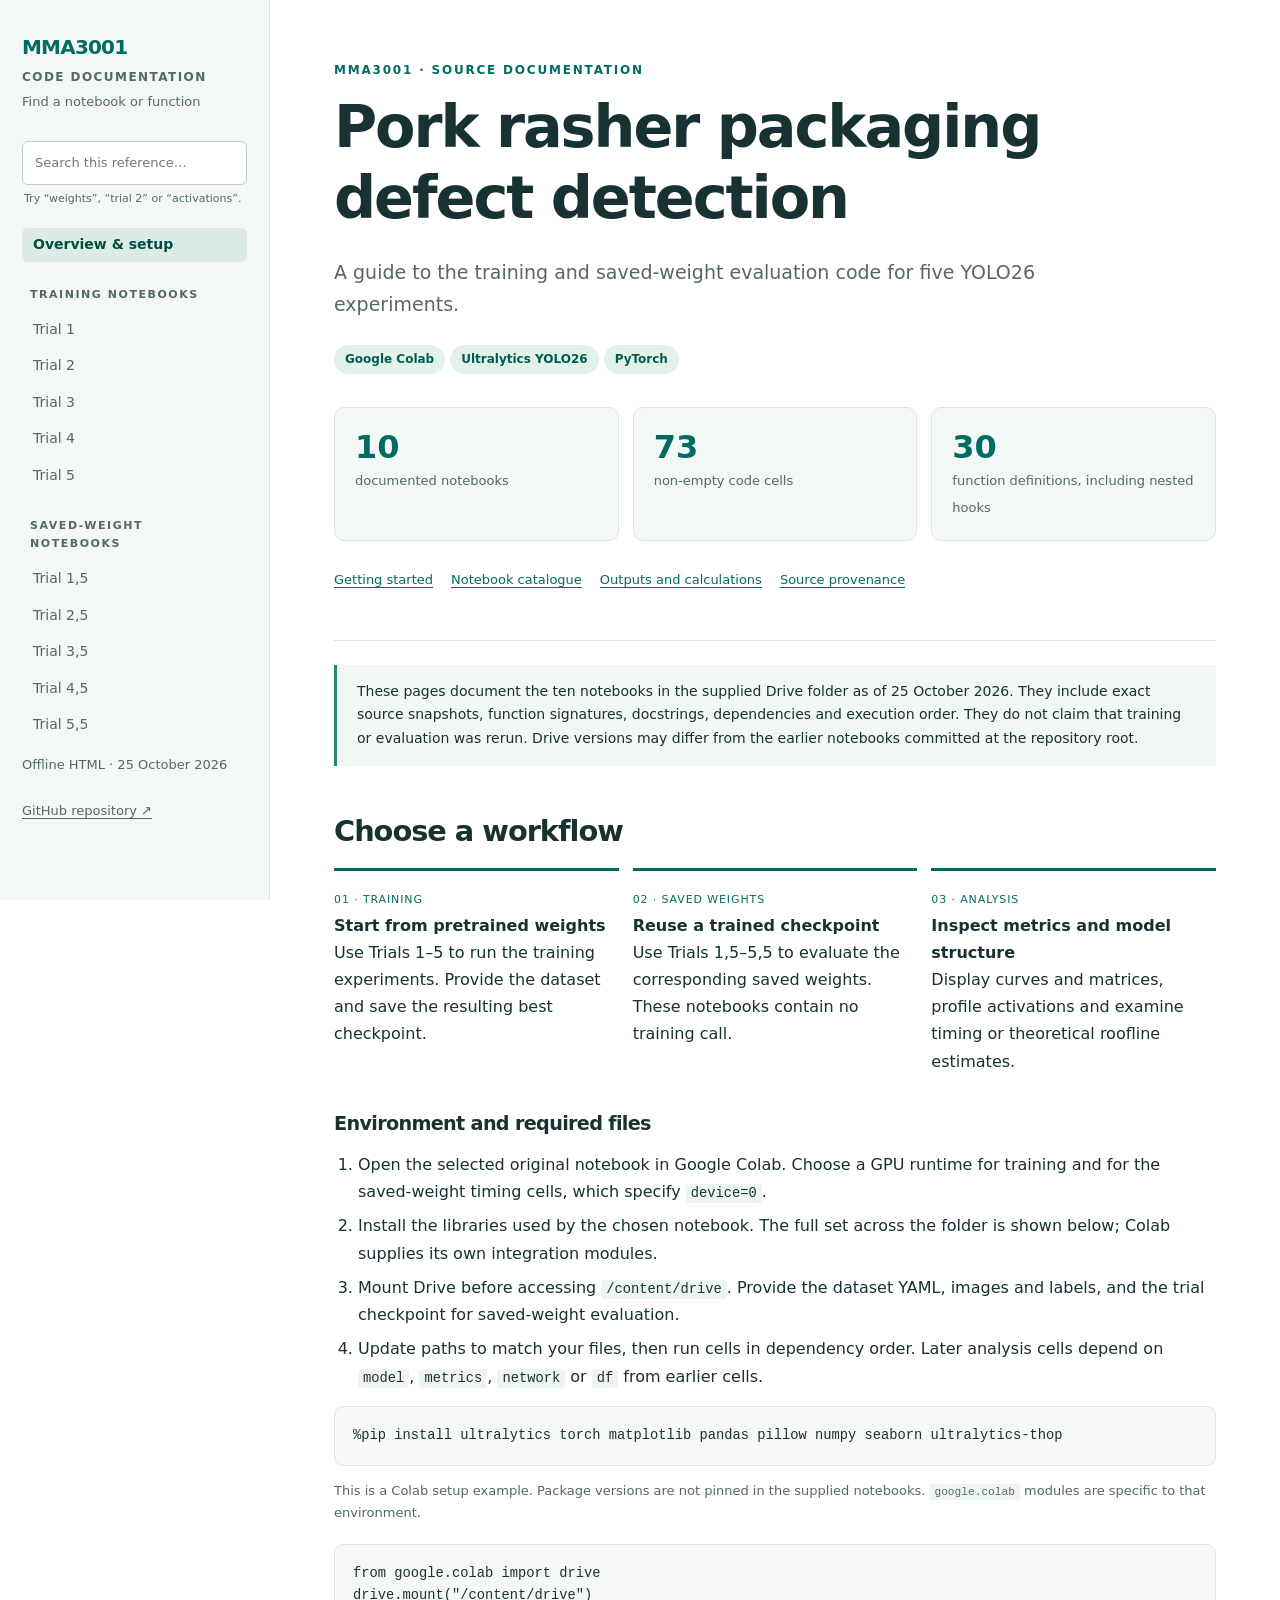
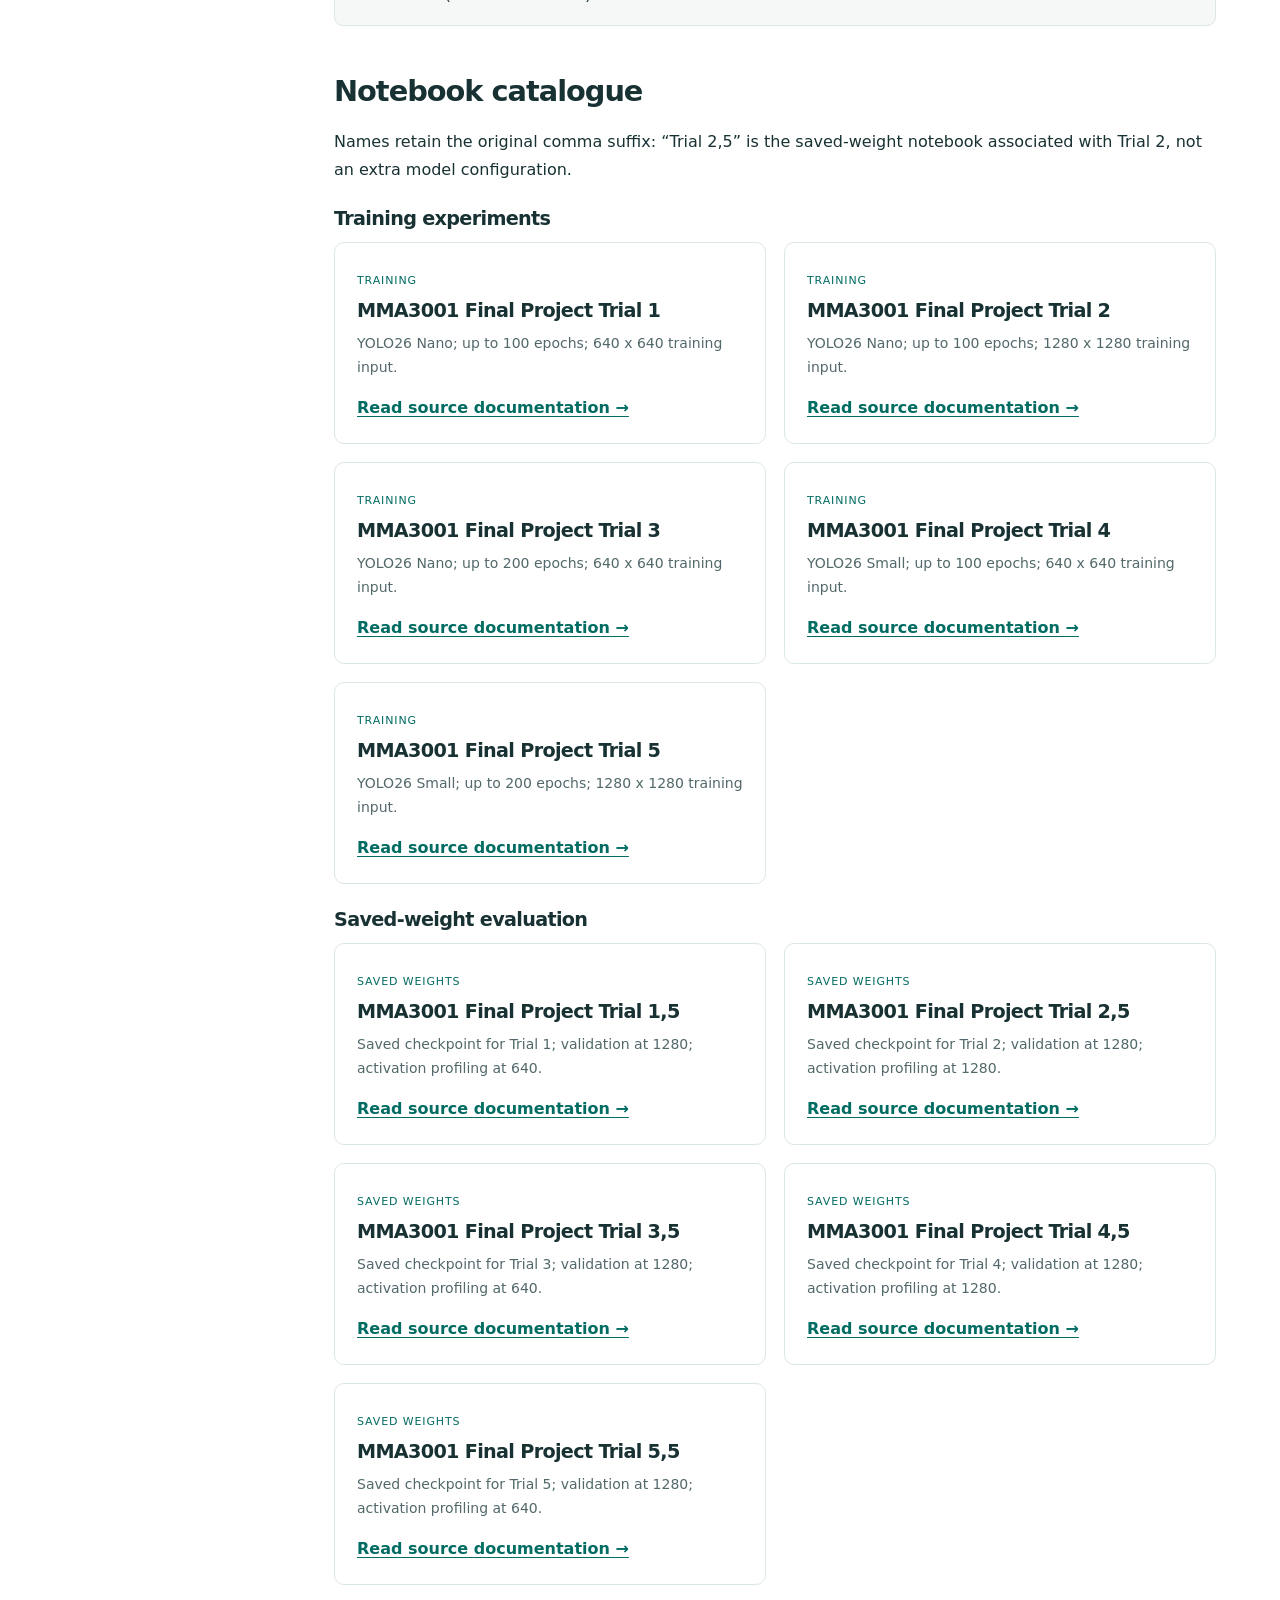
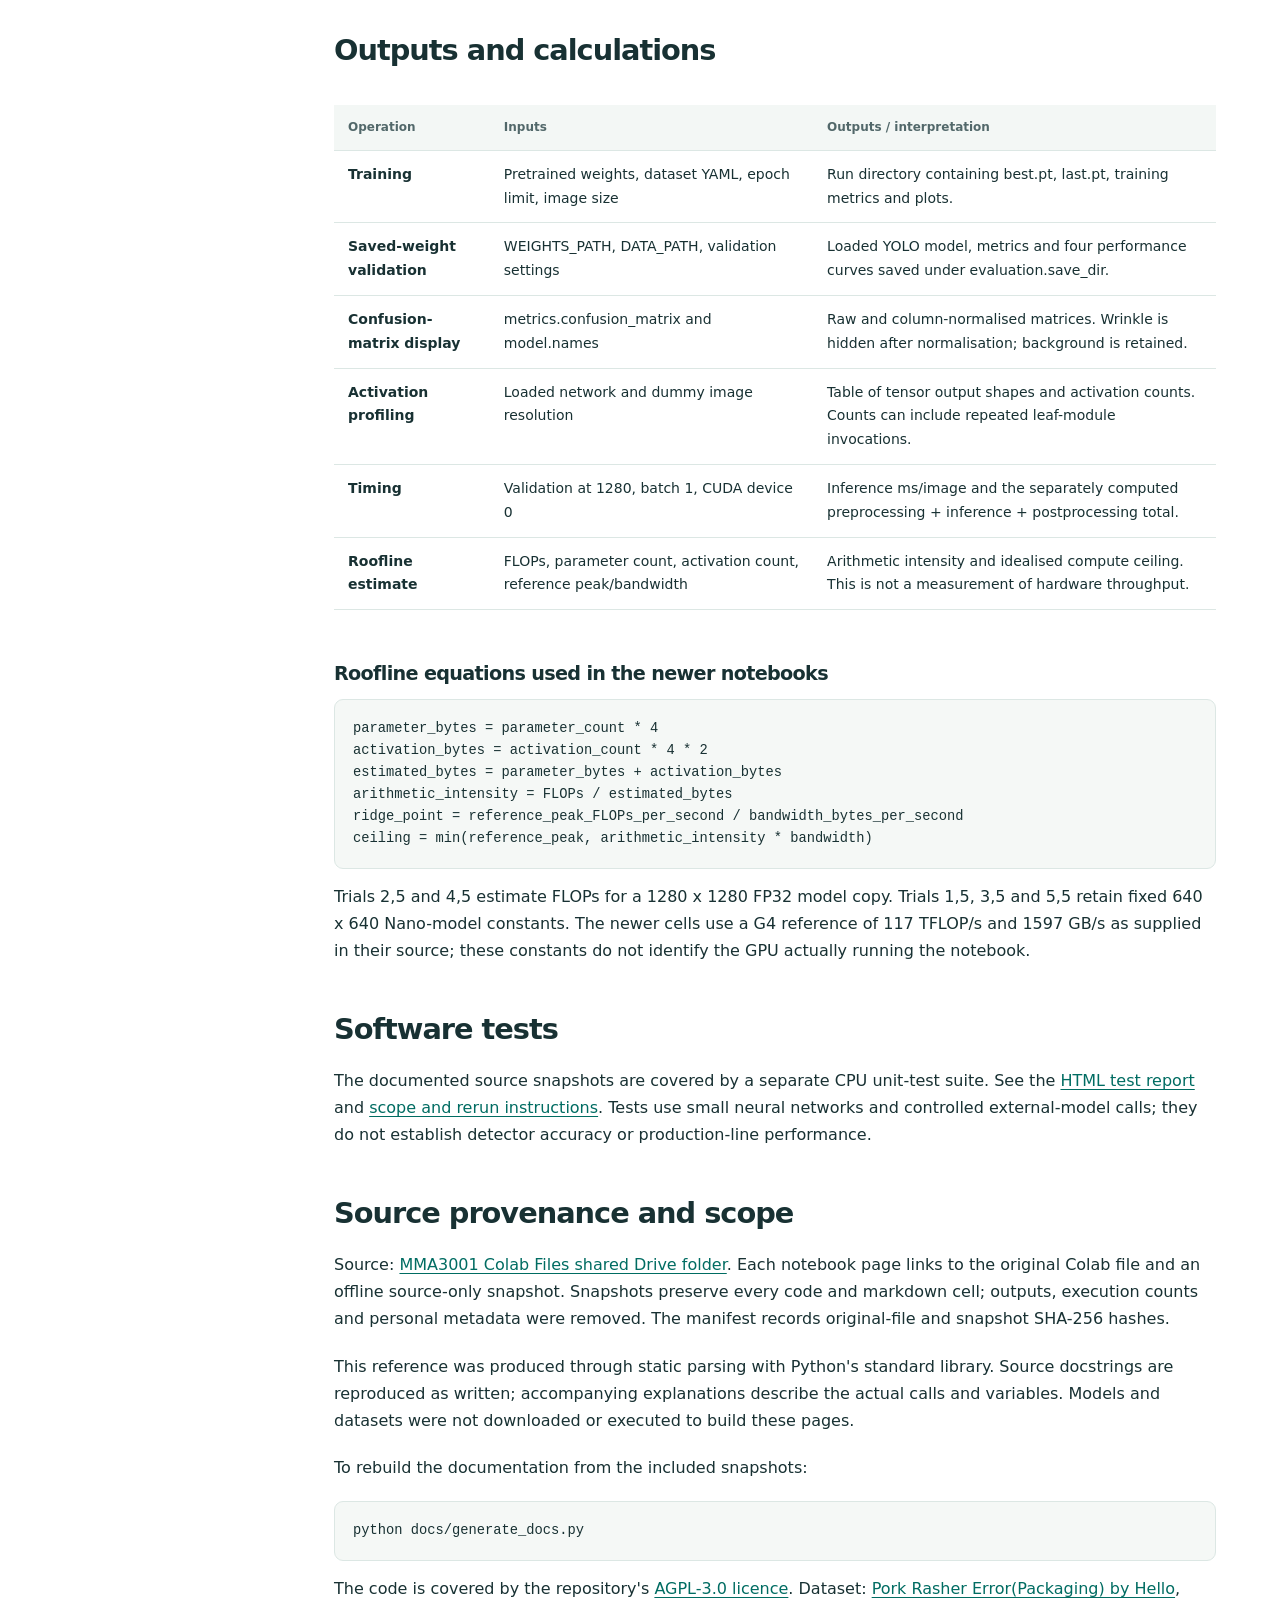
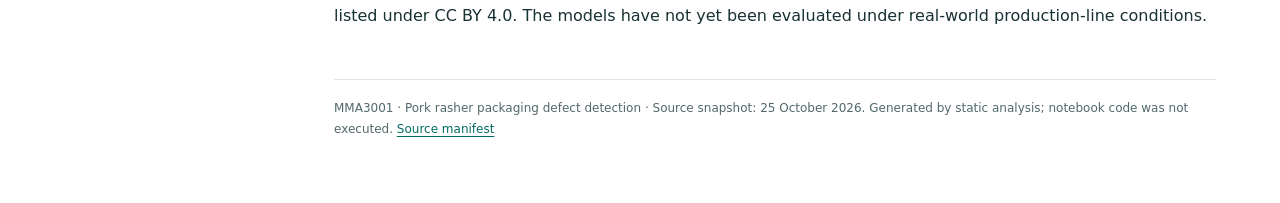
<file: docs/index.html>
<!doctype html>
<html lang="en"><head><meta charset="utf-8"><meta name="viewport" content="width=device-width,initial-scale=1"><meta name="description" content="MMA3001 trial notebook source documentation, setup and function reference."><title>Overview | MMA3001 code reference</title><link rel="stylesheet" href="assets/style.css"><script src="assets/docs.js" defer></script></head>
<body><aside class="sidebar"><a class="brand" href="index.html">MMA3001<small>Code documentation</small></a><label for="search" class="small">Find a notebook or function</label><input class="search" id="search" type="search" placeholder="Search this reference…"><p class="searchhint">Try “weights”, “trial 2” or “activations”.</p><nav aria-label="Documentation"><a class="navlink active" href="index.html">Overview &amp; setup</a><div class="navgroup">Training notebooks</div><a class="navlink" data-search="mma3001 final project trial 1 training notebooks make_hook make_hook.hook" href="training-trial-1.html">Trial 1</a><a class="navlink" data-search="mma3001 final project trial 2 training notebooks make_hook make_hook.hook" href="training-trial-2.html">Trial 2</a><a class="navlink" data-search="mma3001 final project trial 3 training notebooks make_hook make_hook.hook" href="training-trial-3.html">Trial 3</a><a class="navlink" data-search="mma3001 final project trial 4 training notebooks make_hook make_hook.hook" href="training-trial-4.html">Trial 4</a><a class="navlink" data-search="mma3001 final project trial 5 training notebooks make_hook make_hook.hook" href="training-trial-5.html">Trial 5</a><div class="navgroup">Saved-weight notebooks</div><a class="navlink" data-search="mma3001 final project trial 1,5 saved-weight notebooks evaluate_and_plot collect_layer_activations collect_layer_activations.make_hook collect_layer_activations.make_hook.hook" href="weights-trial-1.html">Trial 1,5</a><a class="navlink" data-search="mma3001 final project trial 2,5 saved-weight notebooks evaluate_and_plot collect_layer_activations collect_layer_activations.make_hook collect_layer_activations.make_hook.hook" href="weights-trial-2.html">Trial 2,5</a><a class="navlink" data-search="mma3001 final project trial 3,5 saved-weight notebooks evaluate_and_plot collect_layer_activations collect_layer_activations.make_hook collect_layer_activations.make_hook.hook" href="weights-trial-3.html">Trial 3,5</a><a class="navlink" data-search="mma3001 final project trial 4,5 saved-weight notebooks evaluate_and_plot collect_layer_activations collect_layer_activations.make_hook collect_layer_activations.make_hook.hook" href="weights-trial-4.html">Trial 4,5</a><a class="navlink" data-search="mma3001 final project trial 5,5 saved-weight notebooks evaluate_and_plot collect_layer_activations collect_layer_activations.make_hook collect_layer_activations.make_hook.hook" href="weights-trial-5.html">Trial 5,5</a></nav><p class="small">Offline HTML · 25 October 2026</p><a class="small" href="https://github.com/Rafif-AA/MMA3001-Final-Project">GitHub repository ↗</a></aside><main><header class="hero"><div class="eyebrow">MMA3001 · Source documentation</div><h1>Pork rasher packaging<br>defect detection</h1><p class="lead">A guide to the training and saved-weight evaluation code for five YOLO26 experiments.</p><span class="pill">Google Colab</span><span class="pill">Ultralytics YOLO26</span><span class="pill">PyTorch</span><div class="stats"><div class="stat"><strong>10</strong><span>documented notebooks</span></div><div class="stat"><strong>73</strong><span>non-empty code cells</span></div><div class="stat"><strong>30</strong><span>function definitions, including nested hooks</span></div></div><div class="toc"><a href="#start">Getting started</a><a href="#catalogue">Notebook catalogue</a><a href="#outputs">Outputs and calculations</a><a href="#sources">Source provenance</a></div></header><div class="notice">These pages document the ten notebooks in the supplied Drive folder as of 25 October 2026. They include exact source snapshots, function signatures, docstrings, dependencies and execution order. They do not claim that training or evaluation was rerun. Drive versions may differ from the earlier notebooks committed at the repository root.</div><h2 id="start">Choose a workflow</h2><div class="workflow"><div><span class="badge">01 · Training</span><b>Start from pretrained weights</b>Use Trials 1–5 to run the training experiments. Provide the dataset and save the resulting best checkpoint.</div><div><span class="badge">02 · Saved weights</span><b>Reuse a trained checkpoint</b>Use Trials 1,5–5,5 to evaluate the corresponding saved weights. These notebooks contain no training call.</div><div><span class="badge">03 · Analysis</span><b>Inspect metrics and model structure</b>Display curves and matrices, profile activations and examine timing or theoretical roofline estimates.</div></div><h3>Environment and required files</h3><ol><li>Open the selected original notebook in Google Colab. Choose a GPU runtime for training and for the saved-weight timing cells, which specify <code>device=0</code>.</li><li>Install the libraries used by the chosen notebook. The full set across the folder is shown below; Colab supplies its own integration modules.</li><li>Mount Drive before accessing <code>/content/drive</code>. Provide the dataset YAML, images and labels, and the trial checkpoint for saved-weight evaluation.</li><li>Update paths to match your files, then run cells in dependency order. Later analysis cells depend on <code>model</code>, <code>metrics</code>, <code>network</code> or <code>df</code> from earlier cells.</li></ol><pre>%pip install ultralytics torch matplotlib pandas pillow numpy seaborn ultralytics-thop</pre><p class="small">This is a Colab setup example. Package versions are not pinned in the supplied notebooks. <code>google.colab</code> modules are specific to that environment.</p><pre>from google.colab import drive
drive.mount("/content/drive")</pre><h2 id="catalogue">Notebook catalogue</h2><p>Names retain the original comma suffix: “Trial 2,5” is the saved-weight notebook associated with Trial 2, not an extra model configuration.</p><h3>Training experiments</h3><div class="grid"><article class="card" data-search="mma3001 final project trial 1 training experiments make_hook make_hook.hook"><span class="badge">Training</span><h3>MMA3001 Final Project Trial 1</h3><p>YOLO26 Nano; up to 100 epochs; 640 x 640 training input.</p><a href="training-trial-1.html">Read source documentation →</a></article><article class="card" data-search="mma3001 final project trial 2 training experiments make_hook make_hook.hook"><span class="badge">Training</span><h3>MMA3001 Final Project Trial 2</h3><p>YOLO26 Nano; up to 100 epochs; 1280 x 1280 training input.</p><a href="training-trial-2.html">Read source documentation →</a></article><article class="card" data-search="mma3001 final project trial 3 training experiments make_hook make_hook.hook"><span class="badge">Training</span><h3>MMA3001 Final Project Trial 3</h3><p>YOLO26 Nano; up to 200 epochs; 640 x 640 training input.</p><a href="training-trial-3.html">Read source documentation →</a></article><article class="card" data-search="mma3001 final project trial 4 training experiments make_hook make_hook.hook"><span class="badge">Training</span><h3>MMA3001 Final Project Trial 4</h3><p>YOLO26 Small; up to 100 epochs; 640 x 640 training input.</p><a href="training-trial-4.html">Read source documentation →</a></article><article class="card" data-search="mma3001 final project trial 5 training experiments make_hook make_hook.hook"><span class="badge">Training</span><h3>MMA3001 Final Project Trial 5</h3><p>YOLO26 Small; up to 200 epochs; 1280 x 1280 training input.</p><a href="training-trial-5.html">Read source documentation →</a></article></div><h3>Saved-weight evaluation</h3><div class="grid"><article class="card" data-search="mma3001 final project trial 1,5 saved-weight evaluation evaluate_and_plot collect_layer_activations collect_layer_activations.make_hook collect_layer_activations.make_hook.hook"><span class="badge">Saved weights</span><h3>MMA3001 Final Project Trial 1,5</h3><p>Saved checkpoint for Trial 1; validation at 1280; activation profiling at 640.</p><a href="weights-trial-1.html">Read source documentation →</a></article><article class="card" data-search="mma3001 final project trial 2,5 saved-weight evaluation evaluate_and_plot collect_layer_activations collect_layer_activations.make_hook collect_layer_activations.make_hook.hook"><span class="badge">Saved weights</span><h3>MMA3001 Final Project Trial 2,5</h3><p>Saved checkpoint for Trial 2; validation at 1280; activation profiling at 1280.</p><a href="weights-trial-2.html">Read source documentation →</a></article><article class="card" data-search="mma3001 final project trial 3,5 saved-weight evaluation evaluate_and_plot collect_layer_activations collect_layer_activations.make_hook collect_layer_activations.make_hook.hook"><span class="badge">Saved weights</span><h3>MMA3001 Final Project Trial 3,5</h3><p>Saved checkpoint for Trial 3; validation at 1280; activation profiling at 640.</p><a href="weights-trial-3.html">Read source documentation →</a></article><article class="card" data-search="mma3001 final project trial 4,5 saved-weight evaluation evaluate_and_plot collect_layer_activations collect_layer_activations.make_hook collect_layer_activations.make_hook.hook"><span class="badge">Saved weights</span><h3>MMA3001 Final Project Trial 4,5</h3><p>Saved checkpoint for Trial 4; validation at 1280; activation profiling at 1280.</p><a href="weights-trial-4.html">Read source documentation →</a></article><article class="card" data-search="mma3001 final project trial 5,5 saved-weight evaluation evaluate_and_plot collect_layer_activations collect_layer_activations.make_hook collect_layer_activations.make_hook.hook"><span class="badge">Saved weights</span><h3>MMA3001 Final Project Trial 5,5</h3><p>Saved checkpoint for Trial 5; validation at 1280; activation profiling at 640.</p><a href="weights-trial-5.html">Read source documentation →</a></article></div><h2 id="outputs">Outputs and calculations</h2><div class="tablewrap"><table><thead><tr><th>Operation</th><th>Inputs</th><th>Outputs / interpretation</th></tr></thead><tbody><tr><td>Training</td><td>Pretrained weights, dataset YAML, epoch limit, image size</td><td>Run directory containing best.pt, last.pt, training metrics and plots.</td></tr><tr><td>Saved-weight validation</td><td>WEIGHTS_PATH, DATA_PATH, validation settings</td><td>Loaded YOLO model, metrics and four performance curves saved under evaluation.save_dir.</td></tr><tr><td>Confusion-matrix display</td><td>metrics.confusion_matrix and model.names</td><td>Raw and column-normalised matrices. Wrinkle is hidden after normalisation; background is retained.</td></tr><tr><td>Activation profiling</td><td>Loaded network and dummy image resolution</td><td>Table of tensor output shapes and activation counts. Counts can include repeated leaf-module invocations.</td></tr><tr><td>Timing</td><td>Validation at 1280, batch 1, CUDA device 0</td><td>Inference ms/image and the separately computed preprocessing + inference + postprocessing total.</td></tr><tr><td>Roofline estimate</td><td>FLOPs, parameter count, activation count, reference peak/bandwidth</td><td>Arithmetic intensity and idealised compute ceiling. This is not a measurement of hardware throughput.</td></tr></tbody></table></div><h3>Roofline equations used in the newer notebooks</h3><pre>parameter_bytes = parameter_count * 4
activation_bytes = activation_count * 4 * 2
estimated_bytes = parameter_bytes + activation_bytes
arithmetic_intensity = FLOPs / estimated_bytes
ridge_point = reference_peak_FLOPs_per_second / bandwidth_bytes_per_second
ceiling = min(reference_peak, arithmetic_intensity * bandwidth)</pre><p>Trials 2,5 and 4,5 estimate FLOPs for a 1280 x 1280 FP32 model copy. Trials 1,5, 3,5 and 5,5 retain fixed 640 x 640 Nano-model constants. The newer cells use a G4 reference of 117 TFLOP/s and 1597 GB/s as supplied in their source; these constants do not identify the GPU actually running the notebook.</p><h2>Software tests</h2><p>The documented source snapshots are covered by a separate CPU unit-test suite. See the <a href="../reports/test_report.html">HTML test report</a> and <a href="../tests/README.md">scope and rerun instructions</a>. Tests use small neural networks and controlled external-model calls; they do not establish detector accuracy or production-line performance.</p><h2 id="sources">Source provenance and scope</h2><p>Source: <a href="https://drive.google.com/drive/folders/1L7CqHadYiNWEeMiAlu7-QRTLIzC0RylO">MMA3001 Colab Files shared Drive folder</a>. Each notebook page links to the original Colab file and an offline source-only snapshot. Snapshots preserve every code and markdown cell; outputs, execution counts and personal metadata were removed. The manifest records original-file and snapshot SHA-256 hashes.</p><p>This reference was produced through static parsing with Python's standard library. Source docstrings are reproduced as written; accompanying explanations describe the actual calls and variables. Models and datasets were not downloaded or executed to build these pages.</p><p>To rebuild the documentation from the included snapshots:</p><pre>python docs/generate_docs.py</pre><p>The code is covered by the repository's <a href="../LICENSE">AGPL-3.0 licence</a>. Dataset: <a href="https://universe.roboflow.com/hello-2aqe0/pork-rasher-error-packaging">Pork Rasher Error(Packaging) by Hello</a>, listed under CC BY 4.0. The models have not yet been evaluated under real-world production-line conditions.</p><footer class="footer">MMA3001 · Pork rasher packaging defect detection · Source snapshot: 25 October 2026. Generated by static analysis; notebook code was not executed. <a href="source-notebooks/manifest.json">Source manifest</a></footer></main></body></html>
</file>
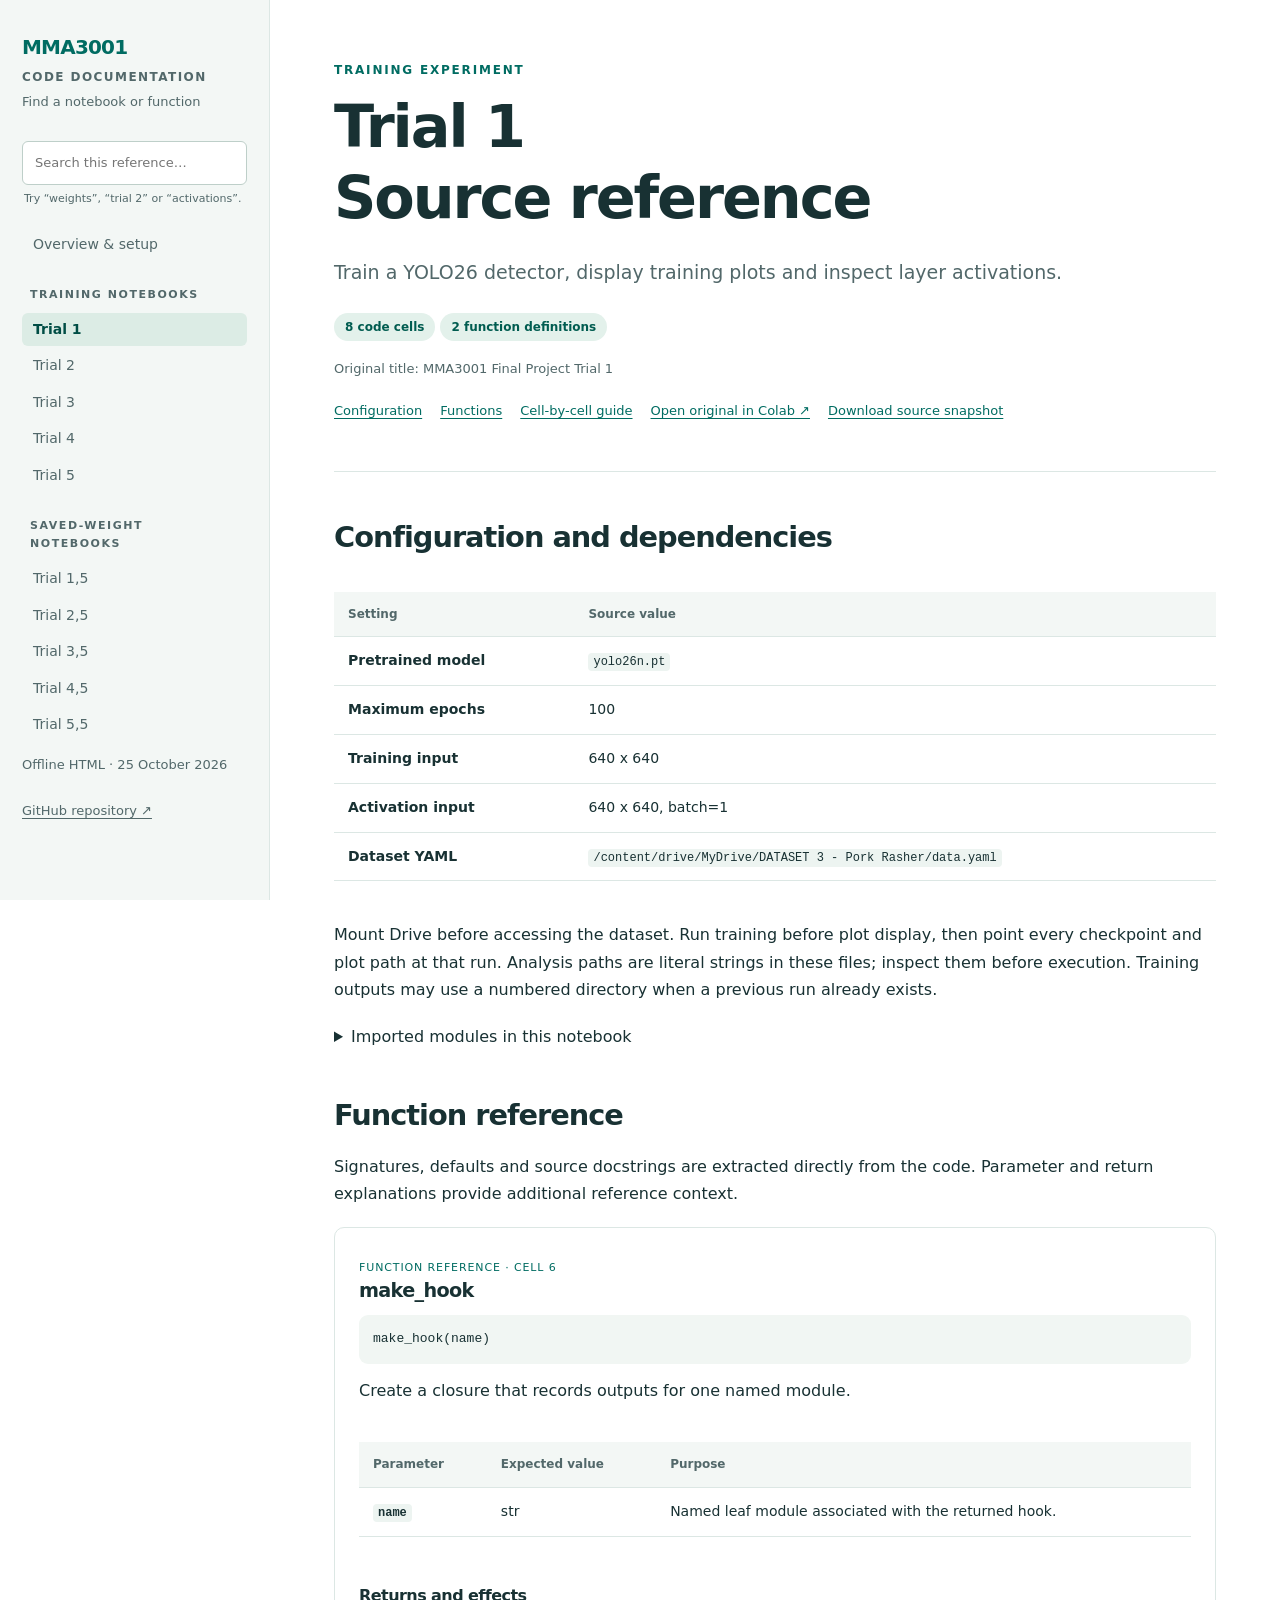
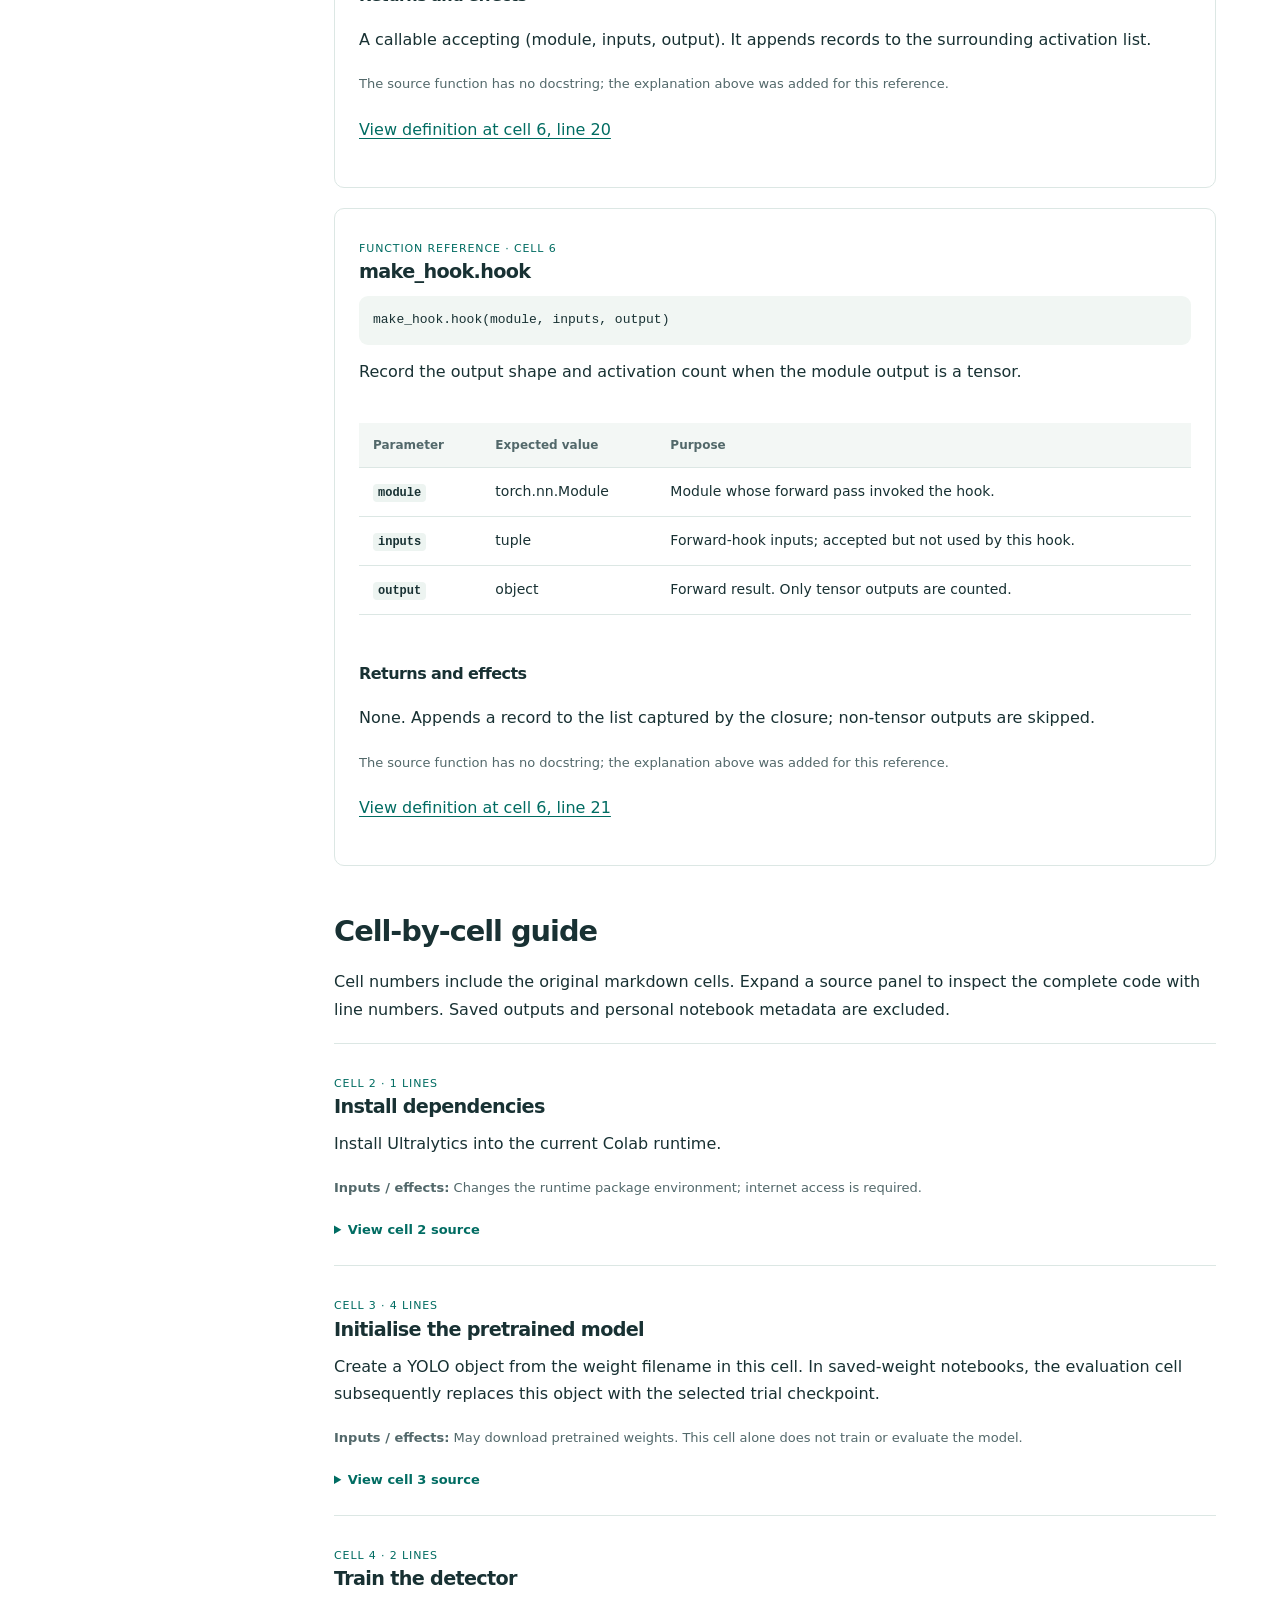
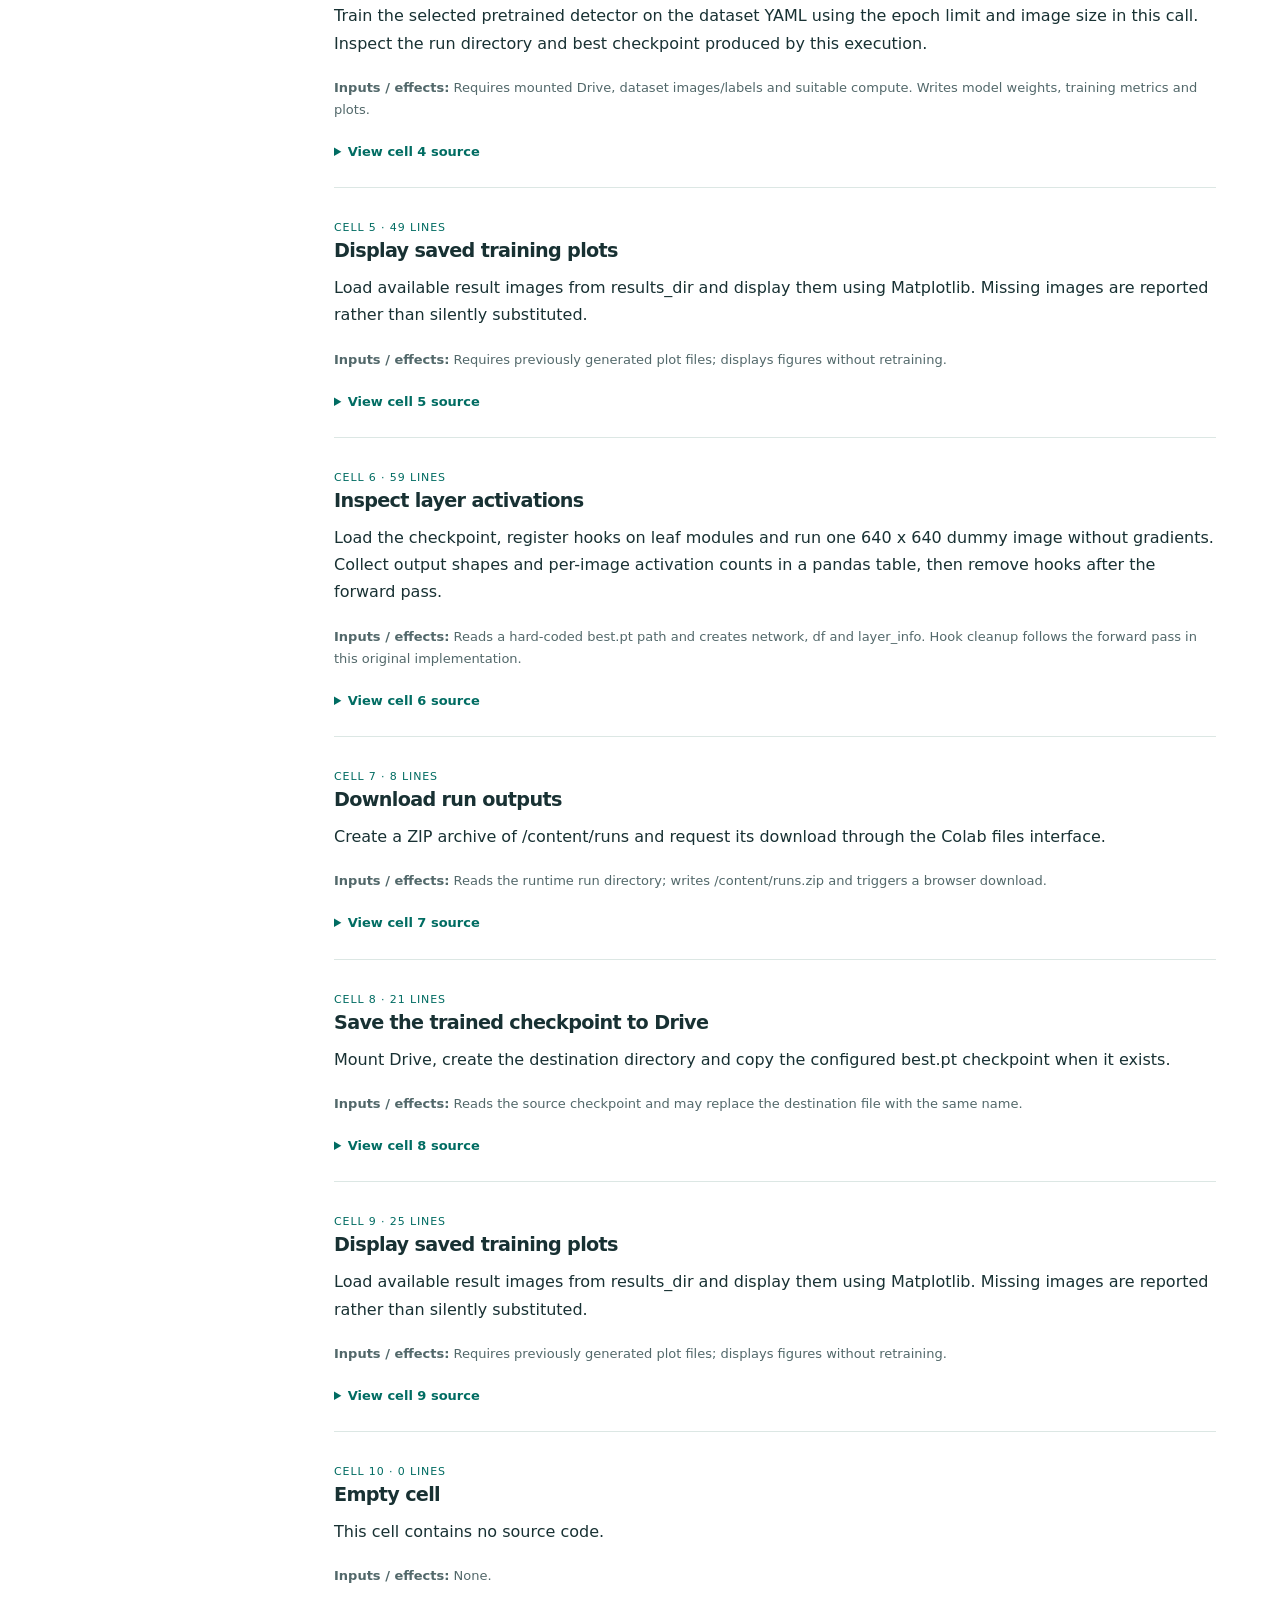
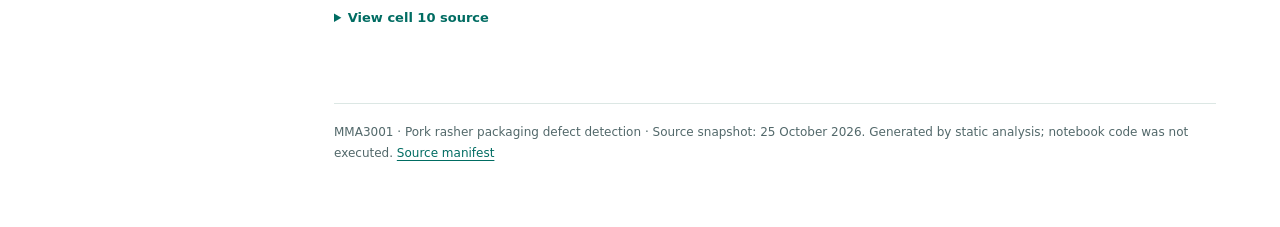
<file: docs/training-trial-1.html>
<!doctype html>
<html lang="en"><head><meta charset="utf-8"><meta name="viewport" content="width=device-width,initial-scale=1"><meta name="description" content="MMA3001 trial notebook source documentation, setup and function reference."><title>Trial 1 | MMA3001 code reference</title><link rel="stylesheet" href="assets/style.css"><script src="assets/docs.js" defer></script></head>
<body><aside class="sidebar"><a class="brand" href="index.html">MMA3001<small>Code documentation</small></a><label for="search" class="small">Find a notebook or function</label><input class="search" id="search" type="search" placeholder="Search this reference…"><p class="searchhint">Try “weights”, “trial 2” or “activations”.</p><nav aria-label="Documentation"><a class="navlink" href="index.html">Overview &amp; setup</a><div class="navgroup">Training notebooks</div><a class="navlink active" data-search="mma3001 final project trial 1 training notebooks make_hook make_hook.hook" href="training-trial-1.html">Trial 1</a><a class="navlink" data-search="mma3001 final project trial 2 training notebooks make_hook make_hook.hook" href="training-trial-2.html">Trial 2</a><a class="navlink" data-search="mma3001 final project trial 3 training notebooks make_hook make_hook.hook" href="training-trial-3.html">Trial 3</a><a class="navlink" data-search="mma3001 final project trial 4 training notebooks make_hook make_hook.hook" href="training-trial-4.html">Trial 4</a><a class="navlink" data-search="mma3001 final project trial 5 training notebooks make_hook make_hook.hook" href="training-trial-5.html">Trial 5</a><div class="navgroup">Saved-weight notebooks</div><a class="navlink" data-search="mma3001 final project trial 1,5 saved-weight notebooks evaluate_and_plot collect_layer_activations collect_layer_activations.make_hook collect_layer_activations.make_hook.hook" href="weights-trial-1.html">Trial 1,5</a><a class="navlink" data-search="mma3001 final project trial 2,5 saved-weight notebooks evaluate_and_plot collect_layer_activations collect_layer_activations.make_hook collect_layer_activations.make_hook.hook" href="weights-trial-2.html">Trial 2,5</a><a class="navlink" data-search="mma3001 final project trial 3,5 saved-weight notebooks evaluate_and_plot collect_layer_activations collect_layer_activations.make_hook collect_layer_activations.make_hook.hook" href="weights-trial-3.html">Trial 3,5</a><a class="navlink" data-search="mma3001 final project trial 4,5 saved-weight notebooks evaluate_and_plot collect_layer_activations collect_layer_activations.make_hook collect_layer_activations.make_hook.hook" href="weights-trial-4.html">Trial 4,5</a><a class="navlink" data-search="mma3001 final project trial 5,5 saved-weight notebooks evaluate_and_plot collect_layer_activations collect_layer_activations.make_hook collect_layer_activations.make_hook.hook" href="weights-trial-5.html">Trial 5,5</a></nav><p class="small">Offline HTML · 25 October 2026</p><a class="small" href="https://github.com/Rafif-AA/MMA3001-Final-Project">GitHub repository ↗</a></aside><main><header class="hero"><div class="eyebrow">Training experiment</div><h1>Trial 1<br>Source reference</h1><p class="lead">Train a YOLO26 detector, display training plots and inspect layer activations.</p><span class="pill">8 code cells</span><span class="pill">2 function definitions</span><p class="small">Original title: MMA3001 Final Project Trial 1</p><div class="toc"><a href="#configuration">Configuration</a><a href="#functions">Functions</a><a href="#cells">Cell-by-cell guide</a><a href="https://colab.research.google.com/drive/1hCGKRo3IoN_Vuz6JijjgxpeQgiZaByPn">Open original in Colab ↗</a><a download href="source-notebooks/MMA3001_Final_Project_Trial_1.ipynb">Download source snapshot</a></div></header><h2 id="configuration">Configuration and dependencies</h2><div class="tablewrap"><table><thead><tr><th>Setting</th><th>Source value</th></tr></thead><tbody><tr><td>Pretrained model</td><td><code>yolo26n.pt</code></td></tr><tr><td>Maximum epochs</td><td>100</td></tr><tr><td>Training input</td><td>640 x 640</td></tr><tr><td>Activation input</td><td>640 x 640, batch=1</td></tr><tr><td>Dataset YAML</td><td><code>/content/drive/MyDrive/DATASET 3 - Pork Rasher/data.yaml</code></td></tr></tbody></table></div><p>Mount Drive before accessing the dataset. Run training before plot display, then point every checkpoint and plot path at that run. Analysis paths are literal strings in these files; inspect them before execution. Training outputs may use a numbered directory when a previous run already exists.</p><details><summary>Imported modules in this notebook</summary><pre>from PIL import Image
from google.colab import drive
from google.colab import files
from ultralytics import YOLO
import matplotlib.pyplot as plt
import os
import pandas as pd
import shutil
import torch</pre></details><h2 id="functions">Function reference</h2><p>Signatures, defaults and source docstrings are extracted directly from the code. Parameter and return explanations provide additional reference context.</p><article class="api" id="function-6-make_hook"><span class="badge">Function reference · cell 6</span><h3>make_hook</h3><pre class="sig">make_hook(name)</pre><p>Create a closure that records outputs for one named module.</p><div class="tablewrap"><table><thead><tr><th>Parameter</th><th>Expected value</th><th>Purpose</th></tr></thead><tbody><tr><td><code>name</code></td><td>str</td><td>Named leaf module associated with the returned hook.</td></tr></tbody></table></div><h4>Returns and effects</h4><p>A callable accepting (module, inputs, output). It appends records to the surrounding activation list.</p><p class="small">The source function has no docstring; the explanation above was added for this reference.</p><p><a href="#cell-6-line-20">View definition at cell 6, line 20</a></p></article><article class="api" id="function-6-make_hook-hook"><span class="badge">Function reference · cell 6</span><h3>make_hook.hook</h3><pre class="sig">make_hook.hook(module, inputs, output)</pre><p>Record the output shape and activation count when the module output is a tensor.</p><div class="tablewrap"><table><thead><tr><th>Parameter</th><th>Expected value</th><th>Purpose</th></tr></thead><tbody><tr><td><code>module</code></td><td>torch.nn.Module</td><td>Module whose forward pass invoked the hook.</td></tr><tr><td><code>inputs</code></td><td>tuple</td><td>Forward-hook inputs; accepted but not used by this hook.</td></tr><tr><td><code>output</code></td><td>object</td><td>Forward result. Only tensor outputs are counted.</td></tr></tbody></table></div><h4>Returns and effects</h4><p>None. Appends a record to the list captured by the closure; non-tensor outputs are skipped.</p><p class="small">The source function has no docstring; the explanation above was added for this reference.</p><p><a href="#cell-6-line-21">View definition at cell 6, line 21</a></p></article><h2 id="cells">Cell-by-cell guide</h2><p>Cell numbers include the original markdown cells. Expand a source panel to inspect the complete code with line numbers. Saved outputs and personal notebook metadata are excluded.</p><section class="cell" id="cell-2"><span class="badge">Cell 2 · 1 lines</span><h3>Install dependencies</h3><p>Install Ultralytics into the current Colab runtime.</p><p class="small"><b>Inputs / effects:</b> Changes the runtime package environment; internet access is required.</p><details><summary>View cell 2 source</summary><pre class="source"><code><span class="line" id="cell-2-line-1" data-line="1">!pip install ultralytics</span></code></pre></details></section><section class="cell" id="cell-3"><span class="badge">Cell 3 · 4 lines</span><h3>Initialise the pretrained model</h3><p>Create a YOLO object from the weight filename in this cell. In saved-weight notebooks, the evaluation cell subsequently replaces this object with the selected trial checkpoint.</p><p class="small"><b>Inputs / effects:</b> May download pretrained weights. This cell alone does not train or evaluate the model.</p><details><summary>View cell 3 source</summary><pre class="source"><code><span class="line" id="cell-3-line-1" data-line="1"><span class="k">from</span> ultralytics <span class="k">import</span> YOLO</span><span class="line" id="cell-3-line-2" data-line="2"></span><span class="line" id="cell-3-line-3" data-line="3"><span class="c"># Load YOLO26n model</span></span><span class="line" id="cell-3-line-4" data-line="4">model = YOLO(<span class="s">&quot;yolo26n.pt&quot;</span>)</span></code></pre></details></section><section class="cell" id="cell-4"><span class="badge">Cell 4 · 2 lines</span><h3>Train the detector</h3><p>Train the selected pretrained detector on the dataset YAML using the epoch limit and image size in this call. Inspect the run directory and best checkpoint produced by this execution.</p><p class="small"><b>Inputs / effects:</b> Requires mounted Drive, dataset images/labels and suitable compute. Writes model weights, training metrics and plots.</p><details><summary>View cell 4 source</summary><pre class="source"><code><span class="line" id="cell-4-line-1" data-line="1"><span class="c"># Train the model on your custom dataset from Google Drive</span></span><span class="line" id="cell-4-line-2" data-line="2">results = model.train(data=<span class="s">&quot;/content/drive/MyDrive/DATASET 3 - Pork Rasher/data.yaml&quot;</span>, epochs=<span class="n">100</span>, imgsz=<span class="n">640</span>)</span></code></pre></details></section><section class="cell" id="cell-5"><span class="badge">Cell 5 · 49 lines</span><h3>Display saved training plots</h3><p>Load available result images from results_dir and display them using Matplotlib. Missing images are reported rather than silently substituted.</p><p class="small"><b>Inputs / effects:</b> Requires previously generated plot files; displays figures without retraining.</p><details><summary>View cell 5 source</summary><pre class="source"><code><span class="line" id="cell-5-line-1" data-line="1"><span class="k">import</span> os</span><span class="line" id="cell-5-line-2" data-line="2"><span class="k">import</span> matplotlib.pyplot <span class="k">as</span> plt</span><span class="line" id="cell-5-line-3" data-line="3"><span class="k">from</span> PIL <span class="k">import</span> Image</span><span class="line" id="cell-5-line-4" data-line="4"></span><span class="line" id="cell-5-line-5" data-line="5"><span class="c"># Path to your YOLO training results</span></span><span class="line" id="cell-5-line-6" data-line="6">results_dir = <span class="s">&quot;/content/runs/detect/train&quot;</span></span><span class="line" id="cell-5-line-7" data-line="7"></span><span class="line" id="cell-5-line-8" data-line="8"><span class="c"># Evaluation plots to display</span></span><span class="line" id="cell-5-line-9" data-line="9">plot_files = [</span><span class="line" id="cell-5-line-10" data-line="10">    <span class="s">&quot;results.png&quot;</span>,</span><span class="line" id="cell-5-line-11" data-line="11">    <span class="s">&quot;BoxF1_curve.png&quot;</span>,</span><span class="line" id="cell-5-line-12" data-line="12">    <span class="s">&quot;BoxP_curve.png&quot;</span>,</span><span class="line" id="cell-5-line-13" data-line="13">    <span class="s">&quot;BoxR_curve.png&quot;</span>,</span><span class="line" id="cell-5-line-14" data-line="14">    <span class="s">&quot;BoxPR_curve.png&quot;</span>,</span><span class="line" id="cell-5-line-15" data-line="15">    <span class="s">&quot;confusion_matrix.png&quot;</span>,</span><span class="line" id="cell-5-line-16" data-line="16">    <span class="s">&quot;confusion_matrix_normalized.png&quot;</span></span><span class="line" id="cell-5-line-17" data-line="17">]</span><span class="line" id="cell-5-line-18" data-line="18"></span><span class="line" id="cell-5-line-19" data-line="19"><span class="c"># Create a figure with 2 columns</span></span><span class="line" id="cell-5-line-20" data-line="20">fig, axes = plt.subplots(<span class="n">4</span>, <span class="n">2</span>, figsize=(<span class="n">18</span>, <span class="n">24</span>))</span><span class="line" id="cell-5-line-21" data-line="21">axes = axes.flatten()</span><span class="line" id="cell-5-line-22" data-line="22"></span><span class="line" id="cell-5-line-23" data-line="23"><span class="k">for</span> i, filename <span class="k">in</span> enumerate(plot_files):</span><span class="line" id="cell-5-line-24" data-line="24">    filepath = os.path.join(results_dir, filename)</span><span class="line" id="cell-5-line-25" data-line="25"></span><span class="line" id="cell-5-line-26" data-line="26">    <span class="k">if</span> os.path.exists(filepath):</span><span class="line" id="cell-5-line-27" data-line="27">        img = Image.open(filepath)</span><span class="line" id="cell-5-line-28" data-line="28">        axes[i].imshow(img)</span><span class="line" id="cell-5-line-29" data-line="29">        axes[i].set_title(</span><span class="line" id="cell-5-line-30" data-line="30">            filename.replace(<span class="s">&quot;_&quot;</span>, <span class="s">&quot; &quot;</span>).replace(<span class="s">&quot;.png&quot;</span>, <span class="s">&quot;&quot;</span>),</span><span class="line" id="cell-5-line-31" data-line="31">            fontsize=<span class="n">14</span>,</span><span class="line" id="cell-5-line-32" data-line="32">            fontweight=<span class="s">&quot;bold&quot;</span></span><span class="line" id="cell-5-line-33" data-line="33">        )</span><span class="line" id="cell-5-line-34" data-line="34">    <span class="k">else</span>:</span><span class="line" id="cell-5-line-35" data-line="35">        axes[i].text(</span><span class="line" id="cell-5-line-36" data-line="36">            <span class="n">0.5</span>, <span class="n">0.5</span>,</span><span class="line" id="cell-5-line-37" data-line="37">            f&quot;{filename}\nNot found&quot;,</span><span class="line" id="cell-5-line-38" data-line="38">            ha=<span class="s">&quot;center&quot;</span>,</span><span class="line" id="cell-5-line-39" data-line="39">            va=<span class="s">&quot;center&quot;</span></span><span class="line" id="cell-5-line-40" data-line="40">        )</span><span class="line" id="cell-5-line-41" data-line="41"></span><span class="line" id="cell-5-line-42" data-line="42">    axes[i].axis(<span class="s">&quot;off&quot;</span>)</span><span class="line" id="cell-5-line-43" data-line="43"></span><span class="line" id="cell-5-line-44" data-line="44"><span class="c"># Hide unused subplot</span></span><span class="line" id="cell-5-line-45" data-line="45"><span class="k">for</span> j <span class="k">in</span> range(len(plot_files), len(axes)):</span><span class="line" id="cell-5-line-46" data-line="46">    axes[j].axis(<span class="s">&quot;off&quot;</span>)</span><span class="line" id="cell-5-line-47" data-line="47"></span><span class="line" id="cell-5-line-48" data-line="48">plt.tight_layout()</span><span class="line" id="cell-5-line-49" data-line="49">plt.show()</span></code></pre></details></section><section class="cell" id="cell-6"><span class="badge">Cell 6 · 59 lines</span><h3>Inspect layer activations</h3><p>Load the checkpoint, register hooks on leaf modules and run one 640 x 640 dummy image without gradients. Collect output shapes and per-image activation counts in a pandas table, then remove hooks after the forward pass.</p><p class="small"><b>Inputs / effects:</b> Reads a hard-coded best.pt path and creates network, df and layer_info. Hook cleanup follows the forward pass in this original implementation.</p><details><summary>View cell 6 source</summary><pre class="source"><code><span class="line" id="cell-6-line-1" data-line="1"><span class="k">import</span> torch</span><span class="line" id="cell-6-line-2" data-line="2"><span class="k">from</span> ultralytics <span class="k">import</span> YOLO</span><span class="line" id="cell-6-line-3" data-line="3"></span><span class="line" id="cell-6-line-4" data-line="4">model = YOLO(<span class="s">&quot;/content/runs/detect/train-4/weights/best.pt&quot;</span>)</span><span class="line" id="cell-6-line-5" data-line="5"></span><span class="line" id="cell-6-line-6" data-line="6">network = model.model</span><span class="line" id="cell-6-line-7" data-line="7">network.eval()</span><span class="line" id="cell-6-line-8" data-line="8"></span><span class="line" id="cell-6-line-9" data-line="9">device = next(network.parameters()).device</span><span class="line" id="cell-6-line-10" data-line="10"></span><span class="line" id="cell-6-line-11" data-line="11"><span class="c"># Use a dummy image of size 640x640</span></span><span class="line" id="cell-6-line-12" data-line="12">dummy_input = torch.zeros(</span><span class="line" id="cell-6-line-13" data-line="13">    <span class="n">1</span>, <span class="n">3</span>, <span class="n">640</span>, <span class="n">640</span>,</span><span class="line" id="cell-6-line-14" data-line="14">    device=device</span><span class="line" id="cell-6-line-15" data-line="15">)</span><span class="line" id="cell-6-line-16" data-line="16"></span><span class="line" id="cell-6-line-17" data-line="17">layer_info = []</span><span class="line" id="cell-6-line-18" data-line="18">hooks = []</span><span class="line" id="cell-6-line-19" data-line="19"></span><span class="line" id="cell-6-line-20" data-line="20"><span class="k">def</span> make_hook(name):</span><span class="line" id="cell-6-line-21" data-line="21">    <span class="k">def</span> hook(module, inputs, output):</span><span class="line" id="cell-6-line-22" data-line="22">        <span class="k">if</span> isinstance(output, torch.Tensor):</span><span class="line" id="cell-6-line-23" data-line="23">            shape = tuple(output.shape)</span><span class="line" id="cell-6-line-24" data-line="24"></span><span class="line" id="cell-6-line-25" data-line="25">            <span class="c"># Number of activations per image</span></span><span class="line" id="cell-6-line-26" data-line="26">            activations = output[<span class="n">0</span>].numel()</span><span class="line" id="cell-6-line-27" data-line="27"></span><span class="line" id="cell-6-line-28" data-line="28">            layer_info.append({</span><span class="line" id="cell-6-line-29" data-line="29">                <span class="s">&quot;Layer&quot;</span>: name,</span><span class="line" id="cell-6-line-30" data-line="30">                <span class="s">&quot;Type&quot;</span>: type(module).__name__,</span><span class="line" id="cell-6-line-31" data-line="31">                <span class="s">&quot;Output Shape&quot;</span>: shape,</span><span class="line" id="cell-6-line-32" data-line="32">                <span class="s">&quot;Activations&quot;</span>: activations</span><span class="line" id="cell-6-line-33" data-line="33">            })</span><span class="line" id="cell-6-line-34" data-line="34">    <span class="k">return</span> hook</span><span class="line" id="cell-6-line-35" data-line="35"></span><span class="line" id="cell-6-line-36" data-line="36"><span class="c"># Register hooks on leaf modules</span></span><span class="line" id="cell-6-line-37" data-line="37"><span class="k">for</span> name, module <span class="k">in</span> network.named_modules():</span><span class="line" id="cell-6-line-38" data-line="38">    <span class="k">if</span> name <span class="k">and</span> len(list(module.children())) == <span class="n">0</span>:</span><span class="line" id="cell-6-line-39" data-line="39">        hooks.append(</span><span class="line" id="cell-6-line-40" data-line="40">            module.register_forward_hook(make_hook(name))</span><span class="line" id="cell-6-line-41" data-line="41">        )</span><span class="line" id="cell-6-line-42" data-line="42"></span><span class="line" id="cell-6-line-43" data-line="43"><span class="c"># Perform forward pass</span></span><span class="line" id="cell-6-line-44" data-line="44"><span class="k">with</span> torch.no_grad():</span><span class="line" id="cell-6-line-45" data-line="45">    _ = network(dummy_input)</span><span class="line" id="cell-6-line-46" data-line="46"></span><span class="line" id="cell-6-line-47" data-line="47"><span class="c"># Remove hooks</span></span><span class="line" id="cell-6-line-48" data-line="48"><span class="k">for</span> hook <span class="k">in</span> hooks:</span><span class="line" id="cell-6-line-49" data-line="49">    hook.remove()</span><span class="line" id="cell-6-line-50" data-line="50"></span><span class="line" id="cell-6-line-51" data-line="51"><span class="c"># Display results</span></span><span class="line" id="cell-6-line-52" data-line="52"><span class="k">import</span> pandas <span class="k">as</span> pd</span><span class="line" id="cell-6-line-53" data-line="53"></span><span class="line" id="cell-6-line-54" data-line="54">df = pd.DataFrame(layer_info)</span><span class="line" id="cell-6-line-55" data-line="55"></span><span class="line" id="cell-6-line-56" data-line="56">display(df)</span><span class="line" id="cell-6-line-57" data-line="57"></span><span class="line" id="cell-6-line-58" data-line="58">print(<span class="s">&quot;Total recorded activations:&quot;</span>,</span><span class="line" id="cell-6-line-59" data-line="59">      f&quot;{df[<span class="s">&#x27;Activations&#x27;</span>].sum():,}&quot;)</span></code></pre></details></section><section class="cell" id="cell-7"><span class="badge">Cell 7 · 8 lines</span><h3>Download run outputs</h3><p>Create a ZIP archive of /content/runs and request its download through the Colab files interface.</p><p class="small"><b>Inputs / effects:</b> Reads the runtime run directory; writes /content/runs.zip and triggers a browser download.</p><details><summary>View cell 7 source</summary><pre class="source"><code><span class="line" id="cell-7-line-1" data-line="1"><span class="k">import</span> shutil</span><span class="line" id="cell-7-line-2" data-line="2"><span class="k">from</span> google.colab <span class="k">import</span> files</span><span class="line" id="cell-7-line-3" data-line="3"></span><span class="line" id="cell-7-line-4" data-line="4"><span class="c"># Zip the folder /content/runs into runs.zip</span></span><span class="line" id="cell-7-line-5" data-line="5">shutil.make_archive(<span class="s">&quot;/content/runs&quot;</span>, <span class="s">&quot;zip&quot;</span>, <span class="s">&quot;/content/runs&quot;</span>)</span><span class="line" id="cell-7-line-6" data-line="6"></span><span class="line" id="cell-7-line-7" data-line="7"><span class="c"># Download the zipped file</span></span><span class="line" id="cell-7-line-8" data-line="8">files.download(<span class="s">&quot;/content/runs.zip&quot;</span>)</span></code></pre></details></section><section class="cell" id="cell-8"><span class="badge">Cell 8 · 21 lines</span><h3>Save the trained checkpoint to Drive</h3><p>Mount Drive, create the destination directory and copy the configured best.pt checkpoint when it exists.</p><p class="small"><b>Inputs / effects:</b> Reads the source checkpoint and may replace the destination file with the same name.</p><details><summary>View cell 8 source</summary><pre class="source"><code><span class="line" id="cell-8-line-1" data-line="1"><span class="k">from</span> google.colab <span class="k">import</span> drive</span><span class="line" id="cell-8-line-2" data-line="2"><span class="k">import</span> os</span><span class="line" id="cell-8-line-3" data-line="3"><span class="k">import</span> shutil</span><span class="line" id="cell-8-line-4" data-line="4"></span><span class="line" id="cell-8-line-5" data-line="5"><span class="c"># Mount Google Drive</span></span><span class="line" id="cell-8-line-6" data-line="6">drive.mount(<span class="s">&#x27;/content/drive&#x27;</span>)</span><span class="line" id="cell-8-line-7" data-line="7"></span><span class="line" id="cell-8-line-8" data-line="8"><span class="c"># Define the paths</span></span><span class="line" id="cell-8-line-9" data-line="9">source_path = <span class="s">&#x27;/content/runs/detect/train/weights/best.pt&#x27;</span></span><span class="line" id="cell-8-line-10" data-line="10">dest_folder = <span class="s">&#x27;/content/drive/MyDrive/YOLO26n Saved Weight&#x27;</span></span><span class="line" id="cell-8-line-11" data-line="11">dest_path = os.path.join(dest_folder, <span class="s">&#x27;best.pt&#x27;</span>)</span><span class="line" id="cell-8-line-12" data-line="12"></span><span class="line" id="cell-8-line-13" data-line="13"><span class="c"># Create the destination directory if it doesn&#x27;t exist</span></span><span class="line" id="cell-8-line-14" data-line="14">os.makedirs(dest_folder, exist_ok=<span class="k">True</span>)</span><span class="line" id="cell-8-line-15" data-line="15"></span><span class="line" id="cell-8-line-16" data-line="16"><span class="c"># Copy the file to Google Drive</span></span><span class="line" id="cell-8-line-17" data-line="17"><span class="k">if</span> os.path.exists(source_path):</span><span class="line" id="cell-8-line-18" data-line="18">    shutil.copy(source_path, dest_path)</span><span class="line" id="cell-8-line-19" data-line="19">    print(f&quot;Successfully saved &#x27;{source_path}&#x27; to &#x27;{dest_path}&#x27;&quot;)</span><span class="line" id="cell-8-line-20" data-line="20"><span class="k">else</span>:</span><span class="line" id="cell-8-line-21" data-line="21">    print(f&quot;Error: Source file &#x27;{source_path}&#x27; not found. Please verify the path.&quot;)</span></code></pre></details></section><section class="cell" id="cell-9"><span class="badge">Cell 9 · 25 lines</span><h3>Display saved training plots</h3><p>Load available result images from results_dir and display them using Matplotlib. Missing images are reported rather than silently substituted.</p><p class="small"><b>Inputs / effects:</b> Requires previously generated plot files; displays figures without retraining.</p><details><summary>View cell 9 source</summary><pre class="source"><code><span class="line" id="cell-9-line-1" data-line="1"><span class="k">import</span> os</span><span class="line" id="cell-9-line-2" data-line="2"><span class="k">import</span> matplotlib.pyplot <span class="k">as</span> plt</span><span class="line" id="cell-9-line-3" data-line="3"><span class="k">from</span> PIL <span class="k">import</span> Image</span><span class="line" id="cell-9-line-4" data-line="4"></span><span class="line" id="cell-9-line-5" data-line="5">results_dir = <span class="s">&quot;/content/runs/detect/train&quot;</span></span><span class="line" id="cell-9-line-6" data-line="6"></span><span class="line" id="cell-9-line-7" data-line="7"><span class="c"># Target files containing confusion matrices and metric progress (mAP50, mAP50-95)</span></span><span class="line" id="cell-9-line-8" data-line="8">files_to_show = [</span><span class="line" id="cell-9-line-9" data-line="9">    (<span class="s">&quot;confusion_matrix.png&quot;</span>, <span class="s">&quot;Confusion Matrix&quot;</span>),</span><span class="line" id="cell-9-line-10" data-line="10">    (<span class="s">&quot;confusion_matrix_normalized.png&quot;</span>, <span class="s">&quot;Confusion Matrix (Normalized)&quot;</span>),</span><span class="line" id="cell-9-line-11" data-line="11">    (<span class="s">&quot;results.png&quot;</span>, <span class="s">&quot;Results (mAP50 &amp; mAP50-95 Curves)&quot;</span>)</span><span class="line" id="cell-9-line-12" data-line="12">]</span><span class="line" id="cell-9-line-13" data-line="13"></span><span class="line" id="cell-9-line-14" data-line="14"><span class="c"># Display the targets side-by-side / sequentially with high resolution</span></span><span class="line" id="cell-9-line-15" data-line="15"><span class="k">for</span> filename, title <span class="k">in</span> files_to_show:</span><span class="line" id="cell-9-line-16" data-line="16">    filepath = os.path.join(results_dir, filename)</span><span class="line" id="cell-9-line-17" data-line="17">    <span class="k">if</span> os.path.exists(filepath):</span><span class="line" id="cell-9-line-18" data-line="18">        plt.figure(figsize=(<span class="n">10</span>, <span class="n">10</span>))</span><span class="line" id="cell-9-line-19" data-line="19">        img = Image.open(filepath)</span><span class="line" id="cell-9-line-20" data-line="20">        plt.imshow(img)</span><span class="line" id="cell-9-line-21" data-line="21">        plt.title(title, fontsize=<span class="n">16</span>, fontweight=<span class="s">&quot;bold&quot;</span>)</span><span class="line" id="cell-9-line-22" data-line="22">        plt.axis(<span class="s">&quot;off&quot;</span>)</span><span class="line" id="cell-9-line-23" data-line="23">        plt.show()</span><span class="line" id="cell-9-line-24" data-line="24">    <span class="k">else</span>:</span><span class="line" id="cell-9-line-25" data-line="25">        print(f&quot;File &#x27;{filename}&#x27; not found at path: {filepath}&quot;)</span></code></pre></details></section><section class="cell" id="cell-10"><span class="badge">Cell 10 · 0 lines</span><h3>Empty cell</h3><p>This cell contains no source code.</p><p class="small"><b>Inputs / effects:</b> None.</p><details><summary>View cell 10 source</summary><pre class="source"><code></code></pre></details></section><footer class="footer">MMA3001 · Pork rasher packaging defect detection · Source snapshot: 25 October 2026. Generated by static analysis; notebook code was not executed. <a href="source-notebooks/manifest.json">Source manifest</a></footer></main></body></html>
</file>
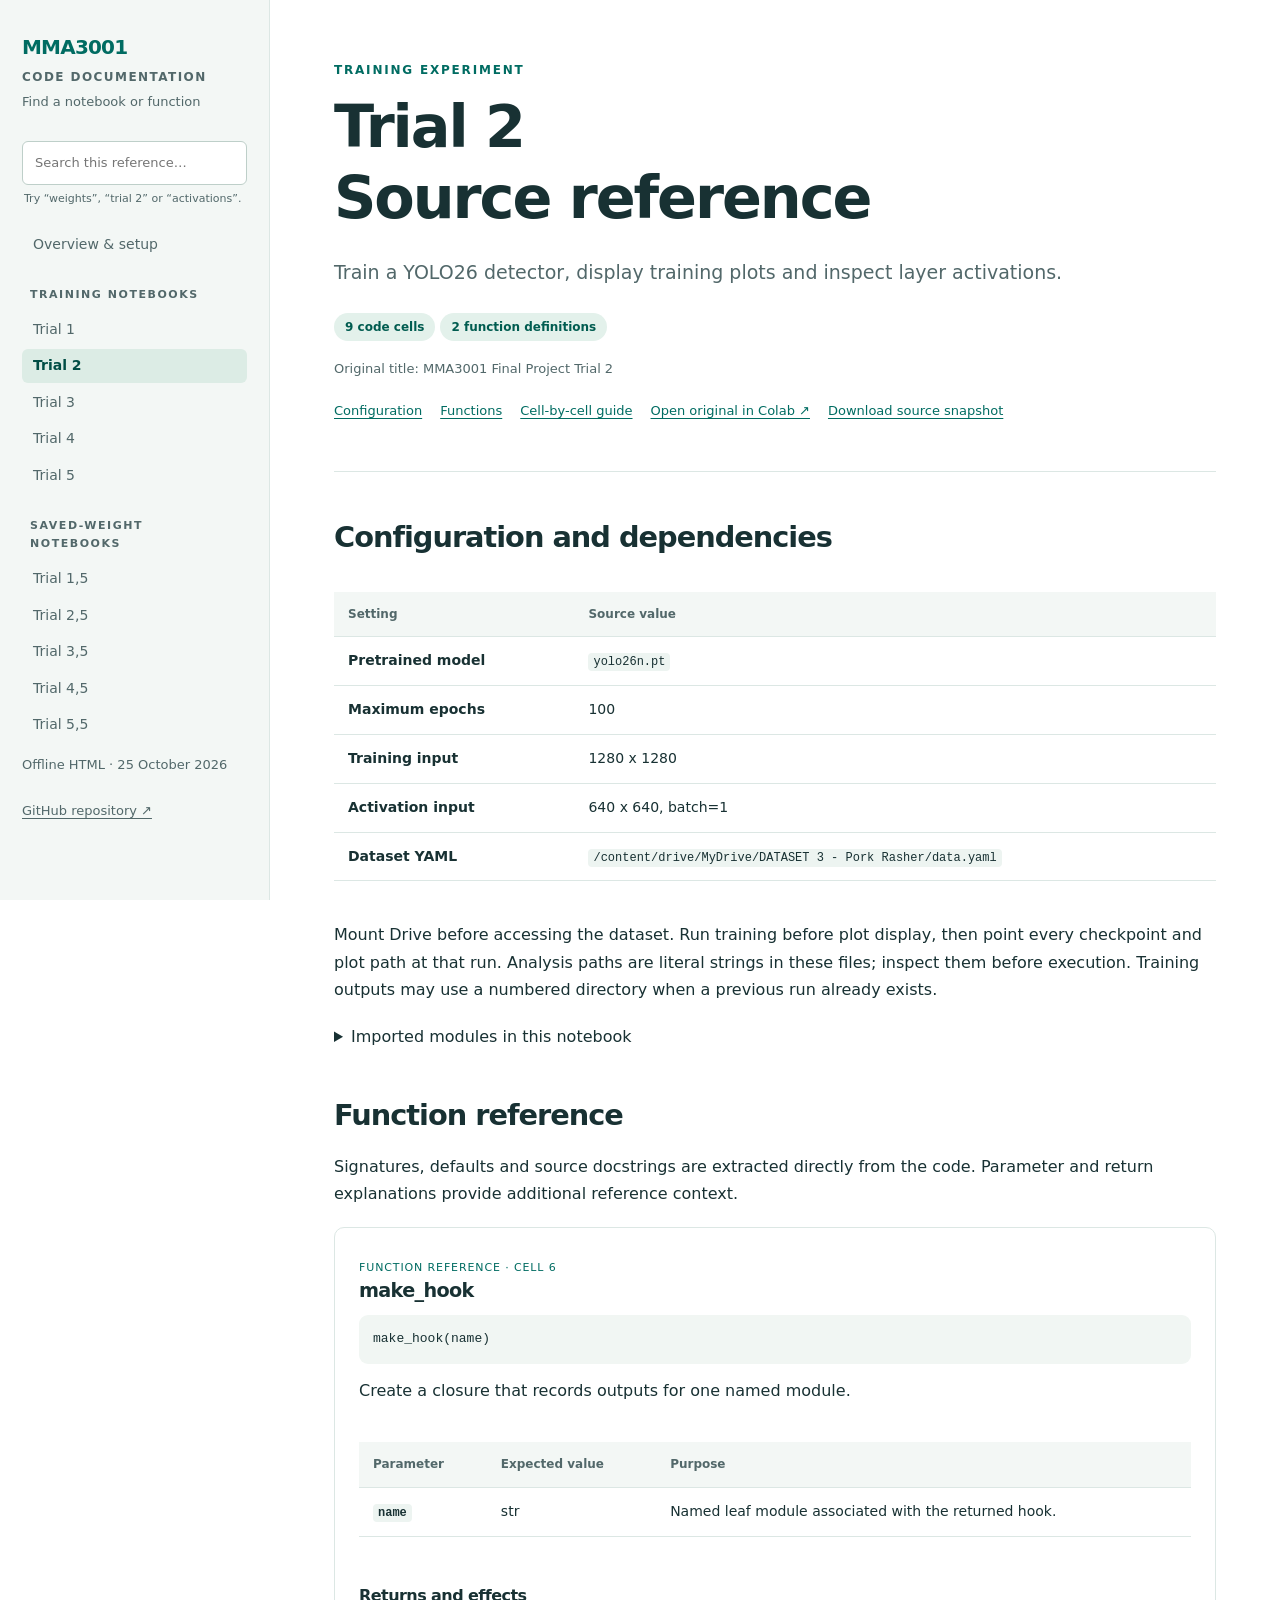
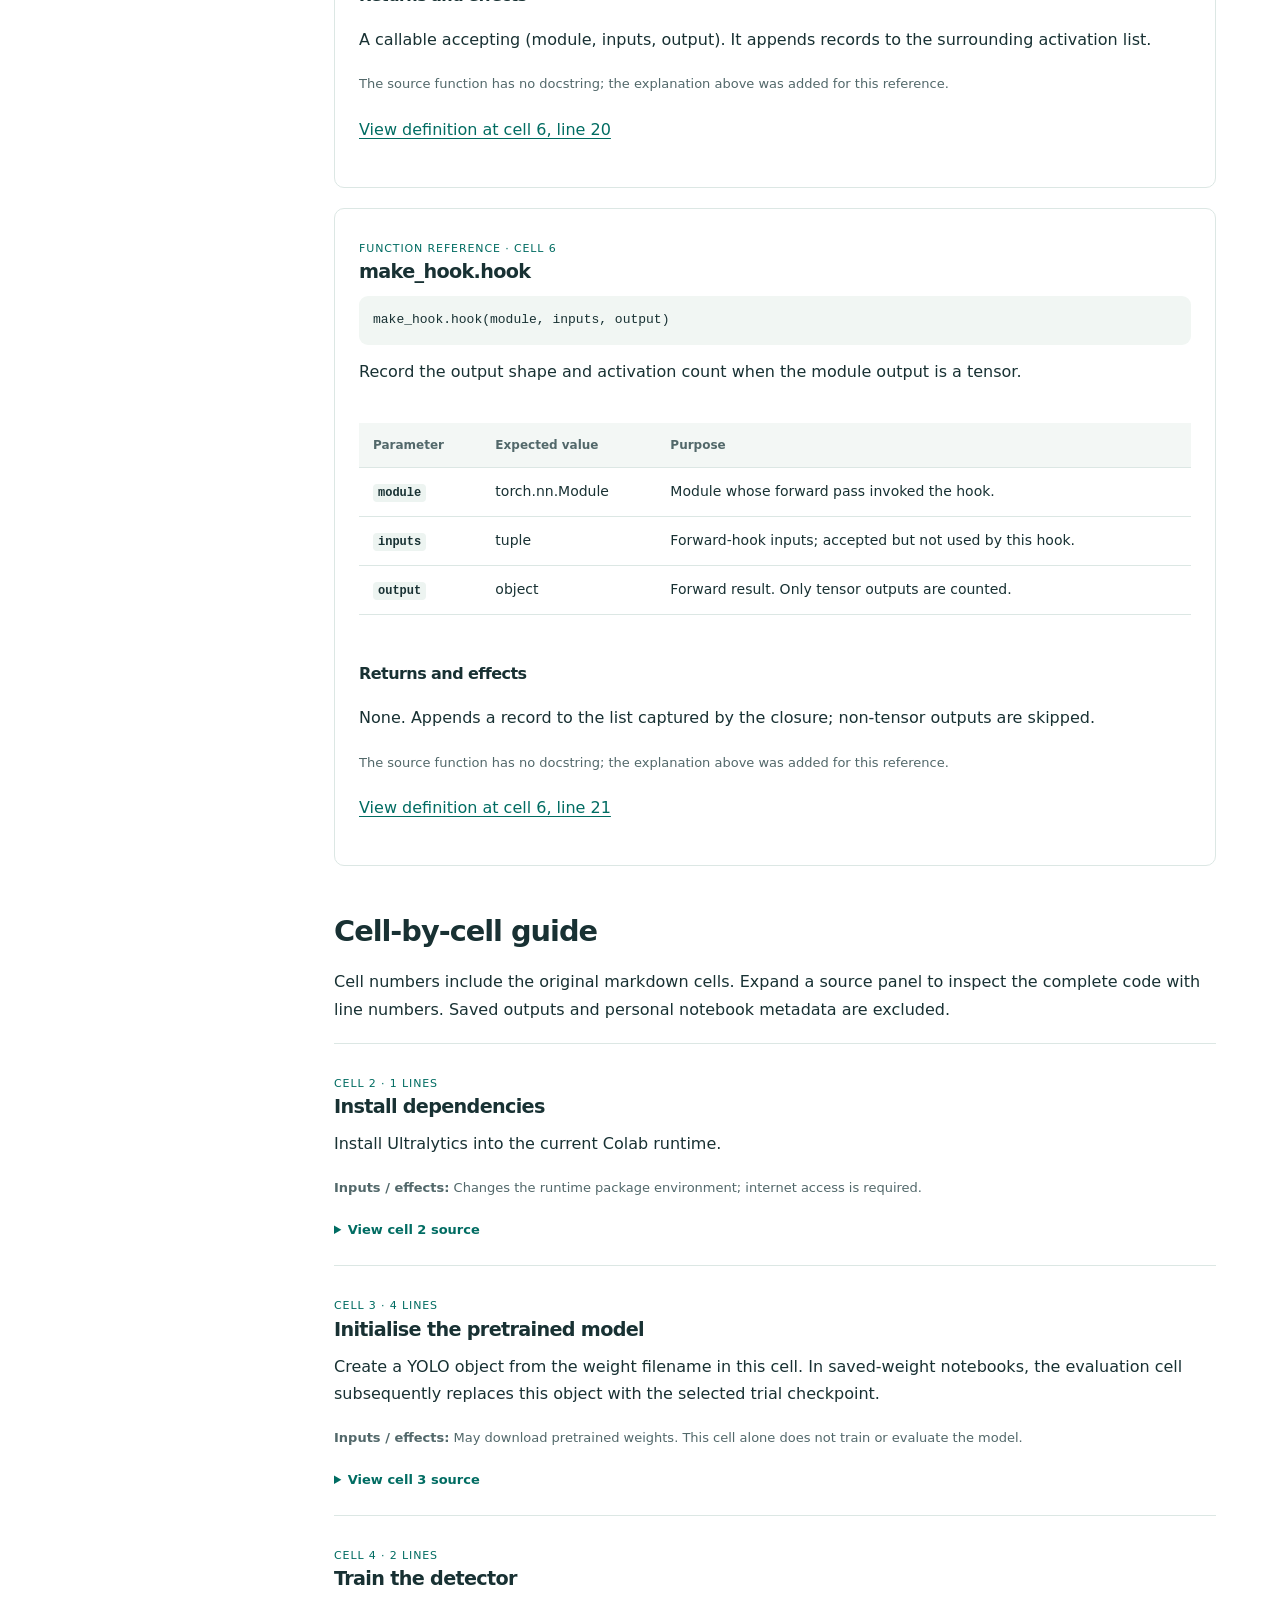
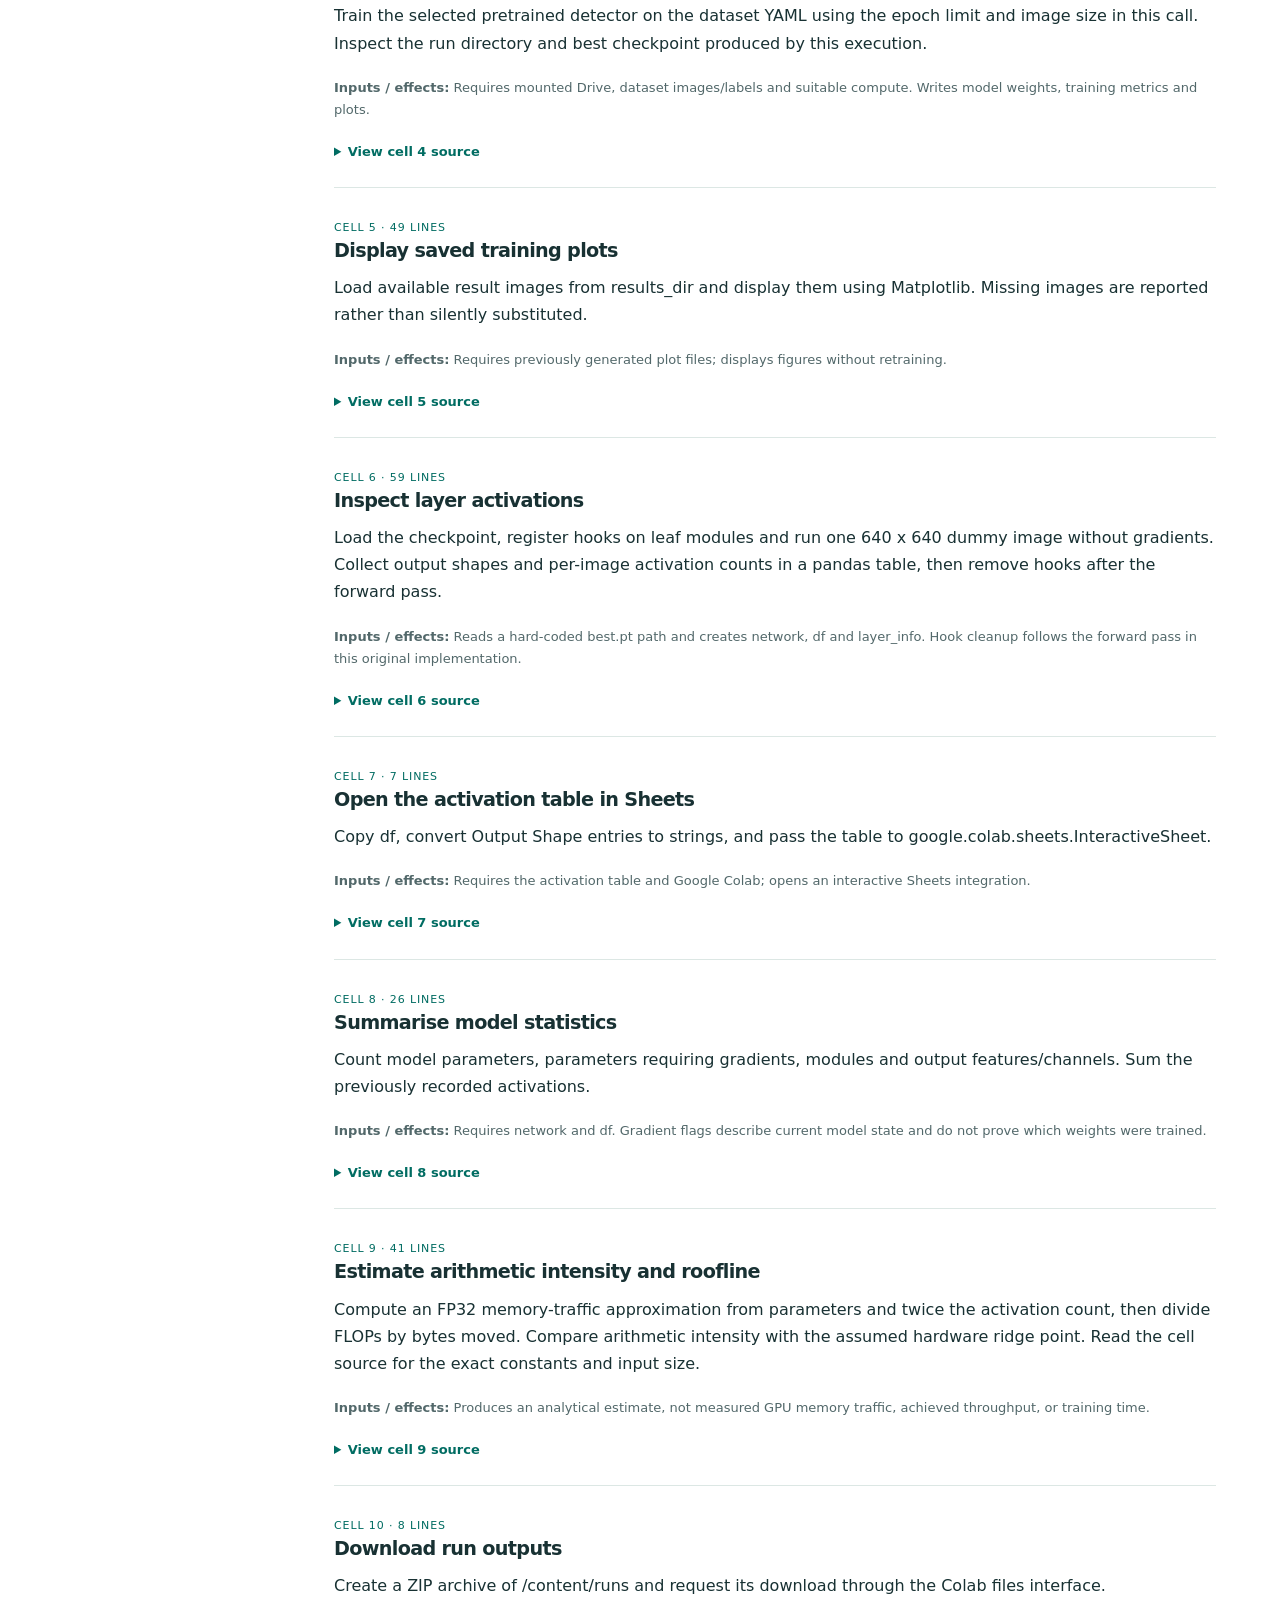
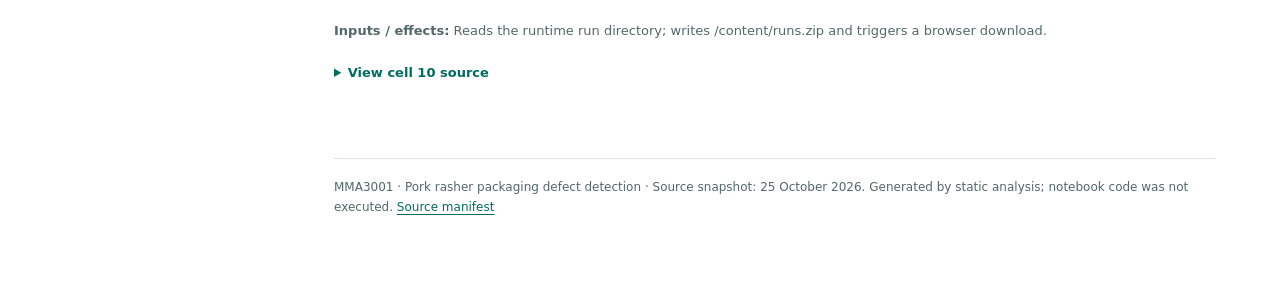
<file: docs/training-trial-2.html>
<!doctype html>
<html lang="en"><head><meta charset="utf-8"><meta name="viewport" content="width=device-width,initial-scale=1"><meta name="description" content="MMA3001 trial notebook source documentation, setup and function reference."><title>Trial 2 | MMA3001 code reference</title><link rel="stylesheet" href="assets/style.css"><script src="assets/docs.js" defer></script></head>
<body><aside class="sidebar"><a class="brand" href="index.html">MMA3001<small>Code documentation</small></a><label for="search" class="small">Find a notebook or function</label><input class="search" id="search" type="search" placeholder="Search this reference…"><p class="searchhint">Try “weights”, “trial 2” or “activations”.</p><nav aria-label="Documentation"><a class="navlink" href="index.html">Overview &amp; setup</a><div class="navgroup">Training notebooks</div><a class="navlink" data-search="mma3001 final project trial 1 training notebooks make_hook make_hook.hook" href="training-trial-1.html">Trial 1</a><a class="navlink active" data-search="mma3001 final project trial 2 training notebooks make_hook make_hook.hook" href="training-trial-2.html">Trial 2</a><a class="navlink" data-search="mma3001 final project trial 3 training notebooks make_hook make_hook.hook" href="training-trial-3.html">Trial 3</a><a class="navlink" data-search="mma3001 final project trial 4 training notebooks make_hook make_hook.hook" href="training-trial-4.html">Trial 4</a><a class="navlink" data-search="mma3001 final project trial 5 training notebooks make_hook make_hook.hook" href="training-trial-5.html">Trial 5</a><div class="navgroup">Saved-weight notebooks</div><a class="navlink" data-search="mma3001 final project trial 1,5 saved-weight notebooks evaluate_and_plot collect_layer_activations collect_layer_activations.make_hook collect_layer_activations.make_hook.hook" href="weights-trial-1.html">Trial 1,5</a><a class="navlink" data-search="mma3001 final project trial 2,5 saved-weight notebooks evaluate_and_plot collect_layer_activations collect_layer_activations.make_hook collect_layer_activations.make_hook.hook" href="weights-trial-2.html">Trial 2,5</a><a class="navlink" data-search="mma3001 final project trial 3,5 saved-weight notebooks evaluate_and_plot collect_layer_activations collect_layer_activations.make_hook collect_layer_activations.make_hook.hook" href="weights-trial-3.html">Trial 3,5</a><a class="navlink" data-search="mma3001 final project trial 4,5 saved-weight notebooks evaluate_and_plot collect_layer_activations collect_layer_activations.make_hook collect_layer_activations.make_hook.hook" href="weights-trial-4.html">Trial 4,5</a><a class="navlink" data-search="mma3001 final project trial 5,5 saved-weight notebooks evaluate_and_plot collect_layer_activations collect_layer_activations.make_hook collect_layer_activations.make_hook.hook" href="weights-trial-5.html">Trial 5,5</a></nav><p class="small">Offline HTML · 25 October 2026</p><a class="small" href="https://github.com/Rafif-AA/MMA3001-Final-Project">GitHub repository ↗</a></aside><main><header class="hero"><div class="eyebrow">Training experiment</div><h1>Trial 2<br>Source reference</h1><p class="lead">Train a YOLO26 detector, display training plots and inspect layer activations.</p><span class="pill">9 code cells</span><span class="pill">2 function definitions</span><p class="small">Original title: MMA3001 Final Project Trial 2</p><div class="toc"><a href="#configuration">Configuration</a><a href="#functions">Functions</a><a href="#cells">Cell-by-cell guide</a><a href="https://colab.research.google.com/drive/1mKQV_--pMrkHn6b8eFlsXAgwlj8ygWQc">Open original in Colab ↗</a><a download href="source-notebooks/MMA3001_Final_Project_Trial_2.ipynb">Download source snapshot</a></div></header><h2 id="configuration">Configuration and dependencies</h2><div class="tablewrap"><table><thead><tr><th>Setting</th><th>Source value</th></tr></thead><tbody><tr><td>Pretrained model</td><td><code>yolo26n.pt</code></td></tr><tr><td>Maximum epochs</td><td>100</td></tr><tr><td>Training input</td><td>1280 x 1280</td></tr><tr><td>Activation input</td><td>640 x 640, batch=1</td></tr><tr><td>Dataset YAML</td><td><code>/content/drive/MyDrive/DATASET 3 - Pork Rasher/data.yaml</code></td></tr></tbody></table></div><p>Mount Drive before accessing the dataset. Run training before plot display, then point every checkpoint and plot path at that run. Analysis paths are literal strings in these files; inspect them before execution. Training outputs may use a numbered directory when a previous run already exists.</p><details><summary>Imported modules in this notebook</summary><pre>from PIL import Image
from google.colab import files
from google.colab import sheets
from ultralytics import YOLO
import matplotlib.pyplot as plt
import os
import pandas as pd
import shutil
import torch</pre></details><h2 id="functions">Function reference</h2><p>Signatures, defaults and source docstrings are extracted directly from the code. Parameter and return explanations provide additional reference context.</p><article class="api" id="function-6-make_hook"><span class="badge">Function reference · cell 6</span><h3>make_hook</h3><pre class="sig">make_hook(name)</pre><p>Create a closure that records outputs for one named module.</p><div class="tablewrap"><table><thead><tr><th>Parameter</th><th>Expected value</th><th>Purpose</th></tr></thead><tbody><tr><td><code>name</code></td><td>str</td><td>Named leaf module associated with the returned hook.</td></tr></tbody></table></div><h4>Returns and effects</h4><p>A callable accepting (module, inputs, output). It appends records to the surrounding activation list.</p><p class="small">The source function has no docstring; the explanation above was added for this reference.</p><p><a href="#cell-6-line-20">View definition at cell 6, line 20</a></p></article><article class="api" id="function-6-make_hook-hook"><span class="badge">Function reference · cell 6</span><h3>make_hook.hook</h3><pre class="sig">make_hook.hook(module, inputs, output)</pre><p>Record the output shape and activation count when the module output is a tensor.</p><div class="tablewrap"><table><thead><tr><th>Parameter</th><th>Expected value</th><th>Purpose</th></tr></thead><tbody><tr><td><code>module</code></td><td>torch.nn.Module</td><td>Module whose forward pass invoked the hook.</td></tr><tr><td><code>inputs</code></td><td>tuple</td><td>Forward-hook inputs; accepted but not used by this hook.</td></tr><tr><td><code>output</code></td><td>object</td><td>Forward result. Only tensor outputs are counted.</td></tr></tbody></table></div><h4>Returns and effects</h4><p>None. Appends a record to the list captured by the closure; non-tensor outputs are skipped.</p><p class="small">The source function has no docstring; the explanation above was added for this reference.</p><p><a href="#cell-6-line-21">View definition at cell 6, line 21</a></p></article><h2 id="cells">Cell-by-cell guide</h2><p>Cell numbers include the original markdown cells. Expand a source panel to inspect the complete code with line numbers. Saved outputs and personal notebook metadata are excluded.</p><section class="cell" id="cell-2"><span class="badge">Cell 2 · 1 lines</span><h3>Install dependencies</h3><p>Install Ultralytics into the current Colab runtime.</p><p class="small"><b>Inputs / effects:</b> Changes the runtime package environment; internet access is required.</p><details><summary>View cell 2 source</summary><pre class="source"><code><span class="line" id="cell-2-line-1" data-line="1">!pip install ultralytics</span></code></pre></details></section><section class="cell" id="cell-3"><span class="badge">Cell 3 · 4 lines</span><h3>Initialise the pretrained model</h3><p>Create a YOLO object from the weight filename in this cell. In saved-weight notebooks, the evaluation cell subsequently replaces this object with the selected trial checkpoint.</p><p class="small"><b>Inputs / effects:</b> May download pretrained weights. This cell alone does not train or evaluate the model.</p><details><summary>View cell 3 source</summary><pre class="source"><code><span class="line" id="cell-3-line-1" data-line="1"><span class="k">from</span> ultralytics <span class="k">import</span> YOLO</span><span class="line" id="cell-3-line-2" data-line="2"></span><span class="line" id="cell-3-line-3" data-line="3"><span class="c"># Load YOLO26n model</span></span><span class="line" id="cell-3-line-4" data-line="4">model = YOLO(<span class="s">&quot;yolo26n.pt&quot;</span>)</span></code></pre></details></section><section class="cell" id="cell-4"><span class="badge">Cell 4 · 2 lines</span><h3>Train the detector</h3><p>Train the selected pretrained detector on the dataset YAML using the epoch limit and image size in this call. Inspect the run directory and best checkpoint produced by this execution.</p><p class="small"><b>Inputs / effects:</b> Requires mounted Drive, dataset images/labels and suitable compute. Writes model weights, training metrics and plots.</p><details><summary>View cell 4 source</summary><pre class="source"><code><span class="line" id="cell-4-line-1" data-line="1"><span class="c"># Train the model on your custom dataset from Google Drive</span></span><span class="line" id="cell-4-line-2" data-line="2">results = model.train(data=<span class="s">&quot;/content/drive/MyDrive/DATASET 3 - Pork Rasher/data.yaml&quot;</span>, epochs=<span class="n">100</span>, imgsz=<span class="n">1280</span>)</span></code></pre></details></section><section class="cell" id="cell-5"><span class="badge">Cell 5 · 49 lines</span><h3>Display saved training plots</h3><p>Load available result images from results_dir and display them using Matplotlib. Missing images are reported rather than silently substituted.</p><p class="small"><b>Inputs / effects:</b> Requires previously generated plot files; displays figures without retraining.</p><details><summary>View cell 5 source</summary><pre class="source"><code><span class="line" id="cell-5-line-1" data-line="1"><span class="k">import</span> os</span><span class="line" id="cell-5-line-2" data-line="2"><span class="k">import</span> matplotlib.pyplot <span class="k">as</span> plt</span><span class="line" id="cell-5-line-3" data-line="3"><span class="k">from</span> PIL <span class="k">import</span> Image</span><span class="line" id="cell-5-line-4" data-line="4"></span><span class="line" id="cell-5-line-5" data-line="5"><span class="c"># Path to your YOLO training results</span></span><span class="line" id="cell-5-line-6" data-line="6">results_dir = <span class="s">&quot;/content/runs/detect/train&quot;</span></span><span class="line" id="cell-5-line-7" data-line="7"></span><span class="line" id="cell-5-line-8" data-line="8"><span class="c"># Evaluation plots to display</span></span><span class="line" id="cell-5-line-9" data-line="9">plot_files = [</span><span class="line" id="cell-5-line-10" data-line="10">    <span class="s">&quot;results.png&quot;</span>,</span><span class="line" id="cell-5-line-11" data-line="11">    <span class="s">&quot;BoxF1_curve.png&quot;</span>,</span><span class="line" id="cell-5-line-12" data-line="12">    <span class="s">&quot;BoxP_curve.png&quot;</span>,</span><span class="line" id="cell-5-line-13" data-line="13">    <span class="s">&quot;BoxR_curve.png&quot;</span>,</span><span class="line" id="cell-5-line-14" data-line="14">    <span class="s">&quot;BoxPR_curve.png&quot;</span>,</span><span class="line" id="cell-5-line-15" data-line="15">    <span class="s">&quot;confusion_matrix.png&quot;</span>,</span><span class="line" id="cell-5-line-16" data-line="16">    <span class="s">&quot;confusion_matrix_normalized.png&quot;</span></span><span class="line" id="cell-5-line-17" data-line="17">]</span><span class="line" id="cell-5-line-18" data-line="18"></span><span class="line" id="cell-5-line-19" data-line="19"><span class="c"># Create a figure with 2 columns</span></span><span class="line" id="cell-5-line-20" data-line="20">fig, axes = plt.subplots(<span class="n">4</span>, <span class="n">2</span>, figsize=(<span class="n">18</span>, <span class="n">24</span>))</span><span class="line" id="cell-5-line-21" data-line="21">axes = axes.flatten()</span><span class="line" id="cell-5-line-22" data-line="22"></span><span class="line" id="cell-5-line-23" data-line="23"><span class="k">for</span> i, filename <span class="k">in</span> enumerate(plot_files):</span><span class="line" id="cell-5-line-24" data-line="24">    filepath = os.path.join(results_dir, filename)</span><span class="line" id="cell-5-line-25" data-line="25"></span><span class="line" id="cell-5-line-26" data-line="26">    <span class="k">if</span> os.path.exists(filepath):</span><span class="line" id="cell-5-line-27" data-line="27">        img = Image.open(filepath)</span><span class="line" id="cell-5-line-28" data-line="28">        axes[i].imshow(img)</span><span class="line" id="cell-5-line-29" data-line="29">        axes[i].set_title(</span><span class="line" id="cell-5-line-30" data-line="30">            filename.replace(<span class="s">&quot;_&quot;</span>, <span class="s">&quot; &quot;</span>).replace(<span class="s">&quot;.png&quot;</span>, <span class="s">&quot;&quot;</span>),</span><span class="line" id="cell-5-line-31" data-line="31">            fontsize=<span class="n">14</span>,</span><span class="line" id="cell-5-line-32" data-line="32">            fontweight=<span class="s">&quot;bold&quot;</span></span><span class="line" id="cell-5-line-33" data-line="33">        )</span><span class="line" id="cell-5-line-34" data-line="34">    <span class="k">else</span>:</span><span class="line" id="cell-5-line-35" data-line="35">        axes[i].text(</span><span class="line" id="cell-5-line-36" data-line="36">            <span class="n">0.5</span>, <span class="n">0.5</span>,</span><span class="line" id="cell-5-line-37" data-line="37">            f&quot;{filename}\nNot found&quot;,</span><span class="line" id="cell-5-line-38" data-line="38">            ha=<span class="s">&quot;center&quot;</span>,</span><span class="line" id="cell-5-line-39" data-line="39">            va=<span class="s">&quot;center&quot;</span></span><span class="line" id="cell-5-line-40" data-line="40">        )</span><span class="line" id="cell-5-line-41" data-line="41"></span><span class="line" id="cell-5-line-42" data-line="42">    axes[i].axis(<span class="s">&quot;off&quot;</span>)</span><span class="line" id="cell-5-line-43" data-line="43"></span><span class="line" id="cell-5-line-44" data-line="44"><span class="c"># Hide unused subplot</span></span><span class="line" id="cell-5-line-45" data-line="45"><span class="k">for</span> j <span class="k">in</span> range(len(plot_files), len(axes)):</span><span class="line" id="cell-5-line-46" data-line="46">    axes[j].axis(<span class="s">&quot;off&quot;</span>)</span><span class="line" id="cell-5-line-47" data-line="47"></span><span class="line" id="cell-5-line-48" data-line="48">plt.tight_layout()</span><span class="line" id="cell-5-line-49" data-line="49">plt.show()</span></code></pre></details></section><section class="cell" id="cell-6"><span class="badge">Cell 6 · 59 lines</span><h3>Inspect layer activations</h3><p>Load the checkpoint, register hooks on leaf modules and run one 640 x 640 dummy image without gradients. Collect output shapes and per-image activation counts in a pandas table, then remove hooks after the forward pass.</p><p class="small"><b>Inputs / effects:</b> Reads a hard-coded best.pt path and creates network, df and layer_info. Hook cleanup follows the forward pass in this original implementation.</p><details><summary>View cell 6 source</summary><pre class="source"><code><span class="line" id="cell-6-line-1" data-line="1"><span class="k">import</span> torch</span><span class="line" id="cell-6-line-2" data-line="2"><span class="k">from</span> ultralytics <span class="k">import</span> YOLO</span><span class="line" id="cell-6-line-3" data-line="3"></span><span class="line" id="cell-6-line-4" data-line="4">model = YOLO(<span class="s">&quot;/content/runs/detect/train/weights/best.pt&quot;</span>)</span><span class="line" id="cell-6-line-5" data-line="5"></span><span class="line" id="cell-6-line-6" data-line="6">network = model.model</span><span class="line" id="cell-6-line-7" data-line="7">network.eval()</span><span class="line" id="cell-6-line-8" data-line="8"></span><span class="line" id="cell-6-line-9" data-line="9">device = next(network.parameters()).device</span><span class="line" id="cell-6-line-10" data-line="10"></span><span class="line" id="cell-6-line-11" data-line="11"><span class="c"># Use a dummy image of size 640x640</span></span><span class="line" id="cell-6-line-12" data-line="12">dummy_input = torch.zeros(</span><span class="line" id="cell-6-line-13" data-line="13">    <span class="n">1</span>, <span class="n">3</span>, <span class="n">640</span>, <span class="n">640</span>,</span><span class="line" id="cell-6-line-14" data-line="14">    device=device</span><span class="line" id="cell-6-line-15" data-line="15">)</span><span class="line" id="cell-6-line-16" data-line="16"></span><span class="line" id="cell-6-line-17" data-line="17">layer_info = []</span><span class="line" id="cell-6-line-18" data-line="18">hooks = []</span><span class="line" id="cell-6-line-19" data-line="19"></span><span class="line" id="cell-6-line-20" data-line="20"><span class="k">def</span> make_hook(name):</span><span class="line" id="cell-6-line-21" data-line="21">    <span class="k">def</span> hook(module, inputs, output):</span><span class="line" id="cell-6-line-22" data-line="22">        <span class="k">if</span> isinstance(output, torch.Tensor):</span><span class="line" id="cell-6-line-23" data-line="23">            shape = tuple(output.shape)</span><span class="line" id="cell-6-line-24" data-line="24"></span><span class="line" id="cell-6-line-25" data-line="25">            <span class="c"># Number of activations per image</span></span><span class="line" id="cell-6-line-26" data-line="26">            activations = output[<span class="n">0</span>].numel()</span><span class="line" id="cell-6-line-27" data-line="27"></span><span class="line" id="cell-6-line-28" data-line="28">            layer_info.append({</span><span class="line" id="cell-6-line-29" data-line="29">                <span class="s">&quot;Layer&quot;</span>: name,</span><span class="line" id="cell-6-line-30" data-line="30">                <span class="s">&quot;Type&quot;</span>: type(module).__name__,</span><span class="line" id="cell-6-line-31" data-line="31">                <span class="s">&quot;Output Shape&quot;</span>: shape,</span><span class="line" id="cell-6-line-32" data-line="32">                <span class="s">&quot;Activations&quot;</span>: activations</span><span class="line" id="cell-6-line-33" data-line="33">            })</span><span class="line" id="cell-6-line-34" data-line="34">    <span class="k">return</span> hook</span><span class="line" id="cell-6-line-35" data-line="35"></span><span class="line" id="cell-6-line-36" data-line="36"><span class="c"># Register hooks on leaf modules</span></span><span class="line" id="cell-6-line-37" data-line="37"><span class="k">for</span> name, module <span class="k">in</span> network.named_modules():</span><span class="line" id="cell-6-line-38" data-line="38">    <span class="k">if</span> name <span class="k">and</span> len(list(module.children())) == <span class="n">0</span>:</span><span class="line" id="cell-6-line-39" data-line="39">        hooks.append(</span><span class="line" id="cell-6-line-40" data-line="40">            module.register_forward_hook(make_hook(name))</span><span class="line" id="cell-6-line-41" data-line="41">        )</span><span class="line" id="cell-6-line-42" data-line="42"></span><span class="line" id="cell-6-line-43" data-line="43"><span class="c"># Perform forward pass</span></span><span class="line" id="cell-6-line-44" data-line="44"><span class="k">with</span> torch.no_grad():</span><span class="line" id="cell-6-line-45" data-line="45">    _ = network(dummy_input)</span><span class="line" id="cell-6-line-46" data-line="46"></span><span class="line" id="cell-6-line-47" data-line="47"><span class="c"># Remove hooks</span></span><span class="line" id="cell-6-line-48" data-line="48"><span class="k">for</span> hook <span class="k">in</span> hooks:</span><span class="line" id="cell-6-line-49" data-line="49">    hook.remove()</span><span class="line" id="cell-6-line-50" data-line="50"></span><span class="line" id="cell-6-line-51" data-line="51"><span class="c"># Display results</span></span><span class="line" id="cell-6-line-52" data-line="52"><span class="k">import</span> pandas <span class="k">as</span> pd</span><span class="line" id="cell-6-line-53" data-line="53"></span><span class="line" id="cell-6-line-54" data-line="54">df = pd.DataFrame(layer_info)</span><span class="line" id="cell-6-line-55" data-line="55"></span><span class="line" id="cell-6-line-56" data-line="56">display(df)</span><span class="line" id="cell-6-line-57" data-line="57"></span><span class="line" id="cell-6-line-58" data-line="58">print(<span class="s">&quot;Total recorded activations:&quot;</span>,</span><span class="line" id="cell-6-line-59" data-line="59">      f&quot;{df[<span class="s">&#x27;Activations&#x27;</span>].sum():,}&quot;)</span></code></pre></details></section><section class="cell" id="cell-7"><span class="badge">Cell 7 · 7 lines</span><h3>Open the activation table in Sheets</h3><p>Copy df, convert Output Shape entries to strings, and pass the table to google.colab.sheets.InteractiveSheet.</p><p class="small"><b>Inputs / effects:</b> Requires the activation table and Google Colab; opens an interactive Sheets integration.</p><details><summary>View cell 7 source</summary><pre class="source"><code><span class="line" id="cell-7-line-1" data-line="1"><span class="k">from</span> google.colab <span class="k">import</span> sheets</span><span class="line" id="cell-7-line-2" data-line="2"></span><span class="line" id="cell-7-line-3" data-line="3"><span class="c"># Convert &#x27;Output Shape&#x27; column to string to prevent APIError with Google Sheets upload</span></span><span class="line" id="cell-7-line-4" data-line="4">df_sheets = df.copy()</span><span class="line" id="cell-7-line-5" data-line="5">df_sheets[<span class="s">&#x27;Output Shape&#x27;</span>] = df_sheets[<span class="s">&#x27;Output Shape&#x27;</span>].astype(str)</span><span class="line" id="cell-7-line-6" data-line="6"></span><span class="line" id="cell-7-line-7" data-line="7">sheet = sheets.InteractiveSheet(df=df_sheets)</span></code></pre></details></section><section class="cell" id="cell-8"><span class="badge">Cell 8 · 26 lines</span><h3>Summarise model statistics</h3><p>Count model parameters, parameters requiring gradients, modules and output features/channels. Sum the previously recorded activations.</p><p class="small"><b>Inputs / effects:</b> Requires network and df. Gradient flags describe current model state and do not prove which weights were trained.</p><details><summary>View cell 8 source</summary><pre class="source"><code><span class="line" id="cell-8-line-1" data-line="1"><span class="c"># Calculate model statistics</span></span><span class="line" id="cell-8-line-2" data-line="2">total_params = sum(p.numel() <span class="k">for</span> p <span class="k">in</span> network.parameters())</span><span class="line" id="cell-8-line-3" data-line="3">tuned_params = sum(p.numel() <span class="k">for</span> p <span class="k">in</span> network.parameters() <span class="k">if</span> p.requires_grad)</span><span class="line" id="cell-8-line-4" data-line="4">total_layers = len(list(network.modules()))</span><span class="line" id="cell-8-line-5" data-line="5"></span><span class="line" id="cell-8-line-6" data-line="6"><span class="c"># Count neurons as total output features/channels from layers with weight/bias units</span></span><span class="line" id="cell-8-line-7" data-line="7">total_neurons = <span class="n">0</span></span><span class="line" id="cell-8-line-8" data-line="8"><span class="k">for</span> module <span class="k">in</span> network.modules():</span><span class="line" id="cell-8-line-9" data-line="9">    <span class="k">if</span> hasattr(module, <span class="s">&#x27;out_channels&#x27;</span>):</span><span class="line" id="cell-8-line-10" data-line="10">        total_neurons += module.out_channels</span><span class="line" id="cell-8-line-11" data-line="11">    <span class="k">elif</span> hasattr(module, <span class="s">&#x27;out_features&#x27;</span>):</span><span class="line" id="cell-8-line-12" data-line="12">        total_neurons += module.out_features</span><span class="line" id="cell-8-line-13" data-line="13"></span><span class="line" id="cell-8-line-14" data-line="14"><span class="c"># Total activations from our previous forward pass analysis</span></span><span class="line" id="cell-8-line-15" data-line="15">total_activations = df[<span class="s">&#x27;Activations&#x27;</span>].sum()</span><span class="line" id="cell-8-line-16" data-line="16"></span><span class="line" id="cell-8-line-17" data-line="17"><span class="c"># Display summary</span></span><span class="line" id="cell-8-line-18" data-line="18">print(<span class="s">&quot;=&quot;</span> * <span class="n">50</span>)</span><span class="line" id="cell-8-line-19" data-line="19">print(<span class="s">&quot;               YOLO26n TRAINING SUMMARY            &quot;</span>)</span><span class="line" id="cell-8-line-20" data-line="20">print(<span class="s">&quot;=&quot;</span> * <span class="n">50</span>)</span><span class="line" id="cell-8-line-21" data-line="21">print(f&quot;{<span class="s">&#x27;- Total Layers:&#x27;</span>:&lt;30} {total_layers:,}&quot;)</span><span class="line" id="cell-8-line-22" data-line="22">print(f&quot;{<span class="s">&#x27;- Total Neurons (Features):&#x27;</span>:&lt;30} {total_neurons:,}&quot;)</span><span class="line" id="cell-8-line-23" data-line="23">print(f&quot;{<span class="s">&#x27;- Total Activations (640x640):&#x27;</span>:&lt;30} {total_activations:,}&quot;)</span><span class="line" id="cell-8-line-24" data-line="24">print(f&quot;{<span class="s">&#x27;- Total Parameters:&#x27;</span>:&lt;30} {total_params:,}&quot;)</span><span class="line" id="cell-8-line-25" data-line="25">print(f&quot;{<span class="s">&#x27;- Tuned (Trainable) Parameters:&#x27;</span>:&lt;30} {tuned_params:,}&quot;)</span><span class="line" id="cell-8-line-26" data-line="26">print(<span class="s">&quot;=&quot;</span> * <span class="n">50</span>)</span></code></pre></details></section><section class="cell" id="cell-9"><span class="badge">Cell 9 · 41 lines</span><h3>Estimate arithmetic intensity and roofline</h3><p>Compute an FP32 memory-traffic approximation from parameters and twice the activation count, then divide FLOPs by bytes moved. Compare arithmetic intensity with the assumed hardware ridge point. Read the cell source for the exact constants and input size.</p><p class="small"><b>Inputs / effects:</b> Produces an analytical estimate, not measured GPU memory traffic, achieved throughput, or training time.</p><details><summary>View cell 9 source</summary><pre class="source"><code><span class="line" id="cell-9-line-1" data-line="1"><span class="k">import</span> torch</span><span class="line" id="cell-9-line-2" data-line="2"></span><span class="line" id="cell-9-line-3" data-line="3"><span class="c"># 1. Retrieve FLOPs</span></span><span class="line" id="cell-9-line-4" data-line="4"><span class="c"># YOLO26n reports 5.4 GFLOPs at 640x640 input resolution</span></span><span class="line" id="cell-9-line-5" data-line="5">total_flops = <span class="n">5.4</span> * <span class="n">1e9</span></span><span class="line" id="cell-9-line-6" data-line="6"></span><span class="line" id="cell-9-line-7" data-line="7"><span class="c"># 2. Calculate Memory Footprint (Data Transferred in Bytes)</span></span><span class="line" id="cell-9-line-8" data-line="8"><span class="c"># Assumes 32-bit float (4 Bytes) precision</span></span><span class="line" id="cell-9-line-9" data-line="9">bytes_per_param = <span class="n">4</span></span><span class="line" id="cell-9-line-10" data-line="10">bytes_per_activation = <span class="n">4</span></span><span class="line" id="cell-9-line-11" data-line="11"></span><span class="line" id="cell-9-line-12" data-line="12">total_params = <span class="n">2535830</span></span><span class="line" id="cell-9-line-13" data-line="13">total_activations = <span class="n">63685600</span></span><span class="line" id="cell-9-line-14" data-line="14"></span><span class="line" id="cell-9-line-15" data-line="15">param_memory = total_params * bytes_per_param</span><span class="line" id="cell-9-line-16" data-line="16"><span class="c"># Activations are read and written once during execution</span></span><span class="line" id="cell-9-line-17" data-line="17">activation_memory = total_activations * bytes_per_activation * <span class="n">2</span></span><span class="line" id="cell-9-line-18" data-line="18">total_memory_accessed_bytes = param_memory + activation_memory</span><span class="line" id="cell-9-line-19" data-line="19"></span><span class="line" id="cell-9-line-20" data-line="20"><span class="c"># 3. Calculate Arithmetic Intensity (FLOPs / Byte)</span></span><span class="line" id="cell-9-line-21" data-line="21">arithmetic_intensity = total_flops / total_memory_accessed_bytes</span><span class="line" id="cell-9-line-22" data-line="22"></span><span class="line" id="cell-9-line-23" data-line="23"><span class="c"># 4. Roofline analysis</span></span><span class="line" id="cell-9-line-24" data-line="24"><span class="c"># Modern GPUs (like T4, A100, Blackwell) have an operational ridge point between 20 to 150 FLOPs/Byte.</span></span><span class="line" id="cell-9-line-25" data-line="25"><span class="c"># We will use a standard ridge point of 25.0 FLOPs/Byte for typical accelerator hardware.</span></span><span class="line" id="cell-9-line-26" data-line="26">ridge_point = <span class="n">25.0</span></span><span class="line" id="cell-9-line-27" data-line="27">bound_type = <span class="s">&quot;COMPUTE-BOUNDED&quot;</span> <span class="k">if</span> arithmetic_intensity &gt; ridge_point <span class="k">else</span> <span class="s">&quot;MEMORY-BOUNDED&quot;</span></span><span class="line" id="cell-9-line-28" data-line="28"></span><span class="line" id="cell-9-line-29" data-line="29"><span class="c"># Print Results</span></span><span class="line" id="cell-9-line-30" data-line="30">print(<span class="s">&quot;=&quot;</span> * <span class="n">60</span>)</span><span class="line" id="cell-9-line-31" data-line="31">print(<span class="s">&quot;          ARITHMETIC INTENSITY &amp; ROOFLINE ANALYSIS          &quot;</span>)</span><span class="line" id="cell-9-line-32" data-line="32">print(<span class="s">&quot;=&quot;</span> * <span class="n">60</span>)</span><span class="line" id="cell-9-line-33" data-line="33">print(f&quot;- Total FLOPs:                     {total_flops:,.0f} FLOPs ({total_flops/<span class="n">1e9</span>:.2f} GFLOPs)&quot;)</span><span class="line" id="cell-9-line-34" data-line="34">print(f&quot;- Parameter Memory:                {param_memory:,.0f} Bytes ({param_memory/(<span class="n">1024</span>**<span class="n">2</span>):.2f} MB)&quot;)</span><span class="line" id="cell-9-line-35" data-line="35">print(f&quot;- Activation Memory (R/W):         {activation_memory:,.0f} Bytes ({activation_memory/(<span class="n">1024</span>**<span class="n">2</span>):.2f} MB)&quot;)</span><span class="line" id="cell-9-line-36" data-line="36">print(f&quot;- Total Data Movement:             {total_memory_accessed_bytes:,.0f} Bytes ({total_memory_accessed_bytes/(<span class="n">1024</span>**<span class="n">2</span>):.2f} MB)&quot;)</span><span class="line" id="cell-9-line-37" data-line="37">print(f&quot;- Arithmetic Intensity:            {arithmetic_intensity:.4f} FLOPs/Byte&quot;)</span><span class="line" id="cell-9-line-38" data-line="38">print(f&quot;- Assumed Hardware Ridge Point:     {ridge_point:.1f} FLOPs/Byte&quot;)</span><span class="line" id="cell-9-line-39" data-line="39">print(<span class="s">&quot;-&quot;</span> * <span class="n">60</span>)</span><span class="line" id="cell-9-line-40" data-line="40">print(f&quot;CONCLUSION: The model operations are {bound_type}!&quot;)</span><span class="line" id="cell-9-line-41" data-line="41">print(<span class="s">&quot;=&quot;</span> * <span class="n">60</span>)</span></code></pre></details></section><section class="cell" id="cell-10"><span class="badge">Cell 10 · 8 lines</span><h3>Download run outputs</h3><p>Create a ZIP archive of /content/runs and request its download through the Colab files interface.</p><p class="small"><b>Inputs / effects:</b> Reads the runtime run directory; writes /content/runs.zip and triggers a browser download.</p><details><summary>View cell 10 source</summary><pre class="source"><code><span class="line" id="cell-10-line-1" data-line="1"><span class="k">import</span> shutil</span><span class="line" id="cell-10-line-2" data-line="2"><span class="k">from</span> google.colab <span class="k">import</span> files</span><span class="line" id="cell-10-line-3" data-line="3"></span><span class="line" id="cell-10-line-4" data-line="4"><span class="c"># Zip the folder /content/runs into runs.zip</span></span><span class="line" id="cell-10-line-5" data-line="5">shutil.make_archive(<span class="s">&quot;/content/runs&quot;</span>, <span class="s">&quot;zip&quot;</span>, <span class="s">&quot;/content/runs&quot;</span>)</span><span class="line" id="cell-10-line-6" data-line="6"></span><span class="line" id="cell-10-line-7" data-line="7"><span class="c"># Download the zipped file</span></span><span class="line" id="cell-10-line-8" data-line="8">files.download(<span class="s">&quot;/content/runs.zip&quot;</span>)</span></code></pre></details></section><footer class="footer">MMA3001 · Pork rasher packaging defect detection · Source snapshot: 25 October 2026. Generated by static analysis; notebook code was not executed. <a href="source-notebooks/manifest.json">Source manifest</a></footer></main></body></html>
</file>
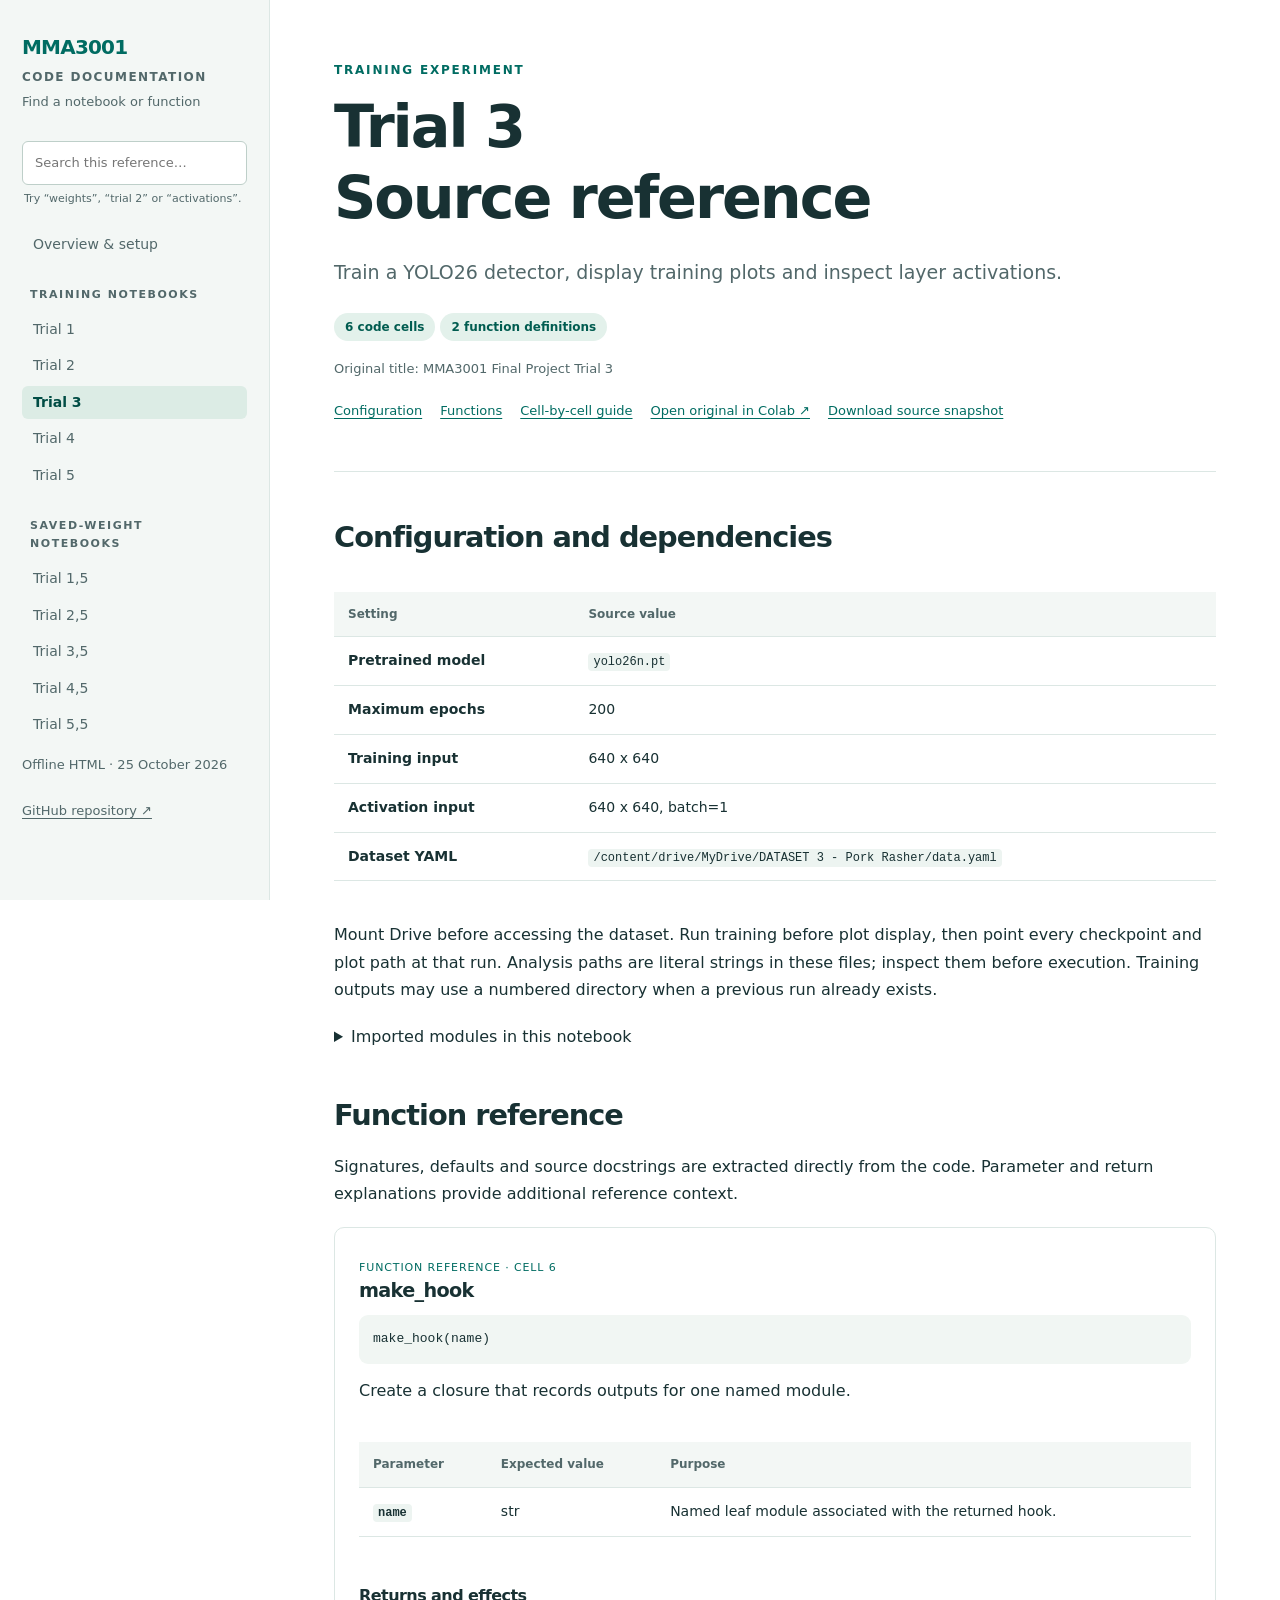
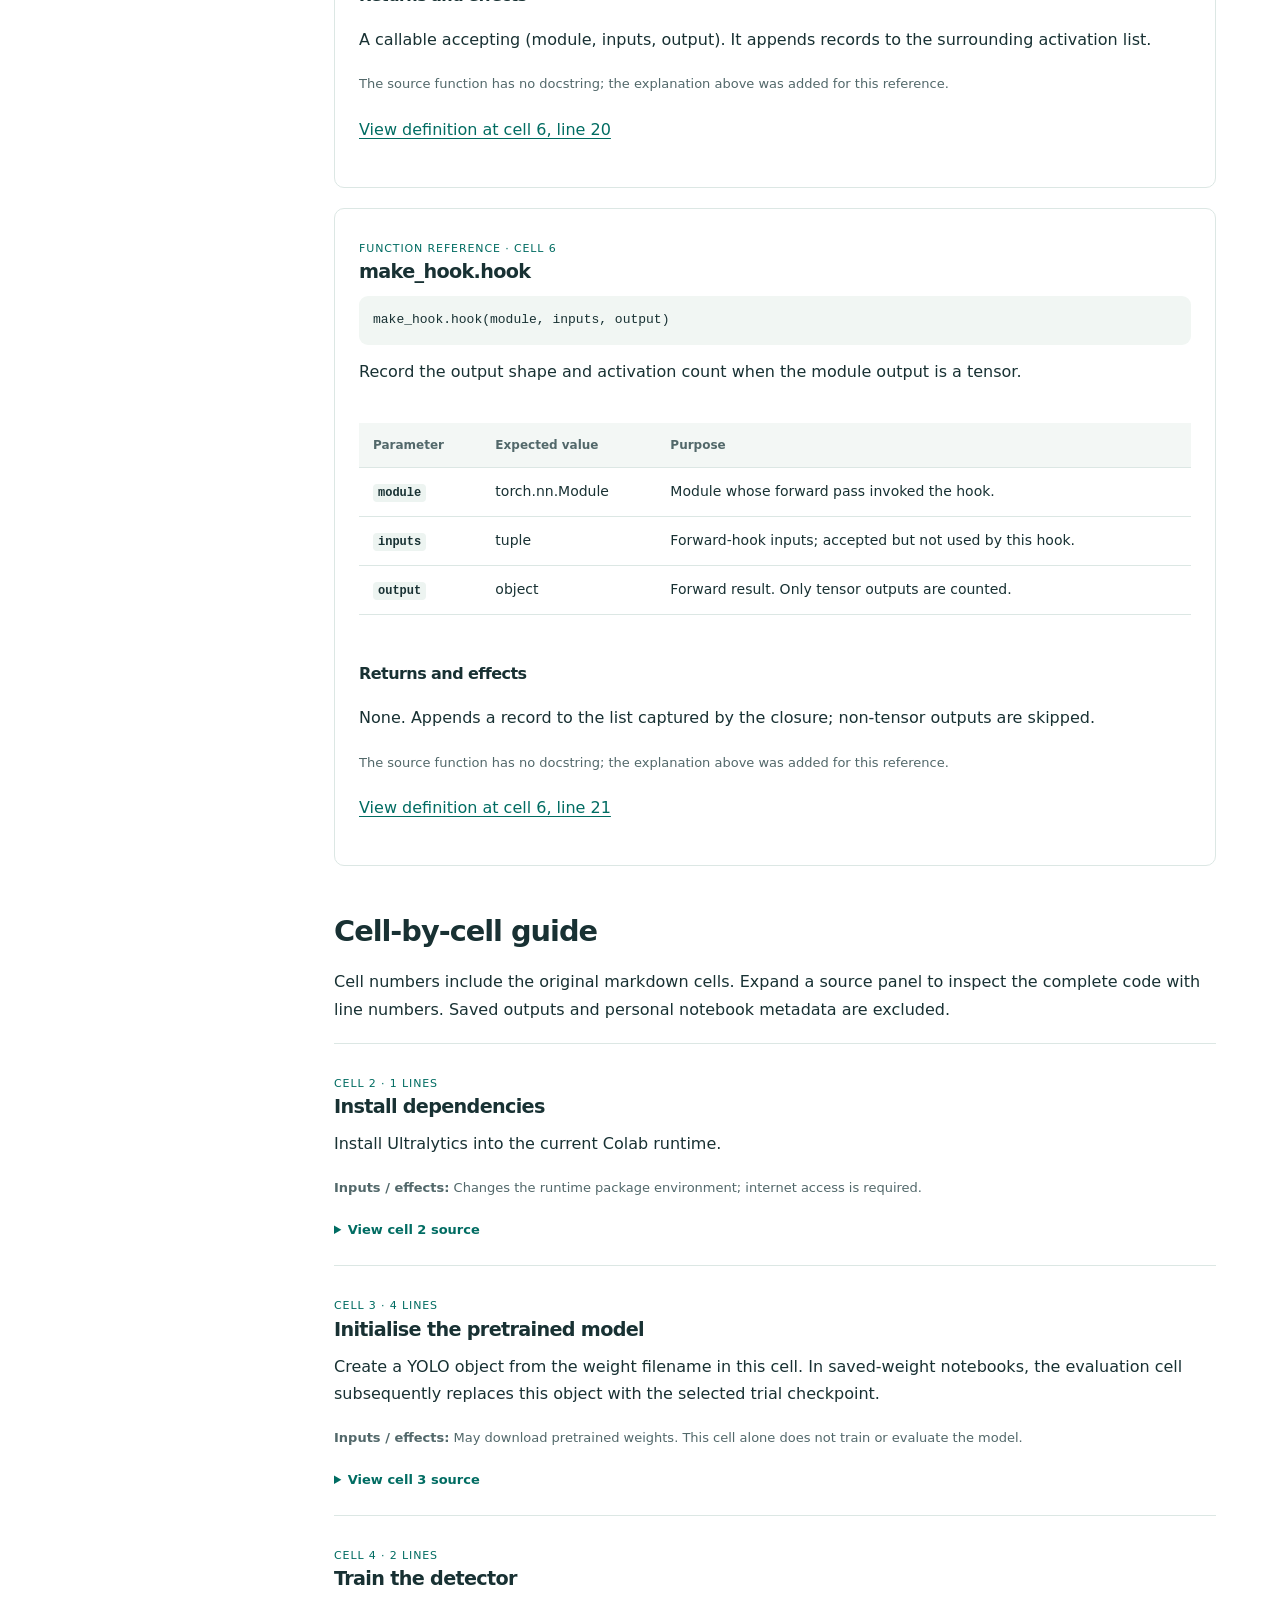
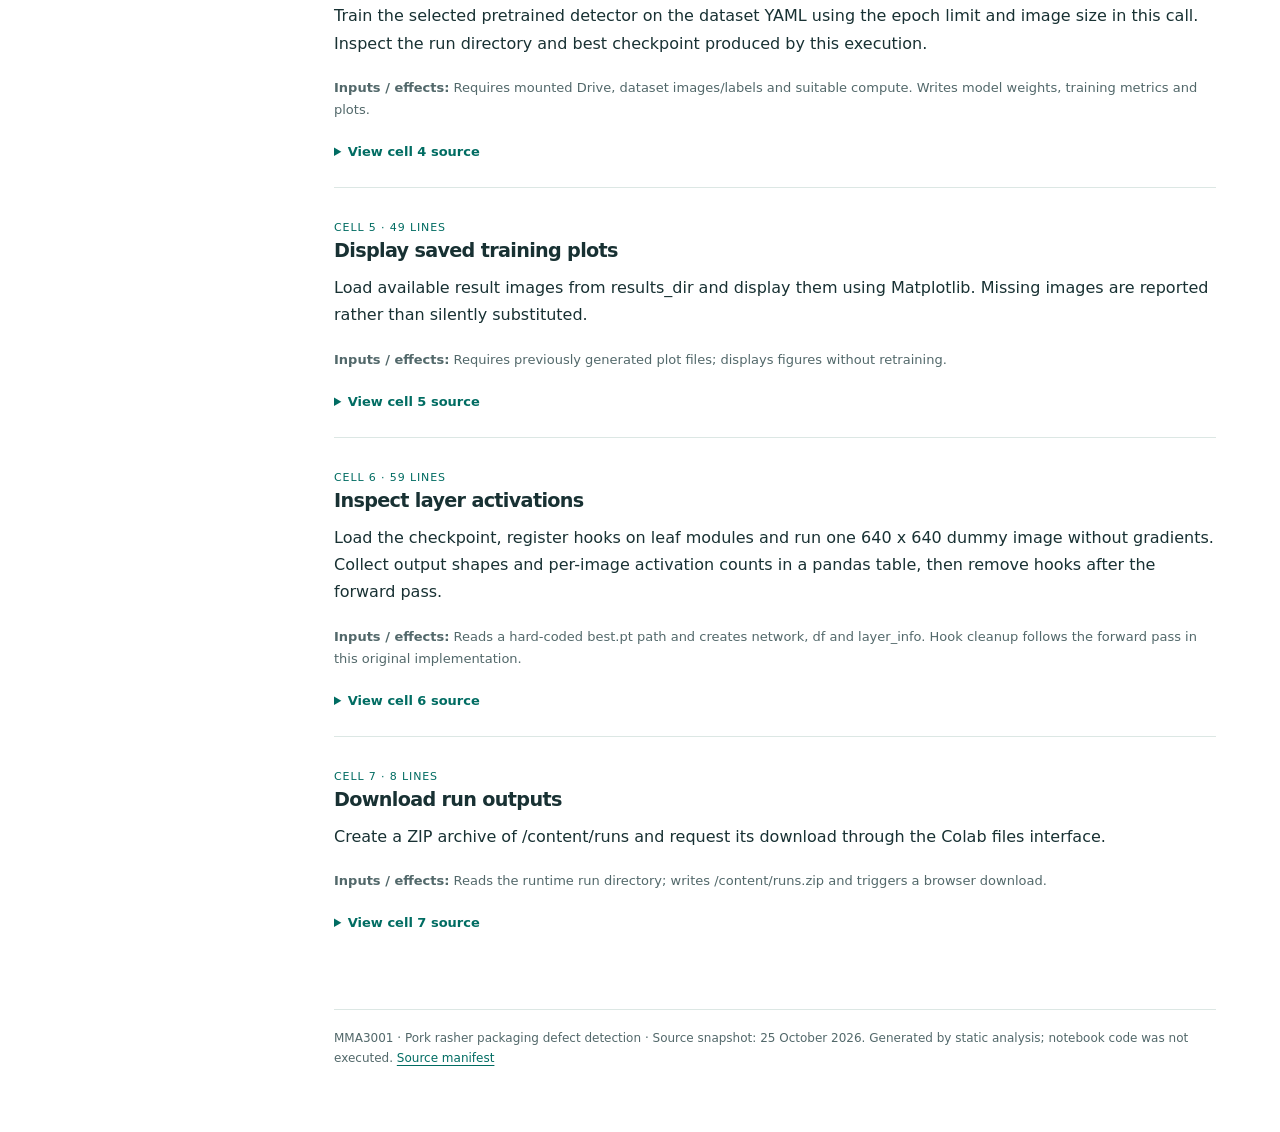
<file: docs/training-trial-3.html>
<!doctype html>
<html lang="en"><head><meta charset="utf-8"><meta name="viewport" content="width=device-width,initial-scale=1"><meta name="description" content="MMA3001 trial notebook source documentation, setup and function reference."><title>Trial 3 | MMA3001 code reference</title><link rel="stylesheet" href="assets/style.css"><script src="assets/docs.js" defer></script></head>
<body><aside class="sidebar"><a class="brand" href="index.html">MMA3001<small>Code documentation</small></a><label for="search" class="small">Find a notebook or function</label><input class="search" id="search" type="search" placeholder="Search this reference…"><p class="searchhint">Try “weights”, “trial 2” or “activations”.</p><nav aria-label="Documentation"><a class="navlink" href="index.html">Overview &amp; setup</a><div class="navgroup">Training notebooks</div><a class="navlink" data-search="mma3001 final project trial 1 training notebooks make_hook make_hook.hook" href="training-trial-1.html">Trial 1</a><a class="navlink" data-search="mma3001 final project trial 2 training notebooks make_hook make_hook.hook" href="training-trial-2.html">Trial 2</a><a class="navlink active" data-search="mma3001 final project trial 3 training notebooks make_hook make_hook.hook" href="training-trial-3.html">Trial 3</a><a class="navlink" data-search="mma3001 final project trial 4 training notebooks make_hook make_hook.hook" href="training-trial-4.html">Trial 4</a><a class="navlink" data-search="mma3001 final project trial 5 training notebooks make_hook make_hook.hook" href="training-trial-5.html">Trial 5</a><div class="navgroup">Saved-weight notebooks</div><a class="navlink" data-search="mma3001 final project trial 1,5 saved-weight notebooks evaluate_and_plot collect_layer_activations collect_layer_activations.make_hook collect_layer_activations.make_hook.hook" href="weights-trial-1.html">Trial 1,5</a><a class="navlink" data-search="mma3001 final project trial 2,5 saved-weight notebooks evaluate_and_plot collect_layer_activations collect_layer_activations.make_hook collect_layer_activations.make_hook.hook" href="weights-trial-2.html">Trial 2,5</a><a class="navlink" data-search="mma3001 final project trial 3,5 saved-weight notebooks evaluate_and_plot collect_layer_activations collect_layer_activations.make_hook collect_layer_activations.make_hook.hook" href="weights-trial-3.html">Trial 3,5</a><a class="navlink" data-search="mma3001 final project trial 4,5 saved-weight notebooks evaluate_and_plot collect_layer_activations collect_layer_activations.make_hook collect_layer_activations.make_hook.hook" href="weights-trial-4.html">Trial 4,5</a><a class="navlink" data-search="mma3001 final project trial 5,5 saved-weight notebooks evaluate_and_plot collect_layer_activations collect_layer_activations.make_hook collect_layer_activations.make_hook.hook" href="weights-trial-5.html">Trial 5,5</a></nav><p class="small">Offline HTML · 25 October 2026</p><a class="small" href="https://github.com/Rafif-AA/MMA3001-Final-Project">GitHub repository ↗</a></aside><main><header class="hero"><div class="eyebrow">Training experiment</div><h1>Trial 3<br>Source reference</h1><p class="lead">Train a YOLO26 detector, display training plots and inspect layer activations.</p><span class="pill">6 code cells</span><span class="pill">2 function definitions</span><p class="small">Original title: MMA3001 Final Project Trial 3</p><div class="toc"><a href="#configuration">Configuration</a><a href="#functions">Functions</a><a href="#cells">Cell-by-cell guide</a><a href="https://colab.research.google.com/drive/1UR5pU5K1ONZYYRidNEI_qnSzPh9lFsOr">Open original in Colab ↗</a><a download href="source-notebooks/MMA3001_Final_Project_Trial_3.ipynb">Download source snapshot</a></div></header><h2 id="configuration">Configuration and dependencies</h2><div class="tablewrap"><table><thead><tr><th>Setting</th><th>Source value</th></tr></thead><tbody><tr><td>Pretrained model</td><td><code>yolo26n.pt</code></td></tr><tr><td>Maximum epochs</td><td>200</td></tr><tr><td>Training input</td><td>640 x 640</td></tr><tr><td>Activation input</td><td>640 x 640, batch=1</td></tr><tr><td>Dataset YAML</td><td><code>/content/drive/MyDrive/DATASET 3 - Pork Rasher/data.yaml</code></td></tr></tbody></table></div><p>Mount Drive before accessing the dataset. Run training before plot display, then point every checkpoint and plot path at that run. Analysis paths are literal strings in these files; inspect them before execution. Training outputs may use a numbered directory when a previous run already exists.</p><details><summary>Imported modules in this notebook</summary><pre>from PIL import Image
from google.colab import files
from ultralytics import YOLO
import matplotlib.pyplot as plt
import os
import pandas as pd
import shutil
import torch</pre></details><h2 id="functions">Function reference</h2><p>Signatures, defaults and source docstrings are extracted directly from the code. Parameter and return explanations provide additional reference context.</p><article class="api" id="function-6-make_hook"><span class="badge">Function reference · cell 6</span><h3>make_hook</h3><pre class="sig">make_hook(name)</pre><p>Create a closure that records outputs for one named module.</p><div class="tablewrap"><table><thead><tr><th>Parameter</th><th>Expected value</th><th>Purpose</th></tr></thead><tbody><tr><td><code>name</code></td><td>str</td><td>Named leaf module associated with the returned hook.</td></tr></tbody></table></div><h4>Returns and effects</h4><p>A callable accepting (module, inputs, output). It appends records to the surrounding activation list.</p><p class="small">The source function has no docstring; the explanation above was added for this reference.</p><p><a href="#cell-6-line-20">View definition at cell 6, line 20</a></p></article><article class="api" id="function-6-make_hook-hook"><span class="badge">Function reference · cell 6</span><h3>make_hook.hook</h3><pre class="sig">make_hook.hook(module, inputs, output)</pre><p>Record the output shape and activation count when the module output is a tensor.</p><div class="tablewrap"><table><thead><tr><th>Parameter</th><th>Expected value</th><th>Purpose</th></tr></thead><tbody><tr><td><code>module</code></td><td>torch.nn.Module</td><td>Module whose forward pass invoked the hook.</td></tr><tr><td><code>inputs</code></td><td>tuple</td><td>Forward-hook inputs; accepted but not used by this hook.</td></tr><tr><td><code>output</code></td><td>object</td><td>Forward result. Only tensor outputs are counted.</td></tr></tbody></table></div><h4>Returns and effects</h4><p>None. Appends a record to the list captured by the closure; non-tensor outputs are skipped.</p><p class="small">The source function has no docstring; the explanation above was added for this reference.</p><p><a href="#cell-6-line-21">View definition at cell 6, line 21</a></p></article><h2 id="cells">Cell-by-cell guide</h2><p>Cell numbers include the original markdown cells. Expand a source panel to inspect the complete code with line numbers. Saved outputs and personal notebook metadata are excluded.</p><section class="cell" id="cell-2"><span class="badge">Cell 2 · 1 lines</span><h3>Install dependencies</h3><p>Install Ultralytics into the current Colab runtime.</p><p class="small"><b>Inputs / effects:</b> Changes the runtime package environment; internet access is required.</p><details><summary>View cell 2 source</summary><pre class="source"><code><span class="line" id="cell-2-line-1" data-line="1">!pip install ultralytics</span></code></pre></details></section><section class="cell" id="cell-3"><span class="badge">Cell 3 · 4 lines</span><h3>Initialise the pretrained model</h3><p>Create a YOLO object from the weight filename in this cell. In saved-weight notebooks, the evaluation cell subsequently replaces this object with the selected trial checkpoint.</p><p class="small"><b>Inputs / effects:</b> May download pretrained weights. This cell alone does not train or evaluate the model.</p><details><summary>View cell 3 source</summary><pre class="source"><code><span class="line" id="cell-3-line-1" data-line="1"><span class="k">from</span> ultralytics <span class="k">import</span> YOLO</span><span class="line" id="cell-3-line-2" data-line="2"></span><span class="line" id="cell-3-line-3" data-line="3"><span class="c"># Load YOLO26n model</span></span><span class="line" id="cell-3-line-4" data-line="4">model = YOLO(<span class="s">&quot;yolo26n.pt&quot;</span>)</span></code></pre></details></section><section class="cell" id="cell-4"><span class="badge">Cell 4 · 2 lines</span><h3>Train the detector</h3><p>Train the selected pretrained detector on the dataset YAML using the epoch limit and image size in this call. Inspect the run directory and best checkpoint produced by this execution.</p><p class="small"><b>Inputs / effects:</b> Requires mounted Drive, dataset images/labels and suitable compute. Writes model weights, training metrics and plots.</p><details><summary>View cell 4 source</summary><pre class="source"><code><span class="line" id="cell-4-line-1" data-line="1"><span class="c"># Train the model on your custom dataset from Google Drive</span></span><span class="line" id="cell-4-line-2" data-line="2">results = model.train(data=<span class="s">&quot;/content/drive/MyDrive/DATASET 3 - Pork Rasher/data.yaml&quot;</span>, epochs=<span class="n">200</span>, imgsz=<span class="n">640</span>)</span></code></pre></details></section><section class="cell" id="cell-5"><span class="badge">Cell 5 · 49 lines</span><h3>Display saved training plots</h3><p>Load available result images from results_dir and display them using Matplotlib. Missing images are reported rather than silently substituted.</p><p class="small"><b>Inputs / effects:</b> Requires previously generated plot files; displays figures without retraining.</p><details><summary>View cell 5 source</summary><pre class="source"><code><span class="line" id="cell-5-line-1" data-line="1"><span class="k">import</span> os</span><span class="line" id="cell-5-line-2" data-line="2"><span class="k">import</span> matplotlib.pyplot <span class="k">as</span> plt</span><span class="line" id="cell-5-line-3" data-line="3"><span class="k">from</span> PIL <span class="k">import</span> Image</span><span class="line" id="cell-5-line-4" data-line="4"></span><span class="line" id="cell-5-line-5" data-line="5"><span class="c"># Path to your YOLO training results</span></span><span class="line" id="cell-5-line-6" data-line="6">results_dir = <span class="s">&quot;/content/runs/detect/train&quot;</span></span><span class="line" id="cell-5-line-7" data-line="7"></span><span class="line" id="cell-5-line-8" data-line="8"><span class="c"># Evaluation plots to display</span></span><span class="line" id="cell-5-line-9" data-line="9">plot_files = [</span><span class="line" id="cell-5-line-10" data-line="10">    <span class="s">&quot;results.png&quot;</span>,</span><span class="line" id="cell-5-line-11" data-line="11">    <span class="s">&quot;BoxF1_curve.png&quot;</span>,</span><span class="line" id="cell-5-line-12" data-line="12">    <span class="s">&quot;BoxP_curve.png&quot;</span>,</span><span class="line" id="cell-5-line-13" data-line="13">    <span class="s">&quot;BoxR_curve.png&quot;</span>,</span><span class="line" id="cell-5-line-14" data-line="14">    <span class="s">&quot;BoxPR_curve.png&quot;</span>,</span><span class="line" id="cell-5-line-15" data-line="15">    <span class="s">&quot;confusion_matrix.png&quot;</span>,</span><span class="line" id="cell-5-line-16" data-line="16">    <span class="s">&quot;confusion_matrix_normalized.png&quot;</span></span><span class="line" id="cell-5-line-17" data-line="17">]</span><span class="line" id="cell-5-line-18" data-line="18"></span><span class="line" id="cell-5-line-19" data-line="19"><span class="c"># Create a figure with 2 columns</span></span><span class="line" id="cell-5-line-20" data-line="20">fig, axes = plt.subplots(<span class="n">4</span>, <span class="n">2</span>, figsize=(<span class="n">18</span>, <span class="n">24</span>))</span><span class="line" id="cell-5-line-21" data-line="21">axes = axes.flatten()</span><span class="line" id="cell-5-line-22" data-line="22"></span><span class="line" id="cell-5-line-23" data-line="23"><span class="k">for</span> i, filename <span class="k">in</span> enumerate(plot_files):</span><span class="line" id="cell-5-line-24" data-line="24">    filepath = os.path.join(results_dir, filename)</span><span class="line" id="cell-5-line-25" data-line="25"></span><span class="line" id="cell-5-line-26" data-line="26">    <span class="k">if</span> os.path.exists(filepath):</span><span class="line" id="cell-5-line-27" data-line="27">        img = Image.open(filepath)</span><span class="line" id="cell-5-line-28" data-line="28">        axes[i].imshow(img)</span><span class="line" id="cell-5-line-29" data-line="29">        axes[i].set_title(</span><span class="line" id="cell-5-line-30" data-line="30">            filename.replace(<span class="s">&quot;_&quot;</span>, <span class="s">&quot; &quot;</span>).replace(<span class="s">&quot;.png&quot;</span>, <span class="s">&quot;&quot;</span>),</span><span class="line" id="cell-5-line-31" data-line="31">            fontsize=<span class="n">14</span>,</span><span class="line" id="cell-5-line-32" data-line="32">            fontweight=<span class="s">&quot;bold&quot;</span></span><span class="line" id="cell-5-line-33" data-line="33">        )</span><span class="line" id="cell-5-line-34" data-line="34">    <span class="k">else</span>:</span><span class="line" id="cell-5-line-35" data-line="35">        axes[i].text(</span><span class="line" id="cell-5-line-36" data-line="36">            <span class="n">0.5</span>, <span class="n">0.5</span>,</span><span class="line" id="cell-5-line-37" data-line="37">            f&quot;{filename}\nNot found&quot;,</span><span class="line" id="cell-5-line-38" data-line="38">            ha=<span class="s">&quot;center&quot;</span>,</span><span class="line" id="cell-5-line-39" data-line="39">            va=<span class="s">&quot;center&quot;</span></span><span class="line" id="cell-5-line-40" data-line="40">        )</span><span class="line" id="cell-5-line-41" data-line="41"></span><span class="line" id="cell-5-line-42" data-line="42">    axes[i].axis(<span class="s">&quot;off&quot;</span>)</span><span class="line" id="cell-5-line-43" data-line="43"></span><span class="line" id="cell-5-line-44" data-line="44"><span class="c"># Hide unused subplot</span></span><span class="line" id="cell-5-line-45" data-line="45"><span class="k">for</span> j <span class="k">in</span> range(len(plot_files), len(axes)):</span><span class="line" id="cell-5-line-46" data-line="46">    axes[j].axis(<span class="s">&quot;off&quot;</span>)</span><span class="line" id="cell-5-line-47" data-line="47"></span><span class="line" id="cell-5-line-48" data-line="48">plt.tight_layout()</span><span class="line" id="cell-5-line-49" data-line="49">plt.show()</span></code></pre></details></section><section class="cell" id="cell-6"><span class="badge">Cell 6 · 59 lines</span><h3>Inspect layer activations</h3><p>Load the checkpoint, register hooks on leaf modules and run one 640 x 640 dummy image without gradients. Collect output shapes and per-image activation counts in a pandas table, then remove hooks after the forward pass.</p><p class="small"><b>Inputs / effects:</b> Reads a hard-coded best.pt path and creates network, df and layer_info. Hook cleanup follows the forward pass in this original implementation.</p><details><summary>View cell 6 source</summary><pre class="source"><code><span class="line" id="cell-6-line-1" data-line="1"><span class="k">import</span> torch</span><span class="line" id="cell-6-line-2" data-line="2"><span class="k">from</span> ultralytics <span class="k">import</span> YOLO</span><span class="line" id="cell-6-line-3" data-line="3"></span><span class="line" id="cell-6-line-4" data-line="4">model = YOLO(<span class="s">&quot;/content/runs/detect/train/weights/best.pt&quot;</span>)</span><span class="line" id="cell-6-line-5" data-line="5"></span><span class="line" id="cell-6-line-6" data-line="6">network = model.model</span><span class="line" id="cell-6-line-7" data-line="7">network.eval()</span><span class="line" id="cell-6-line-8" data-line="8"></span><span class="line" id="cell-6-line-9" data-line="9">device = next(network.parameters()).device</span><span class="line" id="cell-6-line-10" data-line="10"></span><span class="line" id="cell-6-line-11" data-line="11"><span class="c"># Use a dummy image of size 640x640</span></span><span class="line" id="cell-6-line-12" data-line="12">dummy_input = torch.zeros(</span><span class="line" id="cell-6-line-13" data-line="13">    <span class="n">1</span>, <span class="n">3</span>, <span class="n">640</span>, <span class="n">640</span>,</span><span class="line" id="cell-6-line-14" data-line="14">    device=device</span><span class="line" id="cell-6-line-15" data-line="15">)</span><span class="line" id="cell-6-line-16" data-line="16"></span><span class="line" id="cell-6-line-17" data-line="17">layer_info = []</span><span class="line" id="cell-6-line-18" data-line="18">hooks = []</span><span class="line" id="cell-6-line-19" data-line="19"></span><span class="line" id="cell-6-line-20" data-line="20"><span class="k">def</span> make_hook(name):</span><span class="line" id="cell-6-line-21" data-line="21">    <span class="k">def</span> hook(module, inputs, output):</span><span class="line" id="cell-6-line-22" data-line="22">        <span class="k">if</span> isinstance(output, torch.Tensor):</span><span class="line" id="cell-6-line-23" data-line="23">            shape = tuple(output.shape)</span><span class="line" id="cell-6-line-24" data-line="24"></span><span class="line" id="cell-6-line-25" data-line="25">            <span class="c"># Number of activations per image</span></span><span class="line" id="cell-6-line-26" data-line="26">            activations = output[<span class="n">0</span>].numel()</span><span class="line" id="cell-6-line-27" data-line="27"></span><span class="line" id="cell-6-line-28" data-line="28">            layer_info.append({</span><span class="line" id="cell-6-line-29" data-line="29">                <span class="s">&quot;Layer&quot;</span>: name,</span><span class="line" id="cell-6-line-30" data-line="30">                <span class="s">&quot;Type&quot;</span>: type(module).__name__,</span><span class="line" id="cell-6-line-31" data-line="31">                <span class="s">&quot;Output Shape&quot;</span>: shape,</span><span class="line" id="cell-6-line-32" data-line="32">                <span class="s">&quot;Activations&quot;</span>: activations</span><span class="line" id="cell-6-line-33" data-line="33">            })</span><span class="line" id="cell-6-line-34" data-line="34">    <span class="k">return</span> hook</span><span class="line" id="cell-6-line-35" data-line="35"></span><span class="line" id="cell-6-line-36" data-line="36"><span class="c"># Register hooks on leaf modules</span></span><span class="line" id="cell-6-line-37" data-line="37"><span class="k">for</span> name, module <span class="k">in</span> network.named_modules():</span><span class="line" id="cell-6-line-38" data-line="38">    <span class="k">if</span> name <span class="k">and</span> len(list(module.children())) == <span class="n">0</span>:</span><span class="line" id="cell-6-line-39" data-line="39">        hooks.append(</span><span class="line" id="cell-6-line-40" data-line="40">            module.register_forward_hook(make_hook(name))</span><span class="line" id="cell-6-line-41" data-line="41">        )</span><span class="line" id="cell-6-line-42" data-line="42"></span><span class="line" id="cell-6-line-43" data-line="43"><span class="c"># Perform forward pass</span></span><span class="line" id="cell-6-line-44" data-line="44"><span class="k">with</span> torch.no_grad():</span><span class="line" id="cell-6-line-45" data-line="45">    _ = network(dummy_input)</span><span class="line" id="cell-6-line-46" data-line="46"></span><span class="line" id="cell-6-line-47" data-line="47"><span class="c"># Remove hooks</span></span><span class="line" id="cell-6-line-48" data-line="48"><span class="k">for</span> hook <span class="k">in</span> hooks:</span><span class="line" id="cell-6-line-49" data-line="49">    hook.remove()</span><span class="line" id="cell-6-line-50" data-line="50"></span><span class="line" id="cell-6-line-51" data-line="51"><span class="c"># Display results</span></span><span class="line" id="cell-6-line-52" data-line="52"><span class="k">import</span> pandas <span class="k">as</span> pd</span><span class="line" id="cell-6-line-53" data-line="53"></span><span class="line" id="cell-6-line-54" data-line="54">df = pd.DataFrame(layer_info)</span><span class="line" id="cell-6-line-55" data-line="55"></span><span class="line" id="cell-6-line-56" data-line="56">display(df)</span><span class="line" id="cell-6-line-57" data-line="57"></span><span class="line" id="cell-6-line-58" data-line="58">print(<span class="s">&quot;Total recorded activations:&quot;</span>,</span><span class="line" id="cell-6-line-59" data-line="59">      f&quot;{df[<span class="s">&#x27;Activations&#x27;</span>].sum():,}&quot;)</span></code></pre></details></section><section class="cell" id="cell-7"><span class="badge">Cell 7 · 8 lines</span><h3>Download run outputs</h3><p>Create a ZIP archive of /content/runs and request its download through the Colab files interface.</p><p class="small"><b>Inputs / effects:</b> Reads the runtime run directory; writes /content/runs.zip and triggers a browser download.</p><details><summary>View cell 7 source</summary><pre class="source"><code><span class="line" id="cell-7-line-1" data-line="1"><span class="k">import</span> shutil</span><span class="line" id="cell-7-line-2" data-line="2"><span class="k">from</span> google.colab <span class="k">import</span> files</span><span class="line" id="cell-7-line-3" data-line="3"></span><span class="line" id="cell-7-line-4" data-line="4"><span class="c"># Zip the folder /content/runs into runs.zip</span></span><span class="line" id="cell-7-line-5" data-line="5">shutil.make_archive(<span class="s">&quot;/content/runs&quot;</span>, <span class="s">&quot;zip&quot;</span>, <span class="s">&quot;/content/runs&quot;</span>)</span><span class="line" id="cell-7-line-6" data-line="6"></span><span class="line" id="cell-7-line-7" data-line="7"><span class="c"># Download the zipped file</span></span><span class="line" id="cell-7-line-8" data-line="8">files.download(<span class="s">&quot;/content/runs.zip&quot;</span>)</span></code></pre></details></section><footer class="footer">MMA3001 · Pork rasher packaging defect detection · Source snapshot: 25 October 2026. Generated by static analysis; notebook code was not executed. <a href="source-notebooks/manifest.json">Source manifest</a></footer></main></body></html>
</file>
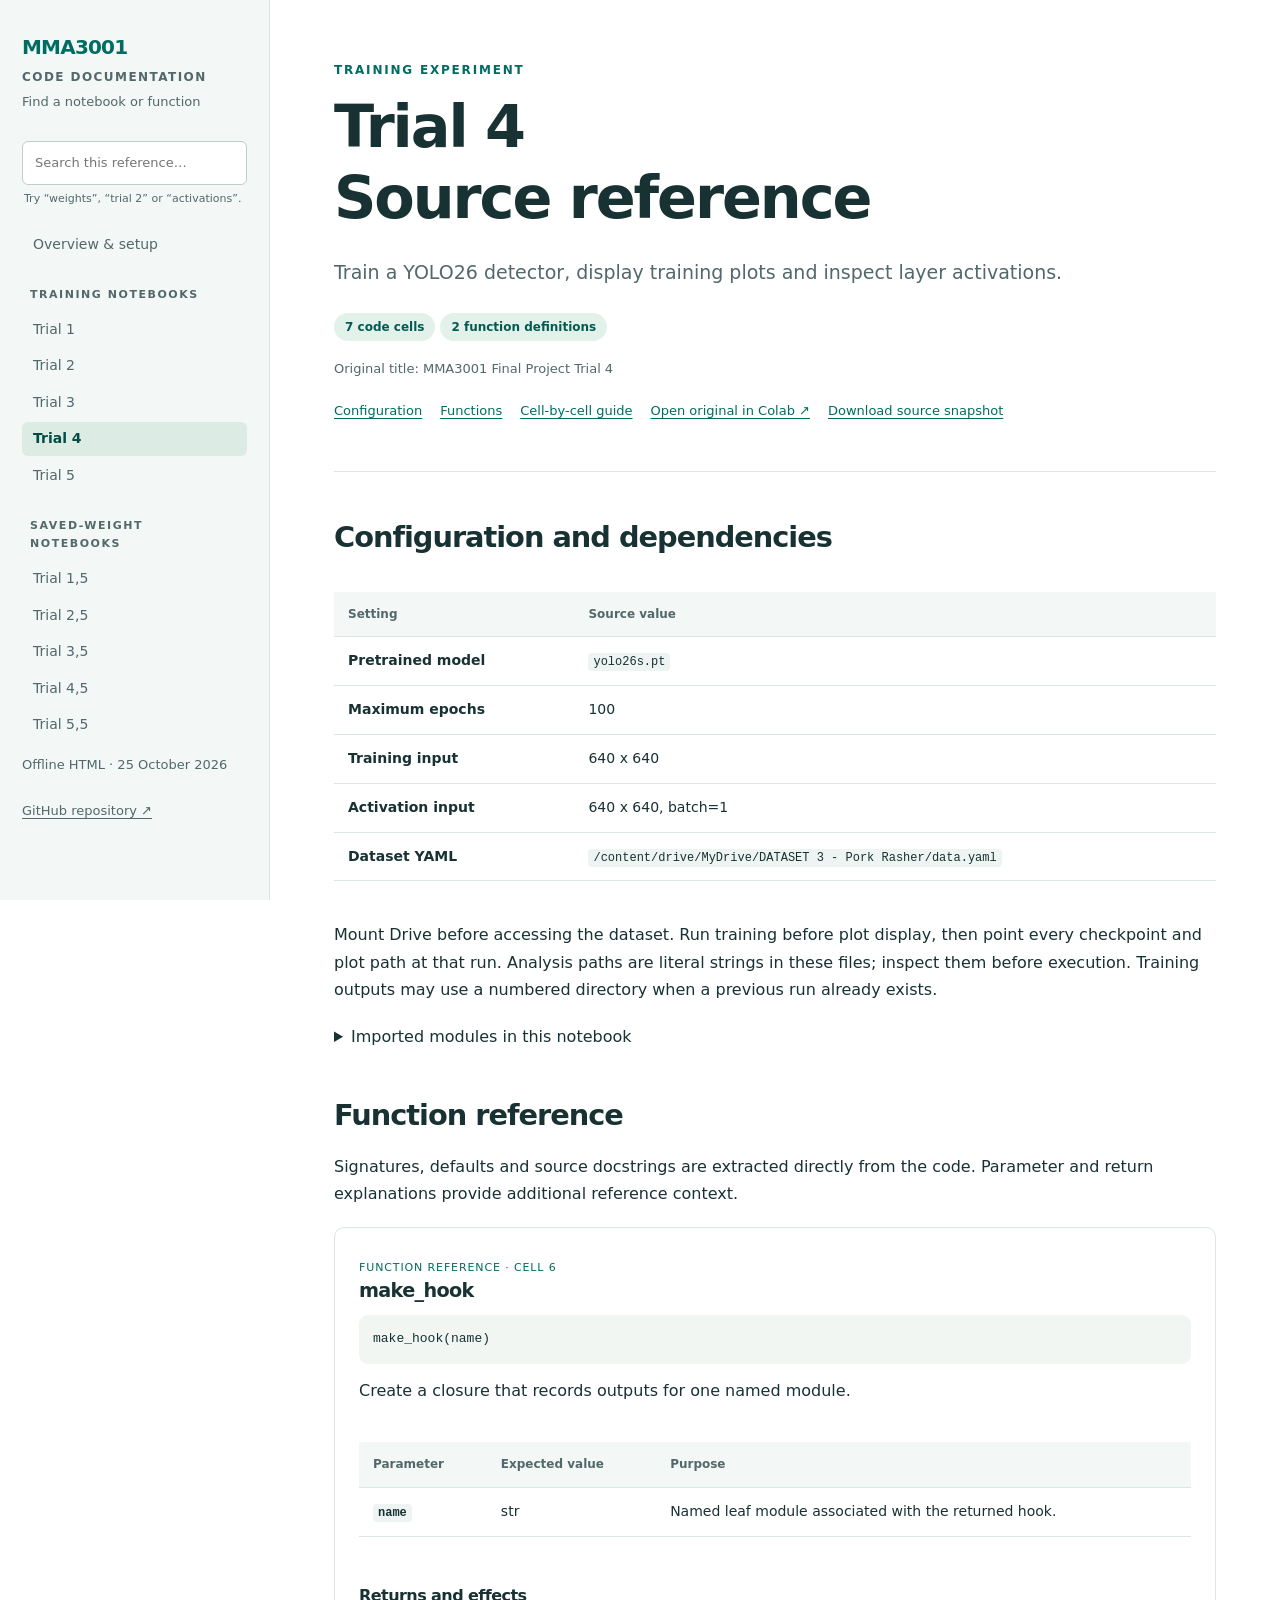
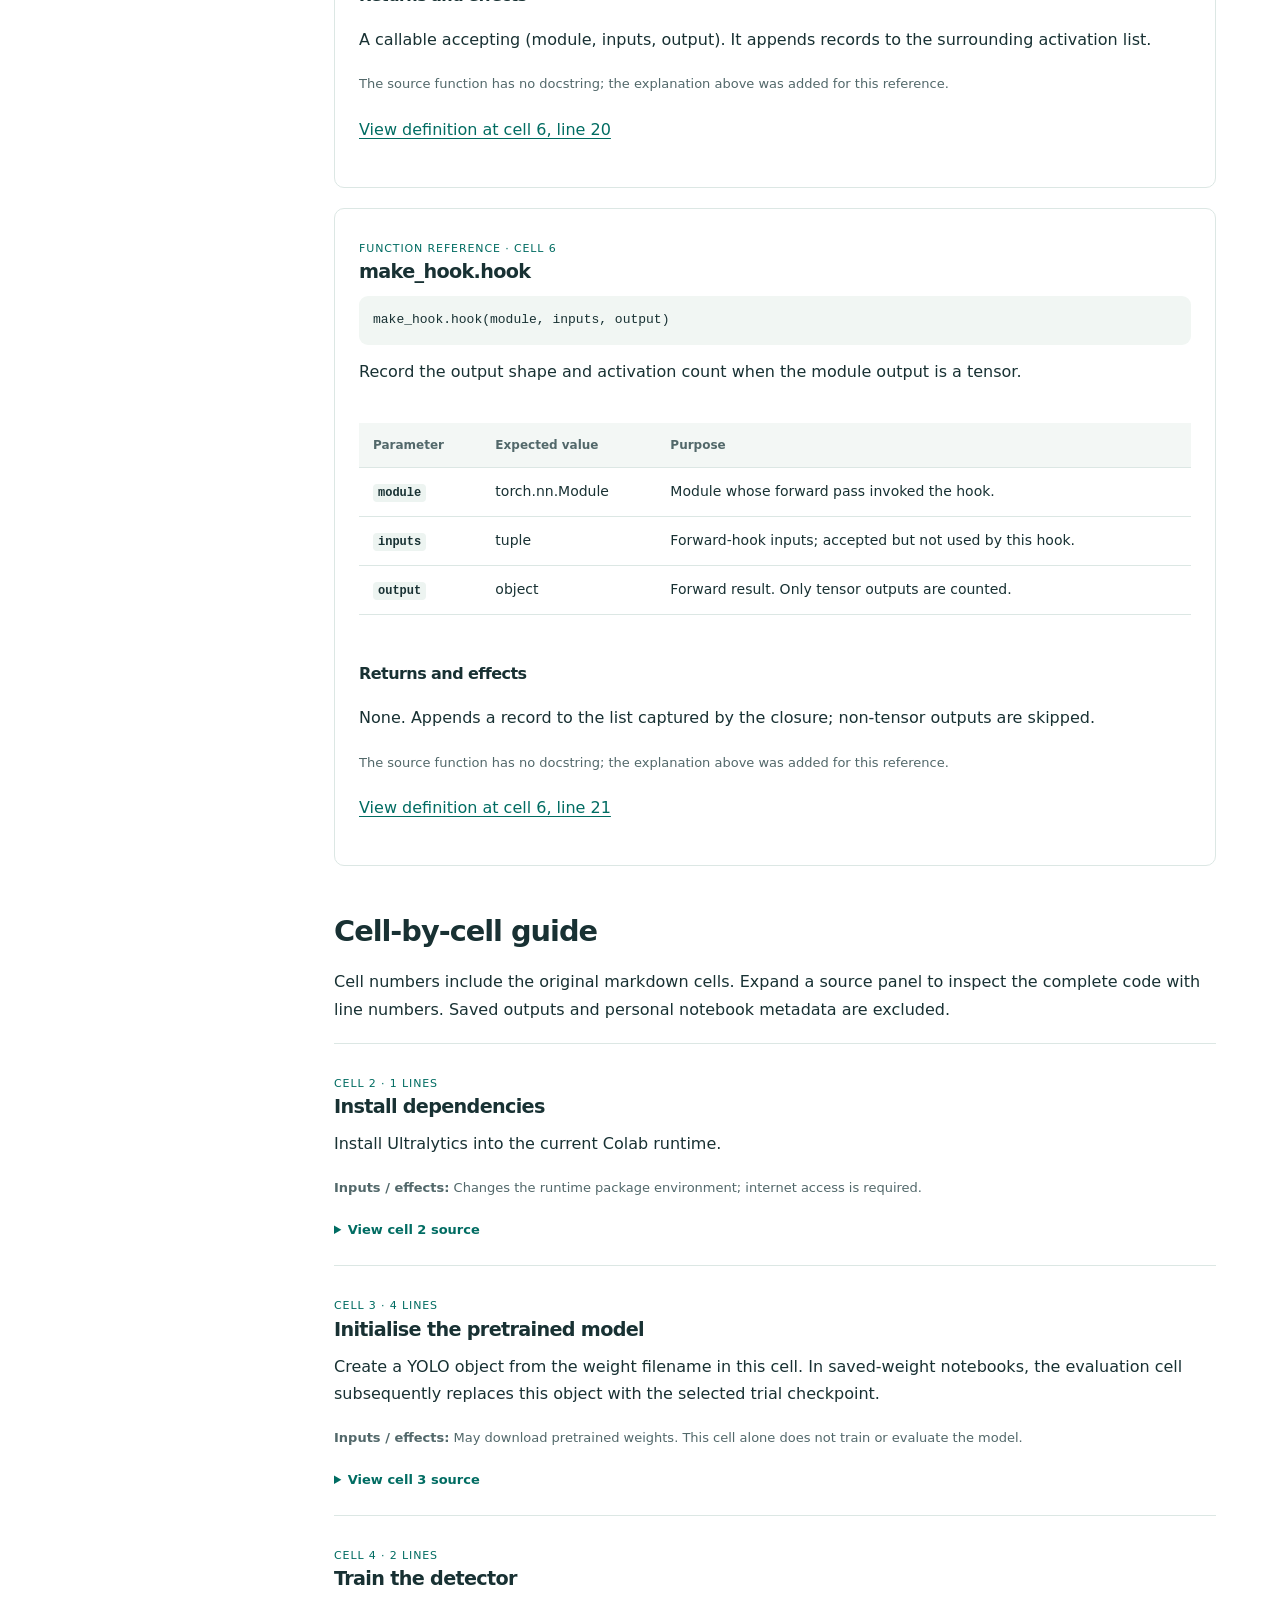
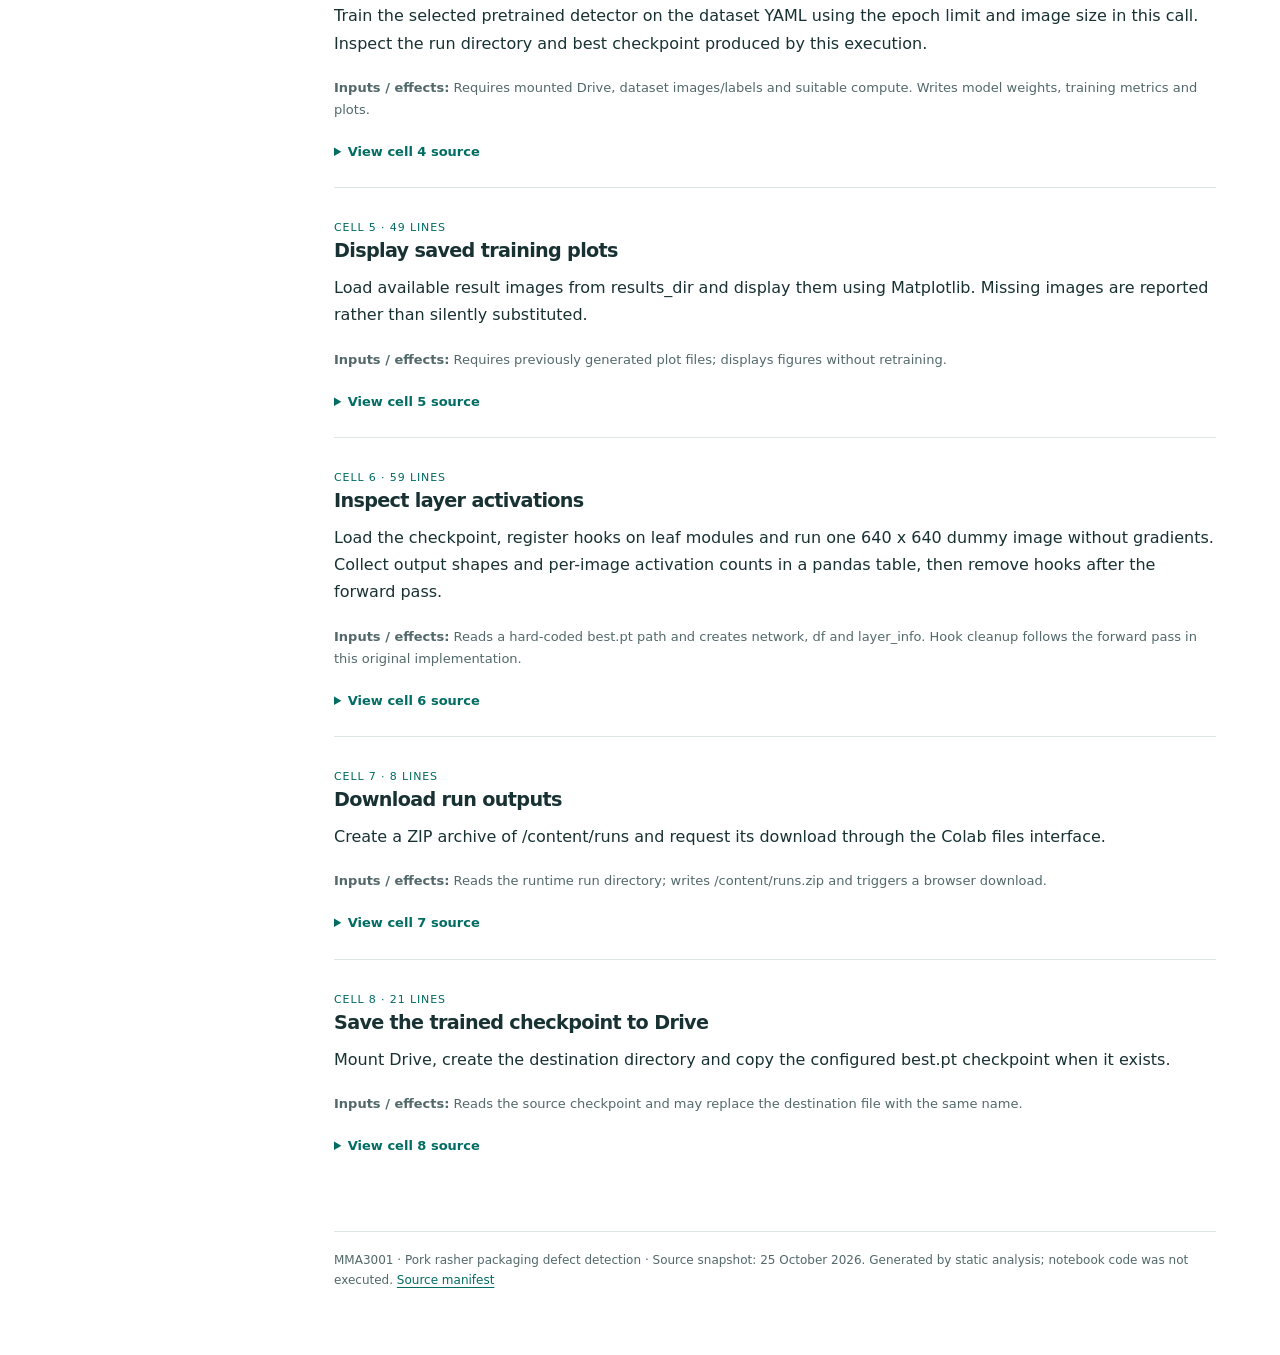
<file: docs/training-trial-4.html>
<!doctype html>
<html lang="en"><head><meta charset="utf-8"><meta name="viewport" content="width=device-width,initial-scale=1"><meta name="description" content="MMA3001 trial notebook source documentation, setup and function reference."><title>Trial 4 | MMA3001 code reference</title><link rel="stylesheet" href="assets/style.css"><script src="assets/docs.js" defer></script></head>
<body><aside class="sidebar"><a class="brand" href="index.html">MMA3001<small>Code documentation</small></a><label for="search" class="small">Find a notebook or function</label><input class="search" id="search" type="search" placeholder="Search this reference…"><p class="searchhint">Try “weights”, “trial 2” or “activations”.</p><nav aria-label="Documentation"><a class="navlink" href="index.html">Overview &amp; setup</a><div class="navgroup">Training notebooks</div><a class="navlink" data-search="mma3001 final project trial 1 training notebooks make_hook make_hook.hook" href="training-trial-1.html">Trial 1</a><a class="navlink" data-search="mma3001 final project trial 2 training notebooks make_hook make_hook.hook" href="training-trial-2.html">Trial 2</a><a class="navlink" data-search="mma3001 final project trial 3 training notebooks make_hook make_hook.hook" href="training-trial-3.html">Trial 3</a><a class="navlink active" data-search="mma3001 final project trial 4 training notebooks make_hook make_hook.hook" href="training-trial-4.html">Trial 4</a><a class="navlink" data-search="mma3001 final project trial 5 training notebooks make_hook make_hook.hook" href="training-trial-5.html">Trial 5</a><div class="navgroup">Saved-weight notebooks</div><a class="navlink" data-search="mma3001 final project trial 1,5 saved-weight notebooks evaluate_and_plot collect_layer_activations collect_layer_activations.make_hook collect_layer_activations.make_hook.hook" href="weights-trial-1.html">Trial 1,5</a><a class="navlink" data-search="mma3001 final project trial 2,5 saved-weight notebooks evaluate_and_plot collect_layer_activations collect_layer_activations.make_hook collect_layer_activations.make_hook.hook" href="weights-trial-2.html">Trial 2,5</a><a class="navlink" data-search="mma3001 final project trial 3,5 saved-weight notebooks evaluate_and_plot collect_layer_activations collect_layer_activations.make_hook collect_layer_activations.make_hook.hook" href="weights-trial-3.html">Trial 3,5</a><a class="navlink" data-search="mma3001 final project trial 4,5 saved-weight notebooks evaluate_and_plot collect_layer_activations collect_layer_activations.make_hook collect_layer_activations.make_hook.hook" href="weights-trial-4.html">Trial 4,5</a><a class="navlink" data-search="mma3001 final project trial 5,5 saved-weight notebooks evaluate_and_plot collect_layer_activations collect_layer_activations.make_hook collect_layer_activations.make_hook.hook" href="weights-trial-5.html">Trial 5,5</a></nav><p class="small">Offline HTML · 25 October 2026</p><a class="small" href="https://github.com/Rafif-AA/MMA3001-Final-Project">GitHub repository ↗</a></aside><main><header class="hero"><div class="eyebrow">Training experiment</div><h1>Trial 4<br>Source reference</h1><p class="lead">Train a YOLO26 detector, display training plots and inspect layer activations.</p><span class="pill">7 code cells</span><span class="pill">2 function definitions</span><p class="small">Original title: MMA3001 Final Project Trial 4</p><div class="toc"><a href="#configuration">Configuration</a><a href="#functions">Functions</a><a href="#cells">Cell-by-cell guide</a><a href="https://colab.research.google.com/drive/1kk5OE4xi5BZvZOHEbL9lpo5azgJUEnC0">Open original in Colab ↗</a><a download href="source-notebooks/MMA3001_Final_Project_Trial_4.ipynb">Download source snapshot</a></div></header><h2 id="configuration">Configuration and dependencies</h2><div class="tablewrap"><table><thead><tr><th>Setting</th><th>Source value</th></tr></thead><tbody><tr><td>Pretrained model</td><td><code>yolo26s.pt</code></td></tr><tr><td>Maximum epochs</td><td>100</td></tr><tr><td>Training input</td><td>640 x 640</td></tr><tr><td>Activation input</td><td>640 x 640, batch=1</td></tr><tr><td>Dataset YAML</td><td><code>/content/drive/MyDrive/DATASET 3 - Pork Rasher/data.yaml</code></td></tr></tbody></table></div><p>Mount Drive before accessing the dataset. Run training before plot display, then point every checkpoint and plot path at that run. Analysis paths are literal strings in these files; inspect them before execution. Training outputs may use a numbered directory when a previous run already exists.</p><details><summary>Imported modules in this notebook</summary><pre>from PIL import Image
from google.colab import drive
from google.colab import files
from ultralytics import YOLO
import matplotlib.pyplot as plt
import os
import pandas as pd
import shutil
import torch</pre></details><h2 id="functions">Function reference</h2><p>Signatures, defaults and source docstrings are extracted directly from the code. Parameter and return explanations provide additional reference context.</p><article class="api" id="function-6-make_hook"><span class="badge">Function reference · cell 6</span><h3>make_hook</h3><pre class="sig">make_hook(name)</pre><p>Create a closure that records outputs for one named module.</p><div class="tablewrap"><table><thead><tr><th>Parameter</th><th>Expected value</th><th>Purpose</th></tr></thead><tbody><tr><td><code>name</code></td><td>str</td><td>Named leaf module associated with the returned hook.</td></tr></tbody></table></div><h4>Returns and effects</h4><p>A callable accepting (module, inputs, output). It appends records to the surrounding activation list.</p><p class="small">The source function has no docstring; the explanation above was added for this reference.</p><p><a href="#cell-6-line-20">View definition at cell 6, line 20</a></p></article><article class="api" id="function-6-make_hook-hook"><span class="badge">Function reference · cell 6</span><h3>make_hook.hook</h3><pre class="sig">make_hook.hook(module, inputs, output)</pre><p>Record the output shape and activation count when the module output is a tensor.</p><div class="tablewrap"><table><thead><tr><th>Parameter</th><th>Expected value</th><th>Purpose</th></tr></thead><tbody><tr><td><code>module</code></td><td>torch.nn.Module</td><td>Module whose forward pass invoked the hook.</td></tr><tr><td><code>inputs</code></td><td>tuple</td><td>Forward-hook inputs; accepted but not used by this hook.</td></tr><tr><td><code>output</code></td><td>object</td><td>Forward result. Only tensor outputs are counted.</td></tr></tbody></table></div><h4>Returns and effects</h4><p>None. Appends a record to the list captured by the closure; non-tensor outputs are skipped.</p><p class="small">The source function has no docstring; the explanation above was added for this reference.</p><p><a href="#cell-6-line-21">View definition at cell 6, line 21</a></p></article><h2 id="cells">Cell-by-cell guide</h2><p>Cell numbers include the original markdown cells. Expand a source panel to inspect the complete code with line numbers. Saved outputs and personal notebook metadata are excluded.</p><section class="cell" id="cell-2"><span class="badge">Cell 2 · 1 lines</span><h3>Install dependencies</h3><p>Install Ultralytics into the current Colab runtime.</p><p class="small"><b>Inputs / effects:</b> Changes the runtime package environment; internet access is required.</p><details><summary>View cell 2 source</summary><pre class="source"><code><span class="line" id="cell-2-line-1" data-line="1">!pip install ultralytics</span></code></pre></details></section><section class="cell" id="cell-3"><span class="badge">Cell 3 · 4 lines</span><h3>Initialise the pretrained model</h3><p>Create a YOLO object from the weight filename in this cell. In saved-weight notebooks, the evaluation cell subsequently replaces this object with the selected trial checkpoint.</p><p class="small"><b>Inputs / effects:</b> May download pretrained weights. This cell alone does not train or evaluate the model.</p><details><summary>View cell 3 source</summary><pre class="source"><code><span class="line" id="cell-3-line-1" data-line="1"><span class="k">from</span> ultralytics <span class="k">import</span> YOLO</span><span class="line" id="cell-3-line-2" data-line="2"></span><span class="line" id="cell-3-line-3" data-line="3"><span class="c"># Load YOLO26n model</span></span><span class="line" id="cell-3-line-4" data-line="4">model = YOLO(<span class="s">&quot;yolo26s.pt&quot;</span>)</span></code></pre></details></section><section class="cell" id="cell-4"><span class="badge">Cell 4 · 2 lines</span><h3>Train the detector</h3><p>Train the selected pretrained detector on the dataset YAML using the epoch limit and image size in this call. Inspect the run directory and best checkpoint produced by this execution.</p><p class="small"><b>Inputs / effects:</b> Requires mounted Drive, dataset images/labels and suitable compute. Writes model weights, training metrics and plots.</p><details><summary>View cell 4 source</summary><pre class="source"><code><span class="line" id="cell-4-line-1" data-line="1"><span class="c"># Train the model on your custom dataset from Google Drive</span></span><span class="line" id="cell-4-line-2" data-line="2">results = model.train(data=<span class="s">&quot;/content/drive/MyDrive/DATASET 3 - Pork Rasher/data.yaml&quot;</span>, epochs=<span class="n">100</span>, imgsz=<span class="n">640</span>)</span></code></pre></details></section><section class="cell" id="cell-5"><span class="badge">Cell 5 · 49 lines</span><h3>Display saved training plots</h3><p>Load available result images from results_dir and display them using Matplotlib. Missing images are reported rather than silently substituted.</p><p class="small"><b>Inputs / effects:</b> Requires previously generated plot files; displays figures without retraining.</p><details><summary>View cell 5 source</summary><pre class="source"><code><span class="line" id="cell-5-line-1" data-line="1"><span class="k">import</span> os</span><span class="line" id="cell-5-line-2" data-line="2"><span class="k">import</span> matplotlib.pyplot <span class="k">as</span> plt</span><span class="line" id="cell-5-line-3" data-line="3"><span class="k">from</span> PIL <span class="k">import</span> Image</span><span class="line" id="cell-5-line-4" data-line="4"></span><span class="line" id="cell-5-line-5" data-line="5"><span class="c"># Path to your YOLO training results</span></span><span class="line" id="cell-5-line-6" data-line="6">results_dir = <span class="s">&quot;/content/runs/detect/train&quot;</span></span><span class="line" id="cell-5-line-7" data-line="7"></span><span class="line" id="cell-5-line-8" data-line="8"><span class="c"># Evaluation plots to display</span></span><span class="line" id="cell-5-line-9" data-line="9">plot_files = [</span><span class="line" id="cell-5-line-10" data-line="10">    <span class="s">&quot;results.png&quot;</span>,</span><span class="line" id="cell-5-line-11" data-line="11">    <span class="s">&quot;BoxF1_curve.png&quot;</span>,</span><span class="line" id="cell-5-line-12" data-line="12">    <span class="s">&quot;BoxP_curve.png&quot;</span>,</span><span class="line" id="cell-5-line-13" data-line="13">    <span class="s">&quot;BoxR_curve.png&quot;</span>,</span><span class="line" id="cell-5-line-14" data-line="14">    <span class="s">&quot;BoxPR_curve.png&quot;</span>,</span><span class="line" id="cell-5-line-15" data-line="15">    <span class="s">&quot;confusion_matrix.png&quot;</span>,</span><span class="line" id="cell-5-line-16" data-line="16">    <span class="s">&quot;confusion_matrix_normalized.png&quot;</span></span><span class="line" id="cell-5-line-17" data-line="17">]</span><span class="line" id="cell-5-line-18" data-line="18"></span><span class="line" id="cell-5-line-19" data-line="19"><span class="c"># Create a figure with 2 columns</span></span><span class="line" id="cell-5-line-20" data-line="20">fig, axes = plt.subplots(<span class="n">4</span>, <span class="n">2</span>, figsize=(<span class="n">18</span>, <span class="n">24</span>))</span><span class="line" id="cell-5-line-21" data-line="21">axes = axes.flatten()</span><span class="line" id="cell-5-line-22" data-line="22"></span><span class="line" id="cell-5-line-23" data-line="23"><span class="k">for</span> i, filename <span class="k">in</span> enumerate(plot_files):</span><span class="line" id="cell-5-line-24" data-line="24">    filepath = os.path.join(results_dir, filename)</span><span class="line" id="cell-5-line-25" data-line="25"></span><span class="line" id="cell-5-line-26" data-line="26">    <span class="k">if</span> os.path.exists(filepath):</span><span class="line" id="cell-5-line-27" data-line="27">        img = Image.open(filepath)</span><span class="line" id="cell-5-line-28" data-line="28">        axes[i].imshow(img)</span><span class="line" id="cell-5-line-29" data-line="29">        axes[i].set_title(</span><span class="line" id="cell-5-line-30" data-line="30">            filename.replace(<span class="s">&quot;_&quot;</span>, <span class="s">&quot; &quot;</span>).replace(<span class="s">&quot;.png&quot;</span>, <span class="s">&quot;&quot;</span>),</span><span class="line" id="cell-5-line-31" data-line="31">            fontsize=<span class="n">14</span>,</span><span class="line" id="cell-5-line-32" data-line="32">            fontweight=<span class="s">&quot;bold&quot;</span></span><span class="line" id="cell-5-line-33" data-line="33">        )</span><span class="line" id="cell-5-line-34" data-line="34">    <span class="k">else</span>:</span><span class="line" id="cell-5-line-35" data-line="35">        axes[i].text(</span><span class="line" id="cell-5-line-36" data-line="36">            <span class="n">0.5</span>, <span class="n">0.5</span>,</span><span class="line" id="cell-5-line-37" data-line="37">            f&quot;{filename}\nNot found&quot;,</span><span class="line" id="cell-5-line-38" data-line="38">            ha=<span class="s">&quot;center&quot;</span>,</span><span class="line" id="cell-5-line-39" data-line="39">            va=<span class="s">&quot;center&quot;</span></span><span class="line" id="cell-5-line-40" data-line="40">        )</span><span class="line" id="cell-5-line-41" data-line="41"></span><span class="line" id="cell-5-line-42" data-line="42">    axes[i].axis(<span class="s">&quot;off&quot;</span>)</span><span class="line" id="cell-5-line-43" data-line="43"></span><span class="line" id="cell-5-line-44" data-line="44"><span class="c"># Hide unused subplot</span></span><span class="line" id="cell-5-line-45" data-line="45"><span class="k">for</span> j <span class="k">in</span> range(len(plot_files), len(axes)):</span><span class="line" id="cell-5-line-46" data-line="46">    axes[j].axis(<span class="s">&quot;off&quot;</span>)</span><span class="line" id="cell-5-line-47" data-line="47"></span><span class="line" id="cell-5-line-48" data-line="48">plt.tight_layout()</span><span class="line" id="cell-5-line-49" data-line="49">plt.show()</span></code></pre></details></section><section class="cell" id="cell-6"><span class="badge">Cell 6 · 59 lines</span><h3>Inspect layer activations</h3><p>Load the checkpoint, register hooks on leaf modules and run one 640 x 640 dummy image without gradients. Collect output shapes and per-image activation counts in a pandas table, then remove hooks after the forward pass.</p><p class="small"><b>Inputs / effects:</b> Reads a hard-coded best.pt path and creates network, df and layer_info. Hook cleanup follows the forward pass in this original implementation.</p><details><summary>View cell 6 source</summary><pre class="source"><code><span class="line" id="cell-6-line-1" data-line="1"><span class="k">import</span> torch</span><span class="line" id="cell-6-line-2" data-line="2"><span class="k">from</span> ultralytics <span class="k">import</span> YOLO</span><span class="line" id="cell-6-line-3" data-line="3"></span><span class="line" id="cell-6-line-4" data-line="4">model = YOLO(<span class="s">&quot;/content/runs/detect/train/weights/best.pt&quot;</span>)</span><span class="line" id="cell-6-line-5" data-line="5"></span><span class="line" id="cell-6-line-6" data-line="6">network = model.model</span><span class="line" id="cell-6-line-7" data-line="7">network.eval()</span><span class="line" id="cell-6-line-8" data-line="8"></span><span class="line" id="cell-6-line-9" data-line="9">device = next(network.parameters()).device</span><span class="line" id="cell-6-line-10" data-line="10"></span><span class="line" id="cell-6-line-11" data-line="11"><span class="c"># Use a dummy image of size 640x640</span></span><span class="line" id="cell-6-line-12" data-line="12">dummy_input = torch.zeros(</span><span class="line" id="cell-6-line-13" data-line="13">    <span class="n">1</span>, <span class="n">3</span>, <span class="n">640</span>, <span class="n">640</span>,</span><span class="line" id="cell-6-line-14" data-line="14">    device=device</span><span class="line" id="cell-6-line-15" data-line="15">)</span><span class="line" id="cell-6-line-16" data-line="16"></span><span class="line" id="cell-6-line-17" data-line="17">layer_info = []</span><span class="line" id="cell-6-line-18" data-line="18">hooks = []</span><span class="line" id="cell-6-line-19" data-line="19"></span><span class="line" id="cell-6-line-20" data-line="20"><span class="k">def</span> make_hook(name):</span><span class="line" id="cell-6-line-21" data-line="21">    <span class="k">def</span> hook(module, inputs, output):</span><span class="line" id="cell-6-line-22" data-line="22">        <span class="k">if</span> isinstance(output, torch.Tensor):</span><span class="line" id="cell-6-line-23" data-line="23">            shape = tuple(output.shape)</span><span class="line" id="cell-6-line-24" data-line="24"></span><span class="line" id="cell-6-line-25" data-line="25">            <span class="c"># Number of activations per image</span></span><span class="line" id="cell-6-line-26" data-line="26">            activations = output[<span class="n">0</span>].numel()</span><span class="line" id="cell-6-line-27" data-line="27"></span><span class="line" id="cell-6-line-28" data-line="28">            layer_info.append({</span><span class="line" id="cell-6-line-29" data-line="29">                <span class="s">&quot;Layer&quot;</span>: name,</span><span class="line" id="cell-6-line-30" data-line="30">                <span class="s">&quot;Type&quot;</span>: type(module).__name__,</span><span class="line" id="cell-6-line-31" data-line="31">                <span class="s">&quot;Output Shape&quot;</span>: shape,</span><span class="line" id="cell-6-line-32" data-line="32">                <span class="s">&quot;Activations&quot;</span>: activations</span><span class="line" id="cell-6-line-33" data-line="33">            })</span><span class="line" id="cell-6-line-34" data-line="34">    <span class="k">return</span> hook</span><span class="line" id="cell-6-line-35" data-line="35"></span><span class="line" id="cell-6-line-36" data-line="36"><span class="c"># Register hooks on leaf modules</span></span><span class="line" id="cell-6-line-37" data-line="37"><span class="k">for</span> name, module <span class="k">in</span> network.named_modules():</span><span class="line" id="cell-6-line-38" data-line="38">    <span class="k">if</span> name <span class="k">and</span> len(list(module.children())) == <span class="n">0</span>:</span><span class="line" id="cell-6-line-39" data-line="39">        hooks.append(</span><span class="line" id="cell-6-line-40" data-line="40">            module.register_forward_hook(make_hook(name))</span><span class="line" id="cell-6-line-41" data-line="41">        )</span><span class="line" id="cell-6-line-42" data-line="42"></span><span class="line" id="cell-6-line-43" data-line="43"><span class="c"># Perform forward pass</span></span><span class="line" id="cell-6-line-44" data-line="44"><span class="k">with</span> torch.no_grad():</span><span class="line" id="cell-6-line-45" data-line="45">    _ = network(dummy_input)</span><span class="line" id="cell-6-line-46" data-line="46"></span><span class="line" id="cell-6-line-47" data-line="47"><span class="c"># Remove hooks</span></span><span class="line" id="cell-6-line-48" data-line="48"><span class="k">for</span> hook <span class="k">in</span> hooks:</span><span class="line" id="cell-6-line-49" data-line="49">    hook.remove()</span><span class="line" id="cell-6-line-50" data-line="50"></span><span class="line" id="cell-6-line-51" data-line="51"><span class="c"># Display results</span></span><span class="line" id="cell-6-line-52" data-line="52"><span class="k">import</span> pandas <span class="k">as</span> pd</span><span class="line" id="cell-6-line-53" data-line="53"></span><span class="line" id="cell-6-line-54" data-line="54">df = pd.DataFrame(layer_info)</span><span class="line" id="cell-6-line-55" data-line="55"></span><span class="line" id="cell-6-line-56" data-line="56">display(df)</span><span class="line" id="cell-6-line-57" data-line="57"></span><span class="line" id="cell-6-line-58" data-line="58">print(<span class="s">&quot;Total recorded activations:&quot;</span>,</span><span class="line" id="cell-6-line-59" data-line="59">      f&quot;{df[<span class="s">&#x27;Activations&#x27;</span>].sum():,}&quot;)</span></code></pre></details></section><section class="cell" id="cell-7"><span class="badge">Cell 7 · 8 lines</span><h3>Download run outputs</h3><p>Create a ZIP archive of /content/runs and request its download through the Colab files interface.</p><p class="small"><b>Inputs / effects:</b> Reads the runtime run directory; writes /content/runs.zip and triggers a browser download.</p><details><summary>View cell 7 source</summary><pre class="source"><code><span class="line" id="cell-7-line-1" data-line="1"><span class="k">import</span> shutil</span><span class="line" id="cell-7-line-2" data-line="2"><span class="k">from</span> google.colab <span class="k">import</span> files</span><span class="line" id="cell-7-line-3" data-line="3"></span><span class="line" id="cell-7-line-4" data-line="4"><span class="c"># Zip the folder /content/runs into runs.zip</span></span><span class="line" id="cell-7-line-5" data-line="5">shutil.make_archive(<span class="s">&quot;/content/runs&quot;</span>, <span class="s">&quot;zip&quot;</span>, <span class="s">&quot;/content/runs&quot;</span>)</span><span class="line" id="cell-7-line-6" data-line="6"></span><span class="line" id="cell-7-line-7" data-line="7"><span class="c"># Download the zipped file</span></span><span class="line" id="cell-7-line-8" data-line="8">files.download(<span class="s">&quot;/content/runs.zip&quot;</span>)</span></code></pre></details></section><section class="cell" id="cell-8"><span class="badge">Cell 8 · 21 lines</span><h3>Save the trained checkpoint to Drive</h3><p>Mount Drive, create the destination directory and copy the configured best.pt checkpoint when it exists.</p><p class="small"><b>Inputs / effects:</b> Reads the source checkpoint and may replace the destination file with the same name.</p><details><summary>View cell 8 source</summary><pre class="source"><code><span class="line" id="cell-8-line-1" data-line="1"><span class="k">from</span> google.colab <span class="k">import</span> drive</span><span class="line" id="cell-8-line-2" data-line="2"><span class="k">import</span> os</span><span class="line" id="cell-8-line-3" data-line="3"><span class="k">import</span> shutil</span><span class="line" id="cell-8-line-4" data-line="4"></span><span class="line" id="cell-8-line-5" data-line="5"><span class="c"># Mount Google Drive</span></span><span class="line" id="cell-8-line-6" data-line="6">drive.mount(<span class="s">&#x27;/content/drive&#x27;</span>)</span><span class="line" id="cell-8-line-7" data-line="7"></span><span class="line" id="cell-8-line-8" data-line="8"><span class="c"># Define the paths</span></span><span class="line" id="cell-8-line-9" data-line="9">source_path = <span class="s">&#x27;/content/runs/detect/train/weights/best.pt&#x27;</span></span><span class="line" id="cell-8-line-10" data-line="10">dest_folder = <span class="s">&#x27;/content/drive/MyDrive/YOLO26n Saved Weight&#x27;</span></span><span class="line" id="cell-8-line-11" data-line="11">dest_path = os.path.join(dest_folder, <span class="s">&#x27;best.pt&#x27;</span>)</span><span class="line" id="cell-8-line-12" data-line="12"></span><span class="line" id="cell-8-line-13" data-line="13"><span class="c"># Create the destination directory if it doesn&#x27;t exist</span></span><span class="line" id="cell-8-line-14" data-line="14">os.makedirs(dest_folder, exist_ok=<span class="k">True</span>)</span><span class="line" id="cell-8-line-15" data-line="15"></span><span class="line" id="cell-8-line-16" data-line="16"><span class="c"># Copy the file to Google Drive</span></span><span class="line" id="cell-8-line-17" data-line="17"><span class="k">if</span> os.path.exists(source_path):</span><span class="line" id="cell-8-line-18" data-line="18">    shutil.copy(source_path, dest_path)</span><span class="line" id="cell-8-line-19" data-line="19">    print(f&quot;Successfully saved &#x27;{source_path}&#x27; to &#x27;{dest_path}&#x27;&quot;)</span><span class="line" id="cell-8-line-20" data-line="20"><span class="k">else</span>:</span><span class="line" id="cell-8-line-21" data-line="21">    print(f&quot;Error: Source file &#x27;{source_path}&#x27; not found. Please verify the path.&quot;)</span></code></pre></details></section><footer class="footer">MMA3001 · Pork rasher packaging defect detection · Source snapshot: 25 October 2026. Generated by static analysis; notebook code was not executed. <a href="source-notebooks/manifest.json">Source manifest</a></footer></main></body></html>
</file>
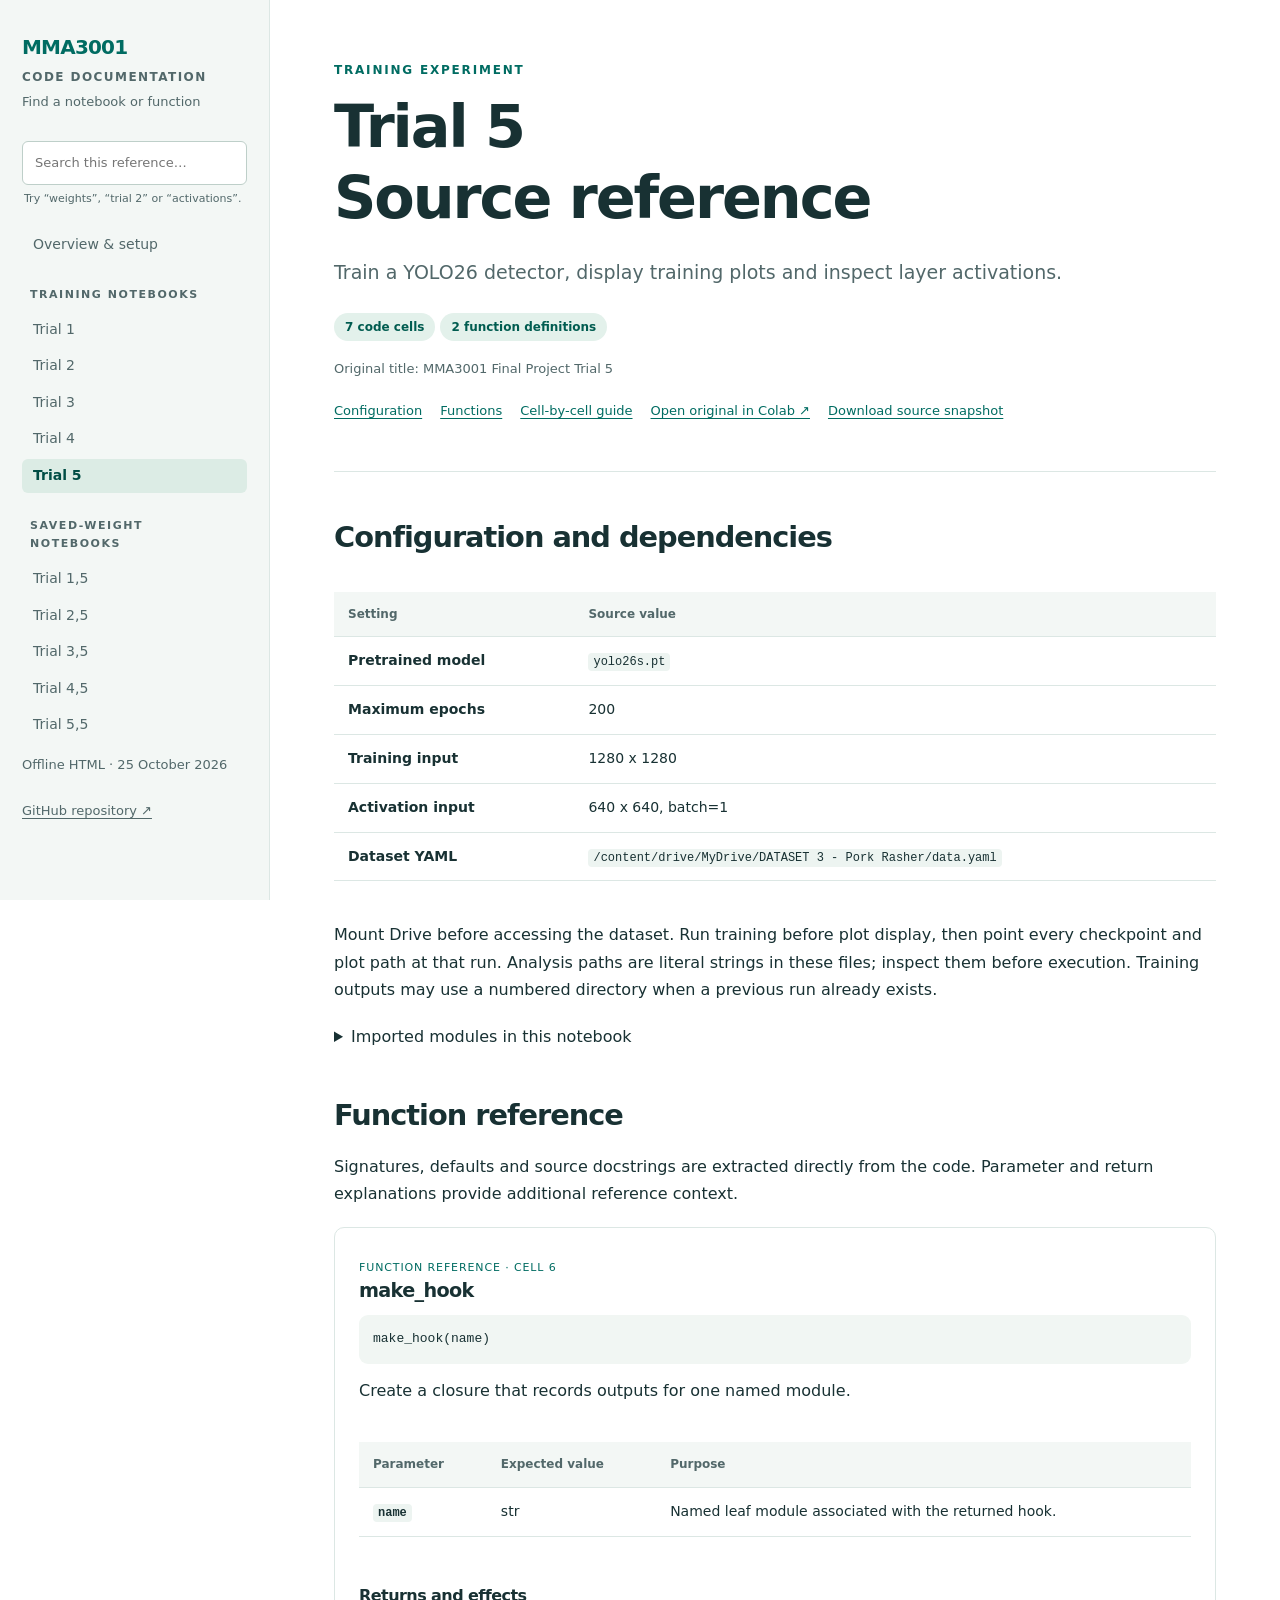
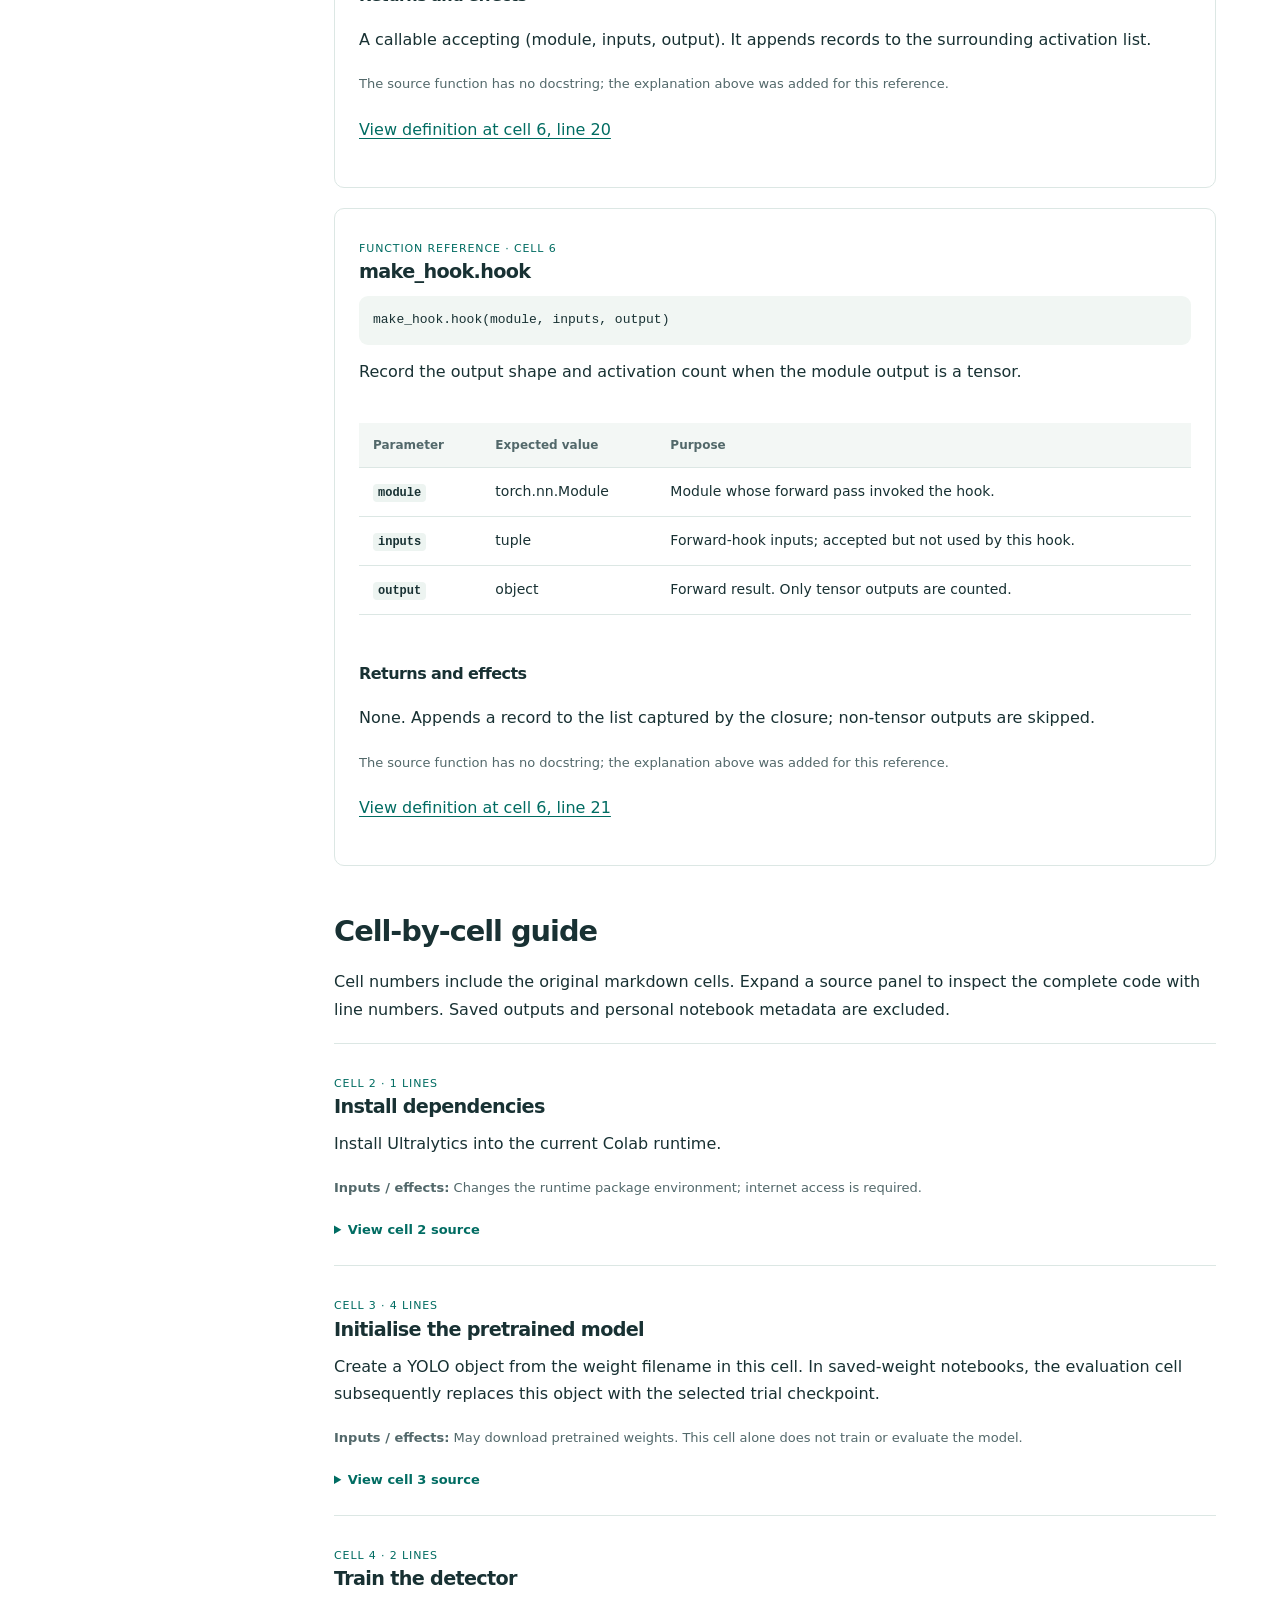
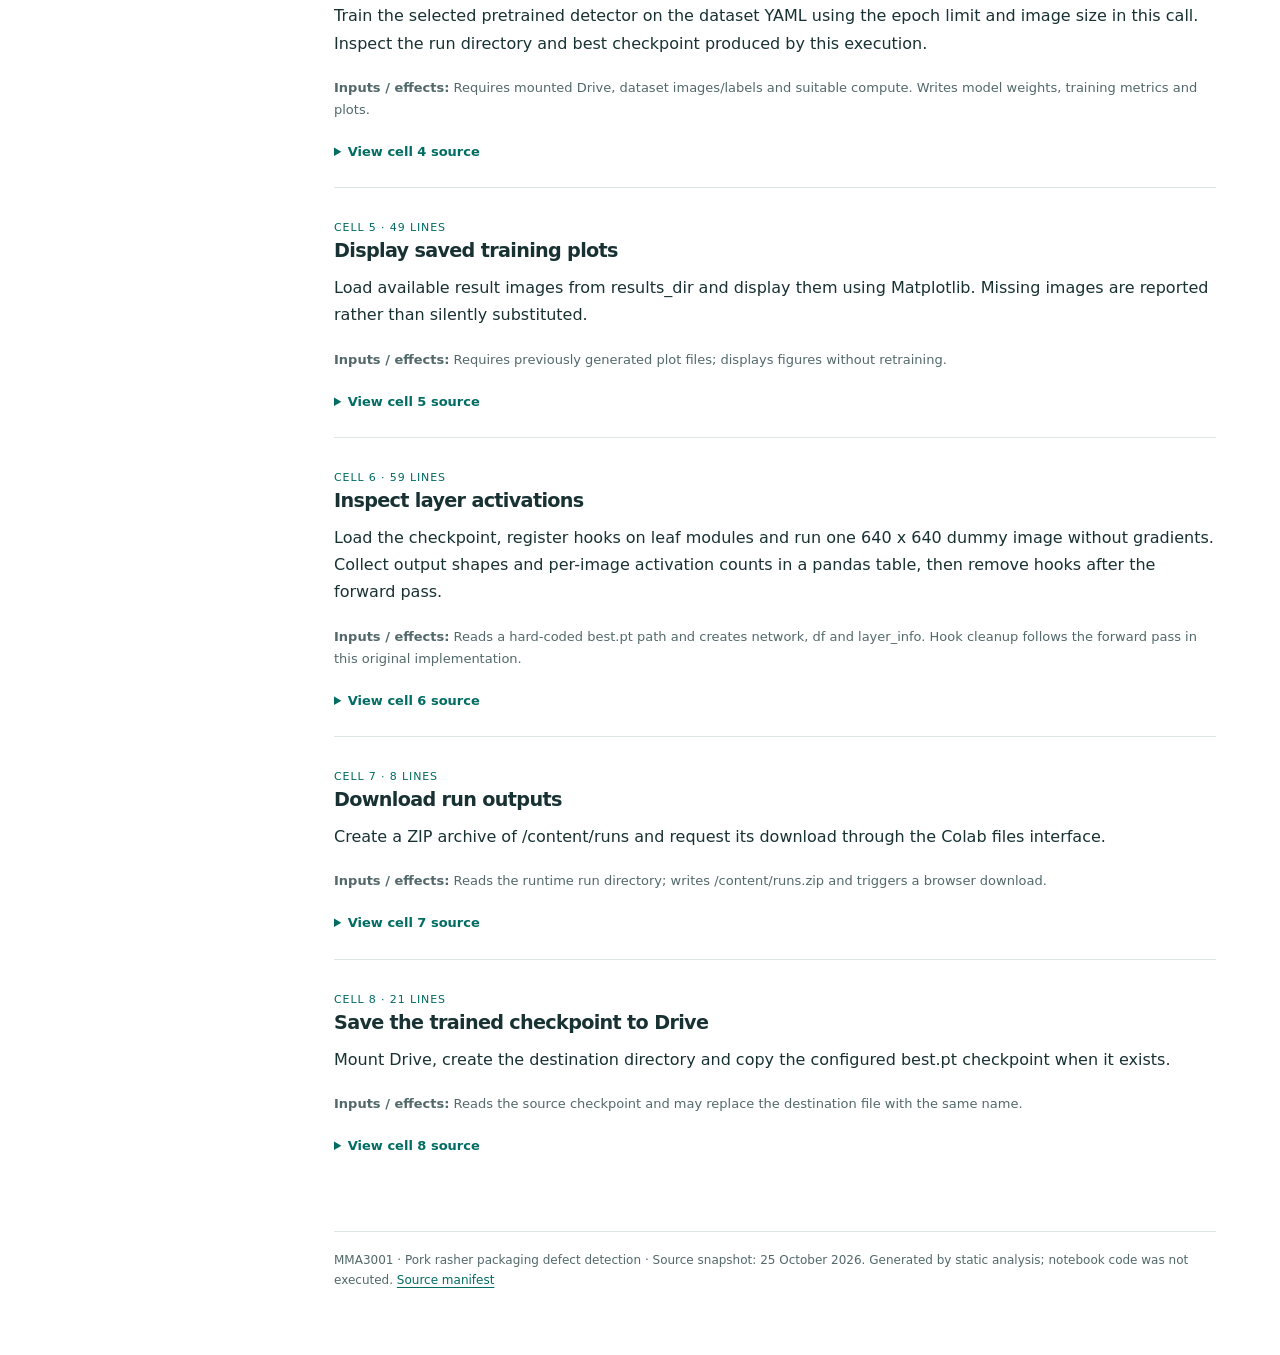
<file: docs/training-trial-5.html>
<!doctype html>
<html lang="en"><head><meta charset="utf-8"><meta name="viewport" content="width=device-width,initial-scale=1"><meta name="description" content="MMA3001 trial notebook source documentation, setup and function reference."><title>Trial 5 | MMA3001 code reference</title><link rel="stylesheet" href="assets/style.css"><script src="assets/docs.js" defer></script></head>
<body><aside class="sidebar"><a class="brand" href="index.html">MMA3001<small>Code documentation</small></a><label for="search" class="small">Find a notebook or function</label><input class="search" id="search" type="search" placeholder="Search this reference…"><p class="searchhint">Try “weights”, “trial 2” or “activations”.</p><nav aria-label="Documentation"><a class="navlink" href="index.html">Overview &amp; setup</a><div class="navgroup">Training notebooks</div><a class="navlink" data-search="mma3001 final project trial 1 training notebooks make_hook make_hook.hook" href="training-trial-1.html">Trial 1</a><a class="navlink" data-search="mma3001 final project trial 2 training notebooks make_hook make_hook.hook" href="training-trial-2.html">Trial 2</a><a class="navlink" data-search="mma3001 final project trial 3 training notebooks make_hook make_hook.hook" href="training-trial-3.html">Trial 3</a><a class="navlink" data-search="mma3001 final project trial 4 training notebooks make_hook make_hook.hook" href="training-trial-4.html">Trial 4</a><a class="navlink active" data-search="mma3001 final project trial 5 training notebooks make_hook make_hook.hook" href="training-trial-5.html">Trial 5</a><div class="navgroup">Saved-weight notebooks</div><a class="navlink" data-search="mma3001 final project trial 1,5 saved-weight notebooks evaluate_and_plot collect_layer_activations collect_layer_activations.make_hook collect_layer_activations.make_hook.hook" href="weights-trial-1.html">Trial 1,5</a><a class="navlink" data-search="mma3001 final project trial 2,5 saved-weight notebooks evaluate_and_plot collect_layer_activations collect_layer_activations.make_hook collect_layer_activations.make_hook.hook" href="weights-trial-2.html">Trial 2,5</a><a class="navlink" data-search="mma3001 final project trial 3,5 saved-weight notebooks evaluate_and_plot collect_layer_activations collect_layer_activations.make_hook collect_layer_activations.make_hook.hook" href="weights-trial-3.html">Trial 3,5</a><a class="navlink" data-search="mma3001 final project trial 4,5 saved-weight notebooks evaluate_and_plot collect_layer_activations collect_layer_activations.make_hook collect_layer_activations.make_hook.hook" href="weights-trial-4.html">Trial 4,5</a><a class="navlink" data-search="mma3001 final project trial 5,5 saved-weight notebooks evaluate_and_plot collect_layer_activations collect_layer_activations.make_hook collect_layer_activations.make_hook.hook" href="weights-trial-5.html">Trial 5,5</a></nav><p class="small">Offline HTML · 25 October 2026</p><a class="small" href="https://github.com/Rafif-AA/MMA3001-Final-Project">GitHub repository ↗</a></aside><main><header class="hero"><div class="eyebrow">Training experiment</div><h1>Trial 5<br>Source reference</h1><p class="lead">Train a YOLO26 detector, display training plots and inspect layer activations.</p><span class="pill">7 code cells</span><span class="pill">2 function definitions</span><p class="small">Original title: MMA3001 Final Project Trial 5</p><div class="toc"><a href="#configuration">Configuration</a><a href="#functions">Functions</a><a href="#cells">Cell-by-cell guide</a><a href="https://colab.research.google.com/drive/1yhkZQkPf_InsoqiLT8frurwWe0BYpCV_">Open original in Colab ↗</a><a download href="source-notebooks/MMA3001_Final_Project_Trial_5.ipynb">Download source snapshot</a></div></header><h2 id="configuration">Configuration and dependencies</h2><div class="tablewrap"><table><thead><tr><th>Setting</th><th>Source value</th></tr></thead><tbody><tr><td>Pretrained model</td><td><code>yolo26s.pt</code></td></tr><tr><td>Maximum epochs</td><td>200</td></tr><tr><td>Training input</td><td>1280 x 1280</td></tr><tr><td>Activation input</td><td>640 x 640, batch=1</td></tr><tr><td>Dataset YAML</td><td><code>/content/drive/MyDrive/DATASET 3 - Pork Rasher/data.yaml</code></td></tr></tbody></table></div><p>Mount Drive before accessing the dataset. Run training before plot display, then point every checkpoint and plot path at that run. Analysis paths are literal strings in these files; inspect them before execution. Training outputs may use a numbered directory when a previous run already exists.</p><details><summary>Imported modules in this notebook</summary><pre>from PIL import Image
from google.colab import drive
from google.colab import files
from ultralytics import YOLO
import matplotlib.pyplot as plt
import os
import pandas as pd
import shutil
import torch</pre></details><h2 id="functions">Function reference</h2><p>Signatures, defaults and source docstrings are extracted directly from the code. Parameter and return explanations provide additional reference context.</p><article class="api" id="function-6-make_hook"><span class="badge">Function reference · cell 6</span><h3>make_hook</h3><pre class="sig">make_hook(name)</pre><p>Create a closure that records outputs for one named module.</p><div class="tablewrap"><table><thead><tr><th>Parameter</th><th>Expected value</th><th>Purpose</th></tr></thead><tbody><tr><td><code>name</code></td><td>str</td><td>Named leaf module associated with the returned hook.</td></tr></tbody></table></div><h4>Returns and effects</h4><p>A callable accepting (module, inputs, output). It appends records to the surrounding activation list.</p><p class="small">The source function has no docstring; the explanation above was added for this reference.</p><p><a href="#cell-6-line-20">View definition at cell 6, line 20</a></p></article><article class="api" id="function-6-make_hook-hook"><span class="badge">Function reference · cell 6</span><h3>make_hook.hook</h3><pre class="sig">make_hook.hook(module, inputs, output)</pre><p>Record the output shape and activation count when the module output is a tensor.</p><div class="tablewrap"><table><thead><tr><th>Parameter</th><th>Expected value</th><th>Purpose</th></tr></thead><tbody><tr><td><code>module</code></td><td>torch.nn.Module</td><td>Module whose forward pass invoked the hook.</td></tr><tr><td><code>inputs</code></td><td>tuple</td><td>Forward-hook inputs; accepted but not used by this hook.</td></tr><tr><td><code>output</code></td><td>object</td><td>Forward result. Only tensor outputs are counted.</td></tr></tbody></table></div><h4>Returns and effects</h4><p>None. Appends a record to the list captured by the closure; non-tensor outputs are skipped.</p><p class="small">The source function has no docstring; the explanation above was added for this reference.</p><p><a href="#cell-6-line-21">View definition at cell 6, line 21</a></p></article><h2 id="cells">Cell-by-cell guide</h2><p>Cell numbers include the original markdown cells. Expand a source panel to inspect the complete code with line numbers. Saved outputs and personal notebook metadata are excluded.</p><section class="cell" id="cell-2"><span class="badge">Cell 2 · 1 lines</span><h3>Install dependencies</h3><p>Install Ultralytics into the current Colab runtime.</p><p class="small"><b>Inputs / effects:</b> Changes the runtime package environment; internet access is required.</p><details><summary>View cell 2 source</summary><pre class="source"><code><span class="line" id="cell-2-line-1" data-line="1">!pip install ultralytics</span></code></pre></details></section><section class="cell" id="cell-3"><span class="badge">Cell 3 · 4 lines</span><h3>Initialise the pretrained model</h3><p>Create a YOLO object from the weight filename in this cell. In saved-weight notebooks, the evaluation cell subsequently replaces this object with the selected trial checkpoint.</p><p class="small"><b>Inputs / effects:</b> May download pretrained weights. This cell alone does not train or evaluate the model.</p><details><summary>View cell 3 source</summary><pre class="source"><code><span class="line" id="cell-3-line-1" data-line="1"><span class="k">from</span> ultralytics <span class="k">import</span> YOLO</span><span class="line" id="cell-3-line-2" data-line="2"></span><span class="line" id="cell-3-line-3" data-line="3"><span class="c"># Load YOLO26n model</span></span><span class="line" id="cell-3-line-4" data-line="4">model = YOLO(<span class="s">&quot;yolo26s.pt&quot;</span>)</span></code></pre></details></section><section class="cell" id="cell-4"><span class="badge">Cell 4 · 2 lines</span><h3>Train the detector</h3><p>Train the selected pretrained detector on the dataset YAML using the epoch limit and image size in this call. Inspect the run directory and best checkpoint produced by this execution.</p><p class="small"><b>Inputs / effects:</b> Requires mounted Drive, dataset images/labels and suitable compute. Writes model weights, training metrics and plots.</p><details><summary>View cell 4 source</summary><pre class="source"><code><span class="line" id="cell-4-line-1" data-line="1"><span class="c"># Train the model on your custom dataset from Google Drive</span></span><span class="line" id="cell-4-line-2" data-line="2">results = model.train(data=<span class="s">&quot;/content/drive/MyDrive/DATASET 3 - Pork Rasher/data.yaml&quot;</span>, epochs=<span class="n">200</span>, imgsz=<span class="n">1280</span>)</span></code></pre></details></section><section class="cell" id="cell-5"><span class="badge">Cell 5 · 49 lines</span><h3>Display saved training plots</h3><p>Load available result images from results_dir and display them using Matplotlib. Missing images are reported rather than silently substituted.</p><p class="small"><b>Inputs / effects:</b> Requires previously generated plot files; displays figures without retraining.</p><details><summary>View cell 5 source</summary><pre class="source"><code><span class="line" id="cell-5-line-1" data-line="1"><span class="k">import</span> os</span><span class="line" id="cell-5-line-2" data-line="2"><span class="k">import</span> matplotlib.pyplot <span class="k">as</span> plt</span><span class="line" id="cell-5-line-3" data-line="3"><span class="k">from</span> PIL <span class="k">import</span> Image</span><span class="line" id="cell-5-line-4" data-line="4"></span><span class="line" id="cell-5-line-5" data-line="5"><span class="c"># Path to your YOLO training results</span></span><span class="line" id="cell-5-line-6" data-line="6">results_dir = <span class="s">&quot;/content/runs/detect/train&quot;</span></span><span class="line" id="cell-5-line-7" data-line="7"></span><span class="line" id="cell-5-line-8" data-line="8"><span class="c"># Evaluation plots to display</span></span><span class="line" id="cell-5-line-9" data-line="9">plot_files = [</span><span class="line" id="cell-5-line-10" data-line="10">    <span class="s">&quot;results.png&quot;</span>,</span><span class="line" id="cell-5-line-11" data-line="11">    <span class="s">&quot;BoxF1_curve.png&quot;</span>,</span><span class="line" id="cell-5-line-12" data-line="12">    <span class="s">&quot;BoxP_curve.png&quot;</span>,</span><span class="line" id="cell-5-line-13" data-line="13">    <span class="s">&quot;BoxR_curve.png&quot;</span>,</span><span class="line" id="cell-5-line-14" data-line="14">    <span class="s">&quot;BoxPR_curve.png&quot;</span>,</span><span class="line" id="cell-5-line-15" data-line="15">    <span class="s">&quot;confusion_matrix.png&quot;</span>,</span><span class="line" id="cell-5-line-16" data-line="16">    <span class="s">&quot;confusion_matrix_normalized.png&quot;</span></span><span class="line" id="cell-5-line-17" data-line="17">]</span><span class="line" id="cell-5-line-18" data-line="18"></span><span class="line" id="cell-5-line-19" data-line="19"><span class="c"># Create a figure with 2 columns</span></span><span class="line" id="cell-5-line-20" data-line="20">fig, axes = plt.subplots(<span class="n">4</span>, <span class="n">2</span>, figsize=(<span class="n">18</span>, <span class="n">24</span>))</span><span class="line" id="cell-5-line-21" data-line="21">axes = axes.flatten()</span><span class="line" id="cell-5-line-22" data-line="22"></span><span class="line" id="cell-5-line-23" data-line="23"><span class="k">for</span> i, filename <span class="k">in</span> enumerate(plot_files):</span><span class="line" id="cell-5-line-24" data-line="24">    filepath = os.path.join(results_dir, filename)</span><span class="line" id="cell-5-line-25" data-line="25"></span><span class="line" id="cell-5-line-26" data-line="26">    <span class="k">if</span> os.path.exists(filepath):</span><span class="line" id="cell-5-line-27" data-line="27">        img = Image.open(filepath)</span><span class="line" id="cell-5-line-28" data-line="28">        axes[i].imshow(img)</span><span class="line" id="cell-5-line-29" data-line="29">        axes[i].set_title(</span><span class="line" id="cell-5-line-30" data-line="30">            filename.replace(<span class="s">&quot;_&quot;</span>, <span class="s">&quot; &quot;</span>).replace(<span class="s">&quot;.png&quot;</span>, <span class="s">&quot;&quot;</span>),</span><span class="line" id="cell-5-line-31" data-line="31">            fontsize=<span class="n">14</span>,</span><span class="line" id="cell-5-line-32" data-line="32">            fontweight=<span class="s">&quot;bold&quot;</span></span><span class="line" id="cell-5-line-33" data-line="33">        )</span><span class="line" id="cell-5-line-34" data-line="34">    <span class="k">else</span>:</span><span class="line" id="cell-5-line-35" data-line="35">        axes[i].text(</span><span class="line" id="cell-5-line-36" data-line="36">            <span class="n">0.5</span>, <span class="n">0.5</span>,</span><span class="line" id="cell-5-line-37" data-line="37">            f&quot;{filename}\nNot found&quot;,</span><span class="line" id="cell-5-line-38" data-line="38">            ha=<span class="s">&quot;center&quot;</span>,</span><span class="line" id="cell-5-line-39" data-line="39">            va=<span class="s">&quot;center&quot;</span></span><span class="line" id="cell-5-line-40" data-line="40">        )</span><span class="line" id="cell-5-line-41" data-line="41"></span><span class="line" id="cell-5-line-42" data-line="42">    axes[i].axis(<span class="s">&quot;off&quot;</span>)</span><span class="line" id="cell-5-line-43" data-line="43"></span><span class="line" id="cell-5-line-44" data-line="44"><span class="c"># Hide unused subplot</span></span><span class="line" id="cell-5-line-45" data-line="45"><span class="k">for</span> j <span class="k">in</span> range(len(plot_files), len(axes)):</span><span class="line" id="cell-5-line-46" data-line="46">    axes[j].axis(<span class="s">&quot;off&quot;</span>)</span><span class="line" id="cell-5-line-47" data-line="47"></span><span class="line" id="cell-5-line-48" data-line="48">plt.tight_layout()</span><span class="line" id="cell-5-line-49" data-line="49">plt.show()</span></code></pre></details></section><section class="cell" id="cell-6"><span class="badge">Cell 6 · 59 lines</span><h3>Inspect layer activations</h3><p>Load the checkpoint, register hooks on leaf modules and run one 640 x 640 dummy image without gradients. Collect output shapes and per-image activation counts in a pandas table, then remove hooks after the forward pass.</p><p class="small"><b>Inputs / effects:</b> Reads a hard-coded best.pt path and creates network, df and layer_info. Hook cleanup follows the forward pass in this original implementation.</p><details><summary>View cell 6 source</summary><pre class="source"><code><span class="line" id="cell-6-line-1" data-line="1"><span class="k">import</span> torch</span><span class="line" id="cell-6-line-2" data-line="2"><span class="k">from</span> ultralytics <span class="k">import</span> YOLO</span><span class="line" id="cell-6-line-3" data-line="3"></span><span class="line" id="cell-6-line-4" data-line="4">model = YOLO(<span class="s">&quot;/content/runs/detect/train/weights/best.pt&quot;</span>)</span><span class="line" id="cell-6-line-5" data-line="5"></span><span class="line" id="cell-6-line-6" data-line="6">network = model.model</span><span class="line" id="cell-6-line-7" data-line="7">network.eval()</span><span class="line" id="cell-6-line-8" data-line="8"></span><span class="line" id="cell-6-line-9" data-line="9">device = next(network.parameters()).device</span><span class="line" id="cell-6-line-10" data-line="10"></span><span class="line" id="cell-6-line-11" data-line="11"><span class="c"># Use a dummy image of size 640x640</span></span><span class="line" id="cell-6-line-12" data-line="12">dummy_input = torch.zeros(</span><span class="line" id="cell-6-line-13" data-line="13">    <span class="n">1</span>, <span class="n">3</span>, <span class="n">640</span>, <span class="n">640</span>,</span><span class="line" id="cell-6-line-14" data-line="14">    device=device</span><span class="line" id="cell-6-line-15" data-line="15">)</span><span class="line" id="cell-6-line-16" data-line="16"></span><span class="line" id="cell-6-line-17" data-line="17">layer_info = []</span><span class="line" id="cell-6-line-18" data-line="18">hooks = []</span><span class="line" id="cell-6-line-19" data-line="19"></span><span class="line" id="cell-6-line-20" data-line="20"><span class="k">def</span> make_hook(name):</span><span class="line" id="cell-6-line-21" data-line="21">    <span class="k">def</span> hook(module, inputs, output):</span><span class="line" id="cell-6-line-22" data-line="22">        <span class="k">if</span> isinstance(output, torch.Tensor):</span><span class="line" id="cell-6-line-23" data-line="23">            shape = tuple(output.shape)</span><span class="line" id="cell-6-line-24" data-line="24"></span><span class="line" id="cell-6-line-25" data-line="25">            <span class="c"># Number of activations per image</span></span><span class="line" id="cell-6-line-26" data-line="26">            activations = output[<span class="n">0</span>].numel()</span><span class="line" id="cell-6-line-27" data-line="27"></span><span class="line" id="cell-6-line-28" data-line="28">            layer_info.append({</span><span class="line" id="cell-6-line-29" data-line="29">                <span class="s">&quot;Layer&quot;</span>: name,</span><span class="line" id="cell-6-line-30" data-line="30">                <span class="s">&quot;Type&quot;</span>: type(module).__name__,</span><span class="line" id="cell-6-line-31" data-line="31">                <span class="s">&quot;Output Shape&quot;</span>: shape,</span><span class="line" id="cell-6-line-32" data-line="32">                <span class="s">&quot;Activations&quot;</span>: activations</span><span class="line" id="cell-6-line-33" data-line="33">            })</span><span class="line" id="cell-6-line-34" data-line="34">    <span class="k">return</span> hook</span><span class="line" id="cell-6-line-35" data-line="35"></span><span class="line" id="cell-6-line-36" data-line="36"><span class="c"># Register hooks on leaf modules</span></span><span class="line" id="cell-6-line-37" data-line="37"><span class="k">for</span> name, module <span class="k">in</span> network.named_modules():</span><span class="line" id="cell-6-line-38" data-line="38">    <span class="k">if</span> name <span class="k">and</span> len(list(module.children())) == <span class="n">0</span>:</span><span class="line" id="cell-6-line-39" data-line="39">        hooks.append(</span><span class="line" id="cell-6-line-40" data-line="40">            module.register_forward_hook(make_hook(name))</span><span class="line" id="cell-6-line-41" data-line="41">        )</span><span class="line" id="cell-6-line-42" data-line="42"></span><span class="line" id="cell-6-line-43" data-line="43"><span class="c"># Perform forward pass</span></span><span class="line" id="cell-6-line-44" data-line="44"><span class="k">with</span> torch.no_grad():</span><span class="line" id="cell-6-line-45" data-line="45">    _ = network(dummy_input)</span><span class="line" id="cell-6-line-46" data-line="46"></span><span class="line" id="cell-6-line-47" data-line="47"><span class="c"># Remove hooks</span></span><span class="line" id="cell-6-line-48" data-line="48"><span class="k">for</span> hook <span class="k">in</span> hooks:</span><span class="line" id="cell-6-line-49" data-line="49">    hook.remove()</span><span class="line" id="cell-6-line-50" data-line="50"></span><span class="line" id="cell-6-line-51" data-line="51"><span class="c"># Display results</span></span><span class="line" id="cell-6-line-52" data-line="52"><span class="k">import</span> pandas <span class="k">as</span> pd</span><span class="line" id="cell-6-line-53" data-line="53"></span><span class="line" id="cell-6-line-54" data-line="54">df = pd.DataFrame(layer_info)</span><span class="line" id="cell-6-line-55" data-line="55"></span><span class="line" id="cell-6-line-56" data-line="56">display(df)</span><span class="line" id="cell-6-line-57" data-line="57"></span><span class="line" id="cell-6-line-58" data-line="58">print(<span class="s">&quot;Total recorded activations:&quot;</span>,</span><span class="line" id="cell-6-line-59" data-line="59">      f&quot;{df[<span class="s">&#x27;Activations&#x27;</span>].sum():,}&quot;)</span></code></pre></details></section><section class="cell" id="cell-7"><span class="badge">Cell 7 · 8 lines</span><h3>Download run outputs</h3><p>Create a ZIP archive of /content/runs and request its download through the Colab files interface.</p><p class="small"><b>Inputs / effects:</b> Reads the runtime run directory; writes /content/runs.zip and triggers a browser download.</p><details><summary>View cell 7 source</summary><pre class="source"><code><span class="line" id="cell-7-line-1" data-line="1"><span class="k">import</span> shutil</span><span class="line" id="cell-7-line-2" data-line="2"><span class="k">from</span> google.colab <span class="k">import</span> files</span><span class="line" id="cell-7-line-3" data-line="3"></span><span class="line" id="cell-7-line-4" data-line="4"><span class="c"># Zip the folder /content/runs into runs.zip</span></span><span class="line" id="cell-7-line-5" data-line="5">shutil.make_archive(<span class="s">&quot;/content/runs&quot;</span>, <span class="s">&quot;zip&quot;</span>, <span class="s">&quot;/content/runs&quot;</span>)</span><span class="line" id="cell-7-line-6" data-line="6"></span><span class="line" id="cell-7-line-7" data-line="7"><span class="c"># Download the zipped file</span></span><span class="line" id="cell-7-line-8" data-line="8">files.download(<span class="s">&quot;/content/runs.zip&quot;</span>)</span></code></pre></details></section><section class="cell" id="cell-8"><span class="badge">Cell 8 · 21 lines</span><h3>Save the trained checkpoint to Drive</h3><p>Mount Drive, create the destination directory and copy the configured best.pt checkpoint when it exists.</p><p class="small"><b>Inputs / effects:</b> Reads the source checkpoint and may replace the destination file with the same name.</p><details><summary>View cell 8 source</summary><pre class="source"><code><span class="line" id="cell-8-line-1" data-line="1"><span class="k">from</span> google.colab <span class="k">import</span> drive</span><span class="line" id="cell-8-line-2" data-line="2"><span class="k">import</span> os</span><span class="line" id="cell-8-line-3" data-line="3"><span class="k">import</span> shutil</span><span class="line" id="cell-8-line-4" data-line="4"></span><span class="line" id="cell-8-line-5" data-line="5"><span class="c"># Mount Google Drive</span></span><span class="line" id="cell-8-line-6" data-line="6">drive.mount(<span class="s">&#x27;/content/drive&#x27;</span>)</span><span class="line" id="cell-8-line-7" data-line="7"></span><span class="line" id="cell-8-line-8" data-line="8"><span class="c"># Define the paths</span></span><span class="line" id="cell-8-line-9" data-line="9">source_path = <span class="s">&#x27;/content/runs/detect/train/weights/best.pt&#x27;</span></span><span class="line" id="cell-8-line-10" data-line="10">dest_folder = <span class="s">&#x27;/content/drive/MyDrive/YOLO26n Saved Weight&#x27;</span></span><span class="line" id="cell-8-line-11" data-line="11">dest_path = os.path.join(dest_folder, <span class="s">&#x27;best.pt&#x27;</span>)</span><span class="line" id="cell-8-line-12" data-line="12"></span><span class="line" id="cell-8-line-13" data-line="13"><span class="c"># Create the destination directory if it doesn&#x27;t exist</span></span><span class="line" id="cell-8-line-14" data-line="14">os.makedirs(dest_folder, exist_ok=<span class="k">True</span>)</span><span class="line" id="cell-8-line-15" data-line="15"></span><span class="line" id="cell-8-line-16" data-line="16"><span class="c"># Copy the file to Google Drive</span></span><span class="line" id="cell-8-line-17" data-line="17"><span class="k">if</span> os.path.exists(source_path):</span><span class="line" id="cell-8-line-18" data-line="18">    shutil.copy(source_path, dest_path)</span><span class="line" id="cell-8-line-19" data-line="19">    print(f&quot;Successfully saved &#x27;{source_path}&#x27; to &#x27;{dest_path}&#x27;&quot;)</span><span class="line" id="cell-8-line-20" data-line="20"><span class="k">else</span>:</span><span class="line" id="cell-8-line-21" data-line="21">    print(f&quot;Error: Source file &#x27;{source_path}&#x27; not found. Please verify the path.&quot;)</span></code></pre></details></section><footer class="footer">MMA3001 · Pork rasher packaging defect detection · Source snapshot: 25 October 2026. Generated by static analysis; notebook code was not executed. <a href="source-notebooks/manifest.json">Source manifest</a></footer></main></body></html>
</file>
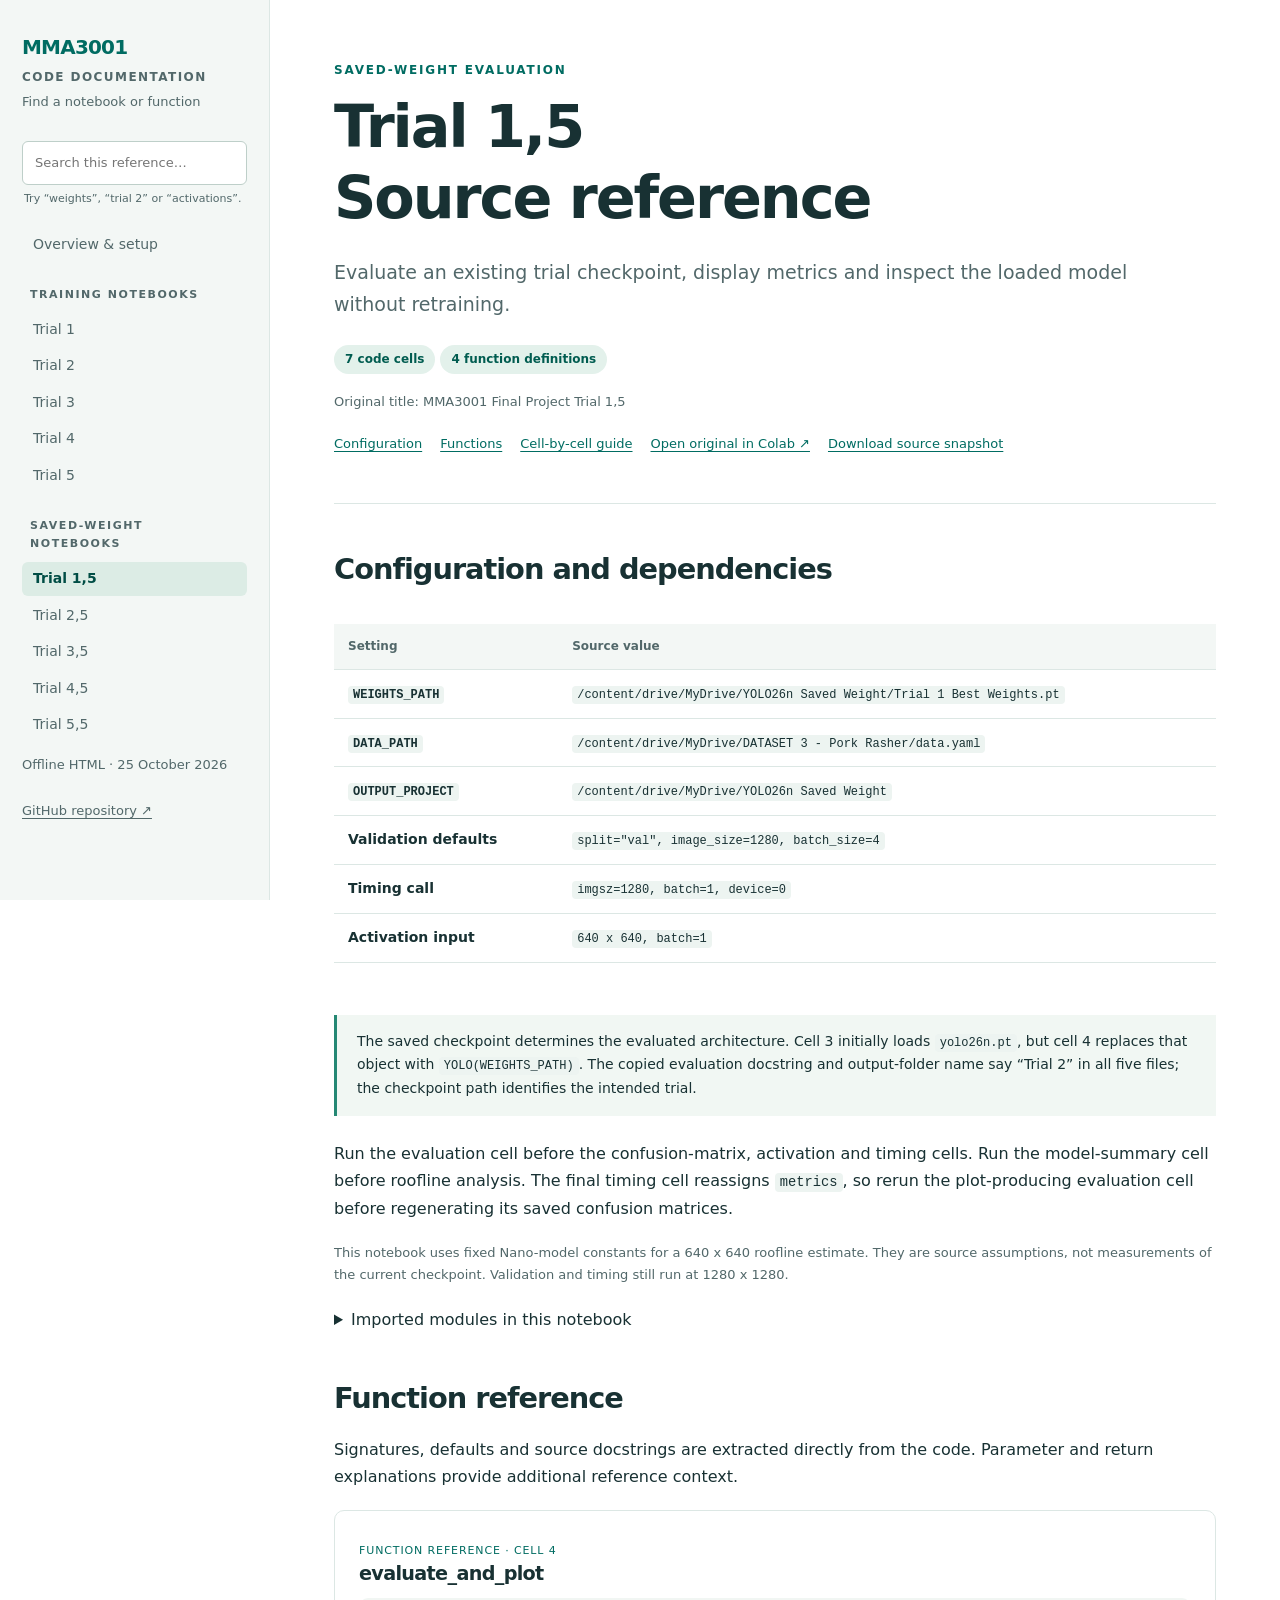
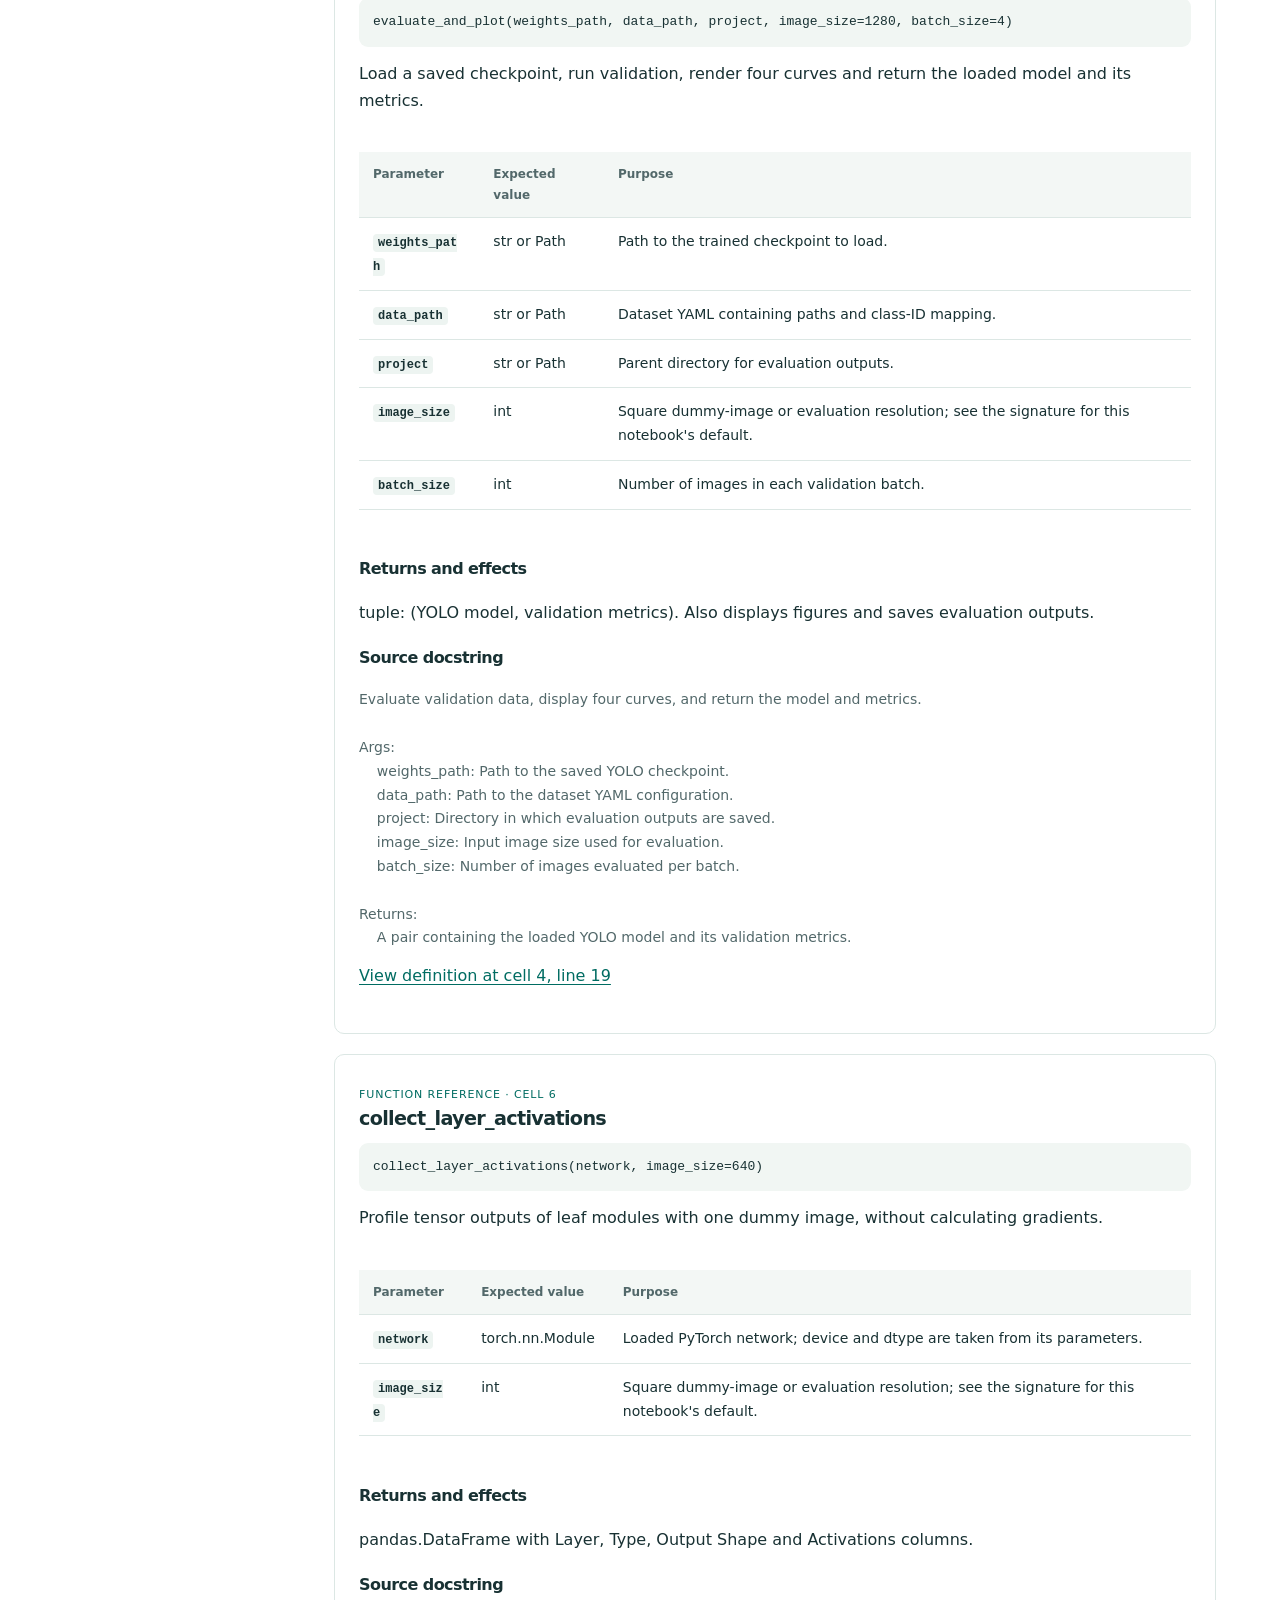
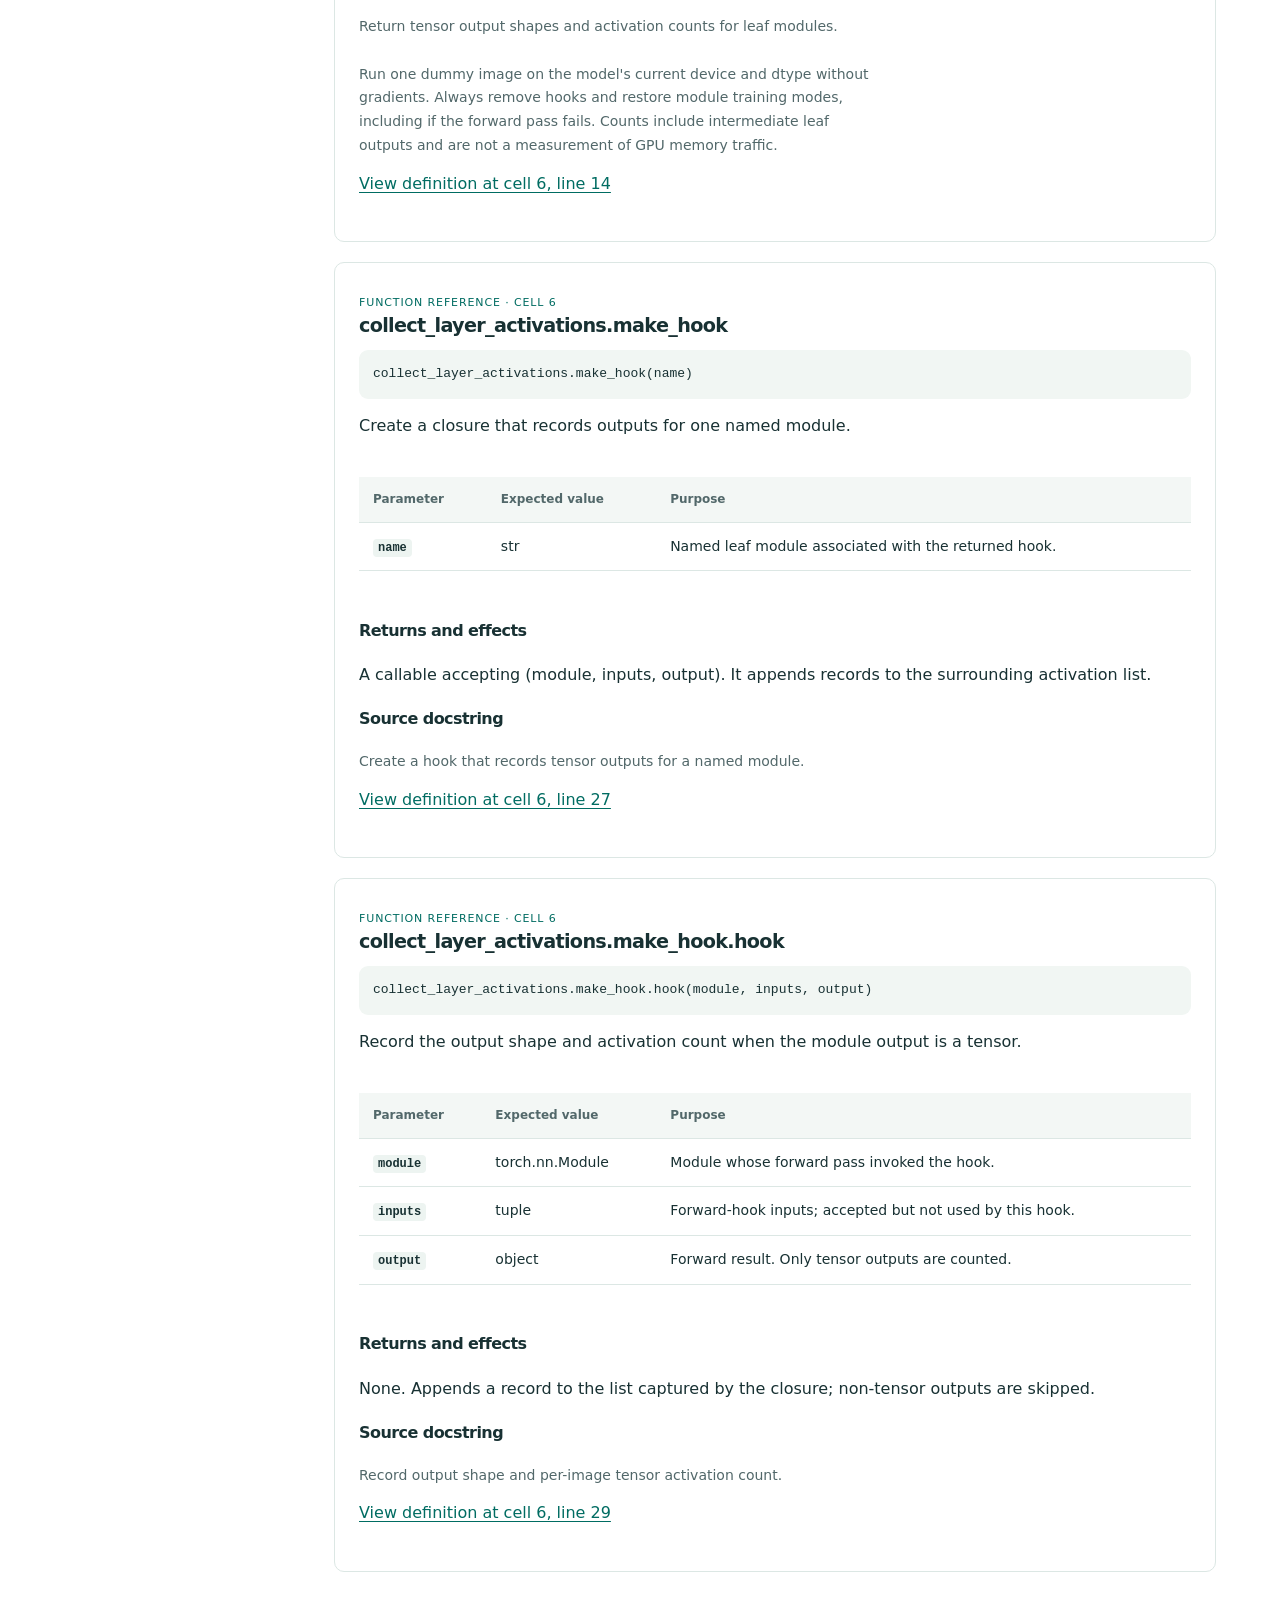
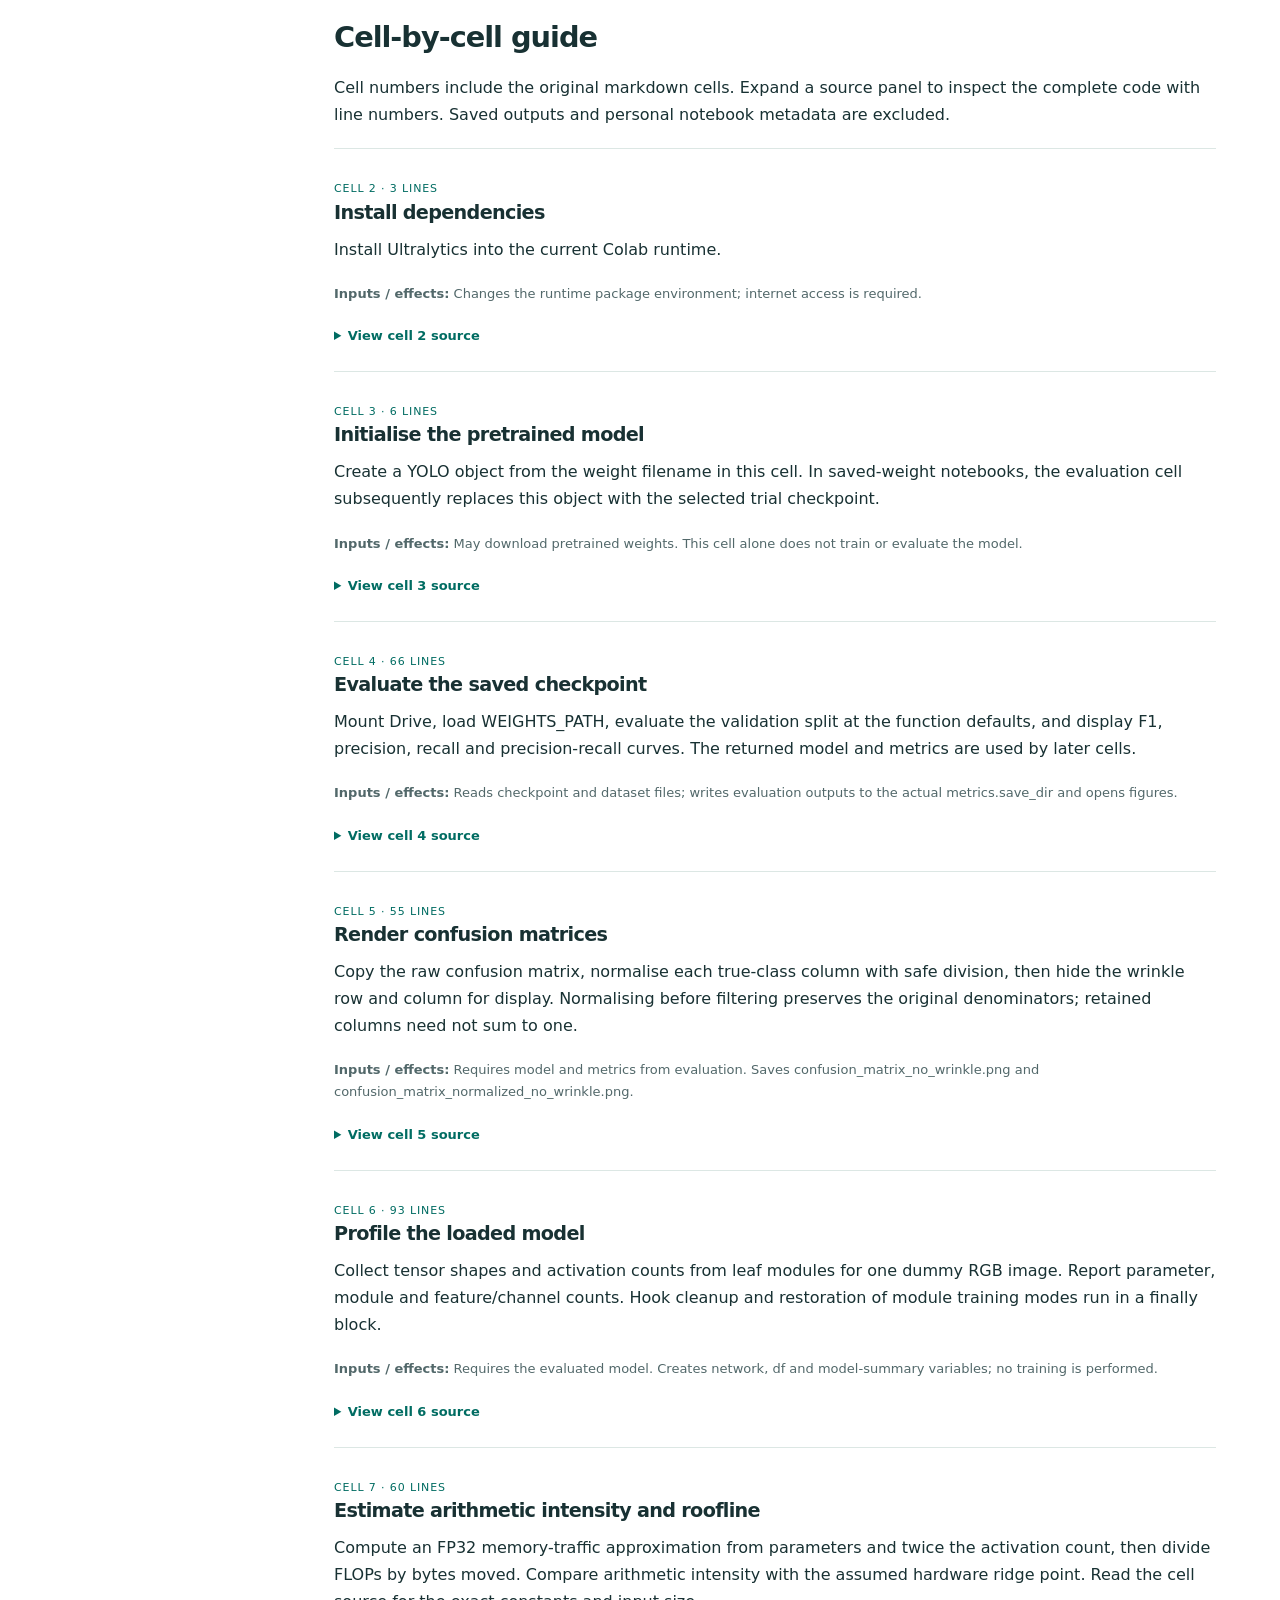
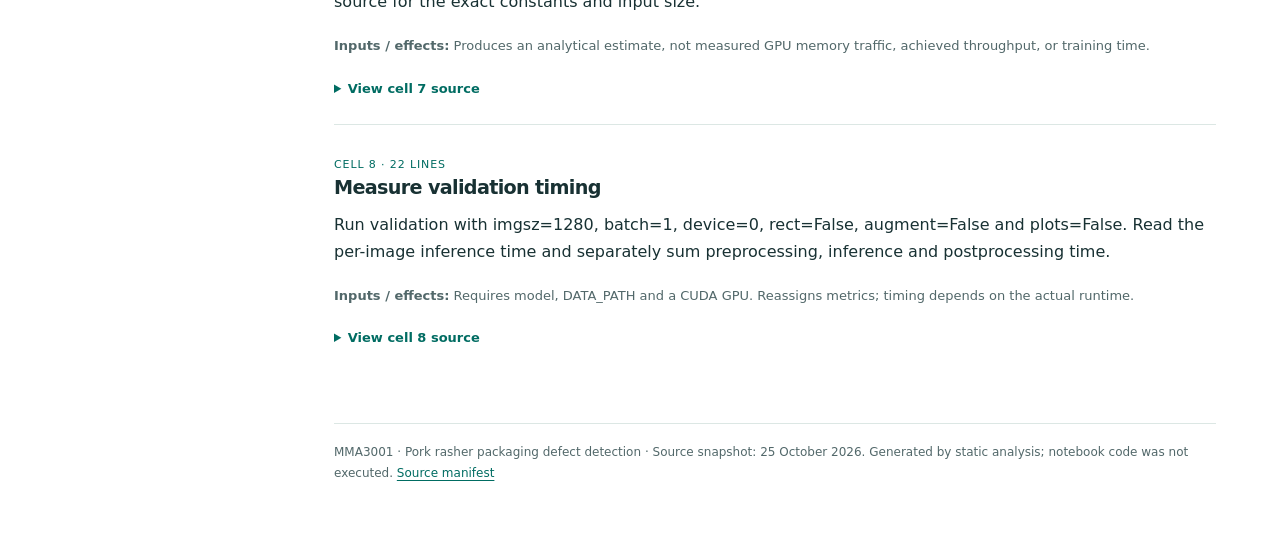
<file: docs/weights-trial-1.html>
<!doctype html>
<html lang="en"><head><meta charset="utf-8"><meta name="viewport" content="width=device-width,initial-scale=1"><meta name="description" content="MMA3001 trial notebook source documentation, setup and function reference."><title>Trial 1,5 | MMA3001 code reference</title><link rel="stylesheet" href="assets/style.css"><script src="assets/docs.js" defer></script></head>
<body><aside class="sidebar"><a class="brand" href="index.html">MMA3001<small>Code documentation</small></a><label for="search" class="small">Find a notebook or function</label><input class="search" id="search" type="search" placeholder="Search this reference…"><p class="searchhint">Try “weights”, “trial 2” or “activations”.</p><nav aria-label="Documentation"><a class="navlink" href="index.html">Overview &amp; setup</a><div class="navgroup">Training notebooks</div><a class="navlink" data-search="mma3001 final project trial 1 training notebooks make_hook make_hook.hook" href="training-trial-1.html">Trial 1</a><a class="navlink" data-search="mma3001 final project trial 2 training notebooks make_hook make_hook.hook" href="training-trial-2.html">Trial 2</a><a class="navlink" data-search="mma3001 final project trial 3 training notebooks make_hook make_hook.hook" href="training-trial-3.html">Trial 3</a><a class="navlink" data-search="mma3001 final project trial 4 training notebooks make_hook make_hook.hook" href="training-trial-4.html">Trial 4</a><a class="navlink" data-search="mma3001 final project trial 5 training notebooks make_hook make_hook.hook" href="training-trial-5.html">Trial 5</a><div class="navgroup">Saved-weight notebooks</div><a class="navlink active" data-search="mma3001 final project trial 1,5 saved-weight notebooks evaluate_and_plot collect_layer_activations collect_layer_activations.make_hook collect_layer_activations.make_hook.hook" href="weights-trial-1.html">Trial 1,5</a><a class="navlink" data-search="mma3001 final project trial 2,5 saved-weight notebooks evaluate_and_plot collect_layer_activations collect_layer_activations.make_hook collect_layer_activations.make_hook.hook" href="weights-trial-2.html">Trial 2,5</a><a class="navlink" data-search="mma3001 final project trial 3,5 saved-weight notebooks evaluate_and_plot collect_layer_activations collect_layer_activations.make_hook collect_layer_activations.make_hook.hook" href="weights-trial-3.html">Trial 3,5</a><a class="navlink" data-search="mma3001 final project trial 4,5 saved-weight notebooks evaluate_and_plot collect_layer_activations collect_layer_activations.make_hook collect_layer_activations.make_hook.hook" href="weights-trial-4.html">Trial 4,5</a><a class="navlink" data-search="mma3001 final project trial 5,5 saved-weight notebooks evaluate_and_plot collect_layer_activations collect_layer_activations.make_hook collect_layer_activations.make_hook.hook" href="weights-trial-5.html">Trial 5,5</a></nav><p class="small">Offline HTML · 25 October 2026</p><a class="small" href="https://github.com/Rafif-AA/MMA3001-Final-Project">GitHub repository ↗</a></aside><main><header class="hero"><div class="eyebrow">Saved-weight evaluation</div><h1>Trial 1,5<br>Source reference</h1><p class="lead">Evaluate an existing trial checkpoint, display metrics and inspect the loaded model without retraining.</p><span class="pill">7 code cells</span><span class="pill">4 function definitions</span><p class="small">Original title: MMA3001 Final Project Trial 1,5</p><div class="toc"><a href="#configuration">Configuration</a><a href="#functions">Functions</a><a href="#cells">Cell-by-cell guide</a><a href="https://colab.research.google.com/drive/1AgfPFZ6hVkYVSjMztQ-1x8QFqB9uounl">Open original in Colab ↗</a><a download href="source-notebooks/MMA3001_Final_Project_Trial_1_5.ipynb">Download source snapshot</a></div></header><h2 id="configuration">Configuration and dependencies</h2><div class="tablewrap"><table><thead><tr><th>Setting</th><th>Source value</th></tr></thead><tbody><tr><td><code>WEIGHTS_PATH</code></td><td><code>/content/drive/MyDrive/YOLO26n Saved Weight/Trial 1 Best Weights.pt</code></td></tr><tr><td><code>DATA_PATH</code></td><td><code>/content/drive/MyDrive/DATASET 3 - Pork Rasher/data.yaml</code></td></tr><tr><td><code>OUTPUT_PROJECT</code></td><td><code>/content/drive/MyDrive/YOLO26n Saved Weight</code></td></tr><tr><td>Validation defaults</td><td><code>split="val", image_size=1280, batch_size=4</code></td></tr><tr><td>Timing call</td><td><code>imgsz=1280, batch=1, device=0</code></td></tr><tr><td>Activation input</td><td><code>640 x 640, batch=1</code></td></tr></tbody></table></div><div class="notice">The saved checkpoint determines the evaluated architecture. Cell 3 initially loads <code>yolo26n.pt</code>, but cell 4 replaces that object with <code>YOLO(WEIGHTS_PATH)</code>. The copied evaluation docstring and output-folder name say “Trial 2” in all five files; the checkpoint path identifies the intended trial.</div><p>Run the evaluation cell before the confusion-matrix, activation and timing cells. Run the model-summary cell before roofline analysis. The final timing cell reassigns <code>metrics</code>, so rerun the plot-producing evaluation cell before regenerating its saved confusion matrices.</p><p class="small">This notebook uses fixed Nano-model constants for a 640 x 640 roofline estimate. They are source assumptions, not measurements of the current checkpoint. Validation and timing still run at 1280 x 1280.</p><details><summary>Imported modules in this notebook</summary><pre>from IPython.display import display
from PIL import Image
from google.colab import drive
from pathlib import Path
from ultralytics import YOLO
import matplotlib.pyplot as plt
import numpy as np
import pandas as pd
import seaborn as sns
import torch</pre></details><h2 id="functions">Function reference</h2><p>Signatures, defaults and source docstrings are extracted directly from the code. Parameter and return explanations provide additional reference context.</p><article class="api" id="function-4-evaluate_and_plot"><span class="badge">Function reference · cell 4</span><h3>evaluate_and_plot</h3><pre class="sig">evaluate_and_plot(weights_path, data_path, project, image_size=1280, batch_size=4)</pre><p>Load a saved checkpoint, run validation, render four curves and return the loaded model and its metrics.</p><div class="tablewrap"><table><thead><tr><th>Parameter</th><th>Expected value</th><th>Purpose</th></tr></thead><tbody><tr><td><code>weights_path</code></td><td>str or Path</td><td>Path to the trained checkpoint to load.</td></tr><tr><td><code>data_path</code></td><td>str or Path</td><td>Dataset YAML containing paths and class-ID mapping.</td></tr><tr><td><code>project</code></td><td>str or Path</td><td>Parent directory for evaluation outputs.</td></tr><tr><td><code>image_size</code></td><td>int</td><td>Square dummy-image or evaluation resolution; see the signature for this notebook&#x27;s default.</td></tr><tr><td><code>batch_size</code></td><td>int</td><td>Number of images in each validation batch.</td></tr></tbody></table></div><h4>Returns and effects</h4><p>tuple: (YOLO model, validation metrics). Also displays figures and saves evaluation outputs.</p><h4>Source docstring</h4><div class="docstring">Evaluate validation data, display four curves, and return the model and metrics.

Args:
    weights_path: Path to the saved YOLO checkpoint.
    data_path: Path to the dataset YAML configuration.
    project: Directory in which evaluation outputs are saved.
    image_size: Input image size used for evaluation.
    batch_size: Number of images evaluated per batch.

Returns:
    A pair containing the loaded YOLO model and its validation metrics.</div><p><a href="#cell-4-line-19">View definition at cell 4, line 19</a></p></article><article class="api" id="function-6-collect_layer_activations"><span class="badge">Function reference · cell 6</span><h3>collect_layer_activations</h3><pre class="sig">collect_layer_activations(network, image_size=640)</pre><p>Profile tensor outputs of leaf modules with one dummy image, without calculating gradients.</p><div class="tablewrap"><table><thead><tr><th>Parameter</th><th>Expected value</th><th>Purpose</th></tr></thead><tbody><tr><td><code>network</code></td><td>torch.nn.Module</td><td>Loaded PyTorch network; device and dtype are taken from its parameters.</td></tr><tr><td><code>image_size</code></td><td>int</td><td>Square dummy-image or evaluation resolution; see the signature for this notebook&#x27;s default.</td></tr></tbody></table></div><h4>Returns and effects</h4><p>pandas.DataFrame with Layer, Type, Output Shape and Activations columns.</p><h4>Source docstring</h4><div class="docstring">Return tensor output shapes and activation counts for leaf modules.

Run one dummy image on the model&#x27;s current device and dtype without
gradients. Always remove hooks and restore module training modes,
including if the forward pass fails. Counts include intermediate leaf
outputs and are not a measurement of GPU memory traffic.</div><p><a href="#cell-6-line-14">View definition at cell 6, line 14</a></p></article><article class="api" id="function-6-collect_layer_activations-make_hook"><span class="badge">Function reference · cell 6</span><h3>collect_layer_activations.make_hook</h3><pre class="sig">collect_layer_activations.make_hook(name)</pre><p>Create a closure that records outputs for one named module.</p><div class="tablewrap"><table><thead><tr><th>Parameter</th><th>Expected value</th><th>Purpose</th></tr></thead><tbody><tr><td><code>name</code></td><td>str</td><td>Named leaf module associated with the returned hook.</td></tr></tbody></table></div><h4>Returns and effects</h4><p>A callable accepting (module, inputs, output). It appends records to the surrounding activation list.</p><h4>Source docstring</h4><div class="docstring">Create a hook that records tensor outputs for a named module.</div><p><a href="#cell-6-line-27">View definition at cell 6, line 27</a></p></article><article class="api" id="function-6-collect_layer_activations-make_hook-hook"><span class="badge">Function reference · cell 6</span><h3>collect_layer_activations.make_hook.hook</h3><pre class="sig">collect_layer_activations.make_hook.hook(module, inputs, output)</pre><p>Record the output shape and activation count when the module output is a tensor.</p><div class="tablewrap"><table><thead><tr><th>Parameter</th><th>Expected value</th><th>Purpose</th></tr></thead><tbody><tr><td><code>module</code></td><td>torch.nn.Module</td><td>Module whose forward pass invoked the hook.</td></tr><tr><td><code>inputs</code></td><td>tuple</td><td>Forward-hook inputs; accepted but not used by this hook.</td></tr><tr><td><code>output</code></td><td>object</td><td>Forward result. Only tensor outputs are counted.</td></tr></tbody></table></div><h4>Returns and effects</h4><p>None. Appends a record to the list captured by the closure; non-tensor outputs are skipped.</p><h4>Source docstring</h4><div class="docstring">Record output shape and per-image tensor activation count.</div><p><a href="#cell-6-line-29">View definition at cell 6, line 29</a></p></article><h2 id="cells">Cell-by-cell guide</h2><p>Cell numbers include the original markdown cells. Expand a source panel to inspect the complete code with line numbers. Saved outputs and personal notebook metadata are excluded.</p><section class="cell" id="cell-2"><span class="badge">Cell 2 · 3 lines</span><h3>Install dependencies</h3><p>Install Ultralytics into the current Colab runtime.</p><p class="small"><b>Inputs / effects:</b> Changes the runtime package environment; internet access is required.</p><details><summary>View cell 2 source</summary><pre class="source"><code><span class="line" id="cell-2-line-1" data-line="1"><span class="s">&quot;&quot;&quot;Install Ultralytics in the current Colab runtime.&quot;&quot;&quot;</span></span><span class="line" id="cell-2-line-2" data-line="2"></span><span class="line" id="cell-2-line-3" data-line="3">!pip install ultralytics</span></code></pre></details></section><section class="cell" id="cell-3"><span class="badge">Cell 3 · 6 lines</span><h3>Initialise the pretrained model</h3><p>Create a YOLO object from the weight filename in this cell. In saved-weight notebooks, the evaluation cell subsequently replaces this object with the selected trial checkpoint.</p><p class="small"><b>Inputs / effects:</b> May download pretrained weights. This cell alone does not train or evaluate the model.</p><details><summary>View cell 3 source</summary><pre class="source"><code><span class="line" id="cell-3-line-1" data-line="1"><span class="s">&quot;&quot;&quot;Load the pretrained YOLO26n model.&quot;&quot;&quot;</span></span><span class="line" id="cell-3-line-2" data-line="2"></span><span class="line" id="cell-3-line-3" data-line="3"><span class="k">from</span> ultralytics <span class="k">import</span> YOLO</span><span class="line" id="cell-3-line-4" data-line="4"></span><span class="line" id="cell-3-line-5" data-line="5"><span class="c"># Load YOLO26n model</span></span><span class="line" id="cell-3-line-6" data-line="6">model = YOLO(<span class="s">&quot;yolo26n.pt&quot;</span>)</span></code></pre></details></section><section class="cell" id="cell-4"><span class="badge">Cell 4 · 66 lines</span><h3>Evaluate the saved checkpoint</h3><p>Mount Drive, load WEIGHTS_PATH, evaluate the validation split at the function defaults, and display F1, precision, recall and precision-recall curves. The returned model and metrics are used by later cells.</p><p class="small"><b>Inputs / effects:</b> Reads checkpoint and dataset files; writes evaluation outputs to the actual metrics.save_dir and opens figures.</p><details><summary>View cell 4 source</summary><pre class="source"><code><span class="line" id="cell-4-line-1" data-line="1"><span class="s">&quot;&quot;&quot;Evaluate the saved Trial 2 model and display its performance curves.</span></span><span class="line" id="cell-4-line-2" data-line="2"></span><span class="line" id="cell-4-line-3" data-line="3"><span class="s">Requires a mounted Google Drive containing the model weights and dataset.</span></span><span class="line" id="cell-4-line-4" data-line="4"><span class="s">Plots are loaded from the actual evaluation output directory.</span></span><span class="line" id="cell-4-line-5" data-line="5"><span class="s">&quot;&quot;&quot;</span></span><span class="line" id="cell-4-line-6" data-line="6"></span><span class="line" id="cell-4-line-7" data-line="7"><span class="k">from</span> pathlib <span class="k">import</span> Path</span><span class="line" id="cell-4-line-8" data-line="8"></span><span class="line" id="cell-4-line-9" data-line="9"><span class="k">import</span> matplotlib.pyplot <span class="k">as</span> plt</span><span class="line" id="cell-4-line-10" data-line="10"><span class="k">from</span> google.colab <span class="k">import</span> drive</span><span class="line" id="cell-4-line-11" data-line="11"><span class="k">from</span> PIL <span class="k">import</span> Image</span><span class="line" id="cell-4-line-12" data-line="12"><span class="k">from</span> ultralytics <span class="k">import</span> YOLO</span><span class="line" id="cell-4-line-13" data-line="13"></span><span class="line" id="cell-4-line-14" data-line="14">WEIGHTS_PATH = <span class="s">&quot;/content/drive/MyDrive/YOLO26n Saved Weight/Trial 1 Best Weights.pt&quot;</span></span><span class="line" id="cell-4-line-15" data-line="15">DATA_PATH = <span class="s">&quot;/content/drive/MyDrive/DATASET 3 - Pork Rasher/data.yaml&quot;</span></span><span class="line" id="cell-4-line-16" data-line="16">OUTPUT_PROJECT = <span class="s">&quot;/content/drive/MyDrive/YOLO26n Saved Weight&quot;</span></span><span class="line" id="cell-4-line-17" data-line="17"></span><span class="line" id="cell-4-line-18" data-line="18"></span><span class="line" id="cell-4-line-19" data-line="19"><span class="k">def</span> evaluate_and_plot(weights_path, data_path, project, image_size=<span class="n">1280</span>, batch_size=<span class="n">4</span>):</span><span class="line" id="cell-4-line-20" data-line="20">    <span class="s">&quot;&quot;&quot;Evaluate validation data, display four curves, and return the model and metrics.</span></span><span class="line" id="cell-4-line-21" data-line="21"></span><span class="line" id="cell-4-line-22" data-line="22"><span class="s">    Args:</span></span><span class="line" id="cell-4-line-23" data-line="23"><span class="s">        weights_path: Path to the saved YOLO checkpoint.</span></span><span class="line" id="cell-4-line-24" data-line="24"><span class="s">        data_path: Path to the dataset YAML configuration.</span></span><span class="line" id="cell-4-line-25" data-line="25"><span class="s">        project: Directory in which evaluation outputs are saved.</span></span><span class="line" id="cell-4-line-26" data-line="26"><span class="s">        image_size: Input image size used for evaluation.</span></span><span class="line" id="cell-4-line-27" data-line="27"><span class="s">        batch_size: Number of images evaluated per batch.</span></span><span class="line" id="cell-4-line-28" data-line="28"></span><span class="line" id="cell-4-line-29" data-line="29"><span class="s">    Returns:</span></span><span class="line" id="cell-4-line-30" data-line="30"><span class="s">        A pair containing the loaded YOLO model and its validation metrics.</span></span><span class="line" id="cell-4-line-31" data-line="31"><span class="s">    &quot;&quot;&quot;</span></span><span class="line" id="cell-4-line-32" data-line="32">    evaluated_model = YOLO(weights_path)</span><span class="line" id="cell-4-line-33" data-line="33">    evaluation = evaluated_model.val(</span><span class="line" id="cell-4-line-34" data-line="34">        data=data_path,</span><span class="line" id="cell-4-line-35" data-line="35">        split=<span class="s">&quot;val&quot;</span>,</span><span class="line" id="cell-4-line-36" data-line="36">        imgsz=image_size,</span><span class="line" id="cell-4-line-37" data-line="37">        batch=batch_size,</span><span class="line" id="cell-4-line-38" data-line="38">        plots=<span class="k">True</span>,</span><span class="line" id="cell-4-line-39" data-line="39">        project=project,</span><span class="line" id="cell-4-line-40" data-line="40">        name=<span class="s">&quot;Trial 2 Evaluation&quot;</span>,</span><span class="line" id="cell-4-line-41" data-line="41">    )</span><span class="line" id="cell-4-line-42" data-line="42">    results_dir = Path(evaluation.save_dir)</span><span class="line" id="cell-4-line-43" data-line="43">    plot_files = [</span><span class="line" id="cell-4-line-44" data-line="44">        (<span class="s">&quot;BoxF1_curve.png&quot;</span>, <span class="s">&quot;F1 Curve&quot;</span>),</span><span class="line" id="cell-4-line-45" data-line="45">        (<span class="s">&quot;BoxP_curve.png&quot;</span>, <span class="s">&quot;Precision Curve&quot;</span>),</span><span class="line" id="cell-4-line-46" data-line="46">        (<span class="s">&quot;BoxR_curve.png&quot;</span>, <span class="s">&quot;Recall Curve&quot;</span>),</span><span class="line" id="cell-4-line-47" data-line="47">        (<span class="s">&quot;BoxPR_curve.png&quot;</span>, <span class="s">&quot;Precision-Recall Curve&quot;</span>),</span><span class="line" id="cell-4-line-48" data-line="48">    ]</span><span class="line" id="cell-4-line-49" data-line="49">    fig, axes = plt.subplots(<span class="n">2</span>, <span class="n">2</span>, figsize=(<span class="n">16</span>, <span class="n">12</span>))</span><span class="line" id="cell-4-line-50" data-line="50">    <span class="k">for</span> ax, (filename, title) <span class="k">in</span> zip(axes.flat, plot_files):</span><span class="line" id="cell-4-line-51" data-line="51">        filepath = results_dir / filename</span><span class="line" id="cell-4-line-52" data-line="52">        <span class="k">if</span> filepath.is_file():</span><span class="line" id="cell-4-line-53" data-line="53">            <span class="k">with</span> Image.open(filepath) <span class="k">as</span> image:</span><span class="line" id="cell-4-line-54" data-line="54">                ax.imshow(image)</span><span class="line" id="cell-4-line-55" data-line="55">        <span class="k">else</span>:</span><span class="line" id="cell-4-line-56" data-line="56">            ax.text(<span class="n">0.5</span>, <span class="n">0.5</span>, f&quot;{filename}\nNot found&quot;, ha=<span class="s">&quot;center&quot;</span>, va=<span class="s">&quot;center&quot;</span>)</span><span class="line" id="cell-4-line-57" data-line="57">        ax.set_title(title, fontsize=<span class="n">14</span>, fontweight=<span class="s">&quot;bold&quot;</span>)</span><span class="line" id="cell-4-line-58" data-line="58">        ax.axis(<span class="s">&quot;off&quot;</span>)</span><span class="line" id="cell-4-line-59" data-line="59">    fig.tight_layout()</span><span class="line" id="cell-4-line-60" data-line="60">    plt.show()</span><span class="line" id="cell-4-line-61" data-line="61">    print(<span class="s">&quot;Evaluation plots saved to:&quot;</span>, results_dir)</span><span class="line" id="cell-4-line-62" data-line="62">    <span class="k">return</span> evaluated_model, evaluation</span><span class="line" id="cell-4-line-63" data-line="63"></span><span class="line" id="cell-4-line-64" data-line="64"></span><span class="line" id="cell-4-line-65" data-line="65">drive.mount(<span class="s">&quot;/content/drive&quot;</span>)</span><span class="line" id="cell-4-line-66" data-line="66">model, metrics = evaluate_and_plot(WEIGHTS_PATH, DATA_PATH, OUTPUT_PROJECT)</span></code></pre></details></section><section class="cell" id="cell-5"><span class="badge">Cell 5 · 55 lines</span><h3>Render confusion matrices</h3><p>Copy the raw confusion matrix, normalise each true-class column with safe division, then hide the wrinkle row and column for display. Normalising before filtering preserves the original denominators; retained columns need not sum to one.</p><p class="small"><b>Inputs / effects:</b> Requires model and metrics from evaluation. Saves confusion_matrix_no_wrinkle.png and confusion_matrix_normalized_no_wrinkle.png.</p><details><summary>View cell 5 source</summary><pre class="source"><code><span class="line" id="cell-5-line-1" data-line="1"><span class="s">&quot;&quot;&quot;Display and save confusion matrices.</span></span><span class="line" id="cell-5-line-2" data-line="2"></span><span class="line" id="cell-5-line-3" data-line="3"><span class="s">Normalize the full matrix before filtering to preserve original percentages.</span></span><span class="line" id="cell-5-line-4" data-line="4"><span class="s">Run the evaluation cell first to create model and metrics.</span></span><span class="line" id="cell-5-line-5" data-line="5"><span class="s">&quot;&quot;&quot;</span></span><span class="line" id="cell-5-line-6" data-line="6"></span><span class="line" id="cell-5-line-7" data-line="7"><span class="k">import</span> numpy <span class="k">as</span> np</span><span class="line" id="cell-5-line-8" data-line="8"><span class="k">import</span> matplotlib.pyplot <span class="k">as</span> plt</span><span class="line" id="cell-5-line-9" data-line="9"><span class="k">import</span> seaborn <span class="k">as</span> sns</span><span class="line" id="cell-5-line-10" data-line="10"><span class="k">from</span> pathlib <span class="k">import</span> Path</span><span class="line" id="cell-5-line-11" data-line="11"></span><span class="line" id="cell-5-line-12" data-line="12">cm = np.asarray(metrics.confusion_matrix.matrix).copy()</span><span class="line" id="cell-5-line-13" data-line="13">labels = [model.names[i] <span class="k">for</span> i <span class="k">in</span> range(len(model.names))]</span><span class="line" id="cell-5-line-14" data-line="14">labels += [<span class="s">&quot;background&quot;</span>]</span><span class="line" id="cell-5-line-15" data-line="15"></span><span class="line" id="cell-5-line-16" data-line="16">keep = [</span><span class="line" id="cell-5-line-17" data-line="17">    i <span class="k">for</span> i, name <span class="k">in</span> enumerate(labels)</span><span class="line" id="cell-5-line-18" data-line="18">    <span class="k">if</span> name.strip().lower() != <span class="s">&quot;wrinkle&quot;</span></span><span class="line" id="cell-5-line-19" data-line="19">]</span><span class="line" id="cell-5-line-20" data-line="20">visible_labels = [labels[i] <span class="k">for</span> i <span class="k">in</span> keep]</span><span class="line" id="cell-5-line-21" data-line="21"></span><span class="line" id="cell-5-line-22" data-line="22"><span class="c"># Preserve the original percentages before removing the row/column</span></span><span class="line" id="cell-5-line-23" data-line="23">totals = cm.sum(axis=<span class="n">0</span>, keepdims=<span class="k">True</span>)</span><span class="line" id="cell-5-line-24" data-line="24">normalized = np.divide(</span><span class="line" id="cell-5-line-25" data-line="25">    cm, totals,</span><span class="line" id="cell-5-line-26" data-line="26">    out=np.zeros_like(cm, dtype=float),</span><span class="line" id="cell-5-line-27" data-line="27">    where=totals != <span class="n">0</span></span><span class="line" id="cell-5-line-28" data-line="28">)</span><span class="line" id="cell-5-line-29" data-line="29"></span><span class="line" id="cell-5-line-30" data-line="30"><span class="k">for</span> values, title, filename, fmt <span class="k">in</span> [</span><span class="line" id="cell-5-line-31" data-line="31">    (cm.astype(int), <span class="s">&quot;Confusion Matrix&quot;</span>,</span><span class="line" id="cell-5-line-32" data-line="32">     <span class="s">&quot;confusion_matrix_no_wrinkle.png&quot;</span>, <span class="s">&quot;d&quot;</span>),</span><span class="line" id="cell-5-line-33" data-line="33">    (normalized, <span class="s">&quot;Normalized Confusion Matrix&quot;</span>,</span><span class="line" id="cell-5-line-34" data-line="34">     <span class="s">&quot;confusion_matrix_normalized_no_wrinkle.png&quot;</span>, <span class="s">&quot;.2f&quot;</span>)</span><span class="line" id="cell-5-line-35" data-line="35">]:</span><span class="line" id="cell-5-line-36" data-line="36">    filtered = values[np.ix_(keep, keep)]</span><span class="line" id="cell-5-line-37" data-line="37"></span><span class="line" id="cell-5-line-38" data-line="38">    fig, ax = plt.subplots(figsize=(<span class="n">9</span>, <span class="n">7</span>))</span><span class="line" id="cell-5-line-39" data-line="39">    sns.heatmap(</span><span class="line" id="cell-5-line-40" data-line="40">        filtered, annot=<span class="k">True</span>, fmt=fmt, cmap=<span class="s">&quot;Blues&quot;</span>,</span><span class="line" id="cell-5-line-41" data-line="41">        mask=filtered == <span class="n">0</span>, vmin=<span class="n">0</span>,</span><span class="line" id="cell-5-line-42" data-line="42">        vmax=<span class="n">1</span> <span class="k">if</span> fmt == <span class="s">&quot;.2f&quot;</span> <span class="k">else</span> <span class="k">None</span>,</span><span class="line" id="cell-5-line-43" data-line="43">        xticklabels=visible_labels,</span><span class="line" id="cell-5-line-44" data-line="44">        yticklabels=visible_labels,</span><span class="line" id="cell-5-line-45" data-line="45">        ax=ax</span><span class="line" id="cell-5-line-46" data-line="46">    )</span><span class="line" id="cell-5-line-47" data-line="47">    ax.set(title=title, xlabel=<span class="s">&quot;True&quot;</span>, ylabel=<span class="s">&quot;Predicted&quot;</span>)</span><span class="line" id="cell-5-line-48" data-line="48">    plt.xticks(rotation=<span class="n">45</span>, ha=<span class="s">&quot;right&quot;</span>)</span><span class="line" id="cell-5-line-49" data-line="49">    plt.yticks(rotation=<span class="n">0</span>)</span><span class="line" id="cell-5-line-50" data-line="50">    plt.tight_layout()</span><span class="line" id="cell-5-line-51" data-line="51">    fig.savefig(</span><span class="line" id="cell-5-line-52" data-line="52">        Path(metrics.save_dir) / filename,</span><span class="line" id="cell-5-line-53" data-line="53">        dpi=<span class="n">200</span>, bbox_inches=<span class="s">&quot;tight&quot;</span></span><span class="line" id="cell-5-line-54" data-line="54">    )</span><span class="line" id="cell-5-line-55" data-line="55">    plt.show()</span></code></pre></details></section><section class="cell" id="cell-6"><span class="badge">Cell 6 · 93 lines</span><h3>Profile the loaded model</h3><p>Collect tensor shapes and activation counts from leaf modules for one dummy RGB image. Report parameter, module and feature/channel counts. Hook cleanup and restoration of module training modes run in a finally block.</p><p class="small"><b>Inputs / effects:</b> Requires the evaluated model. Creates network, df and model-summary variables; no training is performed.</p><details><summary>View cell 6 source</summary><pre class="source"><code><span class="line" id="cell-6-line-1" data-line="1"><span class="s">&quot;&quot;&quot;Summarize the loaded YOLO model and measure its 640x640 activations.</span></span><span class="line" id="cell-6-line-2" data-line="2"></span><span class="line" id="cell-6-line-3" data-line="3"><span class="s">Run the evaluation cell first to load the saved model. This cell defines</span></span><span class="line" id="cell-6-line-4" data-line="4"><span class="s">network and creates its own activation table; no earlier profiling cell is</span></span><span class="line" id="cell-6-line-5" data-line="5"><span class="s">required. Counts describe the current loaded model, which may be fused or</span></span><span class="line" id="cell-6-line-6" data-line="6"><span class="s">frozen after evaluation. Gradient flags do not indicate training history.</span></span><span class="line" id="cell-6-line-7" data-line="7"><span class="s">&quot;&quot;&quot;</span></span><span class="line" id="cell-6-line-8" data-line="8"></span><span class="line" id="cell-6-line-9" data-line="9"><span class="k">import</span> pandas <span class="k">as</span> pd</span><span class="line" id="cell-6-line-10" data-line="10"><span class="k">import</span> torch</span><span class="line" id="cell-6-line-11" data-line="11"><span class="k">from</span> IPython.display <span class="k">import</span> display</span><span class="line" id="cell-6-line-12" data-line="12"></span><span class="line" id="cell-6-line-13" data-line="13"></span><span class="line" id="cell-6-line-14" data-line="14"><span class="k">def</span> collect_layer_activations(network, image_size=<span class="n">640</span>):</span><span class="line" id="cell-6-line-15" data-line="15">    <span class="s">&quot;&quot;&quot;Return tensor output shapes and activation counts for leaf modules.</span></span><span class="line" id="cell-6-line-16" data-line="16"></span><span class="line" id="cell-6-line-17" data-line="17"><span class="s">    Run one dummy image on the model&#x27;s current device and dtype without</span></span><span class="line" id="cell-6-line-18" data-line="18"><span class="s">    gradients. Always remove hooks and restore module training modes,</span></span><span class="line" id="cell-6-line-19" data-line="19"><span class="s">    including if the forward pass fails. Counts include intermediate leaf</span></span><span class="line" id="cell-6-line-20" data-line="20"><span class="s">    outputs and are not a measurement of GPU memory traffic.</span></span><span class="line" id="cell-6-line-21" data-line="21"><span class="s">    &quot;&quot;&quot;</span></span><span class="line" id="cell-6-line-22" data-line="22">    rows = []</span><span class="line" id="cell-6-line-23" data-line="23">    handles = []</span><span class="line" id="cell-6-line-24" data-line="24">    modes = [(module, module.training) <span class="k">for</span> module <span class="k">in</span> network.modules()]</span><span class="line" id="cell-6-line-25" data-line="25">    reference = next(network.parameters())</span><span class="line" id="cell-6-line-26" data-line="26"></span><span class="line" id="cell-6-line-27" data-line="27">    <span class="k">def</span> make_hook(name):</span><span class="line" id="cell-6-line-28" data-line="28">        <span class="s">&quot;&quot;&quot;Create a hook that records tensor outputs for a named module.&quot;&quot;&quot;</span></span><span class="line" id="cell-6-line-29" data-line="29">        <span class="k">def</span> hook(module, inputs, output):</span><span class="line" id="cell-6-line-30" data-line="30">            <span class="s">&quot;&quot;&quot;Record output shape and per-image tensor activation count.&quot;&quot;&quot;</span></span><span class="line" id="cell-6-line-31" data-line="31">            <span class="k">if</span> isinstance(output, torch.Tensor):</span><span class="line" id="cell-6-line-32" data-line="32">                rows.append({</span><span class="line" id="cell-6-line-33" data-line="33">                    <span class="s">&quot;Layer&quot;</span>: name,</span><span class="line" id="cell-6-line-34" data-line="34">                    <span class="s">&quot;Type&quot;</span>: type(module).__name__,</span><span class="line" id="cell-6-line-35" data-line="35">                    <span class="s">&quot;Output Shape&quot;</span>: tuple(output.shape),</span><span class="line" id="cell-6-line-36" data-line="36">                    <span class="s">&quot;Activations&quot;</span>: output.numel(),  <span class="c"># Dummy batch size is one.</span></span><span class="line" id="cell-6-line-37" data-line="37">                })</span><span class="line" id="cell-6-line-38" data-line="38">        <span class="k">return</span> hook</span><span class="line" id="cell-6-line-39" data-line="39"></span><span class="line" id="cell-6-line-40" data-line="40">    <span class="k">try</span>:</span><span class="line" id="cell-6-line-41" data-line="41">        network.eval()</span><span class="line" id="cell-6-line-42" data-line="42">        <span class="k">for</span> name, module <span class="k">in</span> network.named_modules():</span><span class="line" id="cell-6-line-43" data-line="43">            <span class="k">if</span> name <span class="k">and</span> <span class="k">not</span> list(module.children()):</span><span class="line" id="cell-6-line-44" data-line="44">                handles.append(module.register_forward_hook(make_hook(name)))</span><span class="line" id="cell-6-line-45" data-line="45">        dummy_input = torch.zeros(</span><span class="line" id="cell-6-line-46" data-line="46">            (<span class="n">1</span>, <span class="n">3</span>, image_size, image_size),</span><span class="line" id="cell-6-line-47" data-line="47">            device=reference.device,</span><span class="line" id="cell-6-line-48" data-line="48">            dtype=reference.dtype,</span><span class="line" id="cell-6-line-49" data-line="49">        )</span><span class="line" id="cell-6-line-50" data-line="50">        <span class="k">with</span> torch.no_grad():</span><span class="line" id="cell-6-line-51" data-line="51">            network(dummy_input)</span><span class="line" id="cell-6-line-52" data-line="52">    <span class="k">finally</span>:</span><span class="line" id="cell-6-line-53" data-line="53">        <span class="k">for</span> handle <span class="k">in</span> handles:</span><span class="line" id="cell-6-line-54" data-line="54">            handle.remove()</span><span class="line" id="cell-6-line-55" data-line="55">        <span class="k">for</span> module, was_training <span class="k">in</span> modes:</span><span class="line" id="cell-6-line-56" data-line="56">            module.training = was_training</span><span class="line" id="cell-6-line-57" data-line="57"></span><span class="line" id="cell-6-line-58" data-line="58">    <span class="k">return</span> pd.DataFrame(rows, columns=[</span><span class="line" id="cell-6-line-59" data-line="59">        <span class="s">&quot;Layer&quot;</span>, <span class="s">&quot;Type&quot;</span>, <span class="s">&quot;Output Shape&quot;</span>, <span class="s">&quot;Activations&quot;</span></span><span class="line" id="cell-6-line-60" data-line="60">    ])</span><span class="line" id="cell-6-line-61" data-line="61"></span><span class="line" id="cell-6-line-62" data-line="62"></span><span class="line" id="cell-6-line-63" data-line="63"><span class="k">if</span> <span class="s">&quot;model&quot;</span> <span class="k">not</span> <span class="k">in</span> globals():</span><span class="line" id="cell-6-line-64" data-line="64">    <span class="k">raise</span> RuntimeError(<span class="s">&quot;Run the evaluation cell first to load the saved YOLO model.&quot;</span>)</span><span class="line" id="cell-6-line-65" data-line="65"></span><span class="line" id="cell-6-line-66" data-line="66">network = model.model</span><span class="line" id="cell-6-line-67" data-line="67">df = collect_layer_activations(network, image_size=<span class="n">640</span>)</span><span class="line" id="cell-6-line-68" data-line="68"></span><span class="line" id="cell-6-line-69" data-line="69">total_params = sum(parameter.numel() <span class="k">for</span> parameter <span class="k">in</span> network.parameters())</span><span class="line" id="cell-6-line-70" data-line="70">tuned_params = sum(</span><span class="line" id="cell-6-line-71" data-line="71">    parameter.numel() <span class="k">for</span> parameter <span class="k">in</span> network.parameters()</span><span class="line" id="cell-6-line-72" data-line="72">    <span class="k">if</span> parameter.requires_grad</span><span class="line" id="cell-6-line-73" data-line="73">)</span><span class="line" id="cell-6-line-74" data-line="74">total_layers = sum(<span class="n">1</span> <span class="k">for</span> _ <span class="k">in</span> network.modules())</span><span class="line" id="cell-6-line-75" data-line="75">total_neurons = sum(</span><span class="line" id="cell-6-line-76" data-line="76">    getattr(module, <span class="s">&quot;out_channels&quot;</span>, getattr(module, <span class="s">&quot;out_features&quot;</span>, <span class="n">0</span>))</span><span class="line" id="cell-6-line-77" data-line="77">    <span class="k">for</span> module <span class="k">in</span> network.modules()</span><span class="line" id="cell-6-line-78" data-line="78">)</span><span class="line" id="cell-6-line-79" data-line="79">total_activations = int(df[<span class="s">&quot;Activations&quot;</span>].sum())</span><span class="line" id="cell-6-line-80" data-line="80"></span><span class="line" id="cell-6-line-81" data-line="81">display(df)</span><span class="line" id="cell-6-line-82" data-line="82">print(<span class="s">&quot;=&quot;</span> * <span class="n">62</span>)</span><span class="line" id="cell-6-line-83" data-line="83">print(<span class="s">&quot;YOLO26n LOADED MODEL SUMMARY&quot;</span>)</span><span class="line" id="cell-6-line-84" data-line="84">print(<span class="s">&quot;=&quot;</span> * <span class="n">62</span>)</span><span class="line" id="cell-6-line-85" data-line="85"><span class="k">for</span> label, value <span class="k">in</span> [</span><span class="line" id="cell-6-line-86" data-line="86">    (<span class="s">&quot;Modules (including containers)&quot;</span>, total_layers),</span><span class="line" id="cell-6-line-87" data-line="87">    (<span class="s">&quot;Output channels/features (sum)&quot;</span>, total_neurons),</span><span class="line" id="cell-6-line-88" data-line="88">    (<span class="s">&quot;Recorded activations (640x640)&quot;</span>, total_activations),</span><span class="line" id="cell-6-line-89" data-line="89">    (<span class="s">&quot;Total parameters&quot;</span>, total_params),</span><span class="line" id="cell-6-line-90" data-line="90">    (<span class="s">&quot;Parameters requiring gradients&quot;</span>, tuned_params),</span><span class="line" id="cell-6-line-91" data-line="91">]:</span><span class="line" id="cell-6-line-92" data-line="92">    print(f&quot;{label + <span class="s">&#x27;:&#x27;</span>:&lt;42} {value:,}&quot;)</span><span class="line" id="cell-6-line-93" data-line="93">print(<span class="s">&quot;=&quot;</span> * <span class="n">62</span>)</span></code></pre></details></section><section class="cell" id="cell-7"><span class="badge">Cell 7 · 60 lines</span><h3>Estimate arithmetic intensity and roofline</h3><p>Compute an FP32 memory-traffic approximation from parameters and twice the activation count, then divide FLOPs by bytes moved. Compare arithmetic intensity with the assumed hardware ridge point. Read the cell source for the exact constants and input size.</p><p class="small"><b>Inputs / effects:</b> Produces an analytical estimate, not measured GPU memory traffic, achieved throughput, or training time.</p><details><summary>View cell 7 source</summary><pre class="source"><code><span class="line" id="cell-7-line-1" data-line="1"><span class="s">&quot;&quot;&quot;Estimate the model&#x27;s FP32 roofline using Colab G4 GPU specifications.</span></span><span class="line" id="cell-7-line-2" data-line="2"></span><span class="line" id="cell-7-line-3" data-line="3"><span class="s">Reference GPU: NVIDIA RTX PRO 6000 Blackwell Server Edition (one full GPU).</span></span><span class="line" id="cell-7-line-4" data-line="4"><span class="s">Use Google&#x27;s G4 FP32 CUDA-core peak and NVIDIA&#x27;s memory bandwidth:</span></span><span class="line" id="cell-7-line-5" data-line="5"><span class="s">https://docs.cloud.google.com/compute/docs/gpus</span></span><span class="line" id="cell-7-line-6" data-line="6"><span class="s">https://www.nvidia.com/en-us/data-center/rtx-pro-6000-blackwell-server-edition/</span></span><span class="line" id="cell-7-line-7" data-line="7"></span><span class="line" id="cell-7-line-8" data-line="8"><span class="s">The FLOP count and activation count below describe the existing 640x640,</span></span><span class="line" id="cell-7-line-9" data-line="9"><span class="s">single-image model estimate. Activation reads/writes approximate memory</span></span><span class="line" id="cell-7-line-10" data-line="10"><span class="s">traffic; they do not measure GPU DRAM traffic or training performance.</span></span><span class="line" id="cell-7-line-11" data-line="11"><span class="s">The reference does not change the Colab runtime or require a connected GPU.</span></span><span class="line" id="cell-7-line-12" data-line="12"><span class="s">&quot;&quot;&quot;</span></span><span class="line" id="cell-7-line-13" data-line="13"></span><span class="line" id="cell-7-line-14" data-line="14"><span class="c"># Existing model workload estimate: one 640x640 image, FP32 (4 bytes/value).</span></span><span class="line" id="cell-7-line-15" data-line="15">total_flops = <span class="n">5.4e9</span></span><span class="line" id="cell-7-line-16" data-line="16">total_params = <span class="n">2_535_830</span></span><span class="line" id="cell-7-line-17" data-line="17">total_activations = <span class="n">63_685_600</span></span><span class="line" id="cell-7-line-18" data-line="18">bytes_per_param = <span class="n">4</span></span><span class="line" id="cell-7-line-19" data-line="19">bytes_per_activation = <span class="n">4</span></span><span class="line" id="cell-7-line-20" data-line="20"></span><span class="line" id="cell-7-line-21" data-line="21">param_memory = total_params * bytes_per_param</span><span class="line" id="cell-7-line-22" data-line="22">activation_memory = total_activations * bytes_per_activation * <span class="n">2</span></span><span class="line" id="cell-7-line-23" data-line="23">total_memory_accessed_bytes = param_memory + activation_memory</span><span class="line" id="cell-7-line-24" data-line="24">arithmetic_intensity = total_flops / total_memory_accessed_bytes</span><span class="line" id="cell-7-line-25" data-line="25"></span><span class="line" id="cell-7-line-26" data-line="26"><span class="c"># Decimal SI units: 1 TFLOP/s = 10^12 FLOP/s; 1 GB/s = 10^9 bytes/s.</span></span><span class="line" id="cell-7-line-27" data-line="27"><span class="c"># Use FP32 CUDA-core throughput to match the FP32 workload assumption.</span></span><span class="line" id="cell-7-line-28" data-line="28">reference_gpu = <span class="s">&quot;Colab G4 - NVIDIA RTX PRO 6000 Blackwell Server Edition&quot;</span></span><span class="line" id="cell-7-line-29" data-line="29">peak_fp32_tflops = <span class="n">117.0</span></span><span class="line" id="cell-7-line-30" data-line="30">memory_bandwidth_gb_s = <span class="n">1597.0</span></span><span class="line" id="cell-7-line-31" data-line="31">peak_fp32_flops_s = peak_fp32_tflops * <span class="n">1e12</span></span><span class="line" id="cell-7-line-32" data-line="32">memory_bandwidth_bytes_s = memory_bandwidth_gb_s * <span class="n">1e9</span></span><span class="line" id="cell-7-line-33" data-line="33"></span><span class="line" id="cell-7-line-34" data-line="34"><span class="c"># Roofline ridge point = peak compute throughput / peak memory bandwidth.</span></span><span class="line" id="cell-7-line-35" data-line="35">ridge_point = peak_fp32_flops_s / memory_bandwidth_bytes_s</span><span class="line" id="cell-7-line-36" data-line="36">bandwidth_roof_flops_s = arithmetic_intensity * memory_bandwidth_bytes_s</span><span class="line" id="cell-7-line-37" data-line="37">estimated_roofline_flops_s = min(peak_fp32_flops_s, bandwidth_roof_flops_s)</span><span class="line" id="cell-7-line-38" data-line="38">bound_type = (</span><span class="line" id="cell-7-line-39" data-line="39">    <span class="s">&quot;MEMORY-BANDWIDTH-LIMITED&quot;</span> <span class="k">if</span> arithmetic_intensity &lt; ridge_point</span><span class="line" id="cell-7-line-40" data-line="40">    <span class="k">else</span> <span class="s">&quot;COMPUTE-LIMITED&quot;</span></span><span class="line" id="cell-7-line-41" data-line="41">)</span><span class="line" id="cell-7-line-42" data-line="42"></span><span class="line" id="cell-7-line-43" data-line="43">print(<span class="s">&quot;=&quot;</span> * <span class="n">76</span>)</span><span class="line" id="cell-7-line-44" data-line="44">print(<span class="s">&quot;ARITHMETIC INTENSITY AND G4 REFERENCE ROOFLINE (FP32 ESTIMATE)&quot;</span>)</span><span class="line" id="cell-7-line-45" data-line="45">print(<span class="s">&quot;=&quot;</span> * <span class="n">76</span>)</span><span class="line" id="cell-7-line-46" data-line="46">print(f&quot;Reference GPU:              {reference_gpu}&quot;)</span><span class="line" id="cell-7-line-47" data-line="47">print(f&quot;Reference FP32 peak:        {peak_fp32_tflops:.1f} TFLOP/s&quot;)</span><span class="line" id="cell-7-line-48" data-line="48">print(f&quot;Reference memory bandwidth: {memory_bandwidth_gb_s:.0f} GB/s&quot;)</span><span class="line" id="cell-7-line-49" data-line="49">print(f&quot;Model FLOPs per image:      {total_flops / <span class="n">1e9</span>:.2f} GFLOPs&quot;)</span><span class="line" id="cell-7-line-50" data-line="50">print(f&quot;Parameter memory:           {param_memory / <span class="n">1024</span>**<span class="n">2</span>:.2f} MiB&quot;)</span><span class="line" id="cell-7-line-51" data-line="51">print(f&quot;Activation read/write:      {activation_memory / <span class="n">1024</span>**<span class="n">2</span>:.2f} MiB&quot;)</span><span class="line" id="cell-7-line-52" data-line="52">print(f&quot;Estimated memory traffic:   {total_memory_accessed_bytes / <span class="n">1024</span>**<span class="n">2</span>:.2f} MiB&quot;)</span><span class="line" id="cell-7-line-53" data-line="53">print(f&quot;Arithmetic intensity:       {arithmetic_intensity:.4f} FLOPs/byte&quot;)</span><span class="line" id="cell-7-line-54" data-line="54">print(f&quot;G4 reference ridge point:   {ridge_point:.2f} FLOPs/byte&quot;)</span><span class="line" id="cell-7-line-55" data-line="55">print(f&quot;Idealized roofline ceiling: {estimated_roofline_flops_s / <span class="n">1e12</span>:.2f} TFLOP/s&quot;)</span><span class="line" id="cell-7-line-56" data-line="56">print(<span class="s">&quot;-&quot;</span> * <span class="n">76</span>)</span><span class="line" id="cell-7-line-57" data-line="57">print(f&quot;Estimated regime under these assumptions: {bound_type}&quot;)</span><span class="line" id="cell-7-line-58" data-line="58">print(<span class="s">&quot;This is a theoretical FP32 reference, not measured GPU performance.&quot;</span>)</span><span class="line" id="cell-7-line-59" data-line="59">print(<span class="s">&quot;The 640x640 workload estimate does not describe 1280x1280 training.&quot;</span>)</span><span class="line" id="cell-7-line-60" data-line="60">print(<span class="s">&quot;=&quot;</span> * <span class="n">76</span>)</span></code></pre></details></section><section class="cell" id="cell-8"><span class="badge">Cell 8 · 22 lines</span><h3>Measure validation timing</h3><p>Run validation with imgsz=1280, batch=1, device=0, rect=False, augment=False and plots=False. Read the per-image inference time and separately sum preprocessing, inference and postprocessing time.</p><p class="small"><b>Inputs / effects:</b> Requires model, DATA_PATH and a CUDA GPU. Reassigns metrics; timing depends on the actual runtime.</p><details><summary>View cell 8 source</summary><pre class="source"><code><span class="line" id="cell-8-line-1" data-line="1"><span class="s">&quot;&quot;&quot;</span></span><span class="line" id="cell-8-line-2" data-line="2"><span class="s">Evaluate the YOLO model and report average detection time per image.</span></span><span class="line" id="cell-8-line-3" data-line="3"><span class="s">&quot;&quot;&quot;</span></span><span class="line" id="cell-8-line-4" data-line="4"></span><span class="line" id="cell-8-line-5" data-line="5">metrics = model.val(</span><span class="line" id="cell-8-line-6" data-line="6">    data=DATA_PATH,</span><span class="line" id="cell-8-line-7" data-line="7">    split=<span class="s">&quot;val&quot;</span>,</span><span class="line" id="cell-8-line-8" data-line="8">    imgsz=<span class="n">1280</span>,</span><span class="line" id="cell-8-line-9" data-line="9">    batch=<span class="n">1</span>,</span><span class="line" id="cell-8-line-10" data-line="10">    device=<span class="n">0</span>,</span><span class="line" id="cell-8-line-11" data-line="11">    rect=<span class="k">False</span>,</span><span class="line" id="cell-8-line-12" data-line="12">    augment=<span class="k">False</span>,</span><span class="line" id="cell-8-line-13" data-line="13">    plots=<span class="k">False</span>,</span><span class="line" id="cell-8-line-14" data-line="14">)</span><span class="line" id="cell-8-line-15" data-line="15"></span><span class="line" id="cell-8-line-16" data-line="16">speed = metrics.speed</span><span class="line" id="cell-8-line-17" data-line="17">processing_ms = sum(</span><span class="line" id="cell-8-line-18" data-line="18">    speed[key] <span class="k">for</span> key <span class="k">in</span> (<span class="s">&quot;preprocess&quot;</span>, <span class="s">&quot;inference&quot;</span>, <span class="s">&quot;postprocess&quot;</span>)</span><span class="line" id="cell-8-line-19" data-line="19">)</span><span class="line" id="cell-8-line-20" data-line="20"></span><span class="line" id="cell-8-line-21" data-line="21">print(f&quot;Inference: {speed[<span class="s">&#x27;inference&#x27;</span>]:.2f} ms/image&quot;)</span><span class="line" id="cell-8-line-22" data-line="22">print(f&quot;Preprocessing + inference + postprocessing: {processing_ms:.2f} ms/image&quot;)</span></code></pre></details></section><footer class="footer">MMA3001 · Pork rasher packaging defect detection · Source snapshot: 25 October 2026. Generated by static analysis; notebook code was not executed. <a href="source-notebooks/manifest.json">Source manifest</a></footer></main></body></html>
</file>
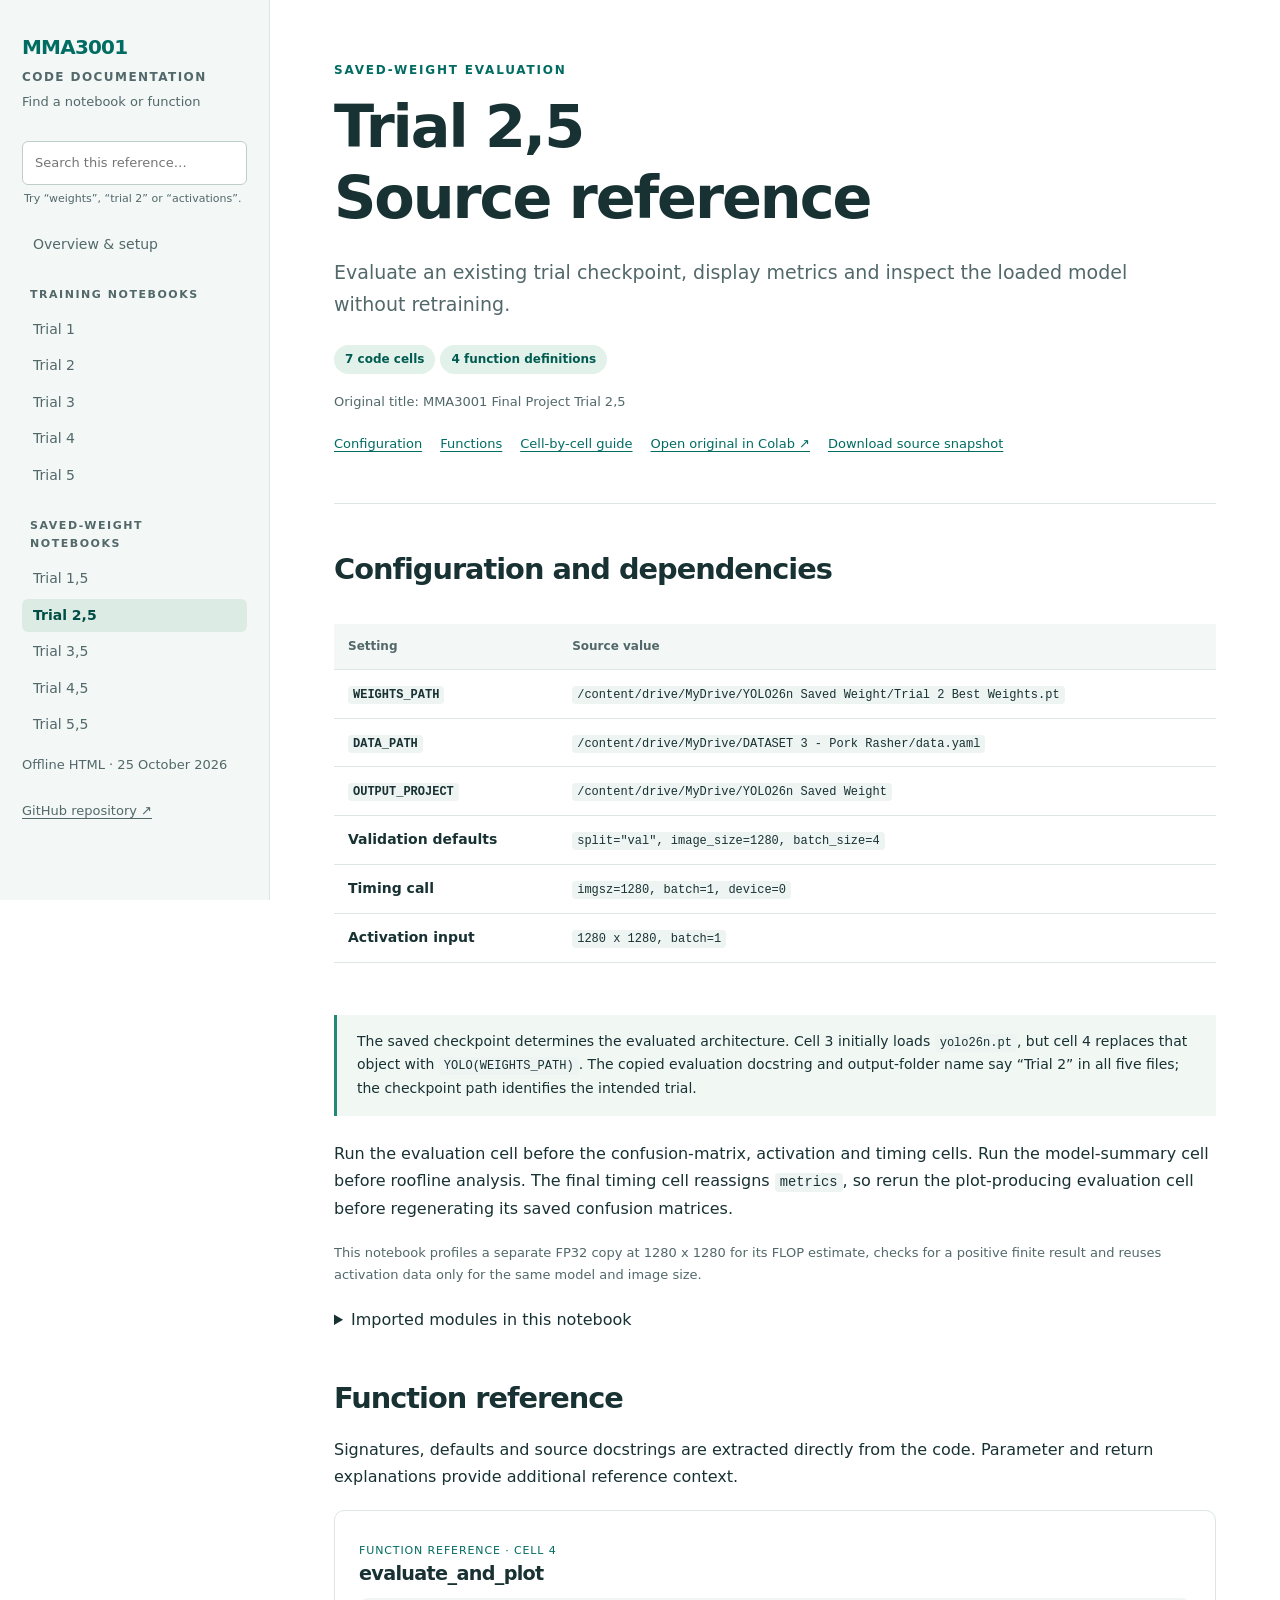
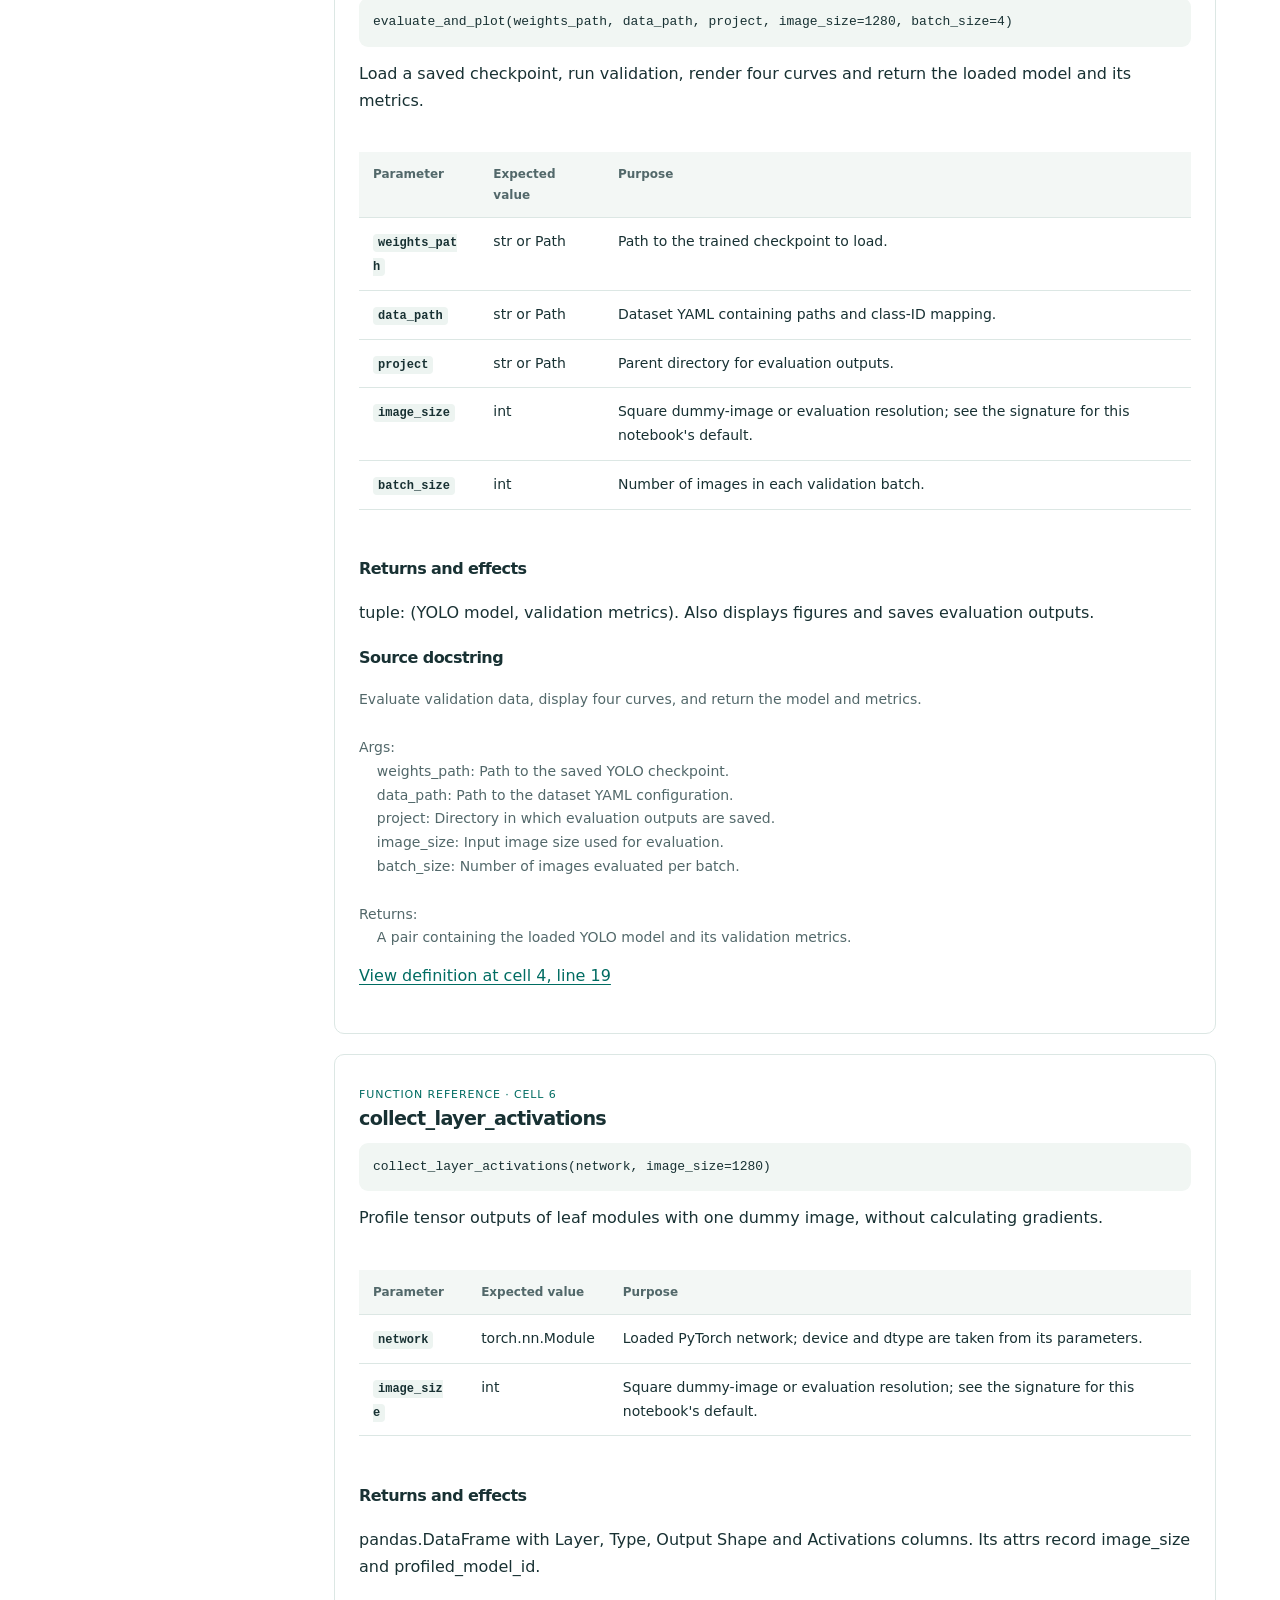
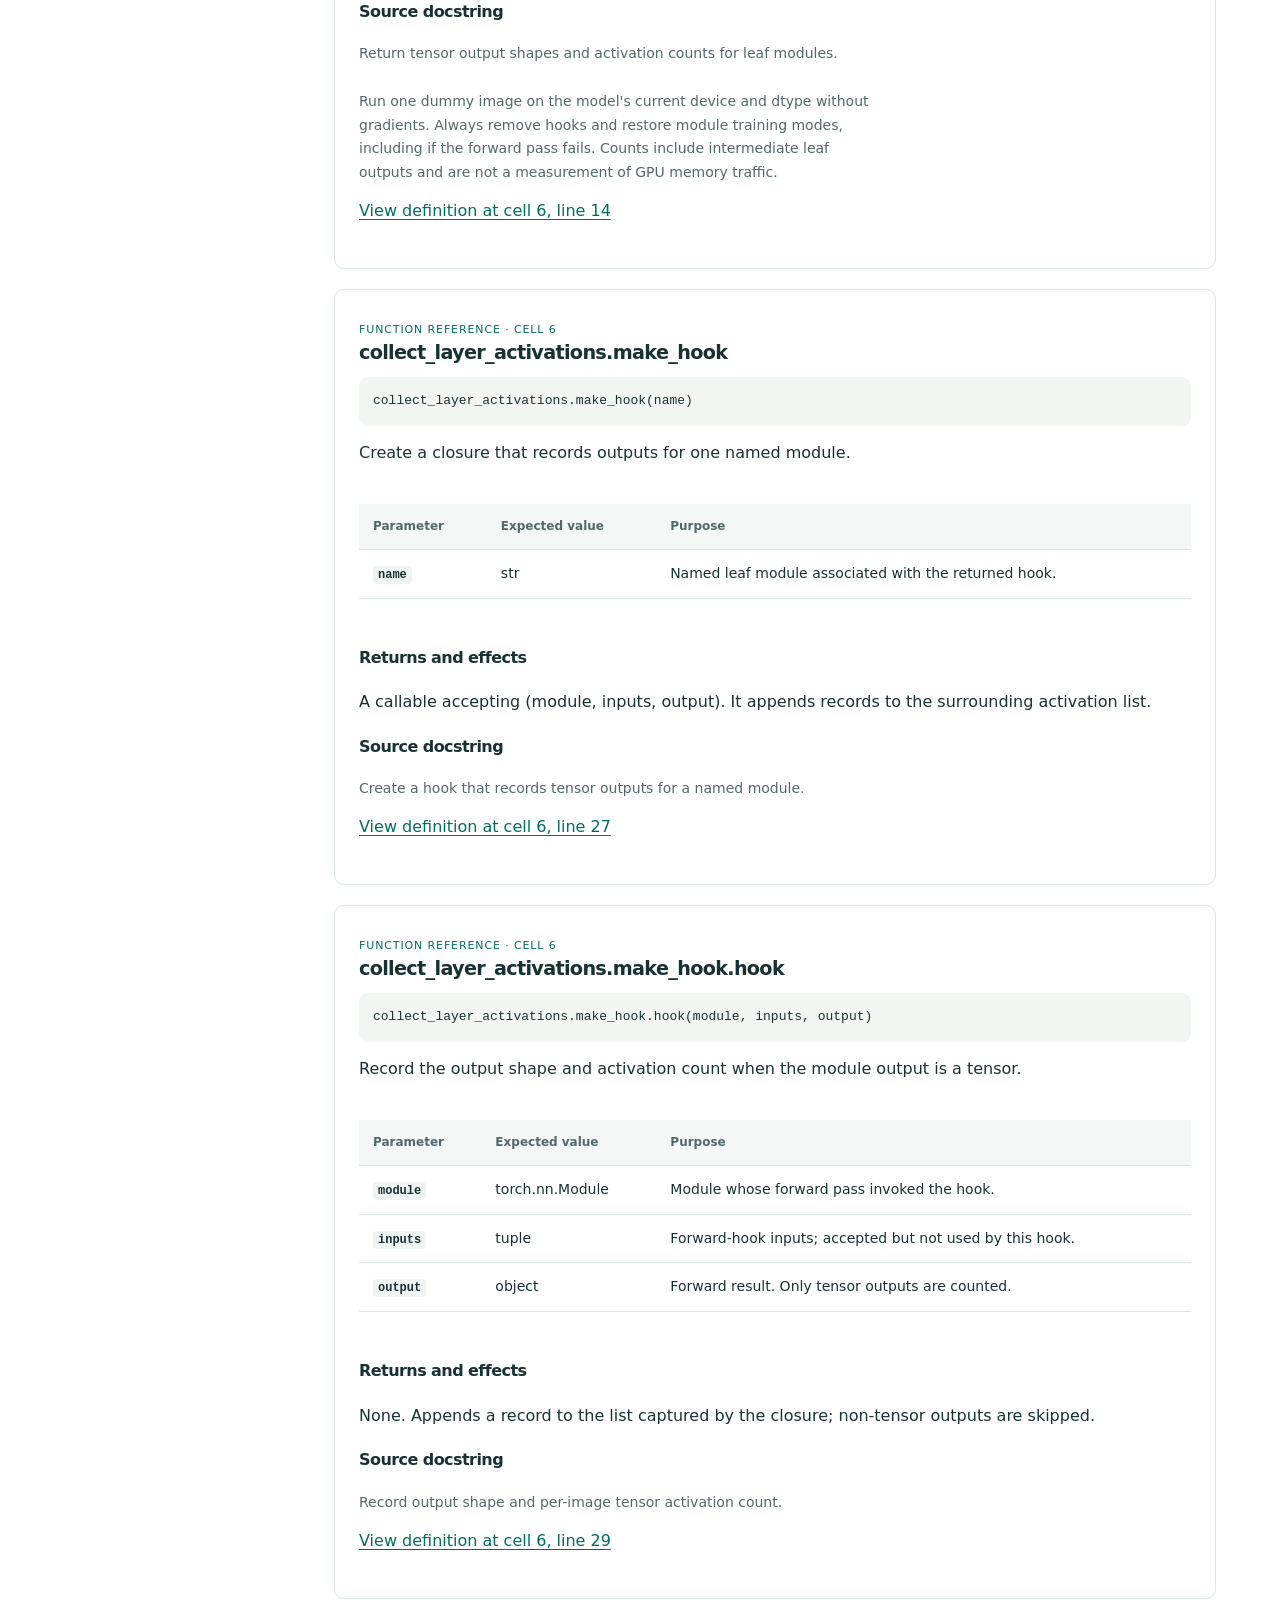
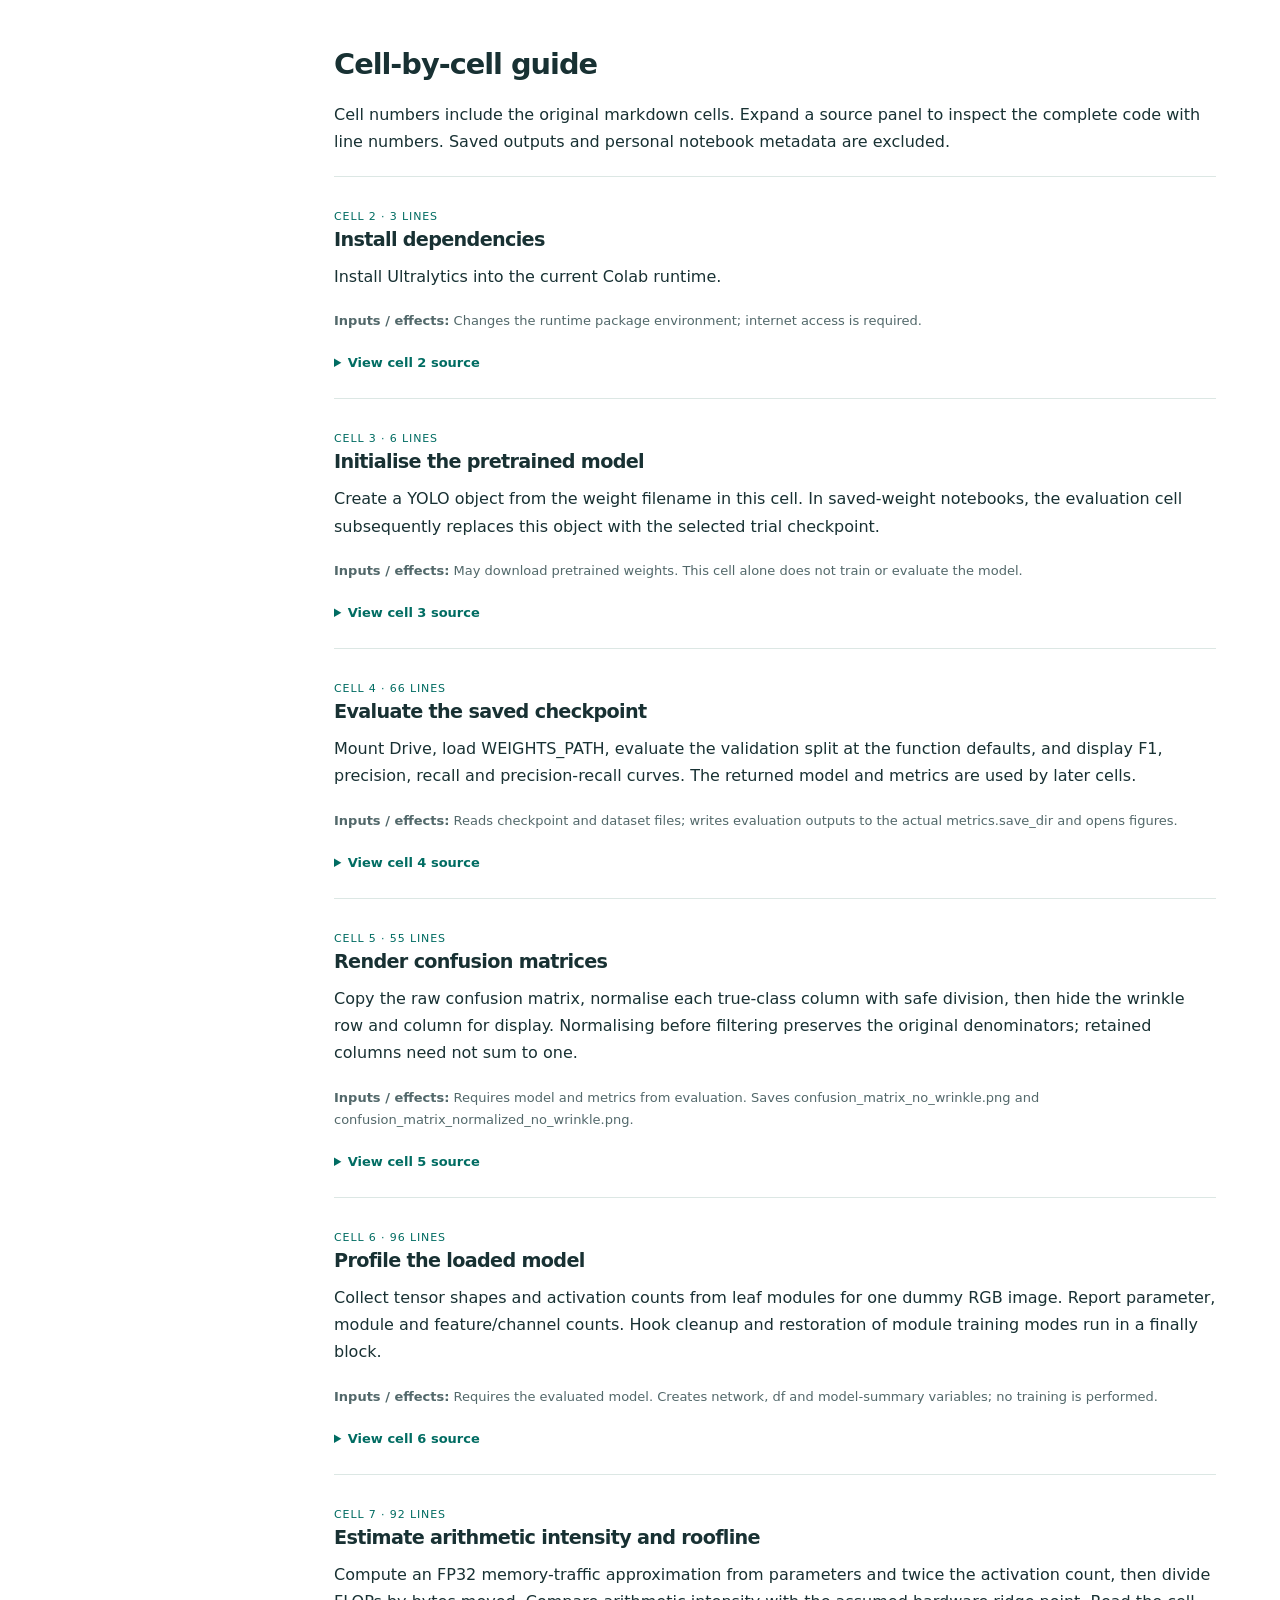
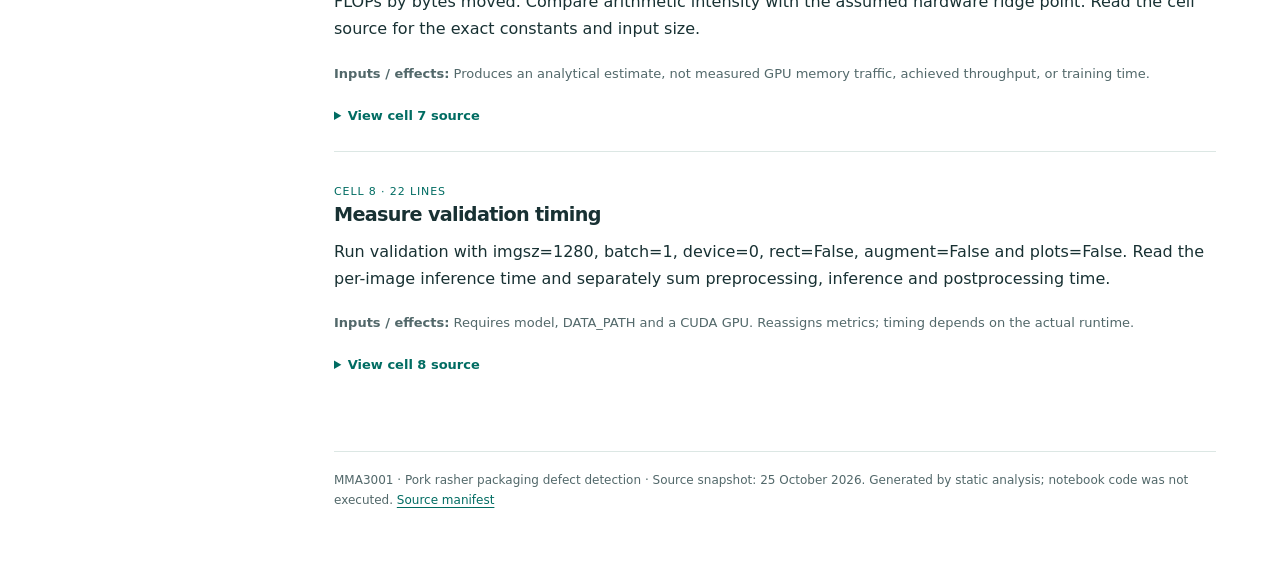
<file: docs/weights-trial-2.html>
<!doctype html>
<html lang="en"><head><meta charset="utf-8"><meta name="viewport" content="width=device-width,initial-scale=1"><meta name="description" content="MMA3001 trial notebook source documentation, setup and function reference."><title>Trial 2,5 | MMA3001 code reference</title><link rel="stylesheet" href="assets/style.css"><script src="assets/docs.js" defer></script></head>
<body><aside class="sidebar"><a class="brand" href="index.html">MMA3001<small>Code documentation</small></a><label for="search" class="small">Find a notebook or function</label><input class="search" id="search" type="search" placeholder="Search this reference…"><p class="searchhint">Try “weights”, “trial 2” or “activations”.</p><nav aria-label="Documentation"><a class="navlink" href="index.html">Overview &amp; setup</a><div class="navgroup">Training notebooks</div><a class="navlink" data-search="mma3001 final project trial 1 training notebooks make_hook make_hook.hook" href="training-trial-1.html">Trial 1</a><a class="navlink" data-search="mma3001 final project trial 2 training notebooks make_hook make_hook.hook" href="training-trial-2.html">Trial 2</a><a class="navlink" data-search="mma3001 final project trial 3 training notebooks make_hook make_hook.hook" href="training-trial-3.html">Trial 3</a><a class="navlink" data-search="mma3001 final project trial 4 training notebooks make_hook make_hook.hook" href="training-trial-4.html">Trial 4</a><a class="navlink" data-search="mma3001 final project trial 5 training notebooks make_hook make_hook.hook" href="training-trial-5.html">Trial 5</a><div class="navgroup">Saved-weight notebooks</div><a class="navlink" data-search="mma3001 final project trial 1,5 saved-weight notebooks evaluate_and_plot collect_layer_activations collect_layer_activations.make_hook collect_layer_activations.make_hook.hook" href="weights-trial-1.html">Trial 1,5</a><a class="navlink active" data-search="mma3001 final project trial 2,5 saved-weight notebooks evaluate_and_plot collect_layer_activations collect_layer_activations.make_hook collect_layer_activations.make_hook.hook" href="weights-trial-2.html">Trial 2,5</a><a class="navlink" data-search="mma3001 final project trial 3,5 saved-weight notebooks evaluate_and_plot collect_layer_activations collect_layer_activations.make_hook collect_layer_activations.make_hook.hook" href="weights-trial-3.html">Trial 3,5</a><a class="navlink" data-search="mma3001 final project trial 4,5 saved-weight notebooks evaluate_and_plot collect_layer_activations collect_layer_activations.make_hook collect_layer_activations.make_hook.hook" href="weights-trial-4.html">Trial 4,5</a><a class="navlink" data-search="mma3001 final project trial 5,5 saved-weight notebooks evaluate_and_plot collect_layer_activations collect_layer_activations.make_hook collect_layer_activations.make_hook.hook" href="weights-trial-5.html">Trial 5,5</a></nav><p class="small">Offline HTML · 25 October 2026</p><a class="small" href="https://github.com/Rafif-AA/MMA3001-Final-Project">GitHub repository ↗</a></aside><main><header class="hero"><div class="eyebrow">Saved-weight evaluation</div><h1>Trial 2,5<br>Source reference</h1><p class="lead">Evaluate an existing trial checkpoint, display metrics and inspect the loaded model without retraining.</p><span class="pill">7 code cells</span><span class="pill">4 function definitions</span><p class="small">Original title: MMA3001 Final Project Trial 2,5</p><div class="toc"><a href="#configuration">Configuration</a><a href="#functions">Functions</a><a href="#cells">Cell-by-cell guide</a><a href="https://colab.research.google.com/drive/1SN-UwUV3D6KetRKwtQ_1kvEoJ1Xdrm-6">Open original in Colab ↗</a><a download href="source-notebooks/MMA3001_Final_Project_Trial_2_5.ipynb">Download source snapshot</a></div></header><h2 id="configuration">Configuration and dependencies</h2><div class="tablewrap"><table><thead><tr><th>Setting</th><th>Source value</th></tr></thead><tbody><tr><td><code>WEIGHTS_PATH</code></td><td><code>/content/drive/MyDrive/YOLO26n Saved Weight/Trial 2 Best Weights.pt</code></td></tr><tr><td><code>DATA_PATH</code></td><td><code>/content/drive/MyDrive/DATASET 3 - Pork Rasher/data.yaml</code></td></tr><tr><td><code>OUTPUT_PROJECT</code></td><td><code>/content/drive/MyDrive/YOLO26n Saved Weight</code></td></tr><tr><td>Validation defaults</td><td><code>split="val", image_size=1280, batch_size=4</code></td></tr><tr><td>Timing call</td><td><code>imgsz=1280, batch=1, device=0</code></td></tr><tr><td>Activation input</td><td><code>1280 x 1280, batch=1</code></td></tr></tbody></table></div><div class="notice">The saved checkpoint determines the evaluated architecture. Cell 3 initially loads <code>yolo26n.pt</code>, but cell 4 replaces that object with <code>YOLO(WEIGHTS_PATH)</code>. The copied evaluation docstring and output-folder name say “Trial 2” in all five files; the checkpoint path identifies the intended trial.</div><p>Run the evaluation cell before the confusion-matrix, activation and timing cells. Run the model-summary cell before roofline analysis. The final timing cell reassigns <code>metrics</code>, so rerun the plot-producing evaluation cell before regenerating its saved confusion matrices.</p><p class="small">This notebook profiles a separate FP32 copy at 1280 x 1280 for its FLOP estimate, checks for a positive finite result and reuses activation data only for the same model and image size.</p><details><summary>Imported modules in this notebook</summary><pre>from IPython.display import display
from PIL import Image
from copy import deepcopy
from google.colab import drive
from math import isfinite
from pathlib import Path
from ultralytics import YOLO
from ultralytics.utils.torch_utils import get_flops
import matplotlib.pyplot as plt
import numpy as np
import pandas as pd
import seaborn as sns
import torch</pre></details><h2 id="functions">Function reference</h2><p>Signatures, defaults and source docstrings are extracted directly from the code. Parameter and return explanations provide additional reference context.</p><article class="api" id="function-4-evaluate_and_plot"><span class="badge">Function reference · cell 4</span><h3>evaluate_and_plot</h3><pre class="sig">evaluate_and_plot(weights_path, data_path, project, image_size=1280, batch_size=4)</pre><p>Load a saved checkpoint, run validation, render four curves and return the loaded model and its metrics.</p><div class="tablewrap"><table><thead><tr><th>Parameter</th><th>Expected value</th><th>Purpose</th></tr></thead><tbody><tr><td><code>weights_path</code></td><td>str or Path</td><td>Path to the trained checkpoint to load.</td></tr><tr><td><code>data_path</code></td><td>str or Path</td><td>Dataset YAML containing paths and class-ID mapping.</td></tr><tr><td><code>project</code></td><td>str or Path</td><td>Parent directory for evaluation outputs.</td></tr><tr><td><code>image_size</code></td><td>int</td><td>Square dummy-image or evaluation resolution; see the signature for this notebook&#x27;s default.</td></tr><tr><td><code>batch_size</code></td><td>int</td><td>Number of images in each validation batch.</td></tr></tbody></table></div><h4>Returns and effects</h4><p>tuple: (YOLO model, validation metrics). Also displays figures and saves evaluation outputs.</p><h4>Source docstring</h4><div class="docstring">Evaluate validation data, display four curves, and return the model and metrics.

Args:
    weights_path: Path to the saved YOLO checkpoint.
    data_path: Path to the dataset YAML configuration.
    project: Directory in which evaluation outputs are saved.
    image_size: Input image size used for evaluation.
    batch_size: Number of images evaluated per batch.

Returns:
    A pair containing the loaded YOLO model and its validation metrics.</div><p><a href="#cell-4-line-19">View definition at cell 4, line 19</a></p></article><article class="api" id="function-6-collect_layer_activations"><span class="badge">Function reference · cell 6</span><h3>collect_layer_activations</h3><pre class="sig">collect_layer_activations(network, image_size=1280)</pre><p>Profile tensor outputs of leaf modules with one dummy image, without calculating gradients.</p><div class="tablewrap"><table><thead><tr><th>Parameter</th><th>Expected value</th><th>Purpose</th></tr></thead><tbody><tr><td><code>network</code></td><td>torch.nn.Module</td><td>Loaded PyTorch network; device and dtype are taken from its parameters.</td></tr><tr><td><code>image_size</code></td><td>int</td><td>Square dummy-image or evaluation resolution; see the signature for this notebook&#x27;s default.</td></tr></tbody></table></div><h4>Returns and effects</h4><p>pandas.DataFrame with Layer, Type, Output Shape and Activations columns. Its attrs record image_size and profiled_model_id.</p><h4>Source docstring</h4><div class="docstring">Return tensor output shapes and activation counts for leaf modules.

Run one dummy image on the model&#x27;s current device and dtype without
gradients. Always remove hooks and restore module training modes,
including if the forward pass fails. Counts include intermediate leaf
outputs and are not a measurement of GPU memory traffic.</div><p><a href="#cell-6-line-14">View definition at cell 6, line 14</a></p></article><article class="api" id="function-6-collect_layer_activations-make_hook"><span class="badge">Function reference · cell 6</span><h3>collect_layer_activations.make_hook</h3><pre class="sig">collect_layer_activations.make_hook(name)</pre><p>Create a closure that records outputs for one named module.</p><div class="tablewrap"><table><thead><tr><th>Parameter</th><th>Expected value</th><th>Purpose</th></tr></thead><tbody><tr><td><code>name</code></td><td>str</td><td>Named leaf module associated with the returned hook.</td></tr></tbody></table></div><h4>Returns and effects</h4><p>A callable accepting (module, inputs, output). It appends records to the surrounding activation list.</p><h4>Source docstring</h4><div class="docstring">Create a hook that records tensor outputs for a named module.</div><p><a href="#cell-6-line-27">View definition at cell 6, line 27</a></p></article><article class="api" id="function-6-collect_layer_activations-make_hook-hook"><span class="badge">Function reference · cell 6</span><h3>collect_layer_activations.make_hook.hook</h3><pre class="sig">collect_layer_activations.make_hook.hook(module, inputs, output)</pre><p>Record the output shape and activation count when the module output is a tensor.</p><div class="tablewrap"><table><thead><tr><th>Parameter</th><th>Expected value</th><th>Purpose</th></tr></thead><tbody><tr><td><code>module</code></td><td>torch.nn.Module</td><td>Module whose forward pass invoked the hook.</td></tr><tr><td><code>inputs</code></td><td>tuple</td><td>Forward-hook inputs; accepted but not used by this hook.</td></tr><tr><td><code>output</code></td><td>object</td><td>Forward result. Only tensor outputs are counted.</td></tr></tbody></table></div><h4>Returns and effects</h4><p>None. Appends a record to the list captured by the closure; non-tensor outputs are skipped.</p><h4>Source docstring</h4><div class="docstring">Record output shape and per-image tensor activation count.</div><p><a href="#cell-6-line-29">View definition at cell 6, line 29</a></p></article><h2 id="cells">Cell-by-cell guide</h2><p>Cell numbers include the original markdown cells. Expand a source panel to inspect the complete code with line numbers. Saved outputs and personal notebook metadata are excluded.</p><section class="cell" id="cell-2"><span class="badge">Cell 2 · 3 lines</span><h3>Install dependencies</h3><p>Install Ultralytics into the current Colab runtime.</p><p class="small"><b>Inputs / effects:</b> Changes the runtime package environment; internet access is required.</p><details><summary>View cell 2 source</summary><pre class="source"><code><span class="line" id="cell-2-line-1" data-line="1"><span class="s">&quot;&quot;&quot;Install Ultralytics in the current Colab runtime.&quot;&quot;&quot;</span></span><span class="line" id="cell-2-line-2" data-line="2"></span><span class="line" id="cell-2-line-3" data-line="3">!pip install ultralytics</span></code></pre></details></section><section class="cell" id="cell-3"><span class="badge">Cell 3 · 6 lines</span><h3>Initialise the pretrained model</h3><p>Create a YOLO object from the weight filename in this cell. In saved-weight notebooks, the evaluation cell subsequently replaces this object with the selected trial checkpoint.</p><p class="small"><b>Inputs / effects:</b> May download pretrained weights. This cell alone does not train or evaluate the model.</p><details><summary>View cell 3 source</summary><pre class="source"><code><span class="line" id="cell-3-line-1" data-line="1"><span class="s">&quot;&quot;&quot;Load the pretrained YOLO26n model.&quot;&quot;&quot;</span></span><span class="line" id="cell-3-line-2" data-line="2"></span><span class="line" id="cell-3-line-3" data-line="3"><span class="k">from</span> ultralytics <span class="k">import</span> YOLO</span><span class="line" id="cell-3-line-4" data-line="4"></span><span class="line" id="cell-3-line-5" data-line="5"><span class="c"># Load YOLO26n model</span></span><span class="line" id="cell-3-line-6" data-line="6">model = YOLO(<span class="s">&quot;yolo26n.pt&quot;</span>)</span></code></pre></details></section><section class="cell" id="cell-4"><span class="badge">Cell 4 · 66 lines</span><h3>Evaluate the saved checkpoint</h3><p>Mount Drive, load WEIGHTS_PATH, evaluate the validation split at the function defaults, and display F1, precision, recall and precision-recall curves. The returned model and metrics are used by later cells.</p><p class="small"><b>Inputs / effects:</b> Reads checkpoint and dataset files; writes evaluation outputs to the actual metrics.save_dir and opens figures.</p><details><summary>View cell 4 source</summary><pre class="source"><code><span class="line" id="cell-4-line-1" data-line="1"><span class="s">&quot;&quot;&quot;Evaluate the saved Trial 2 model and display its performance curves.</span></span><span class="line" id="cell-4-line-2" data-line="2"></span><span class="line" id="cell-4-line-3" data-line="3"><span class="s">Requires a mounted Google Drive containing the model weights and dataset.</span></span><span class="line" id="cell-4-line-4" data-line="4"><span class="s">Plots are loaded from the actual evaluation output directory.</span></span><span class="line" id="cell-4-line-5" data-line="5"><span class="s">&quot;&quot;&quot;</span></span><span class="line" id="cell-4-line-6" data-line="6"></span><span class="line" id="cell-4-line-7" data-line="7"><span class="k">from</span> pathlib <span class="k">import</span> Path</span><span class="line" id="cell-4-line-8" data-line="8"></span><span class="line" id="cell-4-line-9" data-line="9"><span class="k">import</span> matplotlib.pyplot <span class="k">as</span> plt</span><span class="line" id="cell-4-line-10" data-line="10"><span class="k">from</span> google.colab <span class="k">import</span> drive</span><span class="line" id="cell-4-line-11" data-line="11"><span class="k">from</span> PIL <span class="k">import</span> Image</span><span class="line" id="cell-4-line-12" data-line="12"><span class="k">from</span> ultralytics <span class="k">import</span> YOLO</span><span class="line" id="cell-4-line-13" data-line="13"></span><span class="line" id="cell-4-line-14" data-line="14">WEIGHTS_PATH = <span class="s">&quot;/content/drive/MyDrive/YOLO26n Saved Weight/Trial 2 Best Weights.pt&quot;</span></span><span class="line" id="cell-4-line-15" data-line="15">DATA_PATH = <span class="s">&quot;/content/drive/MyDrive/DATASET 3 - Pork Rasher/data.yaml&quot;</span></span><span class="line" id="cell-4-line-16" data-line="16">OUTPUT_PROJECT = <span class="s">&quot;/content/drive/MyDrive/YOLO26n Saved Weight&quot;</span></span><span class="line" id="cell-4-line-17" data-line="17"></span><span class="line" id="cell-4-line-18" data-line="18"></span><span class="line" id="cell-4-line-19" data-line="19"><span class="k">def</span> evaluate_and_plot(weights_path, data_path, project, image_size=<span class="n">1280</span>, batch_size=<span class="n">4</span>):</span><span class="line" id="cell-4-line-20" data-line="20">    <span class="s">&quot;&quot;&quot;Evaluate validation data, display four curves, and return the model and metrics.</span></span><span class="line" id="cell-4-line-21" data-line="21"></span><span class="line" id="cell-4-line-22" data-line="22"><span class="s">    Args:</span></span><span class="line" id="cell-4-line-23" data-line="23"><span class="s">        weights_path: Path to the saved YOLO checkpoint.</span></span><span class="line" id="cell-4-line-24" data-line="24"><span class="s">        data_path: Path to the dataset YAML configuration.</span></span><span class="line" id="cell-4-line-25" data-line="25"><span class="s">        project: Directory in which evaluation outputs are saved.</span></span><span class="line" id="cell-4-line-26" data-line="26"><span class="s">        image_size: Input image size used for evaluation.</span></span><span class="line" id="cell-4-line-27" data-line="27"><span class="s">        batch_size: Number of images evaluated per batch.</span></span><span class="line" id="cell-4-line-28" data-line="28"></span><span class="line" id="cell-4-line-29" data-line="29"><span class="s">    Returns:</span></span><span class="line" id="cell-4-line-30" data-line="30"><span class="s">        A pair containing the loaded YOLO model and its validation metrics.</span></span><span class="line" id="cell-4-line-31" data-line="31"><span class="s">    &quot;&quot;&quot;</span></span><span class="line" id="cell-4-line-32" data-line="32">    evaluated_model = YOLO(weights_path)</span><span class="line" id="cell-4-line-33" data-line="33">    evaluation = evaluated_model.val(</span><span class="line" id="cell-4-line-34" data-line="34">        data=data_path,</span><span class="line" id="cell-4-line-35" data-line="35">        split=<span class="s">&quot;val&quot;</span>,</span><span class="line" id="cell-4-line-36" data-line="36">        imgsz=image_size,</span><span class="line" id="cell-4-line-37" data-line="37">        batch=batch_size,</span><span class="line" id="cell-4-line-38" data-line="38">        plots=<span class="k">True</span>,</span><span class="line" id="cell-4-line-39" data-line="39">        project=project,</span><span class="line" id="cell-4-line-40" data-line="40">        name=<span class="s">&quot;Trial 2 Evaluation&quot;</span>,</span><span class="line" id="cell-4-line-41" data-line="41">    )</span><span class="line" id="cell-4-line-42" data-line="42">    results_dir = Path(evaluation.save_dir)</span><span class="line" id="cell-4-line-43" data-line="43">    plot_files = [</span><span class="line" id="cell-4-line-44" data-line="44">        (<span class="s">&quot;BoxF1_curve.png&quot;</span>, <span class="s">&quot;F1 Curve&quot;</span>),</span><span class="line" id="cell-4-line-45" data-line="45">        (<span class="s">&quot;BoxP_curve.png&quot;</span>, <span class="s">&quot;Precision Curve&quot;</span>),</span><span class="line" id="cell-4-line-46" data-line="46">        (<span class="s">&quot;BoxR_curve.png&quot;</span>, <span class="s">&quot;Recall Curve&quot;</span>),</span><span class="line" id="cell-4-line-47" data-line="47">        (<span class="s">&quot;BoxPR_curve.png&quot;</span>, <span class="s">&quot;Precision-Recall Curve&quot;</span>),</span><span class="line" id="cell-4-line-48" data-line="48">    ]</span><span class="line" id="cell-4-line-49" data-line="49">    fig, axes = plt.subplots(<span class="n">2</span>, <span class="n">2</span>, figsize=(<span class="n">16</span>, <span class="n">12</span>))</span><span class="line" id="cell-4-line-50" data-line="50">    <span class="k">for</span> ax, (filename, title) <span class="k">in</span> zip(axes.flat, plot_files):</span><span class="line" id="cell-4-line-51" data-line="51">        filepath = results_dir / filename</span><span class="line" id="cell-4-line-52" data-line="52">        <span class="k">if</span> filepath.is_file():</span><span class="line" id="cell-4-line-53" data-line="53">            <span class="k">with</span> Image.open(filepath) <span class="k">as</span> image:</span><span class="line" id="cell-4-line-54" data-line="54">                ax.imshow(image)</span><span class="line" id="cell-4-line-55" data-line="55">        <span class="k">else</span>:</span><span class="line" id="cell-4-line-56" data-line="56">            ax.text(<span class="n">0.5</span>, <span class="n">0.5</span>, f&quot;{filename}\nNot found&quot;, ha=<span class="s">&quot;center&quot;</span>, va=<span class="s">&quot;center&quot;</span>)</span><span class="line" id="cell-4-line-57" data-line="57">        ax.set_title(title, fontsize=<span class="n">14</span>, fontweight=<span class="s">&quot;bold&quot;</span>)</span><span class="line" id="cell-4-line-58" data-line="58">        ax.axis(<span class="s">&quot;off&quot;</span>)</span><span class="line" id="cell-4-line-59" data-line="59">    fig.tight_layout()</span><span class="line" id="cell-4-line-60" data-line="60">    plt.show()</span><span class="line" id="cell-4-line-61" data-line="61">    print(<span class="s">&quot;Evaluation plots saved to:&quot;</span>, results_dir)</span><span class="line" id="cell-4-line-62" data-line="62">    <span class="k">return</span> evaluated_model, evaluation</span><span class="line" id="cell-4-line-63" data-line="63"></span><span class="line" id="cell-4-line-64" data-line="64"></span><span class="line" id="cell-4-line-65" data-line="65">drive.mount(<span class="s">&quot;/content/drive&quot;</span>)</span><span class="line" id="cell-4-line-66" data-line="66">model, metrics = evaluate_and_plot(WEIGHTS_PATH, DATA_PATH, OUTPUT_PROJECT)</span></code></pre></details></section><section class="cell" id="cell-5"><span class="badge">Cell 5 · 55 lines</span><h3>Render confusion matrices</h3><p>Copy the raw confusion matrix, normalise each true-class column with safe division, then hide the wrinkle row and column for display. Normalising before filtering preserves the original denominators; retained columns need not sum to one.</p><p class="small"><b>Inputs / effects:</b> Requires model and metrics from evaluation. Saves confusion_matrix_no_wrinkle.png and confusion_matrix_normalized_no_wrinkle.png.</p><details><summary>View cell 5 source</summary><pre class="source"><code><span class="line" id="cell-5-line-1" data-line="1"><span class="s">&quot;&quot;&quot;Display and save confusion matrices.</span></span><span class="line" id="cell-5-line-2" data-line="2"></span><span class="line" id="cell-5-line-3" data-line="3"><span class="s">Normalize the full matrix before filtering to preserve original percentages.</span></span><span class="line" id="cell-5-line-4" data-line="4"><span class="s">Run the evaluation cell first to create model and metrics.</span></span><span class="line" id="cell-5-line-5" data-line="5"><span class="s">&quot;&quot;&quot;</span></span><span class="line" id="cell-5-line-6" data-line="6"></span><span class="line" id="cell-5-line-7" data-line="7"><span class="k">import</span> numpy <span class="k">as</span> np</span><span class="line" id="cell-5-line-8" data-line="8"><span class="k">import</span> matplotlib.pyplot <span class="k">as</span> plt</span><span class="line" id="cell-5-line-9" data-line="9"><span class="k">import</span> seaborn <span class="k">as</span> sns</span><span class="line" id="cell-5-line-10" data-line="10"><span class="k">from</span> pathlib <span class="k">import</span> Path</span><span class="line" id="cell-5-line-11" data-line="11"></span><span class="line" id="cell-5-line-12" data-line="12">cm = np.asarray(metrics.confusion_matrix.matrix).copy()</span><span class="line" id="cell-5-line-13" data-line="13">labels = [model.names[i] <span class="k">for</span> i <span class="k">in</span> range(len(model.names))]</span><span class="line" id="cell-5-line-14" data-line="14">labels += [<span class="s">&quot;background&quot;</span>]</span><span class="line" id="cell-5-line-15" data-line="15"></span><span class="line" id="cell-5-line-16" data-line="16">keep = [</span><span class="line" id="cell-5-line-17" data-line="17">    i <span class="k">for</span> i, name <span class="k">in</span> enumerate(labels)</span><span class="line" id="cell-5-line-18" data-line="18">    <span class="k">if</span> name.strip().lower() != <span class="s">&quot;wrinkle&quot;</span></span><span class="line" id="cell-5-line-19" data-line="19">]</span><span class="line" id="cell-5-line-20" data-line="20">visible_labels = [labels[i] <span class="k">for</span> i <span class="k">in</span> keep]</span><span class="line" id="cell-5-line-21" data-line="21"></span><span class="line" id="cell-5-line-22" data-line="22"><span class="c"># Preserve the original percentages before removing the row/column</span></span><span class="line" id="cell-5-line-23" data-line="23">totals = cm.sum(axis=<span class="n">0</span>, keepdims=<span class="k">True</span>)</span><span class="line" id="cell-5-line-24" data-line="24">normalized = np.divide(</span><span class="line" id="cell-5-line-25" data-line="25">    cm, totals,</span><span class="line" id="cell-5-line-26" data-line="26">    out=np.zeros_like(cm, dtype=float),</span><span class="line" id="cell-5-line-27" data-line="27">    where=totals != <span class="n">0</span></span><span class="line" id="cell-5-line-28" data-line="28">)</span><span class="line" id="cell-5-line-29" data-line="29"></span><span class="line" id="cell-5-line-30" data-line="30"><span class="k">for</span> values, title, filename, fmt <span class="k">in</span> [</span><span class="line" id="cell-5-line-31" data-line="31">    (cm.astype(int), <span class="s">&quot;Confusion Matrix&quot;</span>,</span><span class="line" id="cell-5-line-32" data-line="32">     <span class="s">&quot;confusion_matrix_no_wrinkle.png&quot;</span>, <span class="s">&quot;d&quot;</span>),</span><span class="line" id="cell-5-line-33" data-line="33">    (normalized, <span class="s">&quot;Normalized Confusion Matrix&quot;</span>,</span><span class="line" id="cell-5-line-34" data-line="34">     <span class="s">&quot;confusion_matrix_normalized_no_wrinkle.png&quot;</span>, <span class="s">&quot;.2f&quot;</span>)</span><span class="line" id="cell-5-line-35" data-line="35">]:</span><span class="line" id="cell-5-line-36" data-line="36">    filtered = values[np.ix_(keep, keep)]</span><span class="line" id="cell-5-line-37" data-line="37"></span><span class="line" id="cell-5-line-38" data-line="38">    fig, ax = plt.subplots(figsize=(<span class="n">9</span>, <span class="n">7</span>))</span><span class="line" id="cell-5-line-39" data-line="39">    sns.heatmap(</span><span class="line" id="cell-5-line-40" data-line="40">        filtered, annot=<span class="k">True</span>, fmt=fmt, cmap=<span class="s">&quot;Blues&quot;</span>,</span><span class="line" id="cell-5-line-41" data-line="41">        mask=filtered == <span class="n">0</span>, vmin=<span class="n">0</span>,</span><span class="line" id="cell-5-line-42" data-line="42">        vmax=<span class="n">1</span> <span class="k">if</span> fmt == <span class="s">&quot;.2f&quot;</span> <span class="k">else</span> <span class="k">None</span>,</span><span class="line" id="cell-5-line-43" data-line="43">        xticklabels=visible_labels,</span><span class="line" id="cell-5-line-44" data-line="44">        yticklabels=visible_labels,</span><span class="line" id="cell-5-line-45" data-line="45">        ax=ax</span><span class="line" id="cell-5-line-46" data-line="46">    )</span><span class="line" id="cell-5-line-47" data-line="47">    ax.set(title=title, xlabel=<span class="s">&quot;True&quot;</span>, ylabel=<span class="s">&quot;Predicted&quot;</span>)</span><span class="line" id="cell-5-line-48" data-line="48">    plt.xticks(rotation=<span class="n">45</span>, ha=<span class="s">&quot;right&quot;</span>)</span><span class="line" id="cell-5-line-49" data-line="49">    plt.yticks(rotation=<span class="n">0</span>)</span><span class="line" id="cell-5-line-50" data-line="50">    plt.tight_layout()</span><span class="line" id="cell-5-line-51" data-line="51">    fig.savefig(</span><span class="line" id="cell-5-line-52" data-line="52">        Path(metrics.save_dir) / filename,</span><span class="line" id="cell-5-line-53" data-line="53">        dpi=<span class="n">200</span>, bbox_inches=<span class="s">&quot;tight&quot;</span></span><span class="line" id="cell-5-line-54" data-line="54">    )</span><span class="line" id="cell-5-line-55" data-line="55">    plt.show()</span></code></pre></details></section><section class="cell" id="cell-6"><span class="badge">Cell 6 · 96 lines</span><h3>Profile the loaded model</h3><p>Collect tensor shapes and activation counts from leaf modules for one dummy RGB image. Report parameter, module and feature/channel counts. Hook cleanup and restoration of module training modes run in a finally block.</p><p class="small"><b>Inputs / effects:</b> Requires the evaluated model. Creates network, df and model-summary variables; no training is performed.</p><details><summary>View cell 6 source</summary><pre class="source"><code><span class="line" id="cell-6-line-1" data-line="1"><span class="s">&quot;&quot;&quot;Summarize the loaded YOLO model and measure its 1280x1280 activations.</span></span><span class="line" id="cell-6-line-2" data-line="2"></span><span class="line" id="cell-6-line-3" data-line="3"><span class="s">Run the evaluation cell first to load the saved model. This cell defines</span></span><span class="line" id="cell-6-line-4" data-line="4"><span class="s">network and creates its own activation table; no earlier profiling cell is</span></span><span class="line" id="cell-6-line-5" data-line="5"><span class="s">required. Counts describe the current loaded model, which may be fused or</span></span><span class="line" id="cell-6-line-6" data-line="6"><span class="s">frozen after evaluation. Gradient flags do not indicate training history.</span></span><span class="line" id="cell-6-line-7" data-line="7"><span class="s">&quot;&quot;&quot;</span></span><span class="line" id="cell-6-line-8" data-line="8"></span><span class="line" id="cell-6-line-9" data-line="9"><span class="k">import</span> pandas <span class="k">as</span> pd</span><span class="line" id="cell-6-line-10" data-line="10"><span class="k">import</span> torch</span><span class="line" id="cell-6-line-11" data-line="11"><span class="k">from</span> IPython.display <span class="k">import</span> display</span><span class="line" id="cell-6-line-12" data-line="12"></span><span class="line" id="cell-6-line-13" data-line="13"></span><span class="line" id="cell-6-line-14" data-line="14"><span class="k">def</span> collect_layer_activations(network, image_size=<span class="n">1280</span>):</span><span class="line" id="cell-6-line-15" data-line="15">    <span class="s">&quot;&quot;&quot;Return tensor output shapes and activation counts for leaf modules.</span></span><span class="line" id="cell-6-line-16" data-line="16"></span><span class="line" id="cell-6-line-17" data-line="17"><span class="s">    Run one dummy image on the model&#x27;s current device and dtype without</span></span><span class="line" id="cell-6-line-18" data-line="18"><span class="s">    gradients. Always remove hooks and restore module training modes,</span></span><span class="line" id="cell-6-line-19" data-line="19"><span class="s">    including if the forward pass fails. Counts include intermediate leaf</span></span><span class="line" id="cell-6-line-20" data-line="20"><span class="s">    outputs and are not a measurement of GPU memory traffic.</span></span><span class="line" id="cell-6-line-21" data-line="21"><span class="s">    &quot;&quot;&quot;</span></span><span class="line" id="cell-6-line-22" data-line="22">    rows = []</span><span class="line" id="cell-6-line-23" data-line="23">    handles = []</span><span class="line" id="cell-6-line-24" data-line="24">    modes = [(module, module.training) <span class="k">for</span> module <span class="k">in</span> network.modules()]</span><span class="line" id="cell-6-line-25" data-line="25">    reference = next(network.parameters())</span><span class="line" id="cell-6-line-26" data-line="26"></span><span class="line" id="cell-6-line-27" data-line="27">    <span class="k">def</span> make_hook(name):</span><span class="line" id="cell-6-line-28" data-line="28">        <span class="s">&quot;&quot;&quot;Create a hook that records tensor outputs for a named module.&quot;&quot;&quot;</span></span><span class="line" id="cell-6-line-29" data-line="29">        <span class="k">def</span> hook(module, inputs, output):</span><span class="line" id="cell-6-line-30" data-line="30">            <span class="s">&quot;&quot;&quot;Record output shape and per-image tensor activation count.&quot;&quot;&quot;</span></span><span class="line" id="cell-6-line-31" data-line="31">            <span class="k">if</span> isinstance(output, torch.Tensor):</span><span class="line" id="cell-6-line-32" data-line="32">                rows.append({</span><span class="line" id="cell-6-line-33" data-line="33">                    <span class="s">&quot;Layer&quot;</span>: name,</span><span class="line" id="cell-6-line-34" data-line="34">                    <span class="s">&quot;Type&quot;</span>: type(module).__name__,</span><span class="line" id="cell-6-line-35" data-line="35">                    <span class="s">&quot;Output Shape&quot;</span>: tuple(output.shape),</span><span class="line" id="cell-6-line-36" data-line="36">                    <span class="s">&quot;Activations&quot;</span>: output.numel(),  <span class="c"># Dummy batch size is one.</span></span><span class="line" id="cell-6-line-37" data-line="37">                })</span><span class="line" id="cell-6-line-38" data-line="38">        <span class="k">return</span> hook</span><span class="line" id="cell-6-line-39" data-line="39"></span><span class="line" id="cell-6-line-40" data-line="40">    <span class="k">try</span>:</span><span class="line" id="cell-6-line-41" data-line="41">        network.eval()</span><span class="line" id="cell-6-line-42" data-line="42">        <span class="k">for</span> name, module <span class="k">in</span> network.named_modules():</span><span class="line" id="cell-6-line-43" data-line="43">            <span class="k">if</span> name <span class="k">and</span> <span class="k">not</span> list(module.children()):</span><span class="line" id="cell-6-line-44" data-line="44">                handles.append(module.register_forward_hook(make_hook(name)))</span><span class="line" id="cell-6-line-45" data-line="45">        dummy_input = torch.zeros(</span><span class="line" id="cell-6-line-46" data-line="46">            (<span class="n">1</span>, <span class="n">3</span>, image_size, image_size),</span><span class="line" id="cell-6-line-47" data-line="47">            device=reference.device,</span><span class="line" id="cell-6-line-48" data-line="48">            dtype=reference.dtype,</span><span class="line" id="cell-6-line-49" data-line="49">        )</span><span class="line" id="cell-6-line-50" data-line="50">        <span class="k">with</span> torch.no_grad():</span><span class="line" id="cell-6-line-51" data-line="51">            network(dummy_input)</span><span class="line" id="cell-6-line-52" data-line="52">    <span class="k">finally</span>:</span><span class="line" id="cell-6-line-53" data-line="53">        <span class="k">for</span> handle <span class="k">in</span> handles:</span><span class="line" id="cell-6-line-54" data-line="54">            handle.remove()</span><span class="line" id="cell-6-line-55" data-line="55">        <span class="k">for</span> module, was_training <span class="k">in</span> modes:</span><span class="line" id="cell-6-line-56" data-line="56">            module.training = was_training</span><span class="line" id="cell-6-line-57" data-line="57"></span><span class="line" id="cell-6-line-58" data-line="58">    table = pd.DataFrame(rows, columns=[</span><span class="line" id="cell-6-line-59" data-line="59">        <span class="s">&quot;Layer&quot;</span>, <span class="s">&quot;Type&quot;</span>, <span class="s">&quot;Output Shape&quot;</span>, <span class="s">&quot;Activations&quot;</span></span><span class="line" id="cell-6-line-60" data-line="60">    ])</span><span class="line" id="cell-6-line-61" data-line="61">    table.attrs[<span class="s">&quot;image_size&quot;</span>] = image_size</span><span class="line" id="cell-6-line-62" data-line="62">    table.attrs[<span class="s">&quot;profiled_model_id&quot;</span>] = id(network)</span><span class="line" id="cell-6-line-63" data-line="63">    <span class="k">return</span> table</span><span class="line" id="cell-6-line-64" data-line="64"></span><span class="line" id="cell-6-line-65" data-line="65"></span><span class="line" id="cell-6-line-66" data-line="66"><span class="k">if</span> <span class="s">&quot;model&quot;</span> <span class="k">not</span> <span class="k">in</span> globals():</span><span class="line" id="cell-6-line-67" data-line="67">    <span class="k">raise</span> RuntimeError(<span class="s">&quot;Run the evaluation cell first to load the saved YOLO model.&quot;</span>)</span><span class="line" id="cell-6-line-68" data-line="68"></span><span class="line" id="cell-6-line-69" data-line="69">network = model.model</span><span class="line" id="cell-6-line-70" data-line="70">df = collect_layer_activations(network, image_size=<span class="n">1280</span>)</span><span class="line" id="cell-6-line-71" data-line="71"></span><span class="line" id="cell-6-line-72" data-line="72">total_params = sum(parameter.numel() <span class="k">for</span> parameter <span class="k">in</span> network.parameters())</span><span class="line" id="cell-6-line-73" data-line="73">tuned_params = sum(</span><span class="line" id="cell-6-line-74" data-line="74">    parameter.numel() <span class="k">for</span> parameter <span class="k">in</span> network.parameters()</span><span class="line" id="cell-6-line-75" data-line="75">    <span class="k">if</span> parameter.requires_grad</span><span class="line" id="cell-6-line-76" data-line="76">)</span><span class="line" id="cell-6-line-77" data-line="77">total_layers = sum(<span class="n">1</span> <span class="k">for</span> _ <span class="k">in</span> network.modules())</span><span class="line" id="cell-6-line-78" data-line="78">total_neurons = sum(</span><span class="line" id="cell-6-line-79" data-line="79">    getattr(module, <span class="s">&quot;out_channels&quot;</span>, getattr(module, <span class="s">&quot;out_features&quot;</span>, <span class="n">0</span>))</span><span class="line" id="cell-6-line-80" data-line="80">    <span class="k">for</span> module <span class="k">in</span> network.modules()</span><span class="line" id="cell-6-line-81" data-line="81">)</span><span class="line" id="cell-6-line-82" data-line="82">total_activations = int(df[<span class="s">&quot;Activations&quot;</span>].sum())</span><span class="line" id="cell-6-line-83" data-line="83"></span><span class="line" id="cell-6-line-84" data-line="84">display(df)</span><span class="line" id="cell-6-line-85" data-line="85">print(<span class="s">&quot;=&quot;</span> * <span class="n">62</span>)</span><span class="line" id="cell-6-line-86" data-line="86">print(<span class="s">&quot;YOLO26n LOADED MODEL SUMMARY&quot;</span>)</span><span class="line" id="cell-6-line-87" data-line="87">print(<span class="s">&quot;=&quot;</span> * <span class="n">62</span>)</span><span class="line" id="cell-6-line-88" data-line="88"><span class="k">for</span> label, value <span class="k">in</span> [</span><span class="line" id="cell-6-line-89" data-line="89">    (<span class="s">&quot;Modules (including containers)&quot;</span>, total_layers),</span><span class="line" id="cell-6-line-90" data-line="90">    (<span class="s">&quot;Output channels/features (sum)&quot;</span>, total_neurons),</span><span class="line" id="cell-6-line-91" data-line="91">    (<span class="s">&quot;Recorded activations (1280x1280)&quot;</span>, total_activations),</span><span class="line" id="cell-6-line-92" data-line="92">    (<span class="s">&quot;Total parameters&quot;</span>, total_params),</span><span class="line" id="cell-6-line-93" data-line="93">    (<span class="s">&quot;Parameters requiring gradients&quot;</span>, tuned_params),</span><span class="line" id="cell-6-line-94" data-line="94">]:</span><span class="line" id="cell-6-line-95" data-line="95">    print(f&quot;{label + <span class="s">&#x27;:&#x27;</span>:&lt;42} {value:,}&quot;)</span><span class="line" id="cell-6-line-96" data-line="96">print(<span class="s">&quot;=&quot;</span> * <span class="n">62</span>)</span></code></pre></details></section><section class="cell" id="cell-7"><span class="badge">Cell 7 · 92 lines</span><h3>Estimate arithmetic intensity and roofline</h3><p>Compute an FP32 memory-traffic approximation from parameters and twice the activation count, then divide FLOPs by bytes moved. Compare arithmetic intensity with the assumed hardware ridge point. Read the cell source for the exact constants and input size.</p><p class="small"><b>Inputs / effects:</b> Produces an analytical estimate, not measured GPU memory traffic, achieved throughput, or training time.</p><details><summary>View cell 7 source</summary><pre class="source"><code><span class="line" id="cell-7-line-1" data-line="1"><span class="s">&quot;&quot;&quot;Estimate arithmetic intensity and the G4 FP32 roofline at 1280x1280.</span></span><span class="line" id="cell-7-line-2" data-line="2"></span><span class="line" id="cell-7-line-3" data-line="3"><span class="s">Run the evaluation and updated model-summary cells first. Activation counts</span></span><span class="line" id="cell-7-line-4" data-line="4"><span class="s">come from a 1280x1280 forward pass; FLOPs are estimated for that same input</span></span><span class="line" id="cell-7-line-5" data-line="5"><span class="s">using Ultralytics&#x27; model profiler. Parameter and activation traffic assume</span></span><span class="line" id="cell-7-line-6" data-line="6"><span class="s">FP32 (4 bytes/value), a batch of one, and one read/write per activation.</span></span><span class="line" id="cell-7-line-7" data-line="7"><span class="s">This traffic approximation is not measured GPU DRAM traffic or a training</span></span><span class="line" id="cell-7-line-8" data-line="8"><span class="s">benchmark. The G4 reference uses 117 TFLOP/s FP32 and 1597 GB/s bandwidth.</span></span><span class="line" id="cell-7-line-9" data-line="9"></span><span class="line" id="cell-7-line-10" data-line="10"><span class="s">References:</span></span><span class="line" id="cell-7-line-11" data-line="11"><span class="s">https://docs.ultralytics.com/reference/utils/torch_utils/#ultralytics.utils.torch_utils.get_flops</span></span><span class="line" id="cell-7-line-12" data-line="12"><span class="s">https://docs.cloud.google.com/compute/docs/gpus</span></span><span class="line" id="cell-7-line-13" data-line="13"><span class="s">https://www.nvidia.com/en-us/data-center/rtx-pro-6000-blackwell-server-edition/</span></span><span class="line" id="cell-7-line-14" data-line="14"><span class="s">&quot;&quot;&quot;</span></span><span class="line" id="cell-7-line-15" data-line="15"></span><span class="line" id="cell-7-line-16" data-line="16"><span class="k">from</span> copy <span class="k">import</span> deepcopy</span><span class="line" id="cell-7-line-17" data-line="17"><span class="k">from</span> math <span class="k">import</span> isfinite</span><span class="line" id="cell-7-line-18" data-line="18"></span><span class="line" id="cell-7-line-19" data-line="19"><span class="k">import</span> torch</span><span class="line" id="cell-7-line-20" data-line="20"><span class="k">from</span> ultralytics.utils.torch_utils <span class="k">import</span> get_flops</span><span class="line" id="cell-7-line-21" data-line="21"></span><span class="line" id="cell-7-line-22" data-line="22">image_size = <span class="n">1280</span></span><span class="line" id="cell-7-line-23" data-line="23"><span class="k">if</span> <span class="s">&quot;model&quot;</span> <span class="k">not</span> <span class="k">in</span> globals() <span class="k">or</span> <span class="s">&quot;collect_layer_activations&quot;</span> <span class="k">not</span> <span class="k">in</span> globals():</span><span class="line" id="cell-7-line-24" data-line="24">    <span class="k">raise</span> RuntimeError(<span class="s">&quot;Run the evaluation and updated model-summary cells first.&quot;</span>)</span><span class="line" id="cell-7-line-25" data-line="25"></span><span class="line" id="cell-7-line-26" data-line="26">network = model.model</span><span class="line" id="cell-7-line-27" data-line="27"><span class="c"># Reuse only an activation table for this model and this image size.</span></span><span class="line" id="cell-7-line-28" data-line="28"><span class="k">if</span> (</span><span class="line" id="cell-7-line-29" data-line="29">    <span class="s">&quot;df&quot;</span> <span class="k">not</span> <span class="k">in</span> globals()</span><span class="line" id="cell-7-line-30" data-line="30">    <span class="k">or</span> df.attrs.get(<span class="s">&quot;image_size&quot;</span>) != image_size</span><span class="line" id="cell-7-line-31" data-line="31">    <span class="k">or</span> df.attrs.get(<span class="s">&quot;profiled_model_id&quot;</span>) != id(network)</span><span class="line" id="cell-7-line-32" data-line="32">):</span><span class="line" id="cell-7-line-33" data-line="33">    df = collect_layer_activations(network, image_size=image_size)</span><span class="line" id="cell-7-line-34" data-line="34"></span><span class="line" id="cell-7-line-35" data-line="35">total_params = sum(parameter.numel() <span class="k">for</span> parameter <span class="k">in</span> network.parameters())</span><span class="line" id="cell-7-line-36" data-line="36">total_activations = int(df[<span class="s">&quot;Activations&quot;</span>].sum())</span><span class="line" id="cell-7-line-37" data-line="37"><span class="k">if</span> total_activations &lt;= <span class="n">0</span>:</span><span class="line" id="cell-7-line-38" data-line="38">    <span class="k">raise</span> RuntimeError(<span class="s">&quot;No activations recorded; rerun the model-summary cell.&quot;</span>)</span><span class="line" id="cell-7-line-39" data-line="39"></span><span class="line" id="cell-7-line-40" data-line="40"><span class="c"># Profile a separate FP32 copy to preserve the loaded model&#x27;s state and dtype.</span></span><span class="line" id="cell-7-line-41" data-line="41">profile_network = deepcopy(network).float().eval()</span><span class="line" id="cell-7-line-42" data-line="42"><span class="k">try</span>:</span><span class="line" id="cell-7-line-43" data-line="43">    <span class="k">with</span> torch.no_grad():</span><span class="line" id="cell-7-line-44" data-line="44">        model_gflops = float(get_flops(profile_network, imgsz=image_size))</span><span class="line" id="cell-7-line-45" data-line="45"><span class="k">finally</span>:</span><span class="line" id="cell-7-line-46" data-line="46">    <span class="k">del</span> profile_network</span><span class="line" id="cell-7-line-47" data-line="47"><span class="k">if</span> <span class="k">not</span> isfinite(model_gflops) <span class="k">or</span> model_gflops &lt;= <span class="n">0</span>:</span><span class="line" id="cell-7-line-48" data-line="48">    <span class="k">raise</span> RuntimeError(</span><span class="line" id="cell-7-line-49" data-line="49">        <span class="s">&quot;FLOP profiling failed. Install ultralytics-thop in Colab &quot;</span></span><span class="line" id="cell-7-line-50" data-line="50">        <span class="s">&quot;(!pip install ultralytics-thop), then rerun this cell.&quot;</span></span><span class="line" id="cell-7-line-51" data-line="51">    )</span><span class="line" id="cell-7-line-52" data-line="52">total_flops = model_gflops * <span class="n">1e9</span></span><span class="line" id="cell-7-line-53" data-line="53"></span><span class="line" id="cell-7-line-54" data-line="54">bytes_per_param = <span class="n">4</span></span><span class="line" id="cell-7-line-55" data-line="55">bytes_per_activation = <span class="n">4</span></span><span class="line" id="cell-7-line-56" data-line="56">param_memory = total_params * bytes_per_param</span><span class="line" id="cell-7-line-57" data-line="57">activation_memory = total_activations * bytes_per_activation * <span class="n">2</span></span><span class="line" id="cell-7-line-58" data-line="58">total_memory_accessed_bytes = param_memory + activation_memory</span><span class="line" id="cell-7-line-59" data-line="59">arithmetic_intensity = total_flops / total_memory_accessed_bytes</span><span class="line" id="cell-7-line-60" data-line="60"></span><span class="line" id="cell-7-line-61" data-line="61">reference_gpu = <span class="s">&quot;Colab G4 - NVIDIA RTX PRO 6000 Blackwell Server Edition&quot;</span></span><span class="line" id="cell-7-line-62" data-line="62">peak_fp32_tflops = <span class="n">117.0</span></span><span class="line" id="cell-7-line-63" data-line="63">memory_bandwidth_gb_s = <span class="n">1597.0</span></span><span class="line" id="cell-7-line-64" data-line="64">peak_fp32_flops_s = peak_fp32_tflops * <span class="n">1e12</span></span><span class="line" id="cell-7-line-65" data-line="65">memory_bandwidth_bytes_s = memory_bandwidth_gb_s * <span class="n">1e9</span></span><span class="line" id="cell-7-line-66" data-line="66">ridge_point = peak_fp32_flops_s / memory_bandwidth_bytes_s</span><span class="line" id="cell-7-line-67" data-line="67">bandwidth_roof_flops_s = arithmetic_intensity * memory_bandwidth_bytes_s</span><span class="line" id="cell-7-line-68" data-line="68">estimated_roofline_flops_s = min(peak_fp32_flops_s, bandwidth_roof_flops_s)</span><span class="line" id="cell-7-line-69" data-line="69">bound_type = (</span><span class="line" id="cell-7-line-70" data-line="70">    <span class="s">&quot;MEMORY-BANDWIDTH-LIMITED&quot;</span> <span class="k">if</span> arithmetic_intensity &lt; ridge_point</span><span class="line" id="cell-7-line-71" data-line="71">    <span class="k">else</span> <span class="s">&quot;COMPUTE-LIMITED&quot;</span></span><span class="line" id="cell-7-line-72" data-line="72">)</span><span class="line" id="cell-7-line-73" data-line="73"></span><span class="line" id="cell-7-line-74" data-line="74">print(<span class="s">&quot;=&quot;</span> * <span class="n">76</span>)</span><span class="line" id="cell-7-line-75" data-line="75">print(<span class="s">&quot;ARITHMETIC INTENSITY AND G4 REFERENCE ROOFLINE (1280x1280, FP32)&quot;</span>)</span><span class="line" id="cell-7-line-76" data-line="76">print(<span class="s">&quot;=&quot;</span> * <span class="n">76</span>)</span><span class="line" id="cell-7-line-77" data-line="77">print(f&quot;Reference GPU:              {reference_gpu}&quot;)</span><span class="line" id="cell-7-line-78" data-line="78">print(f&quot;Input per image:            {image_size} x {image_size} RGB; batch size 1&quot;)</span><span class="line" id="cell-7-line-79" data-line="79">print(f&quot;Reference FP32 peak:        {peak_fp32_tflops:.1f} TFLOP/s&quot;)</span><span class="line" id="cell-7-line-80" data-line="80">print(f&quot;Reference memory bandwidth: {memory_bandwidth_gb_s:.0f} GB/s&quot;)</span><span class="line" id="cell-7-line-81" data-line="81">print(f&quot;Model FLOPs per image:      {model_gflops:.2f} GFLOPs (profiler estimate)&quot;)</span><span class="line" id="cell-7-line-82" data-line="82">print(f&quot;Recorded activations:       {total_activations:,}&quot;)</span><span class="line" id="cell-7-line-83" data-line="83">print(f&quot;Parameter memory:           {param_memory / <span class="n">1024</span>**<span class="n">2</span>:.2f} MiB&quot;)</span><span class="line" id="cell-7-line-84" data-line="84">print(f&quot;Activation read/write:      {activation_memory / <span class="n">1024</span>**<span class="n">2</span>:.2f} MiB&quot;)</span><span class="line" id="cell-7-line-85" data-line="85">print(f&quot;Estimated memory traffic:   {total_memory_accessed_bytes / <span class="n">1024</span>**<span class="n">2</span>:.2f} MiB&quot;)</span><span class="line" id="cell-7-line-86" data-line="86">print(f&quot;Arithmetic intensity:       {arithmetic_intensity:.4f} FLOPs/byte&quot;)</span><span class="line" id="cell-7-line-87" data-line="87">print(f&quot;G4 reference ridge point:   {ridge_point:.2f} FLOPs/byte&quot;)</span><span class="line" id="cell-7-line-88" data-line="88">print(f&quot;Idealized roofline ceiling: {estimated_roofline_flops_s / <span class="n">1e12</span>:.2f} TFLOP/s&quot;)</span><span class="line" id="cell-7-line-89" data-line="89">print(<span class="s">&quot;-&quot;</span> * <span class="n">76</span>)</span><span class="line" id="cell-7-line-90" data-line="90">print(f&quot;Estimated regime under these assumptions: {bound_type}&quot;)</span><span class="line" id="cell-7-line-91" data-line="91">print(<span class="s">&quot;Theoretical single-image FP32 reference, not measured training performance.&quot;</span>)</span><span class="line" id="cell-7-line-92" data-line="92">print(<span class="s">&quot;=&quot;</span> * <span class="n">76</span>)</span></code></pre></details></section><section class="cell" id="cell-8"><span class="badge">Cell 8 · 22 lines</span><h3>Measure validation timing</h3><p>Run validation with imgsz=1280, batch=1, device=0, rect=False, augment=False and plots=False. Read the per-image inference time and separately sum preprocessing, inference and postprocessing time.</p><p class="small"><b>Inputs / effects:</b> Requires model, DATA_PATH and a CUDA GPU. Reassigns metrics; timing depends on the actual runtime.</p><details><summary>View cell 8 source</summary><pre class="source"><code><span class="line" id="cell-8-line-1" data-line="1"><span class="s">&quot;&quot;&quot;</span></span><span class="line" id="cell-8-line-2" data-line="2"><span class="s">Evaluate the YOLO model and report average detection time per image.</span></span><span class="line" id="cell-8-line-3" data-line="3"><span class="s">&quot;&quot;&quot;</span></span><span class="line" id="cell-8-line-4" data-line="4"></span><span class="line" id="cell-8-line-5" data-line="5">metrics = model.val(</span><span class="line" id="cell-8-line-6" data-line="6">    data=DATA_PATH,</span><span class="line" id="cell-8-line-7" data-line="7">    split=<span class="s">&quot;val&quot;</span>,</span><span class="line" id="cell-8-line-8" data-line="8">    imgsz=<span class="n">1280</span>,</span><span class="line" id="cell-8-line-9" data-line="9">    batch=<span class="n">1</span>,</span><span class="line" id="cell-8-line-10" data-line="10">    device=<span class="n">0</span>,</span><span class="line" id="cell-8-line-11" data-line="11">    rect=<span class="k">False</span>,</span><span class="line" id="cell-8-line-12" data-line="12">    augment=<span class="k">False</span>,</span><span class="line" id="cell-8-line-13" data-line="13">    plots=<span class="k">False</span>,</span><span class="line" id="cell-8-line-14" data-line="14">)</span><span class="line" id="cell-8-line-15" data-line="15"></span><span class="line" id="cell-8-line-16" data-line="16">speed = metrics.speed</span><span class="line" id="cell-8-line-17" data-line="17">processing_ms = sum(</span><span class="line" id="cell-8-line-18" data-line="18">    speed[key] <span class="k">for</span> key <span class="k">in</span> (<span class="s">&quot;preprocess&quot;</span>, <span class="s">&quot;inference&quot;</span>, <span class="s">&quot;postprocess&quot;</span>)</span><span class="line" id="cell-8-line-19" data-line="19">)</span><span class="line" id="cell-8-line-20" data-line="20"></span><span class="line" id="cell-8-line-21" data-line="21">print(f&quot;Inference: {speed[<span class="s">&#x27;inference&#x27;</span>]:.2f} ms/image&quot;)</span><span class="line" id="cell-8-line-22" data-line="22">print(f&quot;Preprocessing + inference + postprocessing: {processing_ms:.2f} ms/image&quot;)</span></code></pre></details></section><footer class="footer">MMA3001 · Pork rasher packaging defect detection · Source snapshot: 25 October 2026. Generated by static analysis; notebook code was not executed. <a href="source-notebooks/manifest.json">Source manifest</a></footer></main></body></html>
</file>
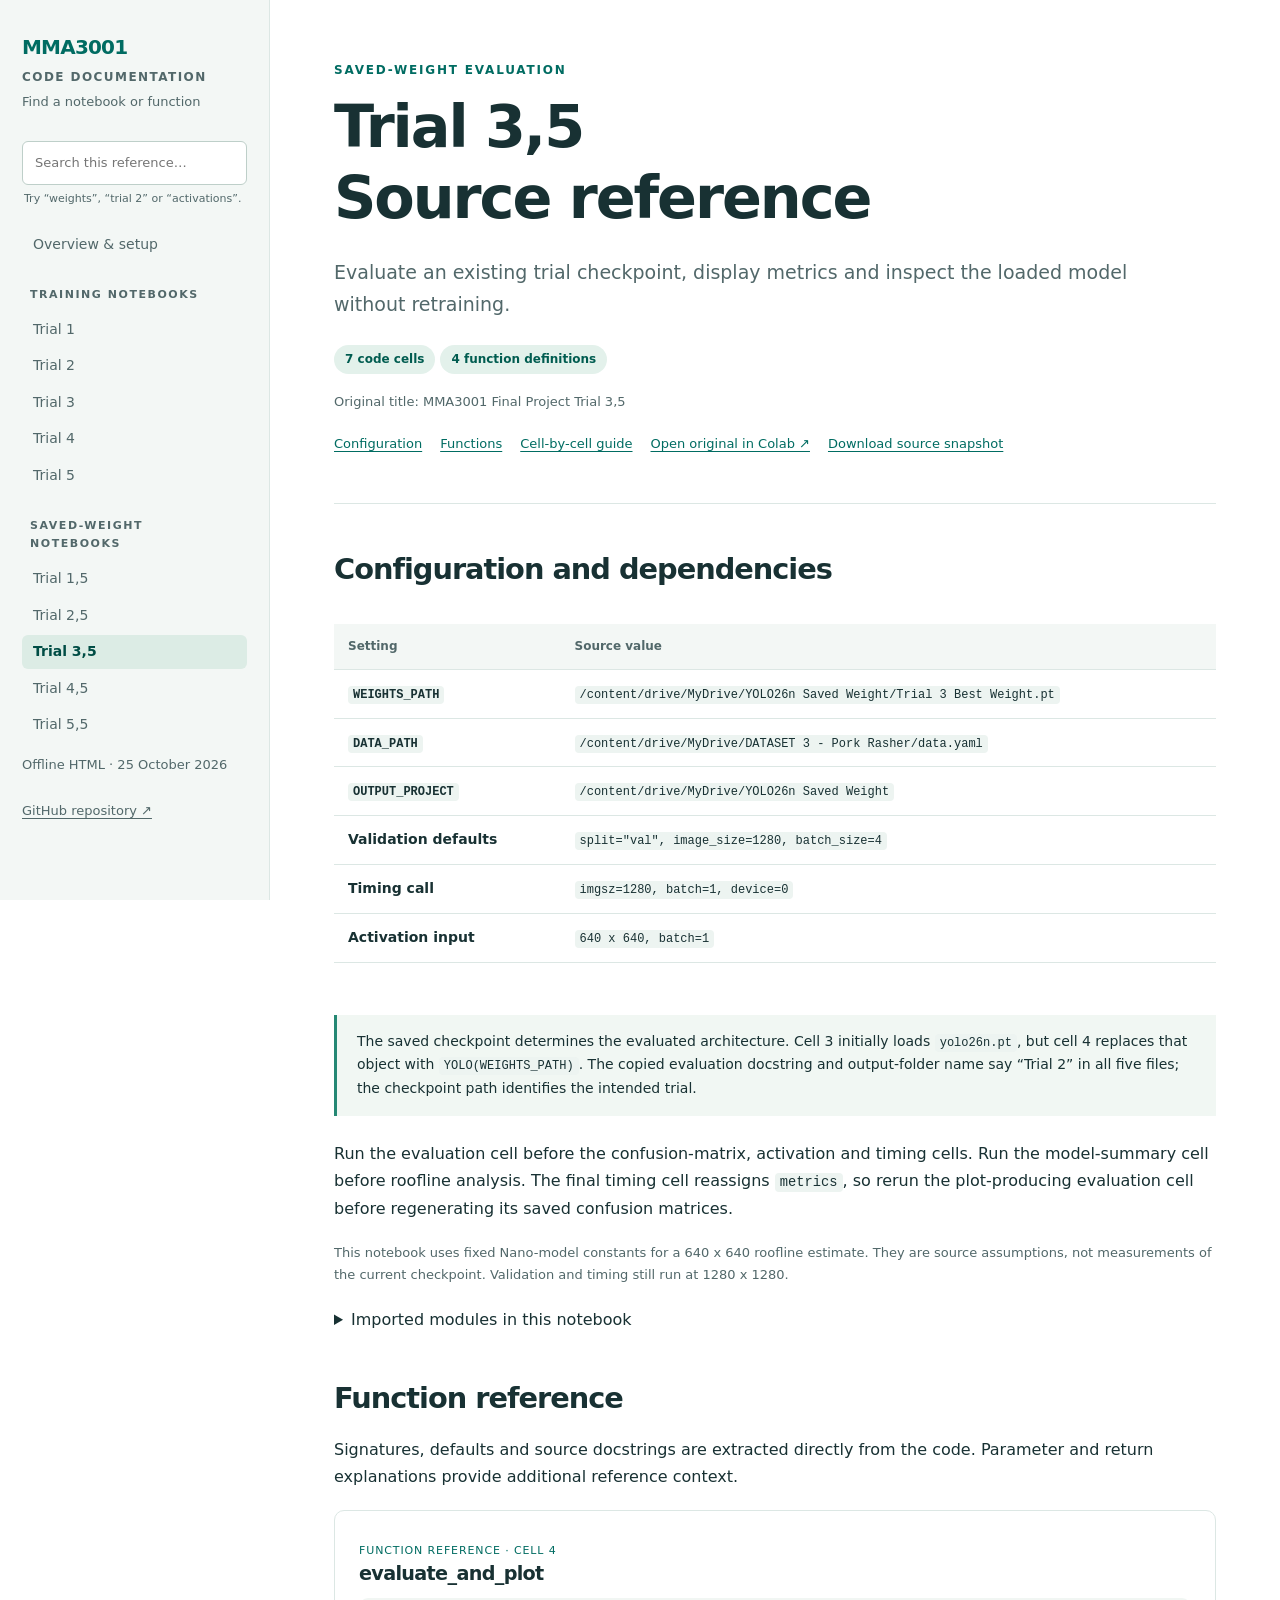
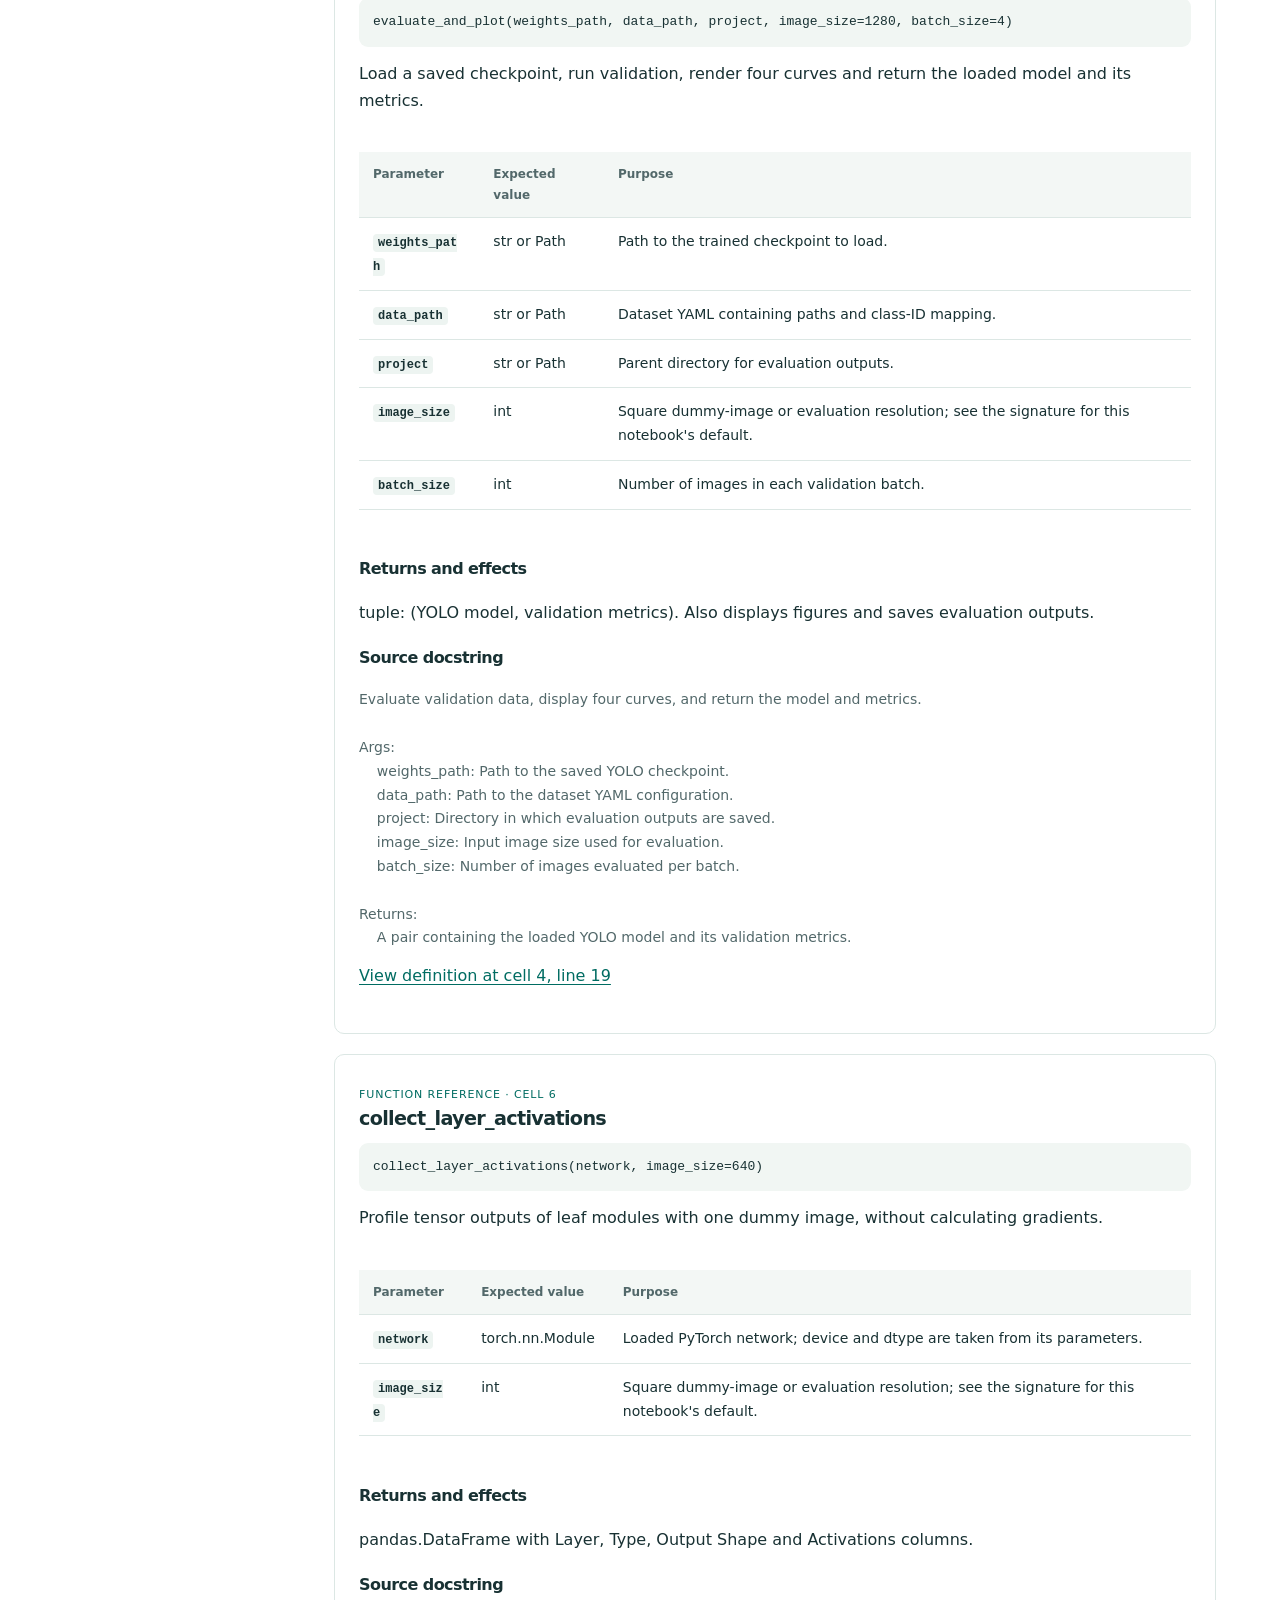
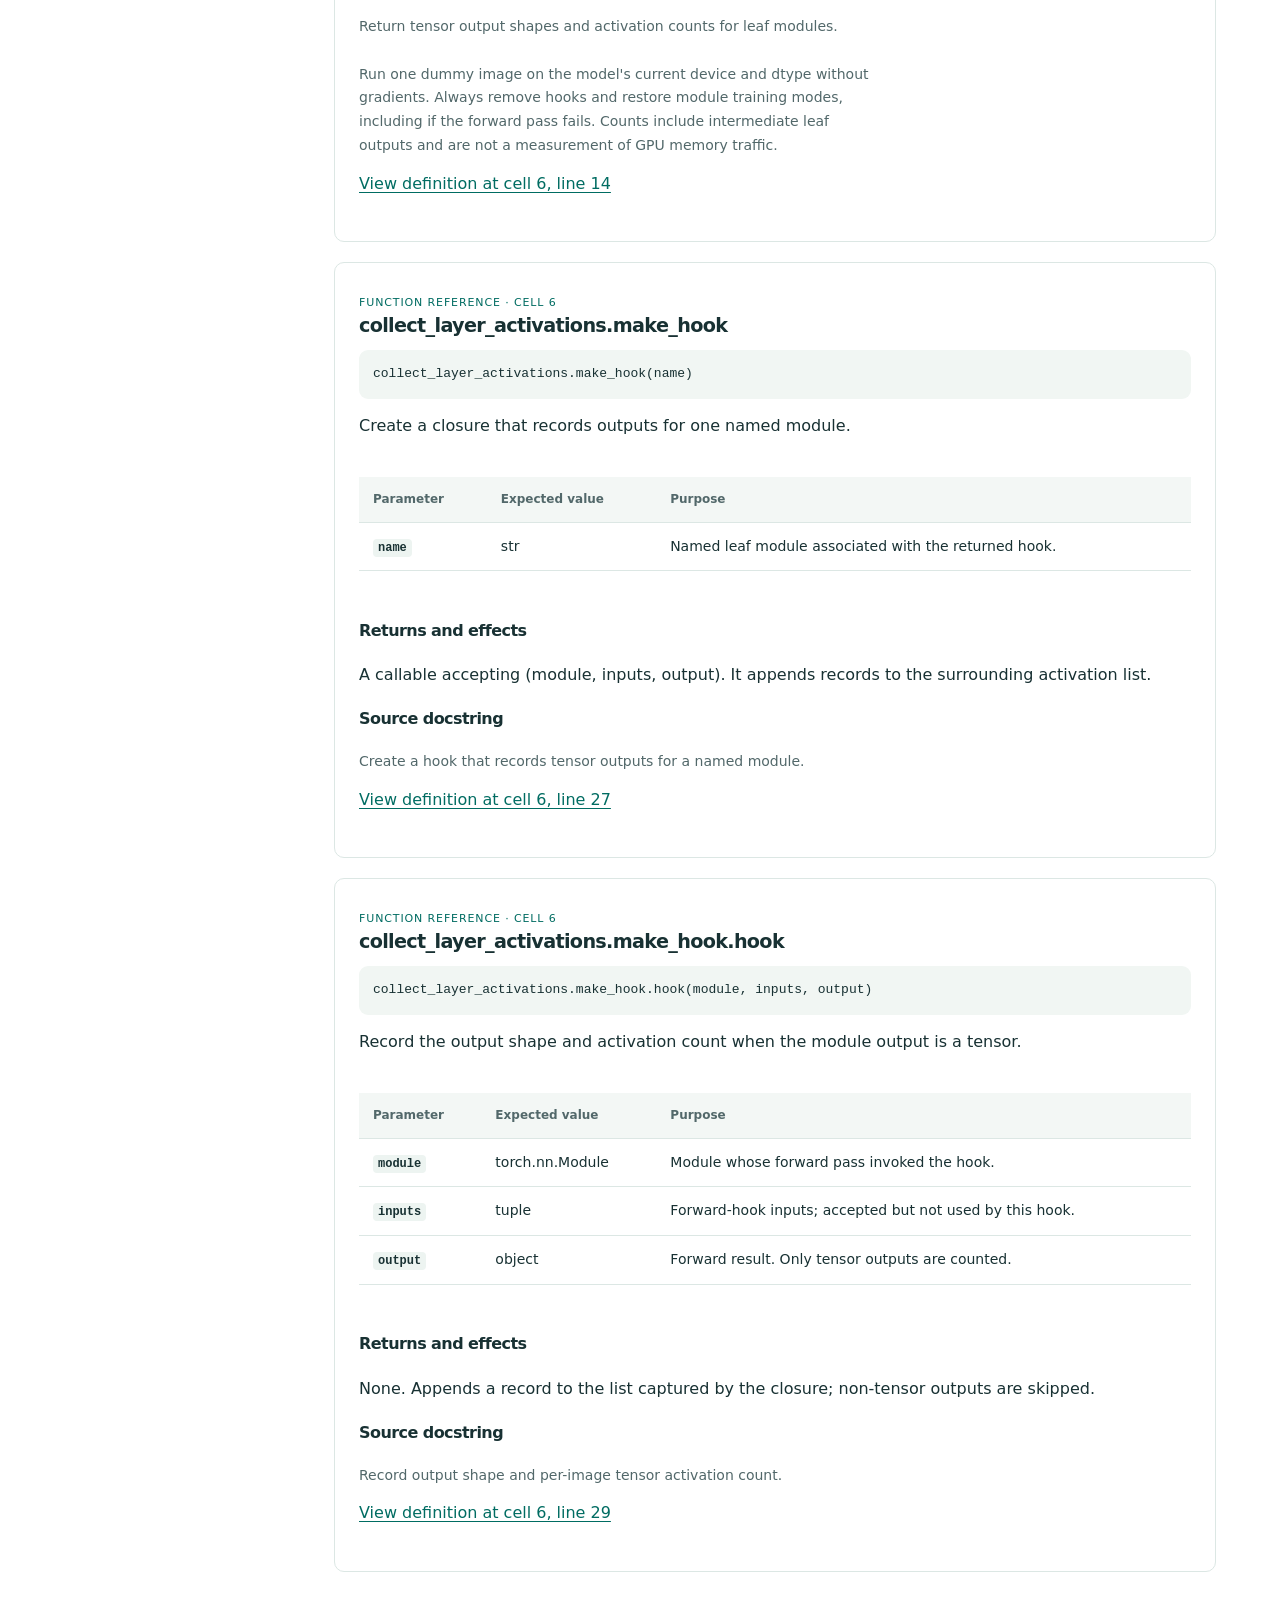
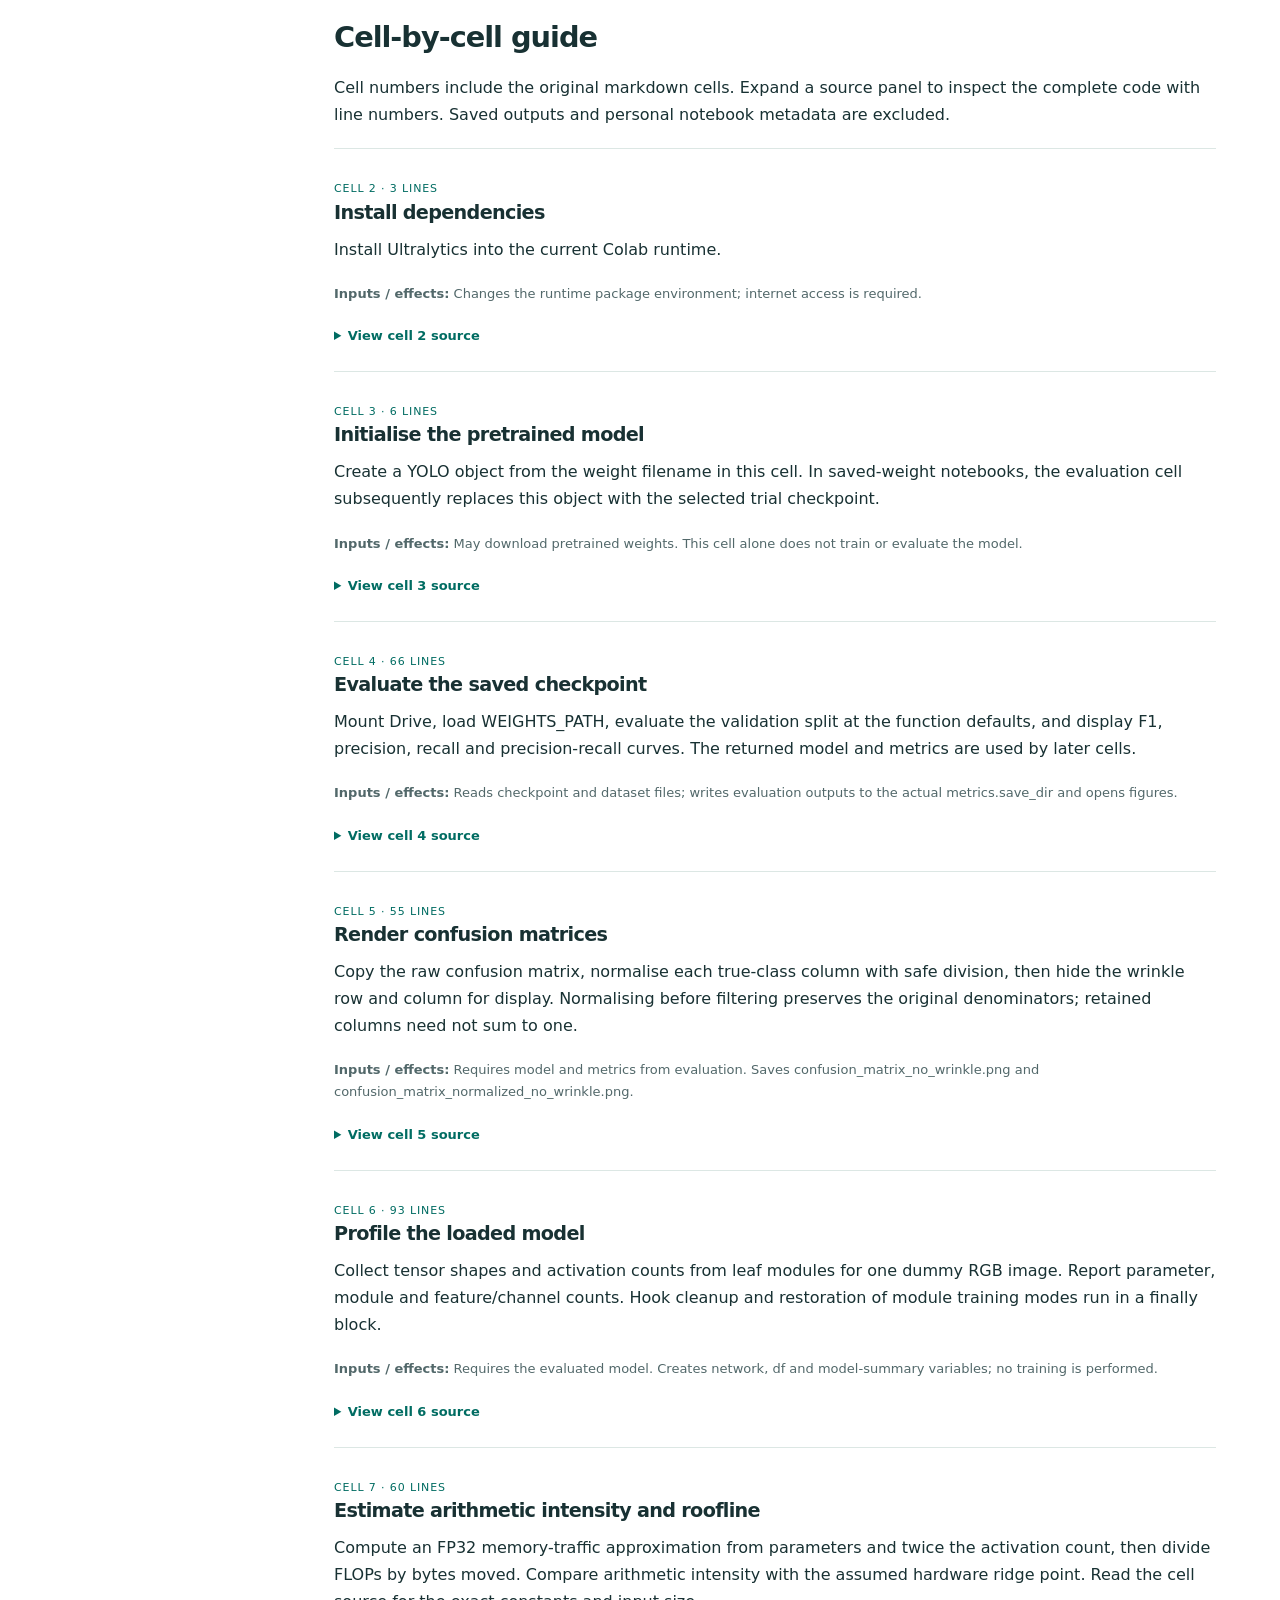
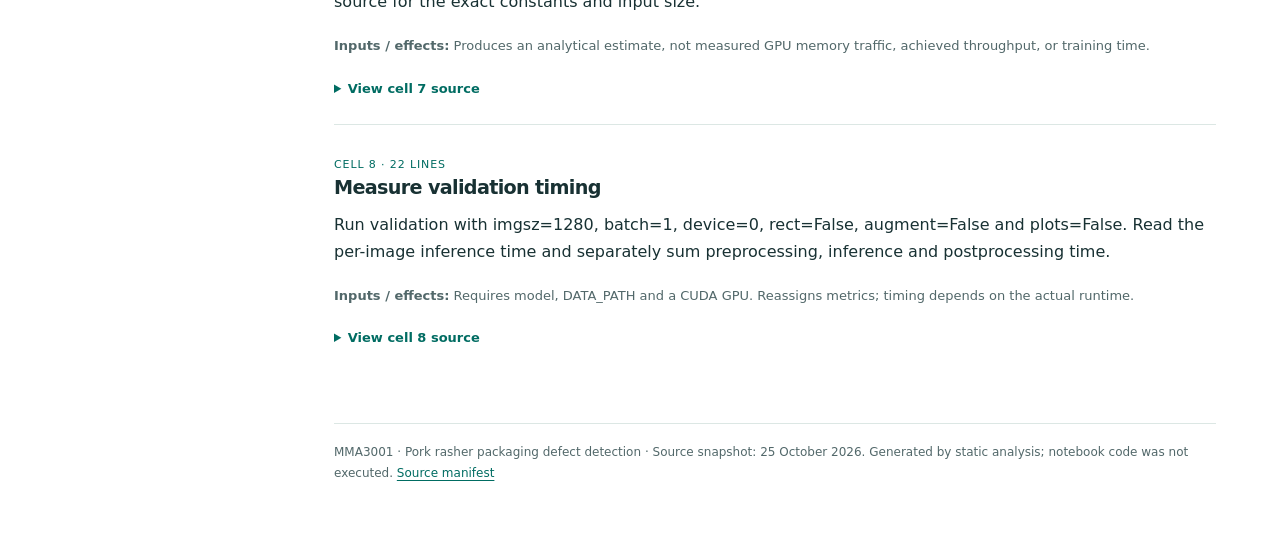
<file: docs/weights-trial-3.html>
<!doctype html>
<html lang="en"><head><meta charset="utf-8"><meta name="viewport" content="width=device-width,initial-scale=1"><meta name="description" content="MMA3001 trial notebook source documentation, setup and function reference."><title>Trial 3,5 | MMA3001 code reference</title><link rel="stylesheet" href="assets/style.css"><script src="assets/docs.js" defer></script></head>
<body><aside class="sidebar"><a class="brand" href="index.html">MMA3001<small>Code documentation</small></a><label for="search" class="small">Find a notebook or function</label><input class="search" id="search" type="search" placeholder="Search this reference…"><p class="searchhint">Try “weights”, “trial 2” or “activations”.</p><nav aria-label="Documentation"><a class="navlink" href="index.html">Overview &amp; setup</a><div class="navgroup">Training notebooks</div><a class="navlink" data-search="mma3001 final project trial 1 training notebooks make_hook make_hook.hook" href="training-trial-1.html">Trial 1</a><a class="navlink" data-search="mma3001 final project trial 2 training notebooks make_hook make_hook.hook" href="training-trial-2.html">Trial 2</a><a class="navlink" data-search="mma3001 final project trial 3 training notebooks make_hook make_hook.hook" href="training-trial-3.html">Trial 3</a><a class="navlink" data-search="mma3001 final project trial 4 training notebooks make_hook make_hook.hook" href="training-trial-4.html">Trial 4</a><a class="navlink" data-search="mma3001 final project trial 5 training notebooks make_hook make_hook.hook" href="training-trial-5.html">Trial 5</a><div class="navgroup">Saved-weight notebooks</div><a class="navlink" data-search="mma3001 final project trial 1,5 saved-weight notebooks evaluate_and_plot collect_layer_activations collect_layer_activations.make_hook collect_layer_activations.make_hook.hook" href="weights-trial-1.html">Trial 1,5</a><a class="navlink" data-search="mma3001 final project trial 2,5 saved-weight notebooks evaluate_and_plot collect_layer_activations collect_layer_activations.make_hook collect_layer_activations.make_hook.hook" href="weights-trial-2.html">Trial 2,5</a><a class="navlink active" data-search="mma3001 final project trial 3,5 saved-weight notebooks evaluate_and_plot collect_layer_activations collect_layer_activations.make_hook collect_layer_activations.make_hook.hook" href="weights-trial-3.html">Trial 3,5</a><a class="navlink" data-search="mma3001 final project trial 4,5 saved-weight notebooks evaluate_and_plot collect_layer_activations collect_layer_activations.make_hook collect_layer_activations.make_hook.hook" href="weights-trial-4.html">Trial 4,5</a><a class="navlink" data-search="mma3001 final project trial 5,5 saved-weight notebooks evaluate_and_plot collect_layer_activations collect_layer_activations.make_hook collect_layer_activations.make_hook.hook" href="weights-trial-5.html">Trial 5,5</a></nav><p class="small">Offline HTML · 25 October 2026</p><a class="small" href="https://github.com/Rafif-AA/MMA3001-Final-Project">GitHub repository ↗</a></aside><main><header class="hero"><div class="eyebrow">Saved-weight evaluation</div><h1>Trial 3,5<br>Source reference</h1><p class="lead">Evaluate an existing trial checkpoint, display metrics and inspect the loaded model without retraining.</p><span class="pill">7 code cells</span><span class="pill">4 function definitions</span><p class="small">Original title: MMA3001 Final Project Trial 3,5</p><div class="toc"><a href="#configuration">Configuration</a><a href="#functions">Functions</a><a href="#cells">Cell-by-cell guide</a><a href="https://colab.research.google.com/drive/1qd2EnP0HV_UpRVJK9M7x7LWrAsSFpVG9">Open original in Colab ↗</a><a download href="source-notebooks/MMA3001_Final_Project_Trial_3_5.ipynb">Download source snapshot</a></div></header><h2 id="configuration">Configuration and dependencies</h2><div class="tablewrap"><table><thead><tr><th>Setting</th><th>Source value</th></tr></thead><tbody><tr><td><code>WEIGHTS_PATH</code></td><td><code>/content/drive/MyDrive/YOLO26n Saved Weight/Trial 3 Best Weight.pt</code></td></tr><tr><td><code>DATA_PATH</code></td><td><code>/content/drive/MyDrive/DATASET 3 - Pork Rasher/data.yaml</code></td></tr><tr><td><code>OUTPUT_PROJECT</code></td><td><code>/content/drive/MyDrive/YOLO26n Saved Weight</code></td></tr><tr><td>Validation defaults</td><td><code>split="val", image_size=1280, batch_size=4</code></td></tr><tr><td>Timing call</td><td><code>imgsz=1280, batch=1, device=0</code></td></tr><tr><td>Activation input</td><td><code>640 x 640, batch=1</code></td></tr></tbody></table></div><div class="notice">The saved checkpoint determines the evaluated architecture. Cell 3 initially loads <code>yolo26n.pt</code>, but cell 4 replaces that object with <code>YOLO(WEIGHTS_PATH)</code>. The copied evaluation docstring and output-folder name say “Trial 2” in all five files; the checkpoint path identifies the intended trial.</div><p>Run the evaluation cell before the confusion-matrix, activation and timing cells. Run the model-summary cell before roofline analysis. The final timing cell reassigns <code>metrics</code>, so rerun the plot-producing evaluation cell before regenerating its saved confusion matrices.</p><p class="small">This notebook uses fixed Nano-model constants for a 640 x 640 roofline estimate. They are source assumptions, not measurements of the current checkpoint. Validation and timing still run at 1280 x 1280.</p><details><summary>Imported modules in this notebook</summary><pre>from IPython.display import display
from PIL import Image
from google.colab import drive
from pathlib import Path
from ultralytics import YOLO
import matplotlib.pyplot as plt
import numpy as np
import pandas as pd
import seaborn as sns
import torch</pre></details><h2 id="functions">Function reference</h2><p>Signatures, defaults and source docstrings are extracted directly from the code. Parameter and return explanations provide additional reference context.</p><article class="api" id="function-4-evaluate_and_plot"><span class="badge">Function reference · cell 4</span><h3>evaluate_and_plot</h3><pre class="sig">evaluate_and_plot(weights_path, data_path, project, image_size=1280, batch_size=4)</pre><p>Load a saved checkpoint, run validation, render four curves and return the loaded model and its metrics.</p><div class="tablewrap"><table><thead><tr><th>Parameter</th><th>Expected value</th><th>Purpose</th></tr></thead><tbody><tr><td><code>weights_path</code></td><td>str or Path</td><td>Path to the trained checkpoint to load.</td></tr><tr><td><code>data_path</code></td><td>str or Path</td><td>Dataset YAML containing paths and class-ID mapping.</td></tr><tr><td><code>project</code></td><td>str or Path</td><td>Parent directory for evaluation outputs.</td></tr><tr><td><code>image_size</code></td><td>int</td><td>Square dummy-image or evaluation resolution; see the signature for this notebook&#x27;s default.</td></tr><tr><td><code>batch_size</code></td><td>int</td><td>Number of images in each validation batch.</td></tr></tbody></table></div><h4>Returns and effects</h4><p>tuple: (YOLO model, validation metrics). Also displays figures and saves evaluation outputs.</p><h4>Source docstring</h4><div class="docstring">Evaluate validation data, display four curves, and return the model and metrics.

Args:
    weights_path: Path to the saved YOLO checkpoint.
    data_path: Path to the dataset YAML configuration.
    project: Directory in which evaluation outputs are saved.
    image_size: Input image size used for evaluation.
    batch_size: Number of images evaluated per batch.

Returns:
    A pair containing the loaded YOLO model and its validation metrics.</div><p><a href="#cell-4-line-19">View definition at cell 4, line 19</a></p></article><article class="api" id="function-6-collect_layer_activations"><span class="badge">Function reference · cell 6</span><h3>collect_layer_activations</h3><pre class="sig">collect_layer_activations(network, image_size=640)</pre><p>Profile tensor outputs of leaf modules with one dummy image, without calculating gradients.</p><div class="tablewrap"><table><thead><tr><th>Parameter</th><th>Expected value</th><th>Purpose</th></tr></thead><tbody><tr><td><code>network</code></td><td>torch.nn.Module</td><td>Loaded PyTorch network; device and dtype are taken from its parameters.</td></tr><tr><td><code>image_size</code></td><td>int</td><td>Square dummy-image or evaluation resolution; see the signature for this notebook&#x27;s default.</td></tr></tbody></table></div><h4>Returns and effects</h4><p>pandas.DataFrame with Layer, Type, Output Shape and Activations columns.</p><h4>Source docstring</h4><div class="docstring">Return tensor output shapes and activation counts for leaf modules.

Run one dummy image on the model&#x27;s current device and dtype without
gradients. Always remove hooks and restore module training modes,
including if the forward pass fails. Counts include intermediate leaf
outputs and are not a measurement of GPU memory traffic.</div><p><a href="#cell-6-line-14">View definition at cell 6, line 14</a></p></article><article class="api" id="function-6-collect_layer_activations-make_hook"><span class="badge">Function reference · cell 6</span><h3>collect_layer_activations.make_hook</h3><pre class="sig">collect_layer_activations.make_hook(name)</pre><p>Create a closure that records outputs for one named module.</p><div class="tablewrap"><table><thead><tr><th>Parameter</th><th>Expected value</th><th>Purpose</th></tr></thead><tbody><tr><td><code>name</code></td><td>str</td><td>Named leaf module associated with the returned hook.</td></tr></tbody></table></div><h4>Returns and effects</h4><p>A callable accepting (module, inputs, output). It appends records to the surrounding activation list.</p><h4>Source docstring</h4><div class="docstring">Create a hook that records tensor outputs for a named module.</div><p><a href="#cell-6-line-27">View definition at cell 6, line 27</a></p></article><article class="api" id="function-6-collect_layer_activations-make_hook-hook"><span class="badge">Function reference · cell 6</span><h3>collect_layer_activations.make_hook.hook</h3><pre class="sig">collect_layer_activations.make_hook.hook(module, inputs, output)</pre><p>Record the output shape and activation count when the module output is a tensor.</p><div class="tablewrap"><table><thead><tr><th>Parameter</th><th>Expected value</th><th>Purpose</th></tr></thead><tbody><tr><td><code>module</code></td><td>torch.nn.Module</td><td>Module whose forward pass invoked the hook.</td></tr><tr><td><code>inputs</code></td><td>tuple</td><td>Forward-hook inputs; accepted but not used by this hook.</td></tr><tr><td><code>output</code></td><td>object</td><td>Forward result. Only tensor outputs are counted.</td></tr></tbody></table></div><h4>Returns and effects</h4><p>None. Appends a record to the list captured by the closure; non-tensor outputs are skipped.</p><h4>Source docstring</h4><div class="docstring">Record output shape and per-image tensor activation count.</div><p><a href="#cell-6-line-29">View definition at cell 6, line 29</a></p></article><h2 id="cells">Cell-by-cell guide</h2><p>Cell numbers include the original markdown cells. Expand a source panel to inspect the complete code with line numbers. Saved outputs and personal notebook metadata are excluded.</p><section class="cell" id="cell-2"><span class="badge">Cell 2 · 3 lines</span><h3>Install dependencies</h3><p>Install Ultralytics into the current Colab runtime.</p><p class="small"><b>Inputs / effects:</b> Changes the runtime package environment; internet access is required.</p><details><summary>View cell 2 source</summary><pre class="source"><code><span class="line" id="cell-2-line-1" data-line="1"><span class="s">&quot;&quot;&quot;Install Ultralytics in the current Colab runtime.&quot;&quot;&quot;</span></span><span class="line" id="cell-2-line-2" data-line="2"></span><span class="line" id="cell-2-line-3" data-line="3">!pip install ultralytics</span></code></pre></details></section><section class="cell" id="cell-3"><span class="badge">Cell 3 · 6 lines</span><h3>Initialise the pretrained model</h3><p>Create a YOLO object from the weight filename in this cell. In saved-weight notebooks, the evaluation cell subsequently replaces this object with the selected trial checkpoint.</p><p class="small"><b>Inputs / effects:</b> May download pretrained weights. This cell alone does not train or evaluate the model.</p><details><summary>View cell 3 source</summary><pre class="source"><code><span class="line" id="cell-3-line-1" data-line="1"><span class="s">&quot;&quot;&quot;Load the pretrained YOLO26n model.&quot;&quot;&quot;</span></span><span class="line" id="cell-3-line-2" data-line="2"></span><span class="line" id="cell-3-line-3" data-line="3"><span class="k">from</span> ultralytics <span class="k">import</span> YOLO</span><span class="line" id="cell-3-line-4" data-line="4"></span><span class="line" id="cell-3-line-5" data-line="5"><span class="c"># Load YOLO26n model</span></span><span class="line" id="cell-3-line-6" data-line="6">model = YOLO(<span class="s">&quot;yolo26n.pt&quot;</span>)</span></code></pre></details></section><section class="cell" id="cell-4"><span class="badge">Cell 4 · 66 lines</span><h3>Evaluate the saved checkpoint</h3><p>Mount Drive, load WEIGHTS_PATH, evaluate the validation split at the function defaults, and display F1, precision, recall and precision-recall curves. The returned model and metrics are used by later cells.</p><p class="small"><b>Inputs / effects:</b> Reads checkpoint and dataset files; writes evaluation outputs to the actual metrics.save_dir and opens figures.</p><details><summary>View cell 4 source</summary><pre class="source"><code><span class="line" id="cell-4-line-1" data-line="1"><span class="s">&quot;&quot;&quot;Evaluate the saved Trial 2 model and display its performance curves.</span></span><span class="line" id="cell-4-line-2" data-line="2"></span><span class="line" id="cell-4-line-3" data-line="3"><span class="s">Requires a mounted Google Drive containing the model weights and dataset.</span></span><span class="line" id="cell-4-line-4" data-line="4"><span class="s">Plots are loaded from the actual evaluation output directory.</span></span><span class="line" id="cell-4-line-5" data-line="5"><span class="s">&quot;&quot;&quot;</span></span><span class="line" id="cell-4-line-6" data-line="6"></span><span class="line" id="cell-4-line-7" data-line="7"><span class="k">from</span> pathlib <span class="k">import</span> Path</span><span class="line" id="cell-4-line-8" data-line="8"></span><span class="line" id="cell-4-line-9" data-line="9"><span class="k">import</span> matplotlib.pyplot <span class="k">as</span> plt</span><span class="line" id="cell-4-line-10" data-line="10"><span class="k">from</span> google.colab <span class="k">import</span> drive</span><span class="line" id="cell-4-line-11" data-line="11"><span class="k">from</span> PIL <span class="k">import</span> Image</span><span class="line" id="cell-4-line-12" data-line="12"><span class="k">from</span> ultralytics <span class="k">import</span> YOLO</span><span class="line" id="cell-4-line-13" data-line="13"></span><span class="line" id="cell-4-line-14" data-line="14">WEIGHTS_PATH = <span class="s">&quot;/content/drive/MyDrive/YOLO26n Saved Weight/Trial 3 Best Weight.pt&quot;</span></span><span class="line" id="cell-4-line-15" data-line="15">DATA_PATH = <span class="s">&quot;/content/drive/MyDrive/DATASET 3 - Pork Rasher/data.yaml&quot;</span></span><span class="line" id="cell-4-line-16" data-line="16">OUTPUT_PROJECT = <span class="s">&quot;/content/drive/MyDrive/YOLO26n Saved Weight&quot;</span></span><span class="line" id="cell-4-line-17" data-line="17"></span><span class="line" id="cell-4-line-18" data-line="18"></span><span class="line" id="cell-4-line-19" data-line="19"><span class="k">def</span> evaluate_and_plot(weights_path, data_path, project, image_size=<span class="n">1280</span>, batch_size=<span class="n">4</span>):</span><span class="line" id="cell-4-line-20" data-line="20">    <span class="s">&quot;&quot;&quot;Evaluate validation data, display four curves, and return the model and metrics.</span></span><span class="line" id="cell-4-line-21" data-line="21"></span><span class="line" id="cell-4-line-22" data-line="22"><span class="s">    Args:</span></span><span class="line" id="cell-4-line-23" data-line="23"><span class="s">        weights_path: Path to the saved YOLO checkpoint.</span></span><span class="line" id="cell-4-line-24" data-line="24"><span class="s">        data_path: Path to the dataset YAML configuration.</span></span><span class="line" id="cell-4-line-25" data-line="25"><span class="s">        project: Directory in which evaluation outputs are saved.</span></span><span class="line" id="cell-4-line-26" data-line="26"><span class="s">        image_size: Input image size used for evaluation.</span></span><span class="line" id="cell-4-line-27" data-line="27"><span class="s">        batch_size: Number of images evaluated per batch.</span></span><span class="line" id="cell-4-line-28" data-line="28"></span><span class="line" id="cell-4-line-29" data-line="29"><span class="s">    Returns:</span></span><span class="line" id="cell-4-line-30" data-line="30"><span class="s">        A pair containing the loaded YOLO model and its validation metrics.</span></span><span class="line" id="cell-4-line-31" data-line="31"><span class="s">    &quot;&quot;&quot;</span></span><span class="line" id="cell-4-line-32" data-line="32">    evaluated_model = YOLO(weights_path)</span><span class="line" id="cell-4-line-33" data-line="33">    evaluation = evaluated_model.val(</span><span class="line" id="cell-4-line-34" data-line="34">        data=data_path,</span><span class="line" id="cell-4-line-35" data-line="35">        split=<span class="s">&quot;val&quot;</span>,</span><span class="line" id="cell-4-line-36" data-line="36">        imgsz=image_size,</span><span class="line" id="cell-4-line-37" data-line="37">        batch=batch_size,</span><span class="line" id="cell-4-line-38" data-line="38">        plots=<span class="k">True</span>,</span><span class="line" id="cell-4-line-39" data-line="39">        project=project,</span><span class="line" id="cell-4-line-40" data-line="40">        name=<span class="s">&quot;Trial 2 Evaluation&quot;</span>,</span><span class="line" id="cell-4-line-41" data-line="41">    )</span><span class="line" id="cell-4-line-42" data-line="42">    results_dir = Path(evaluation.save_dir)</span><span class="line" id="cell-4-line-43" data-line="43">    plot_files = [</span><span class="line" id="cell-4-line-44" data-line="44">        (<span class="s">&quot;BoxF1_curve.png&quot;</span>, <span class="s">&quot;F1 Curve&quot;</span>),</span><span class="line" id="cell-4-line-45" data-line="45">        (<span class="s">&quot;BoxP_curve.png&quot;</span>, <span class="s">&quot;Precision Curve&quot;</span>),</span><span class="line" id="cell-4-line-46" data-line="46">        (<span class="s">&quot;BoxR_curve.png&quot;</span>, <span class="s">&quot;Recall Curve&quot;</span>),</span><span class="line" id="cell-4-line-47" data-line="47">        (<span class="s">&quot;BoxPR_curve.png&quot;</span>, <span class="s">&quot;Precision-Recall Curve&quot;</span>),</span><span class="line" id="cell-4-line-48" data-line="48">    ]</span><span class="line" id="cell-4-line-49" data-line="49">    fig, axes = plt.subplots(<span class="n">2</span>, <span class="n">2</span>, figsize=(<span class="n">16</span>, <span class="n">12</span>))</span><span class="line" id="cell-4-line-50" data-line="50">    <span class="k">for</span> ax, (filename, title) <span class="k">in</span> zip(axes.flat, plot_files):</span><span class="line" id="cell-4-line-51" data-line="51">        filepath = results_dir / filename</span><span class="line" id="cell-4-line-52" data-line="52">        <span class="k">if</span> filepath.is_file():</span><span class="line" id="cell-4-line-53" data-line="53">            <span class="k">with</span> Image.open(filepath) <span class="k">as</span> image:</span><span class="line" id="cell-4-line-54" data-line="54">                ax.imshow(image)</span><span class="line" id="cell-4-line-55" data-line="55">        <span class="k">else</span>:</span><span class="line" id="cell-4-line-56" data-line="56">            ax.text(<span class="n">0.5</span>, <span class="n">0.5</span>, f&quot;{filename}\nNot found&quot;, ha=<span class="s">&quot;center&quot;</span>, va=<span class="s">&quot;center&quot;</span>)</span><span class="line" id="cell-4-line-57" data-line="57">        ax.set_title(title, fontsize=<span class="n">14</span>, fontweight=<span class="s">&quot;bold&quot;</span>)</span><span class="line" id="cell-4-line-58" data-line="58">        ax.axis(<span class="s">&quot;off&quot;</span>)</span><span class="line" id="cell-4-line-59" data-line="59">    fig.tight_layout()</span><span class="line" id="cell-4-line-60" data-line="60">    plt.show()</span><span class="line" id="cell-4-line-61" data-line="61">    print(<span class="s">&quot;Evaluation plots saved to:&quot;</span>, results_dir)</span><span class="line" id="cell-4-line-62" data-line="62">    <span class="k">return</span> evaluated_model, evaluation</span><span class="line" id="cell-4-line-63" data-line="63"></span><span class="line" id="cell-4-line-64" data-line="64"></span><span class="line" id="cell-4-line-65" data-line="65">drive.mount(<span class="s">&quot;/content/drive&quot;</span>)</span><span class="line" id="cell-4-line-66" data-line="66">model, metrics = evaluate_and_plot(WEIGHTS_PATH, DATA_PATH, OUTPUT_PROJECT)</span></code></pre></details></section><section class="cell" id="cell-5"><span class="badge">Cell 5 · 55 lines</span><h3>Render confusion matrices</h3><p>Copy the raw confusion matrix, normalise each true-class column with safe division, then hide the wrinkle row and column for display. Normalising before filtering preserves the original denominators; retained columns need not sum to one.</p><p class="small"><b>Inputs / effects:</b> Requires model and metrics from evaluation. Saves confusion_matrix_no_wrinkle.png and confusion_matrix_normalized_no_wrinkle.png.</p><details><summary>View cell 5 source</summary><pre class="source"><code><span class="line" id="cell-5-line-1" data-line="1"><span class="s">&quot;&quot;&quot;Display and save confusion matrices.</span></span><span class="line" id="cell-5-line-2" data-line="2"></span><span class="line" id="cell-5-line-3" data-line="3"><span class="s">Normalize the full matrix before filtering to preserve original percentages.</span></span><span class="line" id="cell-5-line-4" data-line="4"><span class="s">Run the evaluation cell first to create model and metrics.</span></span><span class="line" id="cell-5-line-5" data-line="5"><span class="s">&quot;&quot;&quot;</span></span><span class="line" id="cell-5-line-6" data-line="6"></span><span class="line" id="cell-5-line-7" data-line="7"><span class="k">import</span> numpy <span class="k">as</span> np</span><span class="line" id="cell-5-line-8" data-line="8"><span class="k">import</span> matplotlib.pyplot <span class="k">as</span> plt</span><span class="line" id="cell-5-line-9" data-line="9"><span class="k">import</span> seaborn <span class="k">as</span> sns</span><span class="line" id="cell-5-line-10" data-line="10"><span class="k">from</span> pathlib <span class="k">import</span> Path</span><span class="line" id="cell-5-line-11" data-line="11"></span><span class="line" id="cell-5-line-12" data-line="12">cm = np.asarray(metrics.confusion_matrix.matrix).copy()</span><span class="line" id="cell-5-line-13" data-line="13">labels = [model.names[i] <span class="k">for</span> i <span class="k">in</span> range(len(model.names))]</span><span class="line" id="cell-5-line-14" data-line="14">labels += [<span class="s">&quot;background&quot;</span>]</span><span class="line" id="cell-5-line-15" data-line="15"></span><span class="line" id="cell-5-line-16" data-line="16">keep = [</span><span class="line" id="cell-5-line-17" data-line="17">    i <span class="k">for</span> i, name <span class="k">in</span> enumerate(labels)</span><span class="line" id="cell-5-line-18" data-line="18">    <span class="k">if</span> name.strip().lower() != <span class="s">&quot;wrinkle&quot;</span></span><span class="line" id="cell-5-line-19" data-line="19">]</span><span class="line" id="cell-5-line-20" data-line="20">visible_labels = [labels[i] <span class="k">for</span> i <span class="k">in</span> keep]</span><span class="line" id="cell-5-line-21" data-line="21"></span><span class="line" id="cell-5-line-22" data-line="22"><span class="c"># Preserve the original percentages before removing the row/column</span></span><span class="line" id="cell-5-line-23" data-line="23">totals = cm.sum(axis=<span class="n">0</span>, keepdims=<span class="k">True</span>)</span><span class="line" id="cell-5-line-24" data-line="24">normalized = np.divide(</span><span class="line" id="cell-5-line-25" data-line="25">    cm, totals,</span><span class="line" id="cell-5-line-26" data-line="26">    out=np.zeros_like(cm, dtype=float),</span><span class="line" id="cell-5-line-27" data-line="27">    where=totals != <span class="n">0</span></span><span class="line" id="cell-5-line-28" data-line="28">)</span><span class="line" id="cell-5-line-29" data-line="29"></span><span class="line" id="cell-5-line-30" data-line="30"><span class="k">for</span> values, title, filename, fmt <span class="k">in</span> [</span><span class="line" id="cell-5-line-31" data-line="31">    (cm.astype(int), <span class="s">&quot;Confusion Matrix&quot;</span>,</span><span class="line" id="cell-5-line-32" data-line="32">     <span class="s">&quot;confusion_matrix_no_wrinkle.png&quot;</span>, <span class="s">&quot;d&quot;</span>),</span><span class="line" id="cell-5-line-33" data-line="33">    (normalized, <span class="s">&quot;Normalized Confusion Matrix&quot;</span>,</span><span class="line" id="cell-5-line-34" data-line="34">     <span class="s">&quot;confusion_matrix_normalized_no_wrinkle.png&quot;</span>, <span class="s">&quot;.2f&quot;</span>)</span><span class="line" id="cell-5-line-35" data-line="35">]:</span><span class="line" id="cell-5-line-36" data-line="36">    filtered = values[np.ix_(keep, keep)]</span><span class="line" id="cell-5-line-37" data-line="37"></span><span class="line" id="cell-5-line-38" data-line="38">    fig, ax = plt.subplots(figsize=(<span class="n">9</span>, <span class="n">7</span>))</span><span class="line" id="cell-5-line-39" data-line="39">    sns.heatmap(</span><span class="line" id="cell-5-line-40" data-line="40">        filtered, annot=<span class="k">True</span>, fmt=fmt, cmap=<span class="s">&quot;Blues&quot;</span>,</span><span class="line" id="cell-5-line-41" data-line="41">        mask=filtered == <span class="n">0</span>, vmin=<span class="n">0</span>,</span><span class="line" id="cell-5-line-42" data-line="42">        vmax=<span class="n">1</span> <span class="k">if</span> fmt == <span class="s">&quot;.2f&quot;</span> <span class="k">else</span> <span class="k">None</span>,</span><span class="line" id="cell-5-line-43" data-line="43">        xticklabels=visible_labels,</span><span class="line" id="cell-5-line-44" data-line="44">        yticklabels=visible_labels,</span><span class="line" id="cell-5-line-45" data-line="45">        ax=ax</span><span class="line" id="cell-5-line-46" data-line="46">    )</span><span class="line" id="cell-5-line-47" data-line="47">    ax.set(title=title, xlabel=<span class="s">&quot;True&quot;</span>, ylabel=<span class="s">&quot;Predicted&quot;</span>)</span><span class="line" id="cell-5-line-48" data-line="48">    plt.xticks(rotation=<span class="n">45</span>, ha=<span class="s">&quot;right&quot;</span>)</span><span class="line" id="cell-5-line-49" data-line="49">    plt.yticks(rotation=<span class="n">0</span>)</span><span class="line" id="cell-5-line-50" data-line="50">    plt.tight_layout()</span><span class="line" id="cell-5-line-51" data-line="51">    fig.savefig(</span><span class="line" id="cell-5-line-52" data-line="52">        Path(metrics.save_dir) / filename,</span><span class="line" id="cell-5-line-53" data-line="53">        dpi=<span class="n">200</span>, bbox_inches=<span class="s">&quot;tight&quot;</span></span><span class="line" id="cell-5-line-54" data-line="54">    )</span><span class="line" id="cell-5-line-55" data-line="55">    plt.show()</span></code></pre></details></section><section class="cell" id="cell-6"><span class="badge">Cell 6 · 93 lines</span><h3>Profile the loaded model</h3><p>Collect tensor shapes and activation counts from leaf modules for one dummy RGB image. Report parameter, module and feature/channel counts. Hook cleanup and restoration of module training modes run in a finally block.</p><p class="small"><b>Inputs / effects:</b> Requires the evaluated model. Creates network, df and model-summary variables; no training is performed.</p><details><summary>View cell 6 source</summary><pre class="source"><code><span class="line" id="cell-6-line-1" data-line="1"><span class="s">&quot;&quot;&quot;Summarize the loaded YOLO model and measure its activations.</span></span><span class="line" id="cell-6-line-2" data-line="2"></span><span class="line" id="cell-6-line-3" data-line="3"><span class="s">Run the evaluation cell first to load the saved model. This cell defines</span></span><span class="line" id="cell-6-line-4" data-line="4"><span class="s">network and creates its own activation table; no earlier profiling cell is</span></span><span class="line" id="cell-6-line-5" data-line="5"><span class="s">required. Counts describe the current loaded model, which may be fused or</span></span><span class="line" id="cell-6-line-6" data-line="6"><span class="s">frozen after evaluation. Gradient flags do not indicate training history.</span></span><span class="line" id="cell-6-line-7" data-line="7"><span class="s">&quot;&quot;&quot;</span></span><span class="line" id="cell-6-line-8" data-line="8"></span><span class="line" id="cell-6-line-9" data-line="9"><span class="k">import</span> pandas <span class="k">as</span> pd</span><span class="line" id="cell-6-line-10" data-line="10"><span class="k">import</span> torch</span><span class="line" id="cell-6-line-11" data-line="11"><span class="k">from</span> IPython.display <span class="k">import</span> display</span><span class="line" id="cell-6-line-12" data-line="12"></span><span class="line" id="cell-6-line-13" data-line="13"></span><span class="line" id="cell-6-line-14" data-line="14"><span class="k">def</span> collect_layer_activations(network, image_size=<span class="n">640</span>):</span><span class="line" id="cell-6-line-15" data-line="15">    <span class="s">&quot;&quot;&quot;Return tensor output shapes and activation counts for leaf modules.</span></span><span class="line" id="cell-6-line-16" data-line="16"></span><span class="line" id="cell-6-line-17" data-line="17"><span class="s">    Run one dummy image on the model&#x27;s current device and dtype without</span></span><span class="line" id="cell-6-line-18" data-line="18"><span class="s">    gradients. Always remove hooks and restore module training modes,</span></span><span class="line" id="cell-6-line-19" data-line="19"><span class="s">    including if the forward pass fails. Counts include intermediate leaf</span></span><span class="line" id="cell-6-line-20" data-line="20"><span class="s">    outputs and are not a measurement of GPU memory traffic.</span></span><span class="line" id="cell-6-line-21" data-line="21"><span class="s">    &quot;&quot;&quot;</span></span><span class="line" id="cell-6-line-22" data-line="22">    rows = []</span><span class="line" id="cell-6-line-23" data-line="23">    handles = []</span><span class="line" id="cell-6-line-24" data-line="24">    modes = [(module, module.training) <span class="k">for</span> module <span class="k">in</span> network.modules()]</span><span class="line" id="cell-6-line-25" data-line="25">    reference = next(network.parameters())</span><span class="line" id="cell-6-line-26" data-line="26"></span><span class="line" id="cell-6-line-27" data-line="27">    <span class="k">def</span> make_hook(name):</span><span class="line" id="cell-6-line-28" data-line="28">        <span class="s">&quot;&quot;&quot;Create a hook that records tensor outputs for a named module.&quot;&quot;&quot;</span></span><span class="line" id="cell-6-line-29" data-line="29">        <span class="k">def</span> hook(module, inputs, output):</span><span class="line" id="cell-6-line-30" data-line="30">            <span class="s">&quot;&quot;&quot;Record output shape and per-image tensor activation count.&quot;&quot;&quot;</span></span><span class="line" id="cell-6-line-31" data-line="31">            <span class="k">if</span> isinstance(output, torch.Tensor):</span><span class="line" id="cell-6-line-32" data-line="32">                rows.append({</span><span class="line" id="cell-6-line-33" data-line="33">                    <span class="s">&quot;Layer&quot;</span>: name,</span><span class="line" id="cell-6-line-34" data-line="34">                    <span class="s">&quot;Type&quot;</span>: type(module).__name__,</span><span class="line" id="cell-6-line-35" data-line="35">                    <span class="s">&quot;Output Shape&quot;</span>: tuple(output.shape),</span><span class="line" id="cell-6-line-36" data-line="36">                    <span class="s">&quot;Activations&quot;</span>: output.numel(),  <span class="c"># Dummy batch size is one.</span></span><span class="line" id="cell-6-line-37" data-line="37">                })</span><span class="line" id="cell-6-line-38" data-line="38">        <span class="k">return</span> hook</span><span class="line" id="cell-6-line-39" data-line="39"></span><span class="line" id="cell-6-line-40" data-line="40">    <span class="k">try</span>:</span><span class="line" id="cell-6-line-41" data-line="41">        network.eval()</span><span class="line" id="cell-6-line-42" data-line="42">        <span class="k">for</span> name, module <span class="k">in</span> network.named_modules():</span><span class="line" id="cell-6-line-43" data-line="43">            <span class="k">if</span> name <span class="k">and</span> <span class="k">not</span> list(module.children()):</span><span class="line" id="cell-6-line-44" data-line="44">                handles.append(module.register_forward_hook(make_hook(name)))</span><span class="line" id="cell-6-line-45" data-line="45">        dummy_input = torch.zeros(</span><span class="line" id="cell-6-line-46" data-line="46">            (<span class="n">1</span>, <span class="n">3</span>, image_size, image_size),</span><span class="line" id="cell-6-line-47" data-line="47">            device=reference.device,</span><span class="line" id="cell-6-line-48" data-line="48">            dtype=reference.dtype,</span><span class="line" id="cell-6-line-49" data-line="49">        )</span><span class="line" id="cell-6-line-50" data-line="50">        <span class="k">with</span> torch.no_grad():</span><span class="line" id="cell-6-line-51" data-line="51">            network(dummy_input)</span><span class="line" id="cell-6-line-52" data-line="52">    <span class="k">finally</span>:</span><span class="line" id="cell-6-line-53" data-line="53">        <span class="k">for</span> handle <span class="k">in</span> handles:</span><span class="line" id="cell-6-line-54" data-line="54">            handle.remove()</span><span class="line" id="cell-6-line-55" data-line="55">        <span class="k">for</span> module, was_training <span class="k">in</span> modes:</span><span class="line" id="cell-6-line-56" data-line="56">            module.training = was_training</span><span class="line" id="cell-6-line-57" data-line="57"></span><span class="line" id="cell-6-line-58" data-line="58">    <span class="k">return</span> pd.DataFrame(rows, columns=[</span><span class="line" id="cell-6-line-59" data-line="59">        <span class="s">&quot;Layer&quot;</span>, <span class="s">&quot;Type&quot;</span>, <span class="s">&quot;Output Shape&quot;</span>, <span class="s">&quot;Activations&quot;</span></span><span class="line" id="cell-6-line-60" data-line="60">    ])</span><span class="line" id="cell-6-line-61" data-line="61"></span><span class="line" id="cell-6-line-62" data-line="62"></span><span class="line" id="cell-6-line-63" data-line="63"><span class="k">if</span> <span class="s">&quot;model&quot;</span> <span class="k">not</span> <span class="k">in</span> globals():</span><span class="line" id="cell-6-line-64" data-line="64">    <span class="k">raise</span> RuntimeError(<span class="s">&quot;Run the evaluation cell first to load the saved YOLO model.&quot;</span>)</span><span class="line" id="cell-6-line-65" data-line="65"></span><span class="line" id="cell-6-line-66" data-line="66">network = model.model</span><span class="line" id="cell-6-line-67" data-line="67">df = collect_layer_activations(network, image_size=<span class="n">640</span>)</span><span class="line" id="cell-6-line-68" data-line="68"></span><span class="line" id="cell-6-line-69" data-line="69">total_params = sum(parameter.numel() <span class="k">for</span> parameter <span class="k">in</span> network.parameters())</span><span class="line" id="cell-6-line-70" data-line="70">tuned_params = sum(</span><span class="line" id="cell-6-line-71" data-line="71">    parameter.numel() <span class="k">for</span> parameter <span class="k">in</span> network.parameters()</span><span class="line" id="cell-6-line-72" data-line="72">    <span class="k">if</span> parameter.requires_grad</span><span class="line" id="cell-6-line-73" data-line="73">)</span><span class="line" id="cell-6-line-74" data-line="74">total_layers = sum(<span class="n">1</span> <span class="k">for</span> _ <span class="k">in</span> network.modules())</span><span class="line" id="cell-6-line-75" data-line="75">total_neurons = sum(</span><span class="line" id="cell-6-line-76" data-line="76">    getattr(module, <span class="s">&quot;out_channels&quot;</span>, getattr(module, <span class="s">&quot;out_features&quot;</span>, <span class="n">0</span>))</span><span class="line" id="cell-6-line-77" data-line="77">    <span class="k">for</span> module <span class="k">in</span> network.modules()</span><span class="line" id="cell-6-line-78" data-line="78">)</span><span class="line" id="cell-6-line-79" data-line="79">total_activations = int(df[<span class="s">&quot;Activations&quot;</span>].sum())</span><span class="line" id="cell-6-line-80" data-line="80"></span><span class="line" id="cell-6-line-81" data-line="81">display(df)</span><span class="line" id="cell-6-line-82" data-line="82">print(<span class="s">&quot;=&quot;</span> * <span class="n">62</span>)</span><span class="line" id="cell-6-line-83" data-line="83">print(<span class="s">&quot;YOLO26n LOADED MODEL SUMMARY&quot;</span>)</span><span class="line" id="cell-6-line-84" data-line="84">print(<span class="s">&quot;=&quot;</span> * <span class="n">62</span>)</span><span class="line" id="cell-6-line-85" data-line="85"><span class="k">for</span> label, value <span class="k">in</span> [</span><span class="line" id="cell-6-line-86" data-line="86">    (<span class="s">&quot;Modules (including containers)&quot;</span>, total_layers),</span><span class="line" id="cell-6-line-87" data-line="87">    (<span class="s">&quot;Output channels/features (sum)&quot;</span>, total_neurons),</span><span class="line" id="cell-6-line-88" data-line="88">    (<span class="s">&quot;Recorded activations (640x640)&quot;</span>, total_activations),</span><span class="line" id="cell-6-line-89" data-line="89">    (<span class="s">&quot;Total parameters&quot;</span>, total_params),</span><span class="line" id="cell-6-line-90" data-line="90">    (<span class="s">&quot;Parameters requiring gradients&quot;</span>, tuned_params),</span><span class="line" id="cell-6-line-91" data-line="91">]:</span><span class="line" id="cell-6-line-92" data-line="92">    print(f&quot;{label + <span class="s">&#x27;:&#x27;</span>:&lt;42} {value:,}&quot;)</span><span class="line" id="cell-6-line-93" data-line="93">print(<span class="s">&quot;=&quot;</span> * <span class="n">62</span>)</span></code></pre></details></section><section class="cell" id="cell-7"><span class="badge">Cell 7 · 60 lines</span><h3>Estimate arithmetic intensity and roofline</h3><p>Compute an FP32 memory-traffic approximation from parameters and twice the activation count, then divide FLOPs by bytes moved. Compare arithmetic intensity with the assumed hardware ridge point. Read the cell source for the exact constants and input size.</p><p class="small"><b>Inputs / effects:</b> Produces an analytical estimate, not measured GPU memory traffic, achieved throughput, or training time.</p><details><summary>View cell 7 source</summary><pre class="source"><code><span class="line" id="cell-7-line-1" data-line="1"><span class="s">&quot;&quot;&quot;Estimate the model&#x27;s FP32 roofline using Colab G4 GPU specifications.</span></span><span class="line" id="cell-7-line-2" data-line="2"></span><span class="line" id="cell-7-line-3" data-line="3"><span class="s">Reference GPU: NVIDIA RTX PRO 6000 Blackwell Server Edition (one full GPU).</span></span><span class="line" id="cell-7-line-4" data-line="4"><span class="s">Use Google&#x27;s G4 FP32 CUDA-core peak and NVIDIA&#x27;s memory bandwidth:</span></span><span class="line" id="cell-7-line-5" data-line="5"><span class="s">https://docs.cloud.google.com/compute/docs/gpus</span></span><span class="line" id="cell-7-line-6" data-line="6"><span class="s">https://www.nvidia.com/en-us/data-center/rtx-pro-6000-blackwell-server-edition/</span></span><span class="line" id="cell-7-line-7" data-line="7"></span><span class="line" id="cell-7-line-8" data-line="8"><span class="s">The FLOP count and activation count below describe the existing 640x640,</span></span><span class="line" id="cell-7-line-9" data-line="9"><span class="s">single-image model estimate. Activation reads/writes approximate memory</span></span><span class="line" id="cell-7-line-10" data-line="10"><span class="s">traffic; they do not measure GPU DRAM traffic or training performance.</span></span><span class="line" id="cell-7-line-11" data-line="11"><span class="s">The reference does not change the Colab runtime or require a connected GPU.</span></span><span class="line" id="cell-7-line-12" data-line="12"><span class="s">&quot;&quot;&quot;</span></span><span class="line" id="cell-7-line-13" data-line="13"></span><span class="line" id="cell-7-line-14" data-line="14"><span class="c"># Existing model workload estimate: one 640x640 image, FP32 (4 bytes/value).</span></span><span class="line" id="cell-7-line-15" data-line="15">total_flops = <span class="n">5.4e9</span></span><span class="line" id="cell-7-line-16" data-line="16">total_params = <span class="n">2_535_830</span></span><span class="line" id="cell-7-line-17" data-line="17">total_activations = <span class="n">63_685_600</span></span><span class="line" id="cell-7-line-18" data-line="18">bytes_per_param = <span class="n">4</span></span><span class="line" id="cell-7-line-19" data-line="19">bytes_per_activation = <span class="n">4</span></span><span class="line" id="cell-7-line-20" data-line="20"></span><span class="line" id="cell-7-line-21" data-line="21">param_memory = total_params * bytes_per_param</span><span class="line" id="cell-7-line-22" data-line="22">activation_memory = total_activations * bytes_per_activation * <span class="n">2</span></span><span class="line" id="cell-7-line-23" data-line="23">total_memory_accessed_bytes = param_memory + activation_memory</span><span class="line" id="cell-7-line-24" data-line="24">arithmetic_intensity = total_flops / total_memory_accessed_bytes</span><span class="line" id="cell-7-line-25" data-line="25"></span><span class="line" id="cell-7-line-26" data-line="26"><span class="c"># Decimal SI units: 1 TFLOP/s = 10^12 FLOP/s; 1 GB/s = 10^9 bytes/s.</span></span><span class="line" id="cell-7-line-27" data-line="27"><span class="c"># Use FP32 CUDA-core throughput to match the FP32 workload assumption.</span></span><span class="line" id="cell-7-line-28" data-line="28">reference_gpu = <span class="s">&quot;Colab G4 - NVIDIA RTX PRO 6000 Blackwell Server Edition&quot;</span></span><span class="line" id="cell-7-line-29" data-line="29">peak_fp32_tflops = <span class="n">117.0</span></span><span class="line" id="cell-7-line-30" data-line="30">memory_bandwidth_gb_s = <span class="n">1597.0</span></span><span class="line" id="cell-7-line-31" data-line="31">peak_fp32_flops_s = peak_fp32_tflops * <span class="n">1e12</span></span><span class="line" id="cell-7-line-32" data-line="32">memory_bandwidth_bytes_s = memory_bandwidth_gb_s * <span class="n">1e9</span></span><span class="line" id="cell-7-line-33" data-line="33"></span><span class="line" id="cell-7-line-34" data-line="34"><span class="c"># Roofline ridge point = peak compute throughput / peak memory bandwidth.</span></span><span class="line" id="cell-7-line-35" data-line="35">ridge_point = peak_fp32_flops_s / memory_bandwidth_bytes_s</span><span class="line" id="cell-7-line-36" data-line="36">bandwidth_roof_flops_s = arithmetic_intensity * memory_bandwidth_bytes_s</span><span class="line" id="cell-7-line-37" data-line="37">estimated_roofline_flops_s = min(peak_fp32_flops_s, bandwidth_roof_flops_s)</span><span class="line" id="cell-7-line-38" data-line="38">bound_type = (</span><span class="line" id="cell-7-line-39" data-line="39">    <span class="s">&quot;MEMORY-BANDWIDTH-LIMITED&quot;</span> <span class="k">if</span> arithmetic_intensity &lt; ridge_point</span><span class="line" id="cell-7-line-40" data-line="40">    <span class="k">else</span> <span class="s">&quot;COMPUTE-LIMITED&quot;</span></span><span class="line" id="cell-7-line-41" data-line="41">)</span><span class="line" id="cell-7-line-42" data-line="42"></span><span class="line" id="cell-7-line-43" data-line="43">print(<span class="s">&quot;=&quot;</span> * <span class="n">76</span>)</span><span class="line" id="cell-7-line-44" data-line="44">print(<span class="s">&quot;ARITHMETIC INTENSITY AND G4 REFERENCE ROOFLINE (FP32 ESTIMATE)&quot;</span>)</span><span class="line" id="cell-7-line-45" data-line="45">print(<span class="s">&quot;=&quot;</span> * <span class="n">76</span>)</span><span class="line" id="cell-7-line-46" data-line="46">print(f&quot;Reference GPU:              {reference_gpu}&quot;)</span><span class="line" id="cell-7-line-47" data-line="47">print(f&quot;Reference FP32 peak:        {peak_fp32_tflops:.1f} TFLOP/s&quot;)</span><span class="line" id="cell-7-line-48" data-line="48">print(f&quot;Reference memory bandwidth: {memory_bandwidth_gb_s:.0f} GB/s&quot;)</span><span class="line" id="cell-7-line-49" data-line="49">print(f&quot;Model FLOPs per image:      {total_flops / <span class="n">1e9</span>:.2f} GFLOPs&quot;)</span><span class="line" id="cell-7-line-50" data-line="50">print(f&quot;Parameter memory:           {param_memory / <span class="n">1024</span>**<span class="n">2</span>:.2f} MiB&quot;)</span><span class="line" id="cell-7-line-51" data-line="51">print(f&quot;Activation read/write:      {activation_memory / <span class="n">1024</span>**<span class="n">2</span>:.2f} MiB&quot;)</span><span class="line" id="cell-7-line-52" data-line="52">print(f&quot;Estimated memory traffic:   {total_memory_accessed_bytes / <span class="n">1024</span>**<span class="n">2</span>:.2f} MiB&quot;)</span><span class="line" id="cell-7-line-53" data-line="53">print(f&quot;Arithmetic intensity:       {arithmetic_intensity:.4f} FLOPs/byte&quot;)</span><span class="line" id="cell-7-line-54" data-line="54">print(f&quot;G4 reference ridge point:   {ridge_point:.2f} FLOPs/byte&quot;)</span><span class="line" id="cell-7-line-55" data-line="55">print(f&quot;Idealized roofline ceiling: {estimated_roofline_flops_s / <span class="n">1e12</span>:.2f} TFLOP/s&quot;)</span><span class="line" id="cell-7-line-56" data-line="56">print(<span class="s">&quot;-&quot;</span> * <span class="n">76</span>)</span><span class="line" id="cell-7-line-57" data-line="57">print(f&quot;Estimated regime under these assumptions: {bound_type}&quot;)</span><span class="line" id="cell-7-line-58" data-line="58">print(<span class="s">&quot;This is a theoretical FP32 reference, not measured GPU performance.&quot;</span>)</span><span class="line" id="cell-7-line-59" data-line="59">print(<span class="s">&quot;The 640x640 workload estimate does not describe 1280x1280 training.&quot;</span>)</span><span class="line" id="cell-7-line-60" data-line="60">print(<span class="s">&quot;=&quot;</span> * <span class="n">76</span>)</span></code></pre></details></section><section class="cell" id="cell-8"><span class="badge">Cell 8 · 22 lines</span><h3>Measure validation timing</h3><p>Run validation with imgsz=1280, batch=1, device=0, rect=False, augment=False and plots=False. Read the per-image inference time and separately sum preprocessing, inference and postprocessing time.</p><p class="small"><b>Inputs / effects:</b> Requires model, DATA_PATH and a CUDA GPU. Reassigns metrics; timing depends on the actual runtime.</p><details><summary>View cell 8 source</summary><pre class="source"><code><span class="line" id="cell-8-line-1" data-line="1"><span class="s">&quot;&quot;&quot;</span></span><span class="line" id="cell-8-line-2" data-line="2"><span class="s">Evaluate the YOLO model and report average detection time per image.</span></span><span class="line" id="cell-8-line-3" data-line="3"><span class="s">&quot;&quot;&quot;</span></span><span class="line" id="cell-8-line-4" data-line="4"></span><span class="line" id="cell-8-line-5" data-line="5">metrics = model.val(</span><span class="line" id="cell-8-line-6" data-line="6">    data=DATA_PATH,</span><span class="line" id="cell-8-line-7" data-line="7">    split=<span class="s">&quot;val&quot;</span>,</span><span class="line" id="cell-8-line-8" data-line="8">    imgsz=<span class="n">1280</span>,</span><span class="line" id="cell-8-line-9" data-line="9">    batch=<span class="n">1</span>,</span><span class="line" id="cell-8-line-10" data-line="10">    device=<span class="n">0</span>,</span><span class="line" id="cell-8-line-11" data-line="11">    rect=<span class="k">False</span>,</span><span class="line" id="cell-8-line-12" data-line="12">    augment=<span class="k">False</span>,</span><span class="line" id="cell-8-line-13" data-line="13">    plots=<span class="k">False</span>,</span><span class="line" id="cell-8-line-14" data-line="14">)</span><span class="line" id="cell-8-line-15" data-line="15"></span><span class="line" id="cell-8-line-16" data-line="16">speed = metrics.speed</span><span class="line" id="cell-8-line-17" data-line="17">processing_ms = sum(</span><span class="line" id="cell-8-line-18" data-line="18">    speed[key] <span class="k">for</span> key <span class="k">in</span> (<span class="s">&quot;preprocess&quot;</span>, <span class="s">&quot;inference&quot;</span>, <span class="s">&quot;postprocess&quot;</span>)</span><span class="line" id="cell-8-line-19" data-line="19">)</span><span class="line" id="cell-8-line-20" data-line="20"></span><span class="line" id="cell-8-line-21" data-line="21">print(f&quot;Inference: {speed[<span class="s">&#x27;inference&#x27;</span>]:.2f} ms/image&quot;)</span><span class="line" id="cell-8-line-22" data-line="22">print(f&quot;Preprocessing + inference + postprocessing: {processing_ms:.2f} ms/image&quot;)</span></code></pre></details></section><footer class="footer">MMA3001 · Pork rasher packaging defect detection · Source snapshot: 25 October 2026. Generated by static analysis; notebook code was not executed. <a href="source-notebooks/manifest.json">Source manifest</a></footer></main></body></html>
</file>
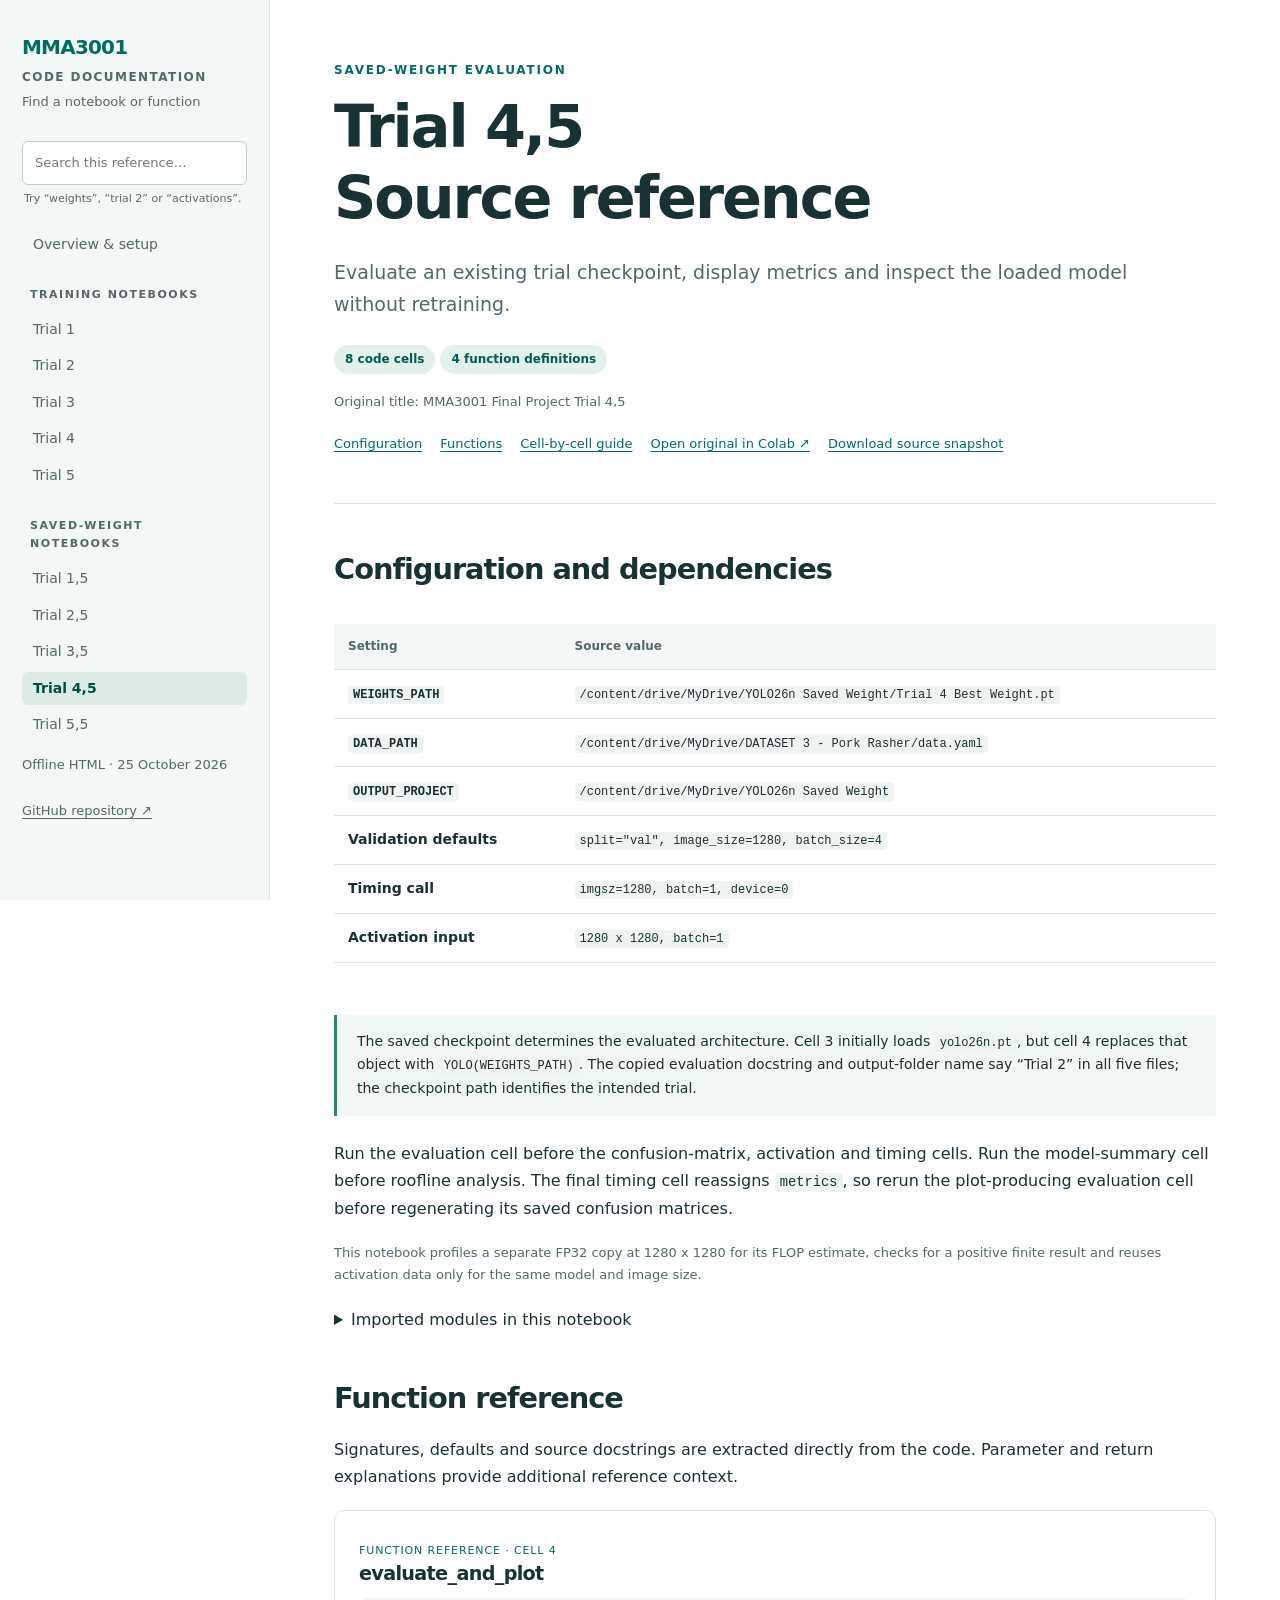
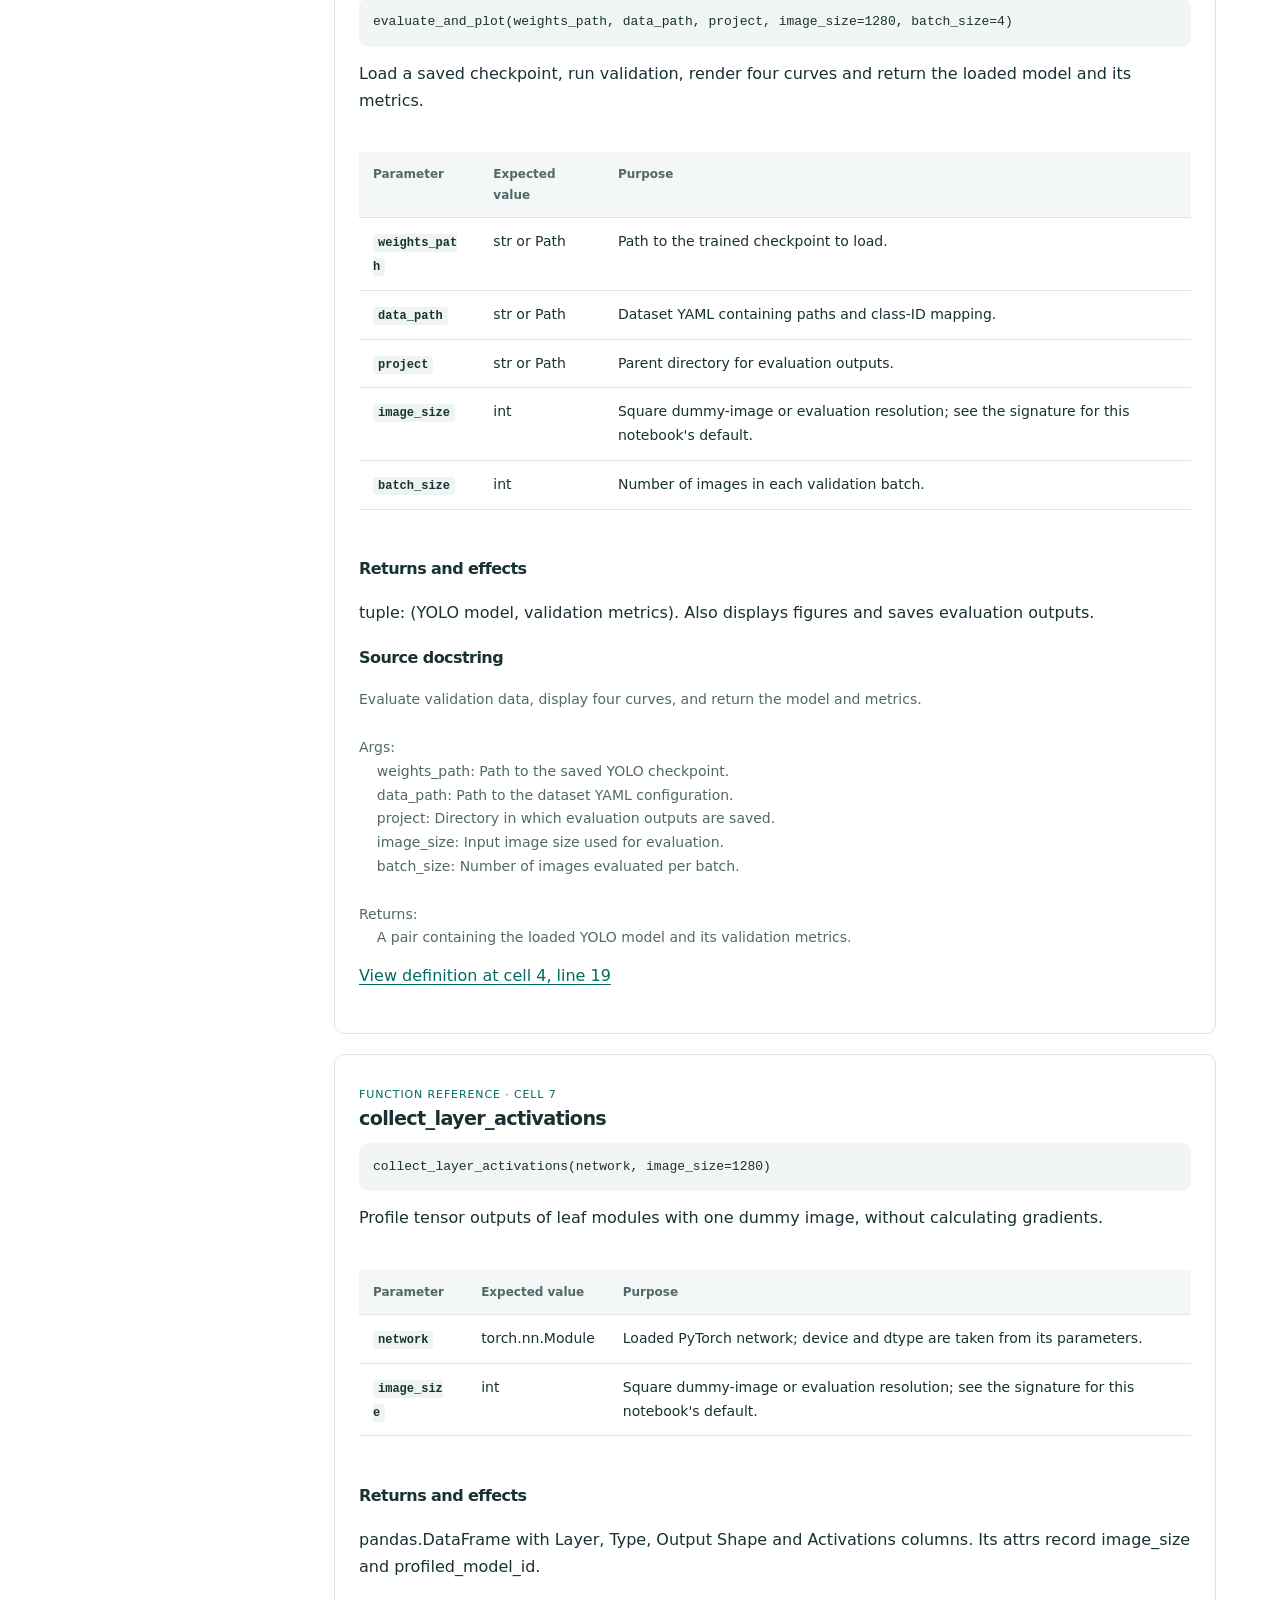
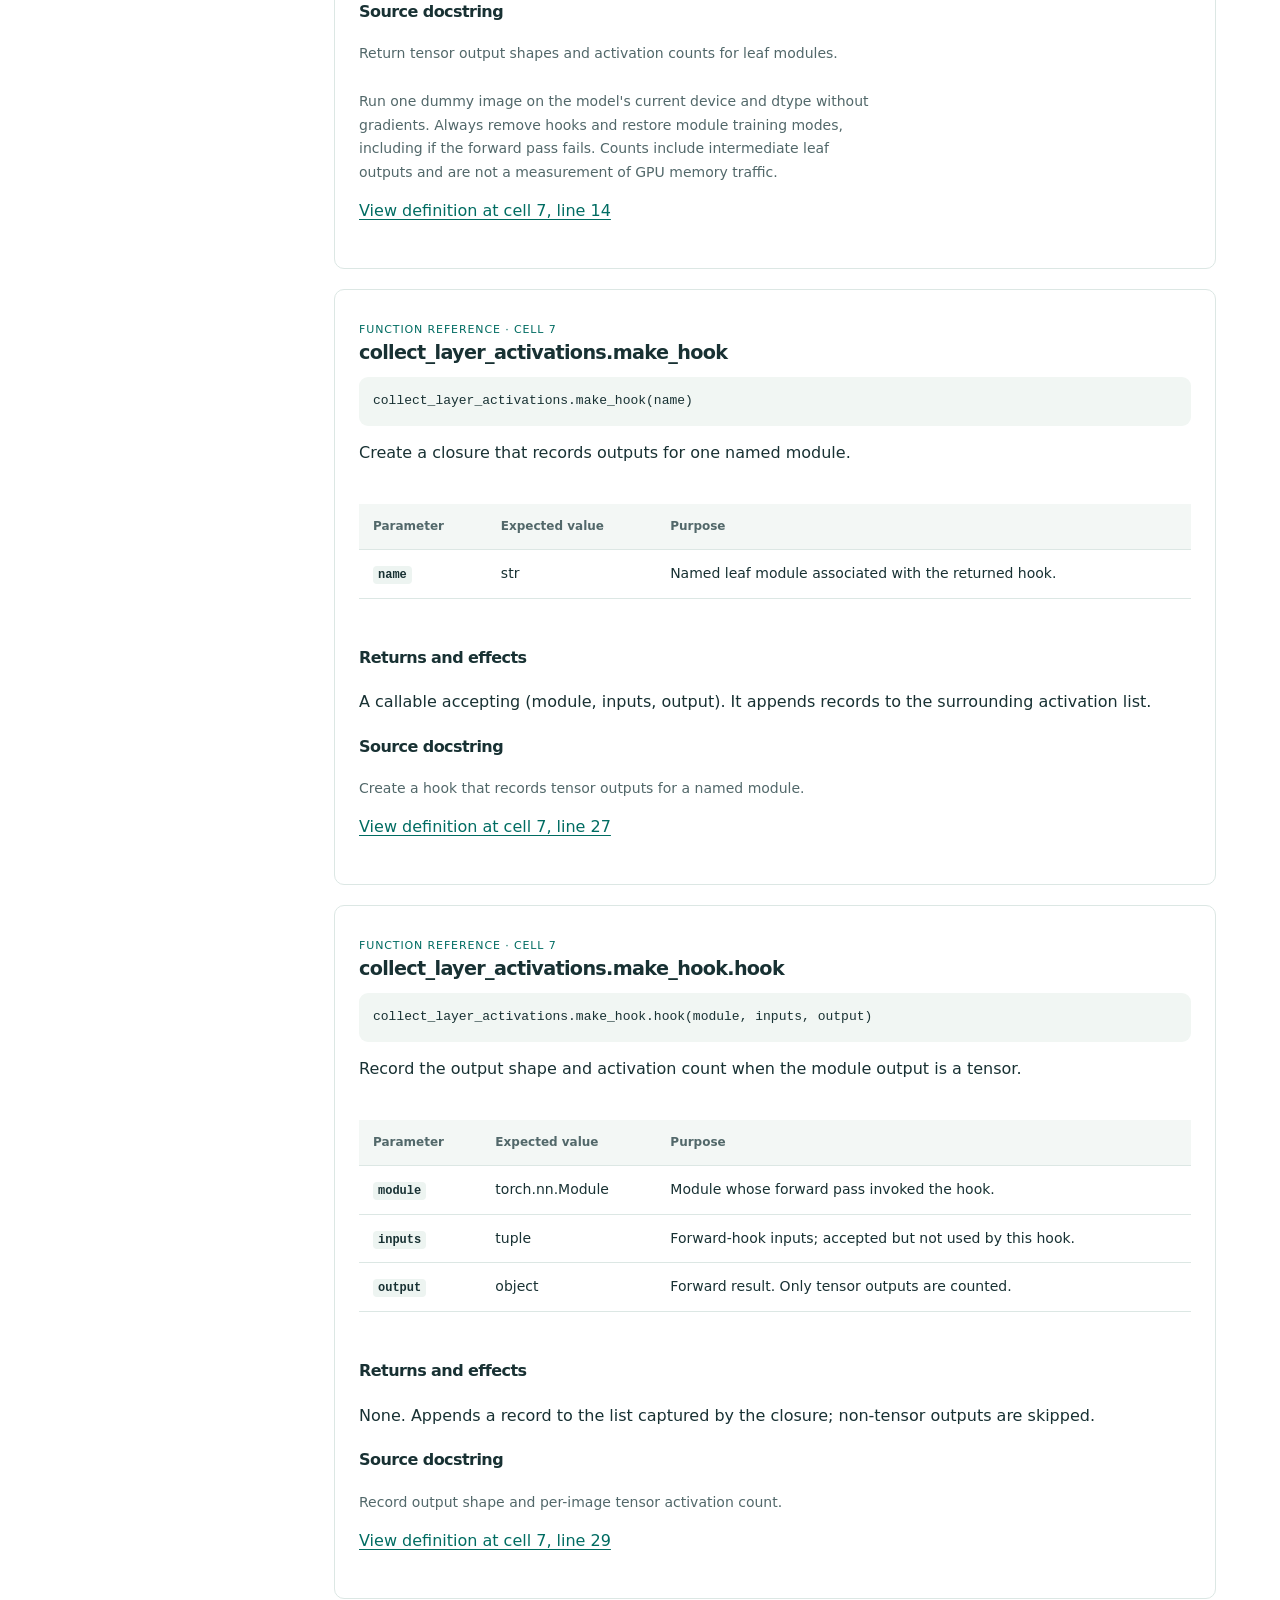
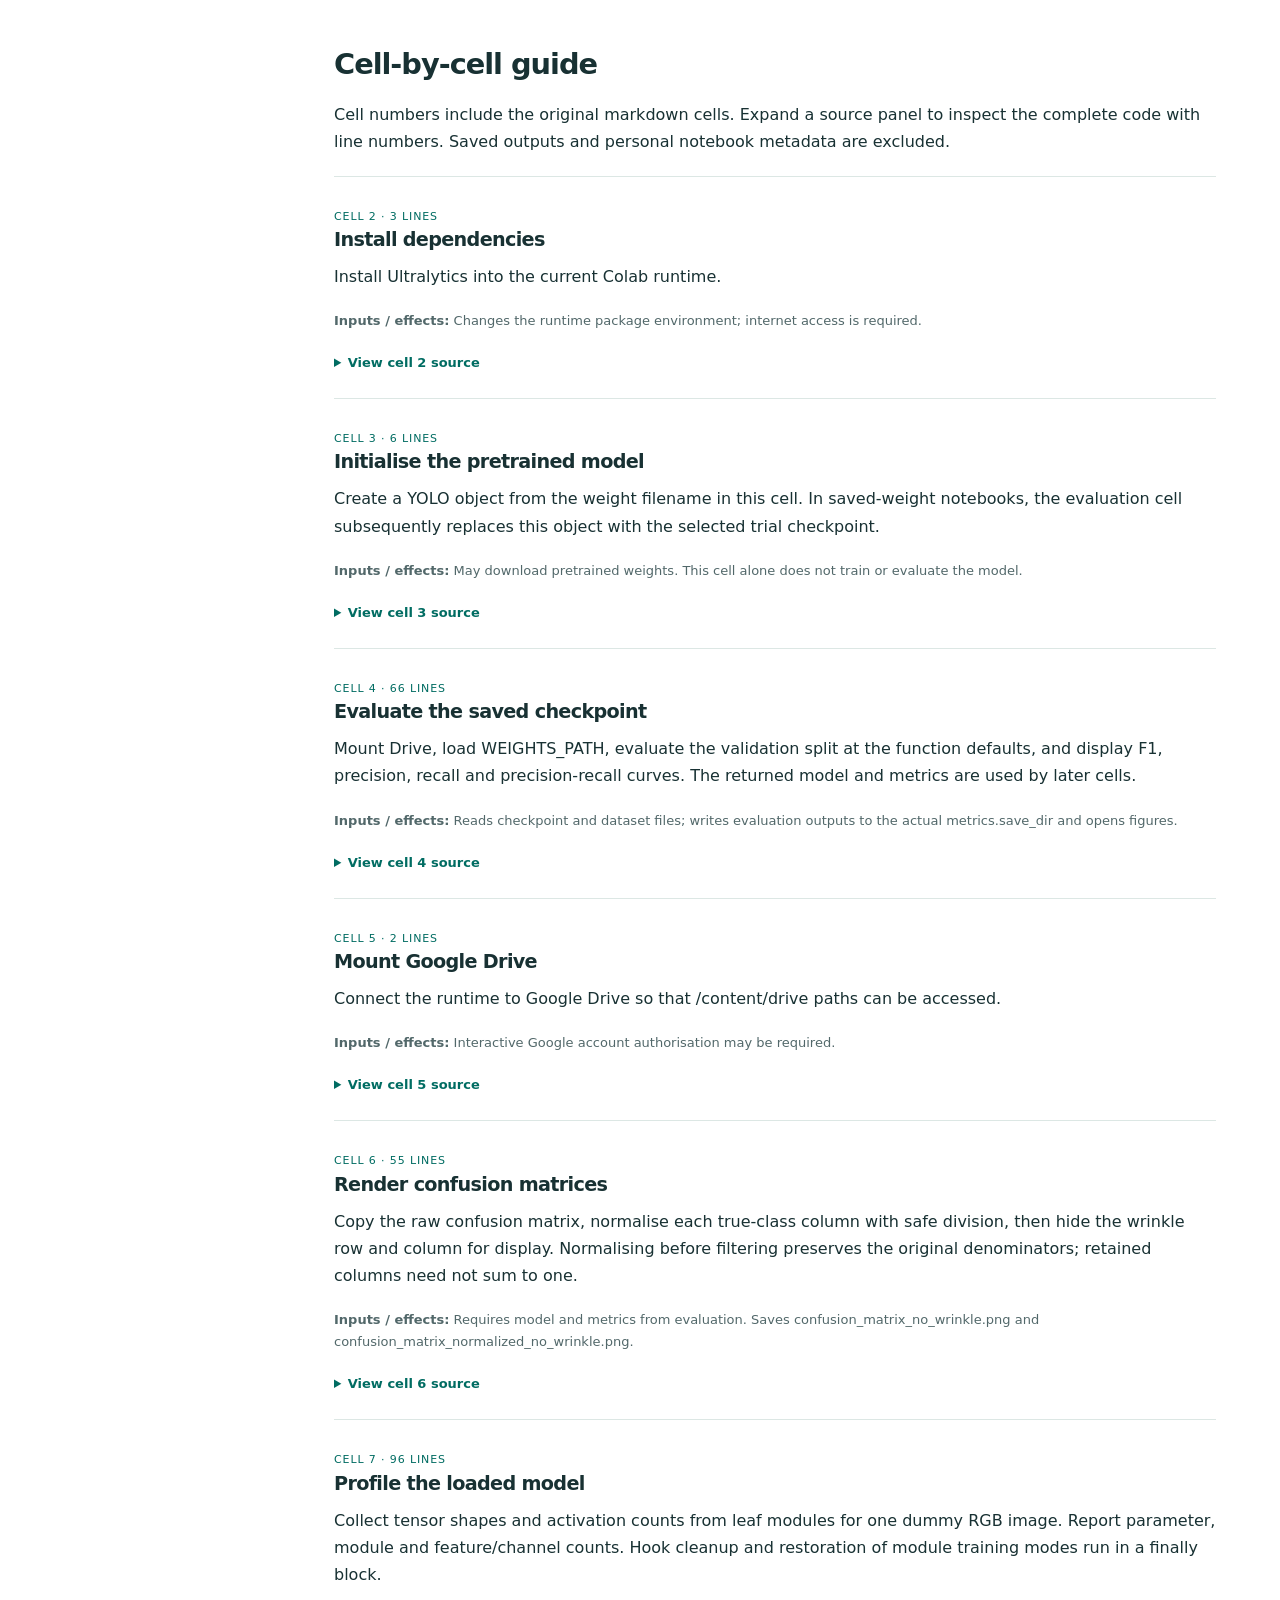
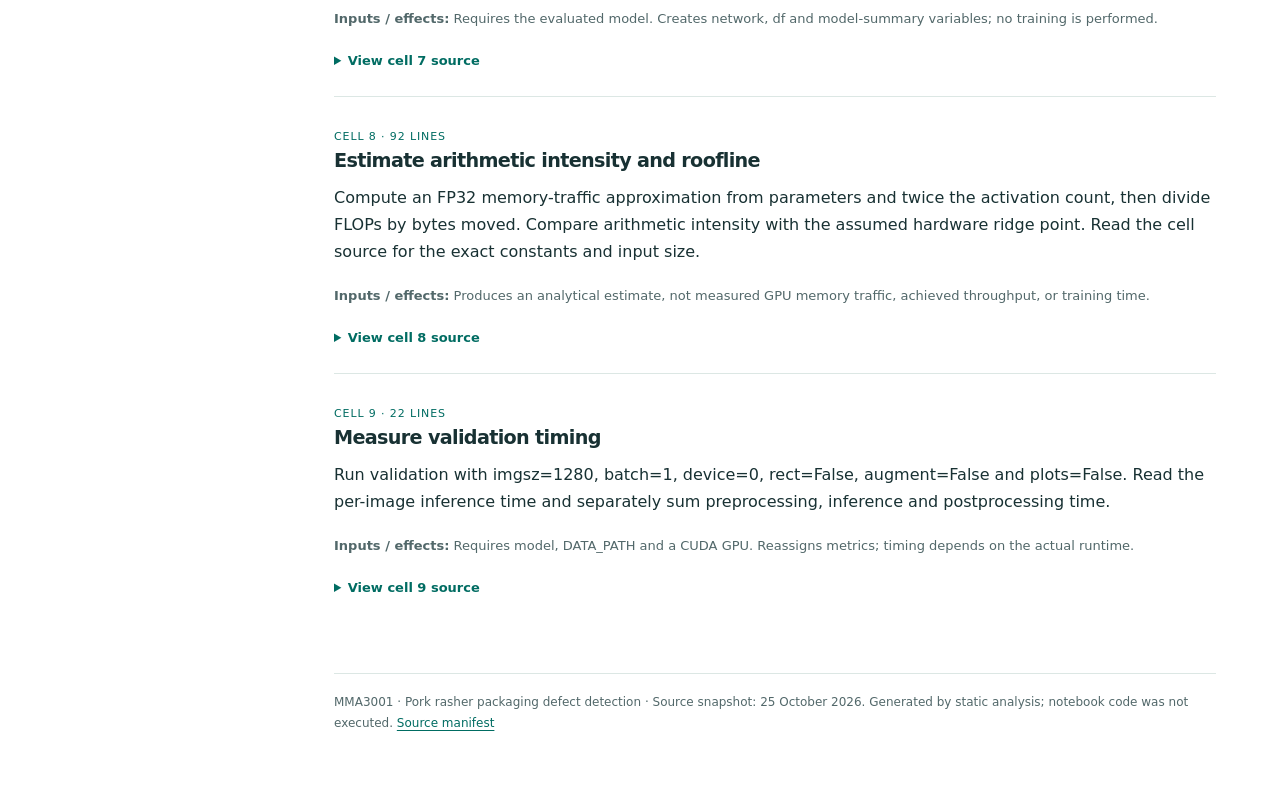
<file: docs/weights-trial-4.html>
<!doctype html>
<html lang="en"><head><meta charset="utf-8"><meta name="viewport" content="width=device-width,initial-scale=1"><meta name="description" content="MMA3001 trial notebook source documentation, setup and function reference."><title>Trial 4,5 | MMA3001 code reference</title><link rel="stylesheet" href="assets/style.css"><script src="assets/docs.js" defer></script></head>
<body><aside class="sidebar"><a class="brand" href="index.html">MMA3001<small>Code documentation</small></a><label for="search" class="small">Find a notebook or function</label><input class="search" id="search" type="search" placeholder="Search this reference…"><p class="searchhint">Try “weights”, “trial 2” or “activations”.</p><nav aria-label="Documentation"><a class="navlink" href="index.html">Overview &amp; setup</a><div class="navgroup">Training notebooks</div><a class="navlink" data-search="mma3001 final project trial 1 training notebooks make_hook make_hook.hook" href="training-trial-1.html">Trial 1</a><a class="navlink" data-search="mma3001 final project trial 2 training notebooks make_hook make_hook.hook" href="training-trial-2.html">Trial 2</a><a class="navlink" data-search="mma3001 final project trial 3 training notebooks make_hook make_hook.hook" href="training-trial-3.html">Trial 3</a><a class="navlink" data-search="mma3001 final project trial 4 training notebooks make_hook make_hook.hook" href="training-trial-4.html">Trial 4</a><a class="navlink" data-search="mma3001 final project trial 5 training notebooks make_hook make_hook.hook" href="training-trial-5.html">Trial 5</a><div class="navgroup">Saved-weight notebooks</div><a class="navlink" data-search="mma3001 final project trial 1,5 saved-weight notebooks evaluate_and_plot collect_layer_activations collect_layer_activations.make_hook collect_layer_activations.make_hook.hook" href="weights-trial-1.html">Trial 1,5</a><a class="navlink" data-search="mma3001 final project trial 2,5 saved-weight notebooks evaluate_and_plot collect_layer_activations collect_layer_activations.make_hook collect_layer_activations.make_hook.hook" href="weights-trial-2.html">Trial 2,5</a><a class="navlink" data-search="mma3001 final project trial 3,5 saved-weight notebooks evaluate_and_plot collect_layer_activations collect_layer_activations.make_hook collect_layer_activations.make_hook.hook" href="weights-trial-3.html">Trial 3,5</a><a class="navlink active" data-search="mma3001 final project trial 4,5 saved-weight notebooks evaluate_and_plot collect_layer_activations collect_layer_activations.make_hook collect_layer_activations.make_hook.hook" href="weights-trial-4.html">Trial 4,5</a><a class="navlink" data-search="mma3001 final project trial 5,5 saved-weight notebooks evaluate_and_plot collect_layer_activations collect_layer_activations.make_hook collect_layer_activations.make_hook.hook" href="weights-trial-5.html">Trial 5,5</a></nav><p class="small">Offline HTML · 25 October 2026</p><a class="small" href="https://github.com/Rafif-AA/MMA3001-Final-Project">GitHub repository ↗</a></aside><main><header class="hero"><div class="eyebrow">Saved-weight evaluation</div><h1>Trial 4,5<br>Source reference</h1><p class="lead">Evaluate an existing trial checkpoint, display metrics and inspect the loaded model without retraining.</p><span class="pill">8 code cells</span><span class="pill">4 function definitions</span><p class="small">Original title: MMA3001 Final Project Trial 4,5</p><div class="toc"><a href="#configuration">Configuration</a><a href="#functions">Functions</a><a href="#cells">Cell-by-cell guide</a><a href="https://colab.research.google.com/drive/1gllcsjZDQhv-PsvrxXe71Qt28aTuGBg_">Open original in Colab ↗</a><a download href="source-notebooks/MMA3001_Final_Project_Trial_4_5.ipynb">Download source snapshot</a></div></header><h2 id="configuration">Configuration and dependencies</h2><div class="tablewrap"><table><thead><tr><th>Setting</th><th>Source value</th></tr></thead><tbody><tr><td><code>WEIGHTS_PATH</code></td><td><code>/content/drive/MyDrive/YOLO26n Saved Weight/Trial 4 Best Weight.pt</code></td></tr><tr><td><code>DATA_PATH</code></td><td><code>/content/drive/MyDrive/DATASET 3 - Pork Rasher/data.yaml</code></td></tr><tr><td><code>OUTPUT_PROJECT</code></td><td><code>/content/drive/MyDrive/YOLO26n Saved Weight</code></td></tr><tr><td>Validation defaults</td><td><code>split="val", image_size=1280, batch_size=4</code></td></tr><tr><td>Timing call</td><td><code>imgsz=1280, batch=1, device=0</code></td></tr><tr><td>Activation input</td><td><code>1280 x 1280, batch=1</code></td></tr></tbody></table></div><div class="notice">The saved checkpoint determines the evaluated architecture. Cell 3 initially loads <code>yolo26n.pt</code>, but cell 4 replaces that object with <code>YOLO(WEIGHTS_PATH)</code>. The copied evaluation docstring and output-folder name say “Trial 2” in all five files; the checkpoint path identifies the intended trial.</div><p>Run the evaluation cell before the confusion-matrix, activation and timing cells. Run the model-summary cell before roofline analysis. The final timing cell reassigns <code>metrics</code>, so rerun the plot-producing evaluation cell before regenerating its saved confusion matrices.</p><p class="small">This notebook profiles a separate FP32 copy at 1280 x 1280 for its FLOP estimate, checks for a positive finite result and reuses activation data only for the same model and image size.</p><details><summary>Imported modules in this notebook</summary><pre>from IPython.display import display
from PIL import Image
from copy import deepcopy
from google.colab import drive
from math import isfinite
from pathlib import Path
from ultralytics import YOLO
from ultralytics.utils.torch_utils import get_flops
import matplotlib.pyplot as plt
import numpy as np
import pandas as pd
import seaborn as sns
import torch</pre></details><h2 id="functions">Function reference</h2><p>Signatures, defaults and source docstrings are extracted directly from the code. Parameter and return explanations provide additional reference context.</p><article class="api" id="function-4-evaluate_and_plot"><span class="badge">Function reference · cell 4</span><h3>evaluate_and_plot</h3><pre class="sig">evaluate_and_plot(weights_path, data_path, project, image_size=1280, batch_size=4)</pre><p>Load a saved checkpoint, run validation, render four curves and return the loaded model and its metrics.</p><div class="tablewrap"><table><thead><tr><th>Parameter</th><th>Expected value</th><th>Purpose</th></tr></thead><tbody><tr><td><code>weights_path</code></td><td>str or Path</td><td>Path to the trained checkpoint to load.</td></tr><tr><td><code>data_path</code></td><td>str or Path</td><td>Dataset YAML containing paths and class-ID mapping.</td></tr><tr><td><code>project</code></td><td>str or Path</td><td>Parent directory for evaluation outputs.</td></tr><tr><td><code>image_size</code></td><td>int</td><td>Square dummy-image or evaluation resolution; see the signature for this notebook&#x27;s default.</td></tr><tr><td><code>batch_size</code></td><td>int</td><td>Number of images in each validation batch.</td></tr></tbody></table></div><h4>Returns and effects</h4><p>tuple: (YOLO model, validation metrics). Also displays figures and saves evaluation outputs.</p><h4>Source docstring</h4><div class="docstring">Evaluate validation data, display four curves, and return the model and metrics.

Args:
    weights_path: Path to the saved YOLO checkpoint.
    data_path: Path to the dataset YAML configuration.
    project: Directory in which evaluation outputs are saved.
    image_size: Input image size used for evaluation.
    batch_size: Number of images evaluated per batch.

Returns:
    A pair containing the loaded YOLO model and its validation metrics.</div><p><a href="#cell-4-line-19">View definition at cell 4, line 19</a></p></article><article class="api" id="function-7-collect_layer_activations"><span class="badge">Function reference · cell 7</span><h3>collect_layer_activations</h3><pre class="sig">collect_layer_activations(network, image_size=1280)</pre><p>Profile tensor outputs of leaf modules with one dummy image, without calculating gradients.</p><div class="tablewrap"><table><thead><tr><th>Parameter</th><th>Expected value</th><th>Purpose</th></tr></thead><tbody><tr><td><code>network</code></td><td>torch.nn.Module</td><td>Loaded PyTorch network; device and dtype are taken from its parameters.</td></tr><tr><td><code>image_size</code></td><td>int</td><td>Square dummy-image or evaluation resolution; see the signature for this notebook&#x27;s default.</td></tr></tbody></table></div><h4>Returns and effects</h4><p>pandas.DataFrame with Layer, Type, Output Shape and Activations columns. Its attrs record image_size and profiled_model_id.</p><h4>Source docstring</h4><div class="docstring">Return tensor output shapes and activation counts for leaf modules.

Run one dummy image on the model&#x27;s current device and dtype without
gradients. Always remove hooks and restore module training modes,
including if the forward pass fails. Counts include intermediate leaf
outputs and are not a measurement of GPU memory traffic.</div><p><a href="#cell-7-line-14">View definition at cell 7, line 14</a></p></article><article class="api" id="function-7-collect_layer_activations-make_hook"><span class="badge">Function reference · cell 7</span><h3>collect_layer_activations.make_hook</h3><pre class="sig">collect_layer_activations.make_hook(name)</pre><p>Create a closure that records outputs for one named module.</p><div class="tablewrap"><table><thead><tr><th>Parameter</th><th>Expected value</th><th>Purpose</th></tr></thead><tbody><tr><td><code>name</code></td><td>str</td><td>Named leaf module associated with the returned hook.</td></tr></tbody></table></div><h4>Returns and effects</h4><p>A callable accepting (module, inputs, output). It appends records to the surrounding activation list.</p><h4>Source docstring</h4><div class="docstring">Create a hook that records tensor outputs for a named module.</div><p><a href="#cell-7-line-27">View definition at cell 7, line 27</a></p></article><article class="api" id="function-7-collect_layer_activations-make_hook-hook"><span class="badge">Function reference · cell 7</span><h3>collect_layer_activations.make_hook.hook</h3><pre class="sig">collect_layer_activations.make_hook.hook(module, inputs, output)</pre><p>Record the output shape and activation count when the module output is a tensor.</p><div class="tablewrap"><table><thead><tr><th>Parameter</th><th>Expected value</th><th>Purpose</th></tr></thead><tbody><tr><td><code>module</code></td><td>torch.nn.Module</td><td>Module whose forward pass invoked the hook.</td></tr><tr><td><code>inputs</code></td><td>tuple</td><td>Forward-hook inputs; accepted but not used by this hook.</td></tr><tr><td><code>output</code></td><td>object</td><td>Forward result. Only tensor outputs are counted.</td></tr></tbody></table></div><h4>Returns and effects</h4><p>None. Appends a record to the list captured by the closure; non-tensor outputs are skipped.</p><h4>Source docstring</h4><div class="docstring">Record output shape and per-image tensor activation count.</div><p><a href="#cell-7-line-29">View definition at cell 7, line 29</a></p></article><h2 id="cells">Cell-by-cell guide</h2><p>Cell numbers include the original markdown cells. Expand a source panel to inspect the complete code with line numbers. Saved outputs and personal notebook metadata are excluded.</p><section class="cell" id="cell-2"><span class="badge">Cell 2 · 3 lines</span><h3>Install dependencies</h3><p>Install Ultralytics into the current Colab runtime.</p><p class="small"><b>Inputs / effects:</b> Changes the runtime package environment; internet access is required.</p><details><summary>View cell 2 source</summary><pre class="source"><code><span class="line" id="cell-2-line-1" data-line="1"><span class="s">&quot;&quot;&quot;Install Ultralytics in the current Colab runtime.&quot;&quot;&quot;</span></span><span class="line" id="cell-2-line-2" data-line="2"></span><span class="line" id="cell-2-line-3" data-line="3">!pip install ultralytics</span></code></pre></details></section><section class="cell" id="cell-3"><span class="badge">Cell 3 · 6 lines</span><h3>Initialise the pretrained model</h3><p>Create a YOLO object from the weight filename in this cell. In saved-weight notebooks, the evaluation cell subsequently replaces this object with the selected trial checkpoint.</p><p class="small"><b>Inputs / effects:</b> May download pretrained weights. This cell alone does not train or evaluate the model.</p><details><summary>View cell 3 source</summary><pre class="source"><code><span class="line" id="cell-3-line-1" data-line="1"><span class="s">&quot;&quot;&quot;Load the pretrained YOLO26n model.&quot;&quot;&quot;</span></span><span class="line" id="cell-3-line-2" data-line="2"></span><span class="line" id="cell-3-line-3" data-line="3"><span class="k">from</span> ultralytics <span class="k">import</span> YOLO</span><span class="line" id="cell-3-line-4" data-line="4"></span><span class="line" id="cell-3-line-5" data-line="5"><span class="c"># Load YOLO26n model</span></span><span class="line" id="cell-3-line-6" data-line="6">model = YOLO(<span class="s">&quot;yolo26n.pt&quot;</span>)</span></code></pre></details></section><section class="cell" id="cell-4"><span class="badge">Cell 4 · 66 lines</span><h3>Evaluate the saved checkpoint</h3><p>Mount Drive, load WEIGHTS_PATH, evaluate the validation split at the function defaults, and display F1, precision, recall and precision-recall curves. The returned model and metrics are used by later cells.</p><p class="small"><b>Inputs / effects:</b> Reads checkpoint and dataset files; writes evaluation outputs to the actual metrics.save_dir and opens figures.</p><details><summary>View cell 4 source</summary><pre class="source"><code><span class="line" id="cell-4-line-1" data-line="1"><span class="s">&quot;&quot;&quot;Evaluate the saved Trial 2 model and display its performance curves.</span></span><span class="line" id="cell-4-line-2" data-line="2"></span><span class="line" id="cell-4-line-3" data-line="3"><span class="s">Requires a mounted Google Drive containing the model weights and dataset.</span></span><span class="line" id="cell-4-line-4" data-line="4"><span class="s">Plots are loaded from the actual evaluation output directory.</span></span><span class="line" id="cell-4-line-5" data-line="5"><span class="s">&quot;&quot;&quot;</span></span><span class="line" id="cell-4-line-6" data-line="6"></span><span class="line" id="cell-4-line-7" data-line="7"><span class="k">from</span> pathlib <span class="k">import</span> Path</span><span class="line" id="cell-4-line-8" data-line="8"></span><span class="line" id="cell-4-line-9" data-line="9"><span class="k">import</span> matplotlib.pyplot <span class="k">as</span> plt</span><span class="line" id="cell-4-line-10" data-line="10"><span class="k">from</span> google.colab <span class="k">import</span> drive</span><span class="line" id="cell-4-line-11" data-line="11"><span class="k">from</span> PIL <span class="k">import</span> Image</span><span class="line" id="cell-4-line-12" data-line="12"><span class="k">from</span> ultralytics <span class="k">import</span> YOLO</span><span class="line" id="cell-4-line-13" data-line="13"></span><span class="line" id="cell-4-line-14" data-line="14">WEIGHTS_PATH = <span class="s">&quot;/content/drive/MyDrive/YOLO26n Saved Weight/Trial 4 Best Weight.pt&quot;</span></span><span class="line" id="cell-4-line-15" data-line="15">DATA_PATH = <span class="s">&quot;/content/drive/MyDrive/DATASET 3 - Pork Rasher/data.yaml&quot;</span></span><span class="line" id="cell-4-line-16" data-line="16">OUTPUT_PROJECT = <span class="s">&quot;/content/drive/MyDrive/YOLO26n Saved Weight&quot;</span></span><span class="line" id="cell-4-line-17" data-line="17"></span><span class="line" id="cell-4-line-18" data-line="18"></span><span class="line" id="cell-4-line-19" data-line="19"><span class="k">def</span> evaluate_and_plot(weights_path, data_path, project, image_size=<span class="n">1280</span>, batch_size=<span class="n">4</span>):</span><span class="line" id="cell-4-line-20" data-line="20">    <span class="s">&quot;&quot;&quot;Evaluate validation data, display four curves, and return the model and metrics.</span></span><span class="line" id="cell-4-line-21" data-line="21"></span><span class="line" id="cell-4-line-22" data-line="22"><span class="s">    Args:</span></span><span class="line" id="cell-4-line-23" data-line="23"><span class="s">        weights_path: Path to the saved YOLO checkpoint.</span></span><span class="line" id="cell-4-line-24" data-line="24"><span class="s">        data_path: Path to the dataset YAML configuration.</span></span><span class="line" id="cell-4-line-25" data-line="25"><span class="s">        project: Directory in which evaluation outputs are saved.</span></span><span class="line" id="cell-4-line-26" data-line="26"><span class="s">        image_size: Input image size used for evaluation.</span></span><span class="line" id="cell-4-line-27" data-line="27"><span class="s">        batch_size: Number of images evaluated per batch.</span></span><span class="line" id="cell-4-line-28" data-line="28"></span><span class="line" id="cell-4-line-29" data-line="29"><span class="s">    Returns:</span></span><span class="line" id="cell-4-line-30" data-line="30"><span class="s">        A pair containing the loaded YOLO model and its validation metrics.</span></span><span class="line" id="cell-4-line-31" data-line="31"><span class="s">    &quot;&quot;&quot;</span></span><span class="line" id="cell-4-line-32" data-line="32">    evaluated_model = YOLO(weights_path)</span><span class="line" id="cell-4-line-33" data-line="33">    evaluation = evaluated_model.val(</span><span class="line" id="cell-4-line-34" data-line="34">        data=data_path,</span><span class="line" id="cell-4-line-35" data-line="35">        split=<span class="s">&quot;val&quot;</span>,</span><span class="line" id="cell-4-line-36" data-line="36">        imgsz=image_size,</span><span class="line" id="cell-4-line-37" data-line="37">        batch=batch_size,</span><span class="line" id="cell-4-line-38" data-line="38">        plots=<span class="k">True</span>,</span><span class="line" id="cell-4-line-39" data-line="39">        project=project,</span><span class="line" id="cell-4-line-40" data-line="40">        name=<span class="s">&quot;Trial 2 Evaluation&quot;</span>,</span><span class="line" id="cell-4-line-41" data-line="41">    )</span><span class="line" id="cell-4-line-42" data-line="42">    results_dir = Path(evaluation.save_dir)</span><span class="line" id="cell-4-line-43" data-line="43">    plot_files = [</span><span class="line" id="cell-4-line-44" data-line="44">        (<span class="s">&quot;BoxF1_curve.png&quot;</span>, <span class="s">&quot;F1 Curve&quot;</span>),</span><span class="line" id="cell-4-line-45" data-line="45">        (<span class="s">&quot;BoxP_curve.png&quot;</span>, <span class="s">&quot;Precision Curve&quot;</span>),</span><span class="line" id="cell-4-line-46" data-line="46">        (<span class="s">&quot;BoxR_curve.png&quot;</span>, <span class="s">&quot;Recall Curve&quot;</span>),</span><span class="line" id="cell-4-line-47" data-line="47">        (<span class="s">&quot;BoxPR_curve.png&quot;</span>, <span class="s">&quot;Precision-Recall Curve&quot;</span>),</span><span class="line" id="cell-4-line-48" data-line="48">    ]</span><span class="line" id="cell-4-line-49" data-line="49">    fig, axes = plt.subplots(<span class="n">2</span>, <span class="n">2</span>, figsize=(<span class="n">16</span>, <span class="n">12</span>))</span><span class="line" id="cell-4-line-50" data-line="50">    <span class="k">for</span> ax, (filename, title) <span class="k">in</span> zip(axes.flat, plot_files):</span><span class="line" id="cell-4-line-51" data-line="51">        filepath = results_dir / filename</span><span class="line" id="cell-4-line-52" data-line="52">        <span class="k">if</span> filepath.is_file():</span><span class="line" id="cell-4-line-53" data-line="53">            <span class="k">with</span> Image.open(filepath) <span class="k">as</span> image:</span><span class="line" id="cell-4-line-54" data-line="54">                ax.imshow(image)</span><span class="line" id="cell-4-line-55" data-line="55">        <span class="k">else</span>:</span><span class="line" id="cell-4-line-56" data-line="56">            ax.text(<span class="n">0.5</span>, <span class="n">0.5</span>, f&quot;{filename}\nNot found&quot;, ha=<span class="s">&quot;center&quot;</span>, va=<span class="s">&quot;center&quot;</span>)</span><span class="line" id="cell-4-line-57" data-line="57">        ax.set_title(title, fontsize=<span class="n">14</span>, fontweight=<span class="s">&quot;bold&quot;</span>)</span><span class="line" id="cell-4-line-58" data-line="58">        ax.axis(<span class="s">&quot;off&quot;</span>)</span><span class="line" id="cell-4-line-59" data-line="59">    fig.tight_layout()</span><span class="line" id="cell-4-line-60" data-line="60">    plt.show()</span><span class="line" id="cell-4-line-61" data-line="61">    print(<span class="s">&quot;Evaluation plots saved to:&quot;</span>, results_dir)</span><span class="line" id="cell-4-line-62" data-line="62">    <span class="k">return</span> evaluated_model, evaluation</span><span class="line" id="cell-4-line-63" data-line="63"></span><span class="line" id="cell-4-line-64" data-line="64"></span><span class="line" id="cell-4-line-65" data-line="65">drive.mount(<span class="s">&quot;/content/drive&quot;</span>)</span><span class="line" id="cell-4-line-66" data-line="66">model, metrics = evaluate_and_plot(WEIGHTS_PATH, DATA_PATH, OUTPUT_PROJECT)</span></code></pre></details></section><section class="cell" id="cell-5"><span class="badge">Cell 5 · 2 lines</span><h3>Mount Google Drive</h3><p>Connect the runtime to Google Drive so that /content/drive paths can be accessed.</p><p class="small"><b>Inputs / effects:</b> Interactive Google account authorisation may be required.</p><details><summary>View cell 5 source</summary><pre class="source"><code><span class="line" id="cell-5-line-1" data-line="1"><span class="k">from</span> google.colab <span class="k">import</span> drive</span><span class="line" id="cell-5-line-2" data-line="2">drive.mount(<span class="s">&#x27;/content/drive&#x27;</span>)</span></code></pre></details></section><section class="cell" id="cell-6"><span class="badge">Cell 6 · 55 lines</span><h3>Render confusion matrices</h3><p>Copy the raw confusion matrix, normalise each true-class column with safe division, then hide the wrinkle row and column for display. Normalising before filtering preserves the original denominators; retained columns need not sum to one.</p><p class="small"><b>Inputs / effects:</b> Requires model and metrics from evaluation. Saves confusion_matrix_no_wrinkle.png and confusion_matrix_normalized_no_wrinkle.png.</p><details><summary>View cell 6 source</summary><pre class="source"><code><span class="line" id="cell-6-line-1" data-line="1"><span class="s">&quot;&quot;&quot;Display and save confusion matrices.</span></span><span class="line" id="cell-6-line-2" data-line="2"></span><span class="line" id="cell-6-line-3" data-line="3"><span class="s">Normalize the full matrix before filtering to preserve original percentages.</span></span><span class="line" id="cell-6-line-4" data-line="4"><span class="s">Run the evaluation cell first to create model and metrics.</span></span><span class="line" id="cell-6-line-5" data-line="5"><span class="s">&quot;&quot;&quot;</span></span><span class="line" id="cell-6-line-6" data-line="6"></span><span class="line" id="cell-6-line-7" data-line="7"><span class="k">import</span> numpy <span class="k">as</span> np</span><span class="line" id="cell-6-line-8" data-line="8"><span class="k">import</span> matplotlib.pyplot <span class="k">as</span> plt</span><span class="line" id="cell-6-line-9" data-line="9"><span class="k">import</span> seaborn <span class="k">as</span> sns</span><span class="line" id="cell-6-line-10" data-line="10"><span class="k">from</span> pathlib <span class="k">import</span> Path</span><span class="line" id="cell-6-line-11" data-line="11"></span><span class="line" id="cell-6-line-12" data-line="12">cm = np.asarray(metrics.confusion_matrix.matrix).copy()</span><span class="line" id="cell-6-line-13" data-line="13">labels = [model.names[i] <span class="k">for</span> i <span class="k">in</span> range(len(model.names))]</span><span class="line" id="cell-6-line-14" data-line="14">labels += [<span class="s">&quot;background&quot;</span>]</span><span class="line" id="cell-6-line-15" data-line="15"></span><span class="line" id="cell-6-line-16" data-line="16">keep = [</span><span class="line" id="cell-6-line-17" data-line="17">    i <span class="k">for</span> i, name <span class="k">in</span> enumerate(labels)</span><span class="line" id="cell-6-line-18" data-line="18">    <span class="k">if</span> name.strip().lower() != <span class="s">&quot;wrinkle&quot;</span></span><span class="line" id="cell-6-line-19" data-line="19">]</span><span class="line" id="cell-6-line-20" data-line="20">visible_labels = [labels[i] <span class="k">for</span> i <span class="k">in</span> keep]</span><span class="line" id="cell-6-line-21" data-line="21"></span><span class="line" id="cell-6-line-22" data-line="22"><span class="c"># Preserve the original percentages before removing the row/column</span></span><span class="line" id="cell-6-line-23" data-line="23">totals = cm.sum(axis=<span class="n">0</span>, keepdims=<span class="k">True</span>)</span><span class="line" id="cell-6-line-24" data-line="24">normalized = np.divide(</span><span class="line" id="cell-6-line-25" data-line="25">    cm, totals,</span><span class="line" id="cell-6-line-26" data-line="26">    out=np.zeros_like(cm, dtype=float),</span><span class="line" id="cell-6-line-27" data-line="27">    where=totals != <span class="n">0</span></span><span class="line" id="cell-6-line-28" data-line="28">)</span><span class="line" id="cell-6-line-29" data-line="29"></span><span class="line" id="cell-6-line-30" data-line="30"><span class="k">for</span> values, title, filename, fmt <span class="k">in</span> [</span><span class="line" id="cell-6-line-31" data-line="31">    (cm.astype(int), <span class="s">&quot;Confusion Matrix&quot;</span>,</span><span class="line" id="cell-6-line-32" data-line="32">     <span class="s">&quot;confusion_matrix_no_wrinkle.png&quot;</span>, <span class="s">&quot;d&quot;</span>),</span><span class="line" id="cell-6-line-33" data-line="33">    (normalized, <span class="s">&quot;Normalized Confusion Matrix&quot;</span>,</span><span class="line" id="cell-6-line-34" data-line="34">     <span class="s">&quot;confusion_matrix_normalized_no_wrinkle.png&quot;</span>, <span class="s">&quot;.2f&quot;</span>)</span><span class="line" id="cell-6-line-35" data-line="35">]:</span><span class="line" id="cell-6-line-36" data-line="36">    filtered = values[np.ix_(keep, keep)]</span><span class="line" id="cell-6-line-37" data-line="37"></span><span class="line" id="cell-6-line-38" data-line="38">    fig, ax = plt.subplots(figsize=(<span class="n">9</span>, <span class="n">7</span>))</span><span class="line" id="cell-6-line-39" data-line="39">    sns.heatmap(</span><span class="line" id="cell-6-line-40" data-line="40">        filtered, annot=<span class="k">True</span>, fmt=fmt, cmap=<span class="s">&quot;Blues&quot;</span>,</span><span class="line" id="cell-6-line-41" data-line="41">        mask=filtered == <span class="n">0</span>, vmin=<span class="n">0</span>,</span><span class="line" id="cell-6-line-42" data-line="42">        vmax=<span class="n">1</span> <span class="k">if</span> fmt == <span class="s">&quot;.2f&quot;</span> <span class="k">else</span> <span class="k">None</span>,</span><span class="line" id="cell-6-line-43" data-line="43">        xticklabels=visible_labels,</span><span class="line" id="cell-6-line-44" data-line="44">        yticklabels=visible_labels,</span><span class="line" id="cell-6-line-45" data-line="45">        ax=ax</span><span class="line" id="cell-6-line-46" data-line="46">    )</span><span class="line" id="cell-6-line-47" data-line="47">    ax.set(title=title, xlabel=<span class="s">&quot;True&quot;</span>, ylabel=<span class="s">&quot;Predicted&quot;</span>)</span><span class="line" id="cell-6-line-48" data-line="48">    plt.xticks(rotation=<span class="n">45</span>, ha=<span class="s">&quot;right&quot;</span>)</span><span class="line" id="cell-6-line-49" data-line="49">    plt.yticks(rotation=<span class="n">0</span>)</span><span class="line" id="cell-6-line-50" data-line="50">    plt.tight_layout()</span><span class="line" id="cell-6-line-51" data-line="51">    fig.savefig(</span><span class="line" id="cell-6-line-52" data-line="52">        Path(metrics.save_dir) / filename,</span><span class="line" id="cell-6-line-53" data-line="53">        dpi=<span class="n">200</span>, bbox_inches=<span class="s">&quot;tight&quot;</span></span><span class="line" id="cell-6-line-54" data-line="54">    )</span><span class="line" id="cell-6-line-55" data-line="55">    plt.show()</span></code></pre></details></section><section class="cell" id="cell-7"><span class="badge">Cell 7 · 96 lines</span><h3>Profile the loaded model</h3><p>Collect tensor shapes and activation counts from leaf modules for one dummy RGB image. Report parameter, module and feature/channel counts. Hook cleanup and restoration of module training modes run in a finally block.</p><p class="small"><b>Inputs / effects:</b> Requires the evaluated model. Creates network, df and model-summary variables; no training is performed.</p><details><summary>View cell 7 source</summary><pre class="source"><code><span class="line" id="cell-7-line-1" data-line="1"><span class="s">&quot;&quot;&quot;Summarize the loaded YOLO model and measure its 1280x1280 activations.</span></span><span class="line" id="cell-7-line-2" data-line="2"></span><span class="line" id="cell-7-line-3" data-line="3"><span class="s">Run the evaluation cell first to load the saved model. This cell defines</span></span><span class="line" id="cell-7-line-4" data-line="4"><span class="s">network and creates its own activation table; no earlier profiling cell is</span></span><span class="line" id="cell-7-line-5" data-line="5"><span class="s">required. Counts describe the current loaded model, which may be fused or</span></span><span class="line" id="cell-7-line-6" data-line="6"><span class="s">frozen after evaluation. Gradient flags do not indicate training history.</span></span><span class="line" id="cell-7-line-7" data-line="7"><span class="s">&quot;&quot;&quot;</span></span><span class="line" id="cell-7-line-8" data-line="8"></span><span class="line" id="cell-7-line-9" data-line="9"><span class="k">import</span> pandas <span class="k">as</span> pd</span><span class="line" id="cell-7-line-10" data-line="10"><span class="k">import</span> torch</span><span class="line" id="cell-7-line-11" data-line="11"><span class="k">from</span> IPython.display <span class="k">import</span> display</span><span class="line" id="cell-7-line-12" data-line="12"></span><span class="line" id="cell-7-line-13" data-line="13"></span><span class="line" id="cell-7-line-14" data-line="14"><span class="k">def</span> collect_layer_activations(network, image_size=<span class="n">1280</span>):</span><span class="line" id="cell-7-line-15" data-line="15">    <span class="s">&quot;&quot;&quot;Return tensor output shapes and activation counts for leaf modules.</span></span><span class="line" id="cell-7-line-16" data-line="16"></span><span class="line" id="cell-7-line-17" data-line="17"><span class="s">    Run one dummy image on the model&#x27;s current device and dtype without</span></span><span class="line" id="cell-7-line-18" data-line="18"><span class="s">    gradients. Always remove hooks and restore module training modes,</span></span><span class="line" id="cell-7-line-19" data-line="19"><span class="s">    including if the forward pass fails. Counts include intermediate leaf</span></span><span class="line" id="cell-7-line-20" data-line="20"><span class="s">    outputs and are not a measurement of GPU memory traffic.</span></span><span class="line" id="cell-7-line-21" data-line="21"><span class="s">    &quot;&quot;&quot;</span></span><span class="line" id="cell-7-line-22" data-line="22">    rows = []</span><span class="line" id="cell-7-line-23" data-line="23">    handles = []</span><span class="line" id="cell-7-line-24" data-line="24">    modes = [(module, module.training) <span class="k">for</span> module <span class="k">in</span> network.modules()]</span><span class="line" id="cell-7-line-25" data-line="25">    reference = next(network.parameters())</span><span class="line" id="cell-7-line-26" data-line="26"></span><span class="line" id="cell-7-line-27" data-line="27">    <span class="k">def</span> make_hook(name):</span><span class="line" id="cell-7-line-28" data-line="28">        <span class="s">&quot;&quot;&quot;Create a hook that records tensor outputs for a named module.&quot;&quot;&quot;</span></span><span class="line" id="cell-7-line-29" data-line="29">        <span class="k">def</span> hook(module, inputs, output):</span><span class="line" id="cell-7-line-30" data-line="30">            <span class="s">&quot;&quot;&quot;Record output shape and per-image tensor activation count.&quot;&quot;&quot;</span></span><span class="line" id="cell-7-line-31" data-line="31">            <span class="k">if</span> isinstance(output, torch.Tensor):</span><span class="line" id="cell-7-line-32" data-line="32">                rows.append({</span><span class="line" id="cell-7-line-33" data-line="33">                    <span class="s">&quot;Layer&quot;</span>: name,</span><span class="line" id="cell-7-line-34" data-line="34">                    <span class="s">&quot;Type&quot;</span>: type(module).__name__,</span><span class="line" id="cell-7-line-35" data-line="35">                    <span class="s">&quot;Output Shape&quot;</span>: tuple(output.shape),</span><span class="line" id="cell-7-line-36" data-line="36">                    <span class="s">&quot;Activations&quot;</span>: output.numel(),  <span class="c"># Dummy batch size is one.</span></span><span class="line" id="cell-7-line-37" data-line="37">                })</span><span class="line" id="cell-7-line-38" data-line="38">        <span class="k">return</span> hook</span><span class="line" id="cell-7-line-39" data-line="39"></span><span class="line" id="cell-7-line-40" data-line="40">    <span class="k">try</span>:</span><span class="line" id="cell-7-line-41" data-line="41">        network.eval()</span><span class="line" id="cell-7-line-42" data-line="42">        <span class="k">for</span> name, module <span class="k">in</span> network.named_modules():</span><span class="line" id="cell-7-line-43" data-line="43">            <span class="k">if</span> name <span class="k">and</span> <span class="k">not</span> list(module.children()):</span><span class="line" id="cell-7-line-44" data-line="44">                handles.append(module.register_forward_hook(make_hook(name)))</span><span class="line" id="cell-7-line-45" data-line="45">        dummy_input = torch.zeros(</span><span class="line" id="cell-7-line-46" data-line="46">            (<span class="n">1</span>, <span class="n">3</span>, image_size, image_size),</span><span class="line" id="cell-7-line-47" data-line="47">            device=reference.device,</span><span class="line" id="cell-7-line-48" data-line="48">            dtype=reference.dtype,</span><span class="line" id="cell-7-line-49" data-line="49">        )</span><span class="line" id="cell-7-line-50" data-line="50">        <span class="k">with</span> torch.no_grad():</span><span class="line" id="cell-7-line-51" data-line="51">            network(dummy_input)</span><span class="line" id="cell-7-line-52" data-line="52">    <span class="k">finally</span>:</span><span class="line" id="cell-7-line-53" data-line="53">        <span class="k">for</span> handle <span class="k">in</span> handles:</span><span class="line" id="cell-7-line-54" data-line="54">            handle.remove()</span><span class="line" id="cell-7-line-55" data-line="55">        <span class="k">for</span> module, was_training <span class="k">in</span> modes:</span><span class="line" id="cell-7-line-56" data-line="56">            module.training = was_training</span><span class="line" id="cell-7-line-57" data-line="57"></span><span class="line" id="cell-7-line-58" data-line="58">    table = pd.DataFrame(rows, columns=[</span><span class="line" id="cell-7-line-59" data-line="59">        <span class="s">&quot;Layer&quot;</span>, <span class="s">&quot;Type&quot;</span>, <span class="s">&quot;Output Shape&quot;</span>, <span class="s">&quot;Activations&quot;</span></span><span class="line" id="cell-7-line-60" data-line="60">    ])</span><span class="line" id="cell-7-line-61" data-line="61">    table.attrs[<span class="s">&quot;image_size&quot;</span>] = image_size</span><span class="line" id="cell-7-line-62" data-line="62">    table.attrs[<span class="s">&quot;profiled_model_id&quot;</span>] = id(network)</span><span class="line" id="cell-7-line-63" data-line="63">    <span class="k">return</span> table</span><span class="line" id="cell-7-line-64" data-line="64"></span><span class="line" id="cell-7-line-65" data-line="65"></span><span class="line" id="cell-7-line-66" data-line="66"><span class="k">if</span> <span class="s">&quot;model&quot;</span> <span class="k">not</span> <span class="k">in</span> globals():</span><span class="line" id="cell-7-line-67" data-line="67">    <span class="k">raise</span> RuntimeError(<span class="s">&quot;Run the evaluation cell first to load the saved YOLO model.&quot;</span>)</span><span class="line" id="cell-7-line-68" data-line="68"></span><span class="line" id="cell-7-line-69" data-line="69">network = model.model</span><span class="line" id="cell-7-line-70" data-line="70">df = collect_layer_activations(network, image_size=<span class="n">1280</span>)</span><span class="line" id="cell-7-line-71" data-line="71"></span><span class="line" id="cell-7-line-72" data-line="72">total_params = sum(parameter.numel() <span class="k">for</span> parameter <span class="k">in</span> network.parameters())</span><span class="line" id="cell-7-line-73" data-line="73">tuned_params = sum(</span><span class="line" id="cell-7-line-74" data-line="74">    parameter.numel() <span class="k">for</span> parameter <span class="k">in</span> network.parameters()</span><span class="line" id="cell-7-line-75" data-line="75">    <span class="k">if</span> parameter.requires_grad</span><span class="line" id="cell-7-line-76" data-line="76">)</span><span class="line" id="cell-7-line-77" data-line="77">total_layers = sum(<span class="n">1</span> <span class="k">for</span> _ <span class="k">in</span> network.modules())</span><span class="line" id="cell-7-line-78" data-line="78">total_neurons = sum(</span><span class="line" id="cell-7-line-79" data-line="79">    getattr(module, <span class="s">&quot;out_channels&quot;</span>, getattr(module, <span class="s">&quot;out_features&quot;</span>, <span class="n">0</span>))</span><span class="line" id="cell-7-line-80" data-line="80">    <span class="k">for</span> module <span class="k">in</span> network.modules()</span><span class="line" id="cell-7-line-81" data-line="81">)</span><span class="line" id="cell-7-line-82" data-line="82">total_activations = int(df[<span class="s">&quot;Activations&quot;</span>].sum())</span><span class="line" id="cell-7-line-83" data-line="83"></span><span class="line" id="cell-7-line-84" data-line="84">display(df)</span><span class="line" id="cell-7-line-85" data-line="85">print(<span class="s">&quot;=&quot;</span> * <span class="n">62</span>)</span><span class="line" id="cell-7-line-86" data-line="86">print(<span class="s">&quot;YOLO26n LOADED MODEL SUMMARY&quot;</span>)</span><span class="line" id="cell-7-line-87" data-line="87">print(<span class="s">&quot;=&quot;</span> * <span class="n">62</span>)</span><span class="line" id="cell-7-line-88" data-line="88"><span class="k">for</span> label, value <span class="k">in</span> [</span><span class="line" id="cell-7-line-89" data-line="89">    (<span class="s">&quot;Modules (including containers)&quot;</span>, total_layers),</span><span class="line" id="cell-7-line-90" data-line="90">    (<span class="s">&quot;Output channels/features (sum)&quot;</span>, total_neurons),</span><span class="line" id="cell-7-line-91" data-line="91">    (<span class="s">&quot;Recorded activations (1280x1280)&quot;</span>, total_activations),</span><span class="line" id="cell-7-line-92" data-line="92">    (<span class="s">&quot;Total parameters&quot;</span>, total_params),</span><span class="line" id="cell-7-line-93" data-line="93">    (<span class="s">&quot;Parameters requiring gradients&quot;</span>, tuned_params),</span><span class="line" id="cell-7-line-94" data-line="94">]:</span><span class="line" id="cell-7-line-95" data-line="95">    print(f&quot;{label + <span class="s">&#x27;:&#x27;</span>:&lt;42} {value:,}&quot;)</span><span class="line" id="cell-7-line-96" data-line="96">print(<span class="s">&quot;=&quot;</span> * <span class="n">62</span>)</span></code></pre></details></section><section class="cell" id="cell-8"><span class="badge">Cell 8 · 92 lines</span><h3>Estimate arithmetic intensity and roofline</h3><p>Compute an FP32 memory-traffic approximation from parameters and twice the activation count, then divide FLOPs by bytes moved. Compare arithmetic intensity with the assumed hardware ridge point. Read the cell source for the exact constants and input size.</p><p class="small"><b>Inputs / effects:</b> Produces an analytical estimate, not measured GPU memory traffic, achieved throughput, or training time.</p><details><summary>View cell 8 source</summary><pre class="source"><code><span class="line" id="cell-8-line-1" data-line="1"><span class="s">&quot;&quot;&quot;Estimate arithmetic intensity and the G4 FP32 roofline at 1280x1280.</span></span><span class="line" id="cell-8-line-2" data-line="2"></span><span class="line" id="cell-8-line-3" data-line="3"><span class="s">Run the evaluation and updated model-summary cells first. Activation counts</span></span><span class="line" id="cell-8-line-4" data-line="4"><span class="s">come from a 1280x1280 forward pass; FLOPs are estimated for that same input</span></span><span class="line" id="cell-8-line-5" data-line="5"><span class="s">using Ultralytics&#x27; model profiler. Parameter and activation traffic assume</span></span><span class="line" id="cell-8-line-6" data-line="6"><span class="s">FP32 (4 bytes/value), a batch of one, and one read/write per activation.</span></span><span class="line" id="cell-8-line-7" data-line="7"><span class="s">This traffic approximation is not measured GPU DRAM traffic or a training</span></span><span class="line" id="cell-8-line-8" data-line="8"><span class="s">benchmark. The G4 reference uses 117 TFLOP/s FP32 and 1597 GB/s bandwidth.</span></span><span class="line" id="cell-8-line-9" data-line="9"></span><span class="line" id="cell-8-line-10" data-line="10"><span class="s">References:</span></span><span class="line" id="cell-8-line-11" data-line="11"><span class="s">https://docs.ultralytics.com/reference/utils/torch_utils/#ultralytics.utils.torch_utils.get_flops</span></span><span class="line" id="cell-8-line-12" data-line="12"><span class="s">https://docs.cloud.google.com/compute/docs/gpus</span></span><span class="line" id="cell-8-line-13" data-line="13"><span class="s">https://www.nvidia.com/en-us/data-center/rtx-pro-6000-blackwell-server-edition/</span></span><span class="line" id="cell-8-line-14" data-line="14"><span class="s">&quot;&quot;&quot;</span></span><span class="line" id="cell-8-line-15" data-line="15"></span><span class="line" id="cell-8-line-16" data-line="16"><span class="k">from</span> copy <span class="k">import</span> deepcopy</span><span class="line" id="cell-8-line-17" data-line="17"><span class="k">from</span> math <span class="k">import</span> isfinite</span><span class="line" id="cell-8-line-18" data-line="18"></span><span class="line" id="cell-8-line-19" data-line="19"><span class="k">import</span> torch</span><span class="line" id="cell-8-line-20" data-line="20"><span class="k">from</span> ultralytics.utils.torch_utils <span class="k">import</span> get_flops</span><span class="line" id="cell-8-line-21" data-line="21"></span><span class="line" id="cell-8-line-22" data-line="22">image_size = <span class="n">1280</span></span><span class="line" id="cell-8-line-23" data-line="23"><span class="k">if</span> <span class="s">&quot;model&quot;</span> <span class="k">not</span> <span class="k">in</span> globals() <span class="k">or</span> <span class="s">&quot;collect_layer_activations&quot;</span> <span class="k">not</span> <span class="k">in</span> globals():</span><span class="line" id="cell-8-line-24" data-line="24">    <span class="k">raise</span> RuntimeError(<span class="s">&quot;Run the evaluation and updated model-summary cells first.&quot;</span>)</span><span class="line" id="cell-8-line-25" data-line="25"></span><span class="line" id="cell-8-line-26" data-line="26">network = model.model</span><span class="line" id="cell-8-line-27" data-line="27"><span class="c"># Reuse only an activation table for this model and this image size.</span></span><span class="line" id="cell-8-line-28" data-line="28"><span class="k">if</span> (</span><span class="line" id="cell-8-line-29" data-line="29">    <span class="s">&quot;df&quot;</span> <span class="k">not</span> <span class="k">in</span> globals()</span><span class="line" id="cell-8-line-30" data-line="30">    <span class="k">or</span> df.attrs.get(<span class="s">&quot;image_size&quot;</span>) != image_size</span><span class="line" id="cell-8-line-31" data-line="31">    <span class="k">or</span> df.attrs.get(<span class="s">&quot;profiled_model_id&quot;</span>) != id(network)</span><span class="line" id="cell-8-line-32" data-line="32">):</span><span class="line" id="cell-8-line-33" data-line="33">    df = collect_layer_activations(network, image_size=image_size)</span><span class="line" id="cell-8-line-34" data-line="34"></span><span class="line" id="cell-8-line-35" data-line="35">total_params = sum(parameter.numel() <span class="k">for</span> parameter <span class="k">in</span> network.parameters())</span><span class="line" id="cell-8-line-36" data-line="36">total_activations = int(df[<span class="s">&quot;Activations&quot;</span>].sum())</span><span class="line" id="cell-8-line-37" data-line="37"><span class="k">if</span> total_activations &lt;= <span class="n">0</span>:</span><span class="line" id="cell-8-line-38" data-line="38">    <span class="k">raise</span> RuntimeError(<span class="s">&quot;No activations recorded; rerun the model-summary cell.&quot;</span>)</span><span class="line" id="cell-8-line-39" data-line="39"></span><span class="line" id="cell-8-line-40" data-line="40"><span class="c"># Profile a separate FP32 copy to preserve the loaded model&#x27;s state and dtype.</span></span><span class="line" id="cell-8-line-41" data-line="41">profile_network = deepcopy(network).float().eval()</span><span class="line" id="cell-8-line-42" data-line="42"><span class="k">try</span>:</span><span class="line" id="cell-8-line-43" data-line="43">    <span class="k">with</span> torch.no_grad():</span><span class="line" id="cell-8-line-44" data-line="44">        model_gflops = float(get_flops(profile_network, imgsz=image_size))</span><span class="line" id="cell-8-line-45" data-line="45"><span class="k">finally</span>:</span><span class="line" id="cell-8-line-46" data-line="46">    <span class="k">del</span> profile_network</span><span class="line" id="cell-8-line-47" data-line="47"><span class="k">if</span> <span class="k">not</span> isfinite(model_gflops) <span class="k">or</span> model_gflops &lt;= <span class="n">0</span>:</span><span class="line" id="cell-8-line-48" data-line="48">    <span class="k">raise</span> RuntimeError(</span><span class="line" id="cell-8-line-49" data-line="49">        <span class="s">&quot;FLOP profiling failed. Install ultralytics-thop in Colab &quot;</span></span><span class="line" id="cell-8-line-50" data-line="50">        <span class="s">&quot;(!pip install ultralytics-thop), then rerun this cell.&quot;</span></span><span class="line" id="cell-8-line-51" data-line="51">    )</span><span class="line" id="cell-8-line-52" data-line="52">total_flops = model_gflops * <span class="n">1e9</span></span><span class="line" id="cell-8-line-53" data-line="53"></span><span class="line" id="cell-8-line-54" data-line="54">bytes_per_param = <span class="n">4</span></span><span class="line" id="cell-8-line-55" data-line="55">bytes_per_activation = <span class="n">4</span></span><span class="line" id="cell-8-line-56" data-line="56">param_memory = total_params * bytes_per_param</span><span class="line" id="cell-8-line-57" data-line="57">activation_memory = total_activations * bytes_per_activation * <span class="n">2</span></span><span class="line" id="cell-8-line-58" data-line="58">total_memory_accessed_bytes = param_memory + activation_memory</span><span class="line" id="cell-8-line-59" data-line="59">arithmetic_intensity = total_flops / total_memory_accessed_bytes</span><span class="line" id="cell-8-line-60" data-line="60"></span><span class="line" id="cell-8-line-61" data-line="61">reference_gpu = <span class="s">&quot;Colab G4 - NVIDIA RTX PRO 6000 Blackwell Server Edition&quot;</span></span><span class="line" id="cell-8-line-62" data-line="62">peak_fp32_tflops = <span class="n">117.0</span></span><span class="line" id="cell-8-line-63" data-line="63">memory_bandwidth_gb_s = <span class="n">1597.0</span></span><span class="line" id="cell-8-line-64" data-line="64">peak_fp32_flops_s = peak_fp32_tflops * <span class="n">1e12</span></span><span class="line" id="cell-8-line-65" data-line="65">memory_bandwidth_bytes_s = memory_bandwidth_gb_s * <span class="n">1e9</span></span><span class="line" id="cell-8-line-66" data-line="66">ridge_point = peak_fp32_flops_s / memory_bandwidth_bytes_s</span><span class="line" id="cell-8-line-67" data-line="67">bandwidth_roof_flops_s = arithmetic_intensity * memory_bandwidth_bytes_s</span><span class="line" id="cell-8-line-68" data-line="68">estimated_roofline_flops_s = min(peak_fp32_flops_s, bandwidth_roof_flops_s)</span><span class="line" id="cell-8-line-69" data-line="69">bound_type = (</span><span class="line" id="cell-8-line-70" data-line="70">    <span class="s">&quot;MEMORY-BANDWIDTH-LIMITED&quot;</span> <span class="k">if</span> arithmetic_intensity &lt; ridge_point</span><span class="line" id="cell-8-line-71" data-line="71">    <span class="k">else</span> <span class="s">&quot;COMPUTE-LIMITED&quot;</span></span><span class="line" id="cell-8-line-72" data-line="72">)</span><span class="line" id="cell-8-line-73" data-line="73"></span><span class="line" id="cell-8-line-74" data-line="74">print(<span class="s">&quot;=&quot;</span> * <span class="n">76</span>)</span><span class="line" id="cell-8-line-75" data-line="75">print(<span class="s">&quot;ARITHMETIC INTENSITY AND G4 REFERENCE ROOFLINE (1280x1280, FP32)&quot;</span>)</span><span class="line" id="cell-8-line-76" data-line="76">print(<span class="s">&quot;=&quot;</span> * <span class="n">76</span>)</span><span class="line" id="cell-8-line-77" data-line="77">print(f&quot;Reference GPU:              {reference_gpu}&quot;)</span><span class="line" id="cell-8-line-78" data-line="78">print(f&quot;Input per image:            {image_size} x {image_size} RGB; batch size 1&quot;)</span><span class="line" id="cell-8-line-79" data-line="79">print(f&quot;Reference FP32 peak:        {peak_fp32_tflops:.1f} TFLOP/s&quot;)</span><span class="line" id="cell-8-line-80" data-line="80">print(f&quot;Reference memory bandwidth: {memory_bandwidth_gb_s:.0f} GB/s&quot;)</span><span class="line" id="cell-8-line-81" data-line="81">print(f&quot;Model FLOPs per image:      {model_gflops:.2f} GFLOPs (profiler estimate)&quot;)</span><span class="line" id="cell-8-line-82" data-line="82">print(f&quot;Recorded activations:       {total_activations:,}&quot;)</span><span class="line" id="cell-8-line-83" data-line="83">print(f&quot;Parameter memory:           {param_memory / <span class="n">1024</span>**<span class="n">2</span>:.2f} MiB&quot;)</span><span class="line" id="cell-8-line-84" data-line="84">print(f&quot;Activation read/write:      {activation_memory / <span class="n">1024</span>**<span class="n">2</span>:.2f} MiB&quot;)</span><span class="line" id="cell-8-line-85" data-line="85">print(f&quot;Estimated memory traffic:   {total_memory_accessed_bytes / <span class="n">1024</span>**<span class="n">2</span>:.2f} MiB&quot;)</span><span class="line" id="cell-8-line-86" data-line="86">print(f&quot;Arithmetic intensity:       {arithmetic_intensity:.4f} FLOPs/byte&quot;)</span><span class="line" id="cell-8-line-87" data-line="87">print(f&quot;G4 reference ridge point:   {ridge_point:.2f} FLOPs/byte&quot;)</span><span class="line" id="cell-8-line-88" data-line="88">print(f&quot;Idealized roofline ceiling: {estimated_roofline_flops_s / <span class="n">1e12</span>:.2f} TFLOP/s&quot;)</span><span class="line" id="cell-8-line-89" data-line="89">print(<span class="s">&quot;-&quot;</span> * <span class="n">76</span>)</span><span class="line" id="cell-8-line-90" data-line="90">print(f&quot;Estimated regime under these assumptions: {bound_type}&quot;)</span><span class="line" id="cell-8-line-91" data-line="91">print(<span class="s">&quot;Theoretical single-image FP32 reference, not measured training performance.&quot;</span>)</span><span class="line" id="cell-8-line-92" data-line="92">print(<span class="s">&quot;=&quot;</span> * <span class="n">76</span>)</span></code></pre></details></section><section class="cell" id="cell-9"><span class="badge">Cell 9 · 22 lines</span><h3>Measure validation timing</h3><p>Run validation with imgsz=1280, batch=1, device=0, rect=False, augment=False and plots=False. Read the per-image inference time and separately sum preprocessing, inference and postprocessing time.</p><p class="small"><b>Inputs / effects:</b> Requires model, DATA_PATH and a CUDA GPU. Reassigns metrics; timing depends on the actual runtime.</p><details><summary>View cell 9 source</summary><pre class="source"><code><span class="line" id="cell-9-line-1" data-line="1"><span class="s">&quot;&quot;&quot;</span></span><span class="line" id="cell-9-line-2" data-line="2"><span class="s">Evaluate the YOLO model and report average detection time per image.</span></span><span class="line" id="cell-9-line-3" data-line="3"><span class="s">&quot;&quot;&quot;</span></span><span class="line" id="cell-9-line-4" data-line="4"></span><span class="line" id="cell-9-line-5" data-line="5">metrics = model.val(</span><span class="line" id="cell-9-line-6" data-line="6">    data=DATA_PATH,</span><span class="line" id="cell-9-line-7" data-line="7">    split=<span class="s">&quot;val&quot;</span>,</span><span class="line" id="cell-9-line-8" data-line="8">    imgsz=<span class="n">1280</span>,</span><span class="line" id="cell-9-line-9" data-line="9">    batch=<span class="n">1</span>,</span><span class="line" id="cell-9-line-10" data-line="10">    device=<span class="n">0</span>,</span><span class="line" id="cell-9-line-11" data-line="11">    rect=<span class="k">False</span>,</span><span class="line" id="cell-9-line-12" data-line="12">    augment=<span class="k">False</span>,</span><span class="line" id="cell-9-line-13" data-line="13">    plots=<span class="k">False</span>,</span><span class="line" id="cell-9-line-14" data-line="14">)</span><span class="line" id="cell-9-line-15" data-line="15"></span><span class="line" id="cell-9-line-16" data-line="16">speed = metrics.speed</span><span class="line" id="cell-9-line-17" data-line="17">processing_ms = sum(</span><span class="line" id="cell-9-line-18" data-line="18">    speed[key] <span class="k">for</span> key <span class="k">in</span> (<span class="s">&quot;preprocess&quot;</span>, <span class="s">&quot;inference&quot;</span>, <span class="s">&quot;postprocess&quot;</span>)</span><span class="line" id="cell-9-line-19" data-line="19">)</span><span class="line" id="cell-9-line-20" data-line="20"></span><span class="line" id="cell-9-line-21" data-line="21">print(f&quot;Inference: {speed[<span class="s">&#x27;inference&#x27;</span>]:.2f} ms/image&quot;)</span><span class="line" id="cell-9-line-22" data-line="22">print(f&quot;Preprocessing + inference + postprocessing: {processing_ms:.2f} ms/image&quot;)</span></code></pre></details></section><footer class="footer">MMA3001 · Pork rasher packaging defect detection · Source snapshot: 25 October 2026. Generated by static analysis; notebook code was not executed. <a href="source-notebooks/manifest.json">Source manifest</a></footer></main></body></html>
</file>
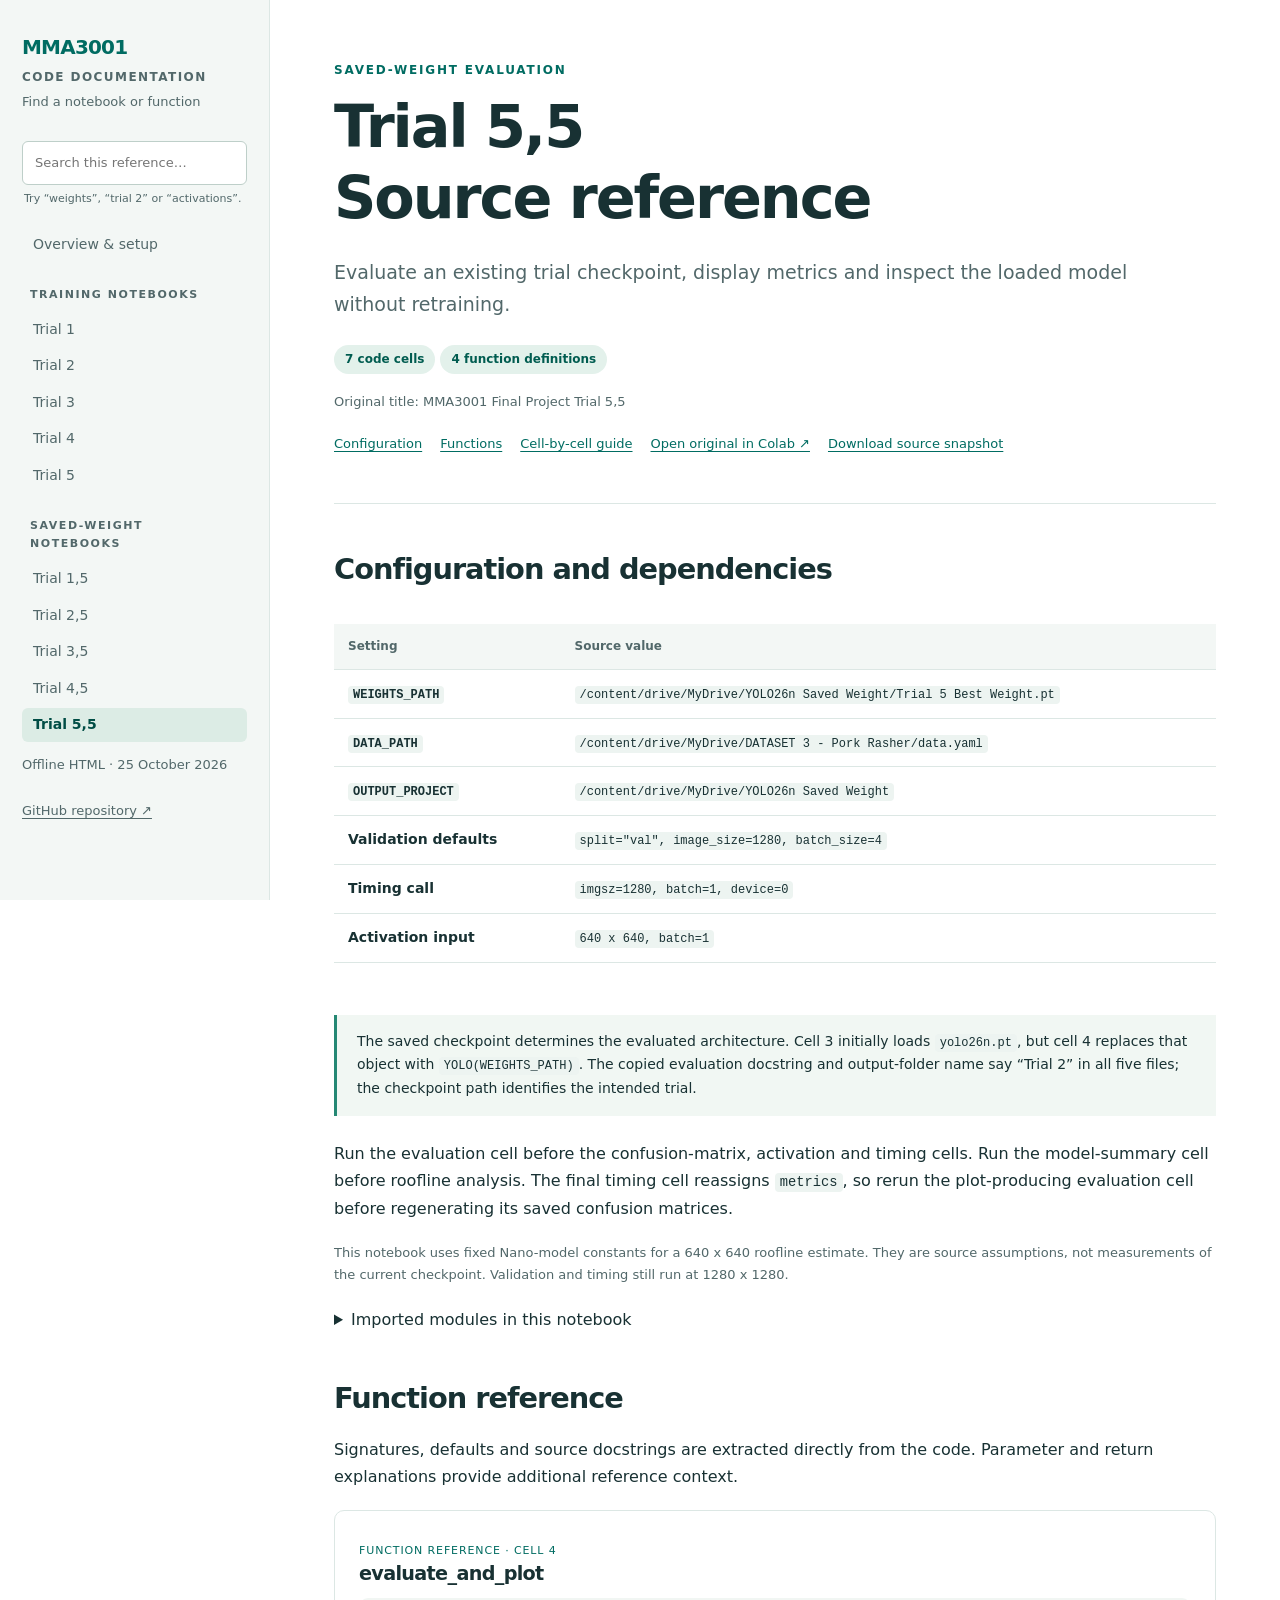
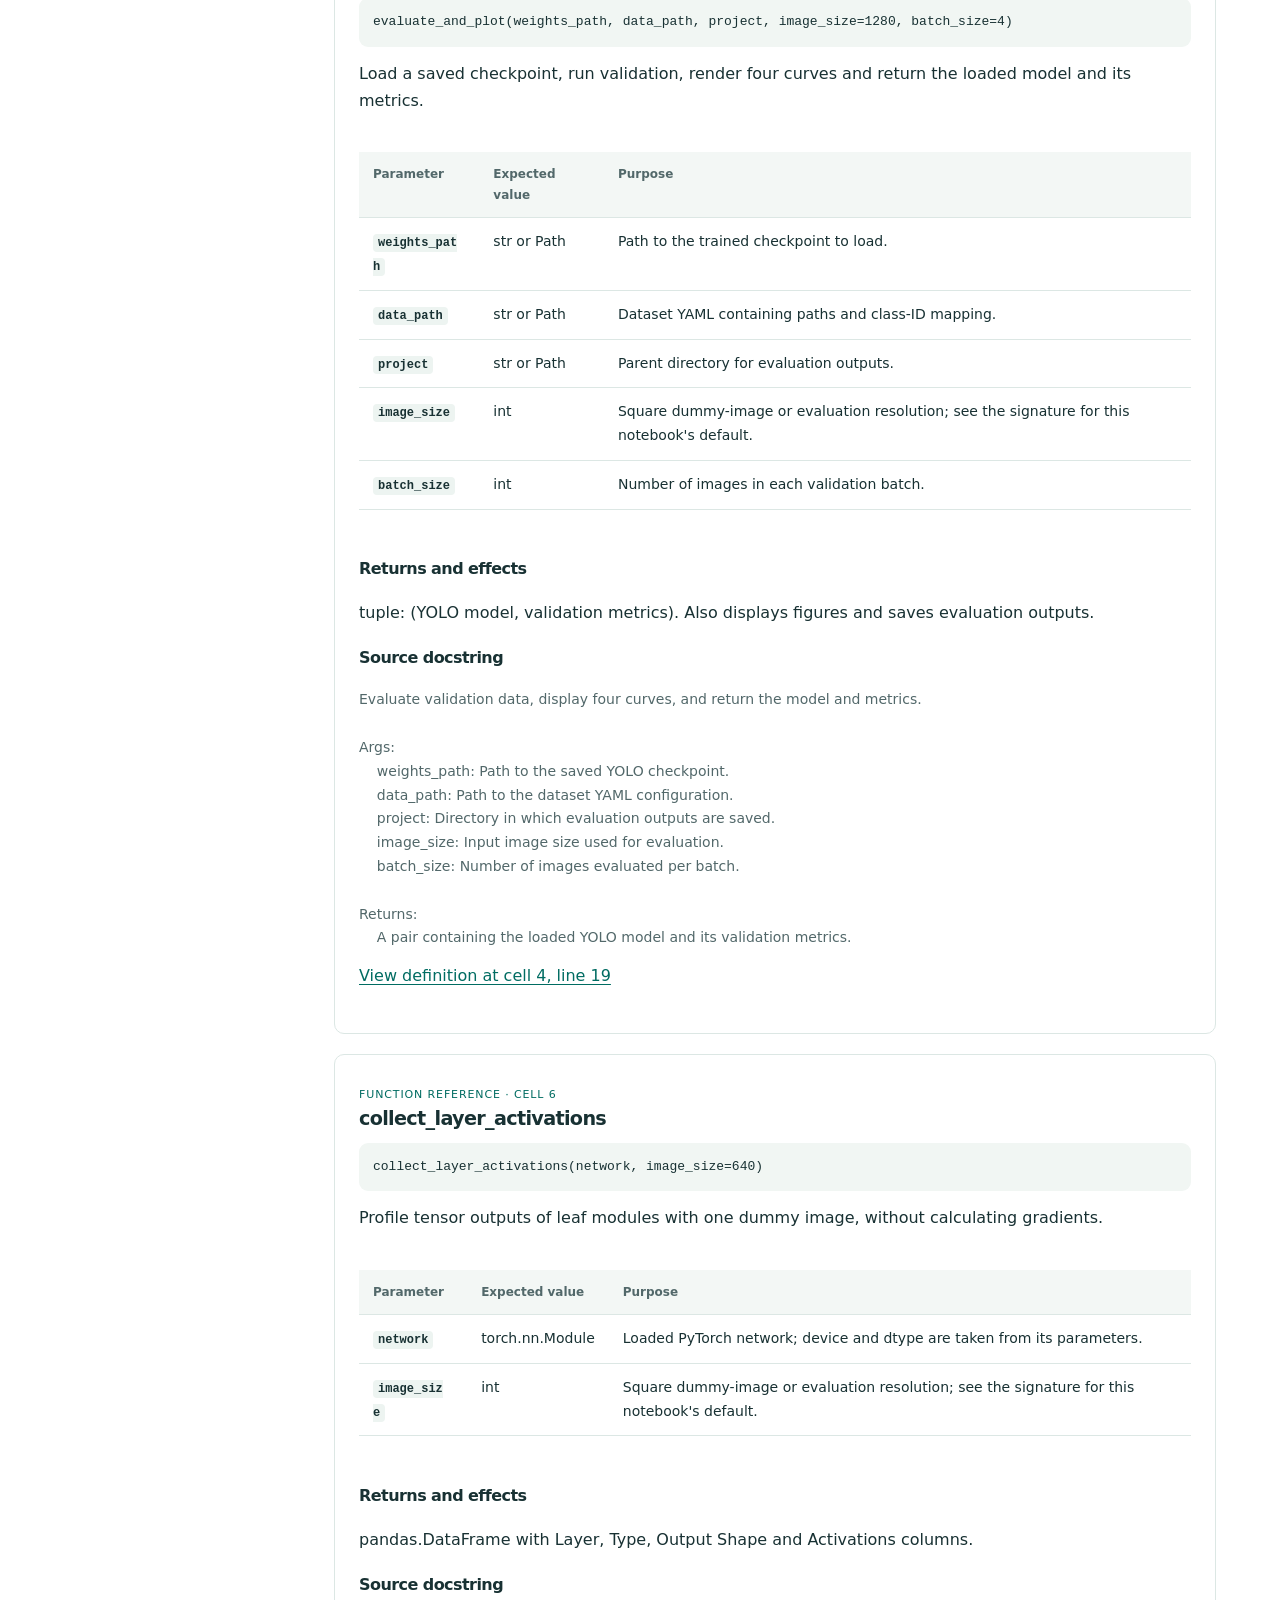
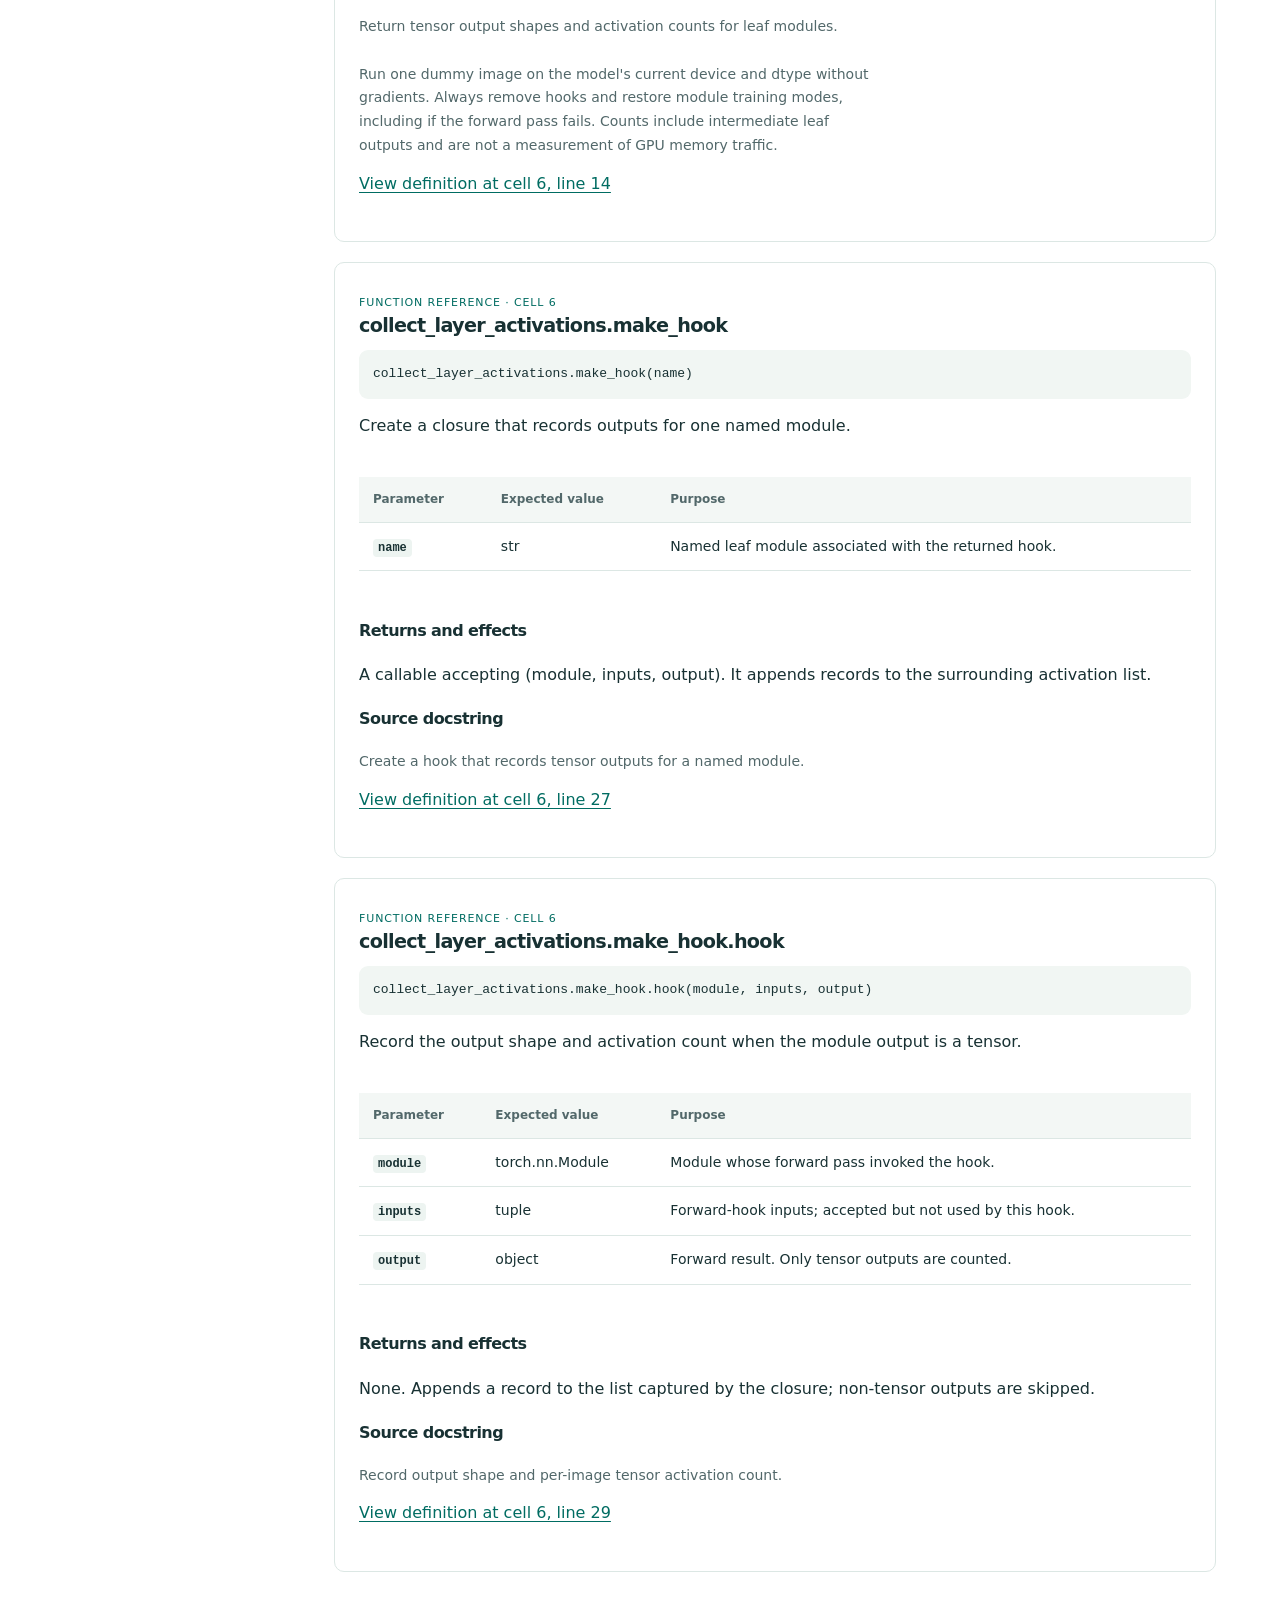
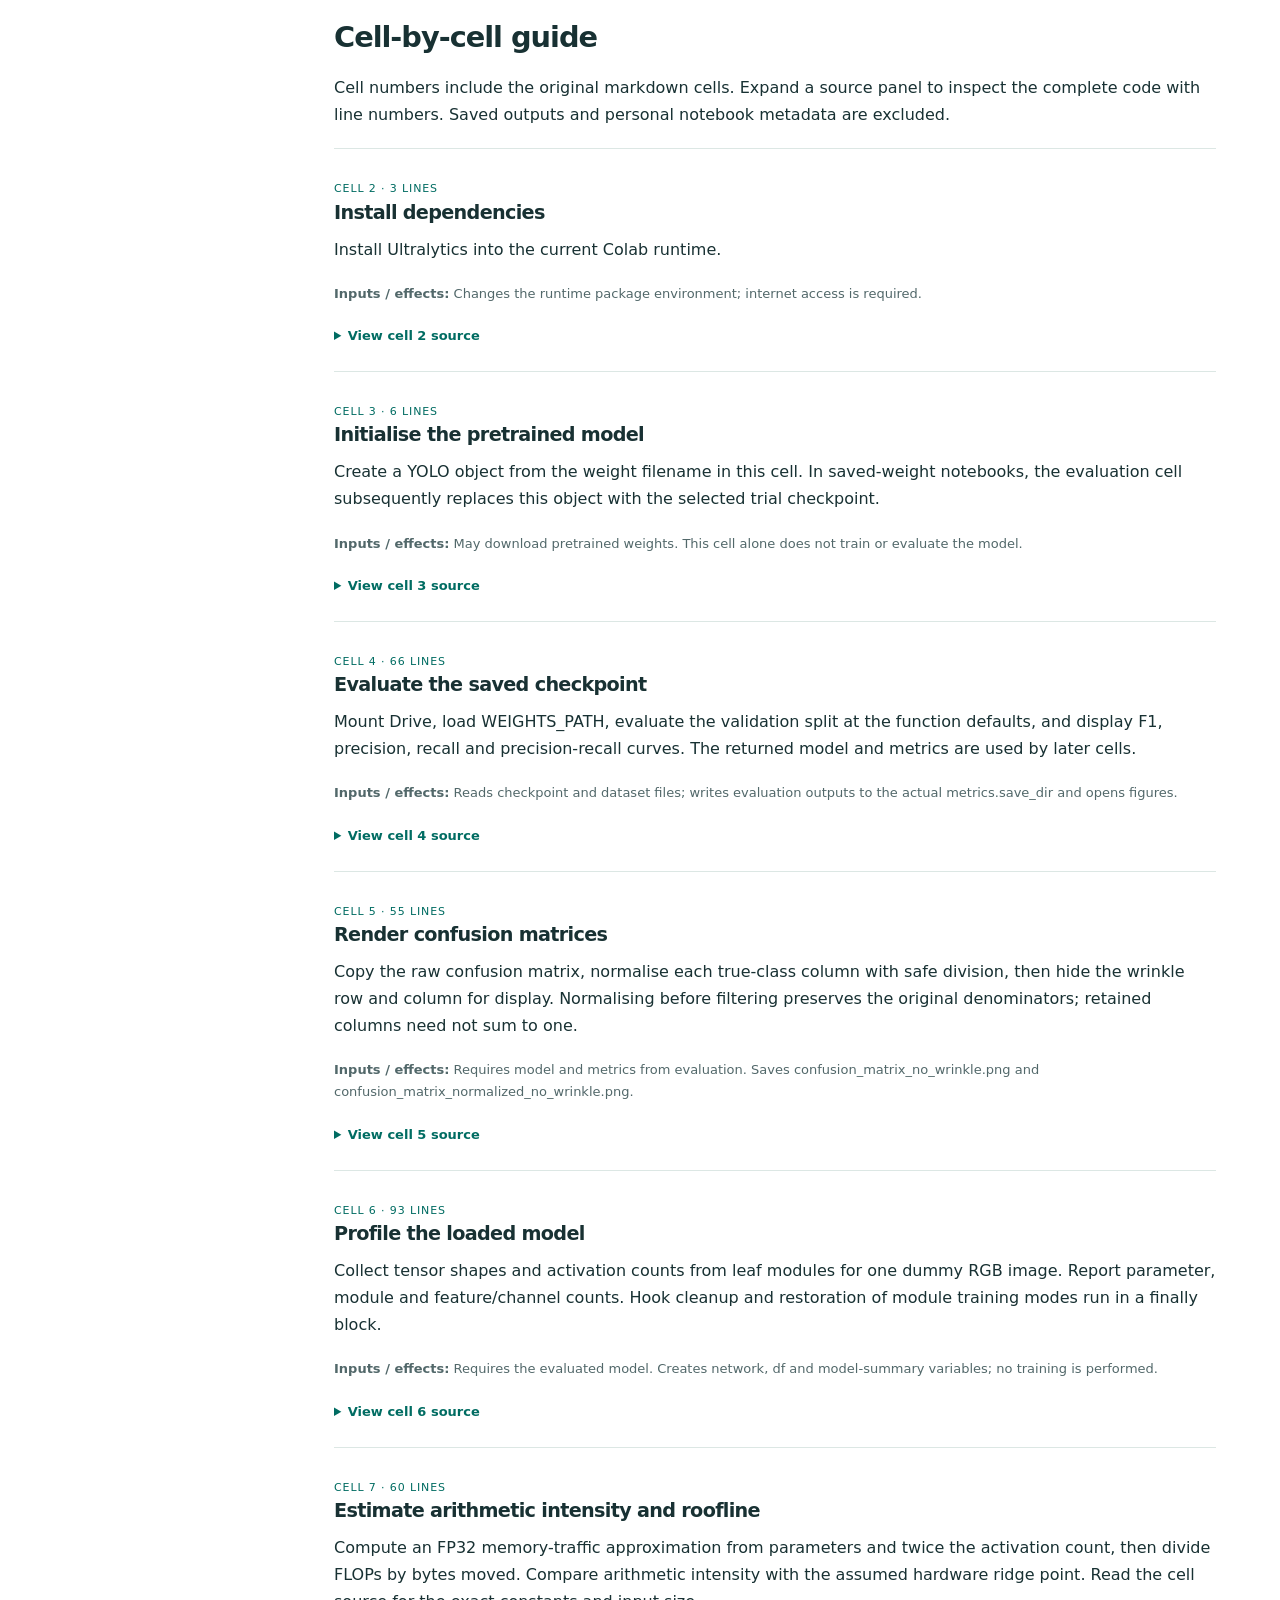
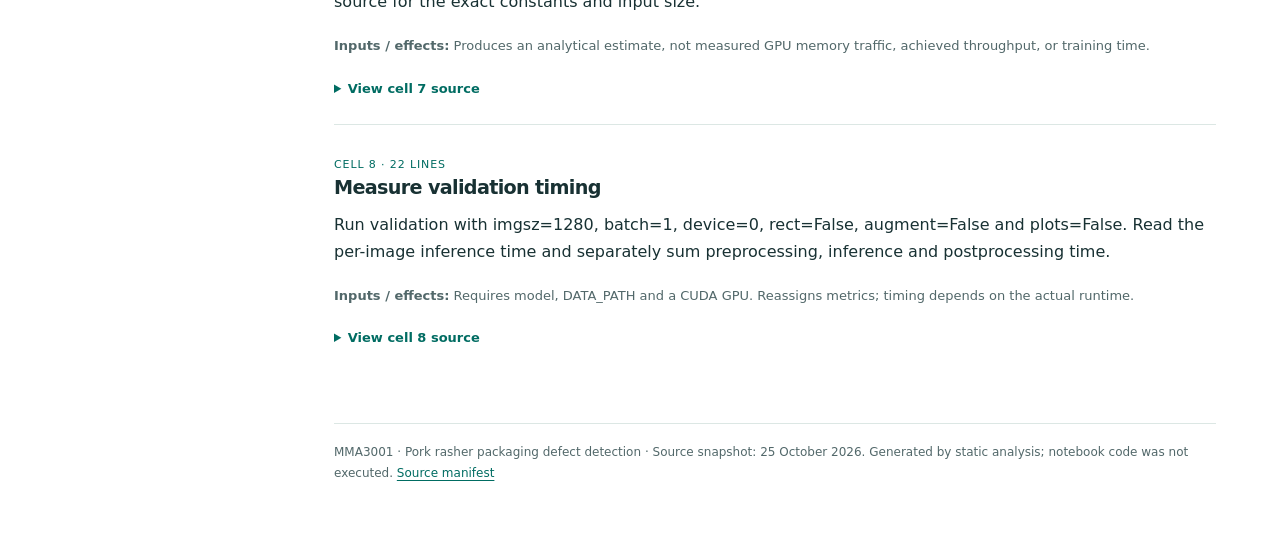
<file: docs/weights-trial-5.html>
<!doctype html>
<html lang="en"><head><meta charset="utf-8"><meta name="viewport" content="width=device-width,initial-scale=1"><meta name="description" content="MMA3001 trial notebook source documentation, setup and function reference."><title>Trial 5,5 | MMA3001 code reference</title><link rel="stylesheet" href="assets/style.css"><script src="assets/docs.js" defer></script></head>
<body><aside class="sidebar"><a class="brand" href="index.html">MMA3001<small>Code documentation</small></a><label for="search" class="small">Find a notebook or function</label><input class="search" id="search" type="search" placeholder="Search this reference…"><p class="searchhint">Try “weights”, “trial 2” or “activations”.</p><nav aria-label="Documentation"><a class="navlink" href="index.html">Overview &amp; setup</a><div class="navgroup">Training notebooks</div><a class="navlink" data-search="mma3001 final project trial 1 training notebooks make_hook make_hook.hook" href="training-trial-1.html">Trial 1</a><a class="navlink" data-search="mma3001 final project trial 2 training notebooks make_hook make_hook.hook" href="training-trial-2.html">Trial 2</a><a class="navlink" data-search="mma3001 final project trial 3 training notebooks make_hook make_hook.hook" href="training-trial-3.html">Trial 3</a><a class="navlink" data-search="mma3001 final project trial 4 training notebooks make_hook make_hook.hook" href="training-trial-4.html">Trial 4</a><a class="navlink" data-search="mma3001 final project trial 5 training notebooks make_hook make_hook.hook" href="training-trial-5.html">Trial 5</a><div class="navgroup">Saved-weight notebooks</div><a class="navlink" data-search="mma3001 final project trial 1,5 saved-weight notebooks evaluate_and_plot collect_layer_activations collect_layer_activations.make_hook collect_layer_activations.make_hook.hook" href="weights-trial-1.html">Trial 1,5</a><a class="navlink" data-search="mma3001 final project trial 2,5 saved-weight notebooks evaluate_and_plot collect_layer_activations collect_layer_activations.make_hook collect_layer_activations.make_hook.hook" href="weights-trial-2.html">Trial 2,5</a><a class="navlink" data-search="mma3001 final project trial 3,5 saved-weight notebooks evaluate_and_plot collect_layer_activations collect_layer_activations.make_hook collect_layer_activations.make_hook.hook" href="weights-trial-3.html">Trial 3,5</a><a class="navlink" data-search="mma3001 final project trial 4,5 saved-weight notebooks evaluate_and_plot collect_layer_activations collect_layer_activations.make_hook collect_layer_activations.make_hook.hook" href="weights-trial-4.html">Trial 4,5</a><a class="navlink active" data-search="mma3001 final project trial 5,5 saved-weight notebooks evaluate_and_plot collect_layer_activations collect_layer_activations.make_hook collect_layer_activations.make_hook.hook" href="weights-trial-5.html">Trial 5,5</a></nav><p class="small">Offline HTML · 25 October 2026</p><a class="small" href="https://github.com/Rafif-AA/MMA3001-Final-Project">GitHub repository ↗</a></aside><main><header class="hero"><div class="eyebrow">Saved-weight evaluation</div><h1>Trial 5,5<br>Source reference</h1><p class="lead">Evaluate an existing trial checkpoint, display metrics and inspect the loaded model without retraining.</p><span class="pill">7 code cells</span><span class="pill">4 function definitions</span><p class="small">Original title: MMA3001 Final Project Trial 5,5</p><div class="toc"><a href="#configuration">Configuration</a><a href="#functions">Functions</a><a href="#cells">Cell-by-cell guide</a><a href="https://colab.research.google.com/drive/101y4FjCBkRrwG2fxkkxQU56pHlxP9SJR">Open original in Colab ↗</a><a download href="source-notebooks/MMA3001_Final_Project_Trial_5_5.ipynb">Download source snapshot</a></div></header><h2 id="configuration">Configuration and dependencies</h2><div class="tablewrap"><table><thead><tr><th>Setting</th><th>Source value</th></tr></thead><tbody><tr><td><code>WEIGHTS_PATH</code></td><td><code>/content/drive/MyDrive/YOLO26n Saved Weight/Trial 5 Best Weight.pt</code></td></tr><tr><td><code>DATA_PATH</code></td><td><code>/content/drive/MyDrive/DATASET 3 - Pork Rasher/data.yaml</code></td></tr><tr><td><code>OUTPUT_PROJECT</code></td><td><code>/content/drive/MyDrive/YOLO26n Saved Weight</code></td></tr><tr><td>Validation defaults</td><td><code>split="val", image_size=1280, batch_size=4</code></td></tr><tr><td>Timing call</td><td><code>imgsz=1280, batch=1, device=0</code></td></tr><tr><td>Activation input</td><td><code>640 x 640, batch=1</code></td></tr></tbody></table></div><div class="notice">The saved checkpoint determines the evaluated architecture. Cell 3 initially loads <code>yolo26n.pt</code>, but cell 4 replaces that object with <code>YOLO(WEIGHTS_PATH)</code>. The copied evaluation docstring and output-folder name say “Trial 2” in all five files; the checkpoint path identifies the intended trial.</div><p>Run the evaluation cell before the confusion-matrix, activation and timing cells. Run the model-summary cell before roofline analysis. The final timing cell reassigns <code>metrics</code>, so rerun the plot-producing evaluation cell before regenerating its saved confusion matrices.</p><p class="small">This notebook uses fixed Nano-model constants for a 640 x 640 roofline estimate. They are source assumptions, not measurements of the current checkpoint. Validation and timing still run at 1280 x 1280.</p><details><summary>Imported modules in this notebook</summary><pre>from IPython.display import display
from PIL import Image
from google.colab import drive
from pathlib import Path
from ultralytics import YOLO
import matplotlib.pyplot as plt
import numpy as np
import pandas as pd
import seaborn as sns
import torch</pre></details><h2 id="functions">Function reference</h2><p>Signatures, defaults and source docstrings are extracted directly from the code. Parameter and return explanations provide additional reference context.</p><article class="api" id="function-4-evaluate_and_plot"><span class="badge">Function reference · cell 4</span><h3>evaluate_and_plot</h3><pre class="sig">evaluate_and_plot(weights_path, data_path, project, image_size=1280, batch_size=4)</pre><p>Load a saved checkpoint, run validation, render four curves and return the loaded model and its metrics.</p><div class="tablewrap"><table><thead><tr><th>Parameter</th><th>Expected value</th><th>Purpose</th></tr></thead><tbody><tr><td><code>weights_path</code></td><td>str or Path</td><td>Path to the trained checkpoint to load.</td></tr><tr><td><code>data_path</code></td><td>str or Path</td><td>Dataset YAML containing paths and class-ID mapping.</td></tr><tr><td><code>project</code></td><td>str or Path</td><td>Parent directory for evaluation outputs.</td></tr><tr><td><code>image_size</code></td><td>int</td><td>Square dummy-image or evaluation resolution; see the signature for this notebook&#x27;s default.</td></tr><tr><td><code>batch_size</code></td><td>int</td><td>Number of images in each validation batch.</td></tr></tbody></table></div><h4>Returns and effects</h4><p>tuple: (YOLO model, validation metrics). Also displays figures and saves evaluation outputs.</p><h4>Source docstring</h4><div class="docstring">Evaluate validation data, display four curves, and return the model and metrics.

Args:
    weights_path: Path to the saved YOLO checkpoint.
    data_path: Path to the dataset YAML configuration.
    project: Directory in which evaluation outputs are saved.
    image_size: Input image size used for evaluation.
    batch_size: Number of images evaluated per batch.

Returns:
    A pair containing the loaded YOLO model and its validation metrics.</div><p><a href="#cell-4-line-19">View definition at cell 4, line 19</a></p></article><article class="api" id="function-6-collect_layer_activations"><span class="badge">Function reference · cell 6</span><h3>collect_layer_activations</h3><pre class="sig">collect_layer_activations(network, image_size=640)</pre><p>Profile tensor outputs of leaf modules with one dummy image, without calculating gradients.</p><div class="tablewrap"><table><thead><tr><th>Parameter</th><th>Expected value</th><th>Purpose</th></tr></thead><tbody><tr><td><code>network</code></td><td>torch.nn.Module</td><td>Loaded PyTorch network; device and dtype are taken from its parameters.</td></tr><tr><td><code>image_size</code></td><td>int</td><td>Square dummy-image or evaluation resolution; see the signature for this notebook&#x27;s default.</td></tr></tbody></table></div><h4>Returns and effects</h4><p>pandas.DataFrame with Layer, Type, Output Shape and Activations columns.</p><h4>Source docstring</h4><div class="docstring">Return tensor output shapes and activation counts for leaf modules.

Run one dummy image on the model&#x27;s current device and dtype without
gradients. Always remove hooks and restore module training modes,
including if the forward pass fails. Counts include intermediate leaf
outputs and are not a measurement of GPU memory traffic.</div><p><a href="#cell-6-line-14">View definition at cell 6, line 14</a></p></article><article class="api" id="function-6-collect_layer_activations-make_hook"><span class="badge">Function reference · cell 6</span><h3>collect_layer_activations.make_hook</h3><pre class="sig">collect_layer_activations.make_hook(name)</pre><p>Create a closure that records outputs for one named module.</p><div class="tablewrap"><table><thead><tr><th>Parameter</th><th>Expected value</th><th>Purpose</th></tr></thead><tbody><tr><td><code>name</code></td><td>str</td><td>Named leaf module associated with the returned hook.</td></tr></tbody></table></div><h4>Returns and effects</h4><p>A callable accepting (module, inputs, output). It appends records to the surrounding activation list.</p><h4>Source docstring</h4><div class="docstring">Create a hook that records tensor outputs for a named module.</div><p><a href="#cell-6-line-27">View definition at cell 6, line 27</a></p></article><article class="api" id="function-6-collect_layer_activations-make_hook-hook"><span class="badge">Function reference · cell 6</span><h3>collect_layer_activations.make_hook.hook</h3><pre class="sig">collect_layer_activations.make_hook.hook(module, inputs, output)</pre><p>Record the output shape and activation count when the module output is a tensor.</p><div class="tablewrap"><table><thead><tr><th>Parameter</th><th>Expected value</th><th>Purpose</th></tr></thead><tbody><tr><td><code>module</code></td><td>torch.nn.Module</td><td>Module whose forward pass invoked the hook.</td></tr><tr><td><code>inputs</code></td><td>tuple</td><td>Forward-hook inputs; accepted but not used by this hook.</td></tr><tr><td><code>output</code></td><td>object</td><td>Forward result. Only tensor outputs are counted.</td></tr></tbody></table></div><h4>Returns and effects</h4><p>None. Appends a record to the list captured by the closure; non-tensor outputs are skipped.</p><h4>Source docstring</h4><div class="docstring">Record output shape and per-image tensor activation count.</div><p><a href="#cell-6-line-29">View definition at cell 6, line 29</a></p></article><h2 id="cells">Cell-by-cell guide</h2><p>Cell numbers include the original markdown cells. Expand a source panel to inspect the complete code with line numbers. Saved outputs and personal notebook metadata are excluded.</p><section class="cell" id="cell-2"><span class="badge">Cell 2 · 3 lines</span><h3>Install dependencies</h3><p>Install Ultralytics into the current Colab runtime.</p><p class="small"><b>Inputs / effects:</b> Changes the runtime package environment; internet access is required.</p><details><summary>View cell 2 source</summary><pre class="source"><code><span class="line" id="cell-2-line-1" data-line="1"><span class="s">&quot;&quot;&quot;Install Ultralytics in the current Colab runtime.&quot;&quot;&quot;</span></span><span class="line" id="cell-2-line-2" data-line="2"></span><span class="line" id="cell-2-line-3" data-line="3">!pip install ultralytics</span></code></pre></details></section><section class="cell" id="cell-3"><span class="badge">Cell 3 · 6 lines</span><h3>Initialise the pretrained model</h3><p>Create a YOLO object from the weight filename in this cell. In saved-weight notebooks, the evaluation cell subsequently replaces this object with the selected trial checkpoint.</p><p class="small"><b>Inputs / effects:</b> May download pretrained weights. This cell alone does not train or evaluate the model.</p><details><summary>View cell 3 source</summary><pre class="source"><code><span class="line" id="cell-3-line-1" data-line="1"><span class="s">&quot;&quot;&quot;Load the pretrained YOLO26n model.&quot;&quot;&quot;</span></span><span class="line" id="cell-3-line-2" data-line="2"></span><span class="line" id="cell-3-line-3" data-line="3"><span class="k">from</span> ultralytics <span class="k">import</span> YOLO</span><span class="line" id="cell-3-line-4" data-line="4"></span><span class="line" id="cell-3-line-5" data-line="5"><span class="c"># Load YOLO26n model</span></span><span class="line" id="cell-3-line-6" data-line="6">model = YOLO(<span class="s">&quot;yolo26n.pt&quot;</span>)</span></code></pre></details></section><section class="cell" id="cell-4"><span class="badge">Cell 4 · 66 lines</span><h3>Evaluate the saved checkpoint</h3><p>Mount Drive, load WEIGHTS_PATH, evaluate the validation split at the function defaults, and display F1, precision, recall and precision-recall curves. The returned model and metrics are used by later cells.</p><p class="small"><b>Inputs / effects:</b> Reads checkpoint and dataset files; writes evaluation outputs to the actual metrics.save_dir and opens figures.</p><details><summary>View cell 4 source</summary><pre class="source"><code><span class="line" id="cell-4-line-1" data-line="1"><span class="s">&quot;&quot;&quot;Evaluate the saved Trial 2 model and display its performance curves.</span></span><span class="line" id="cell-4-line-2" data-line="2"></span><span class="line" id="cell-4-line-3" data-line="3"><span class="s">Requires a mounted Google Drive containing the model weights and dataset.</span></span><span class="line" id="cell-4-line-4" data-line="4"><span class="s">Plots are loaded from the actual evaluation output directory.</span></span><span class="line" id="cell-4-line-5" data-line="5"><span class="s">&quot;&quot;&quot;</span></span><span class="line" id="cell-4-line-6" data-line="6"></span><span class="line" id="cell-4-line-7" data-line="7"><span class="k">from</span> pathlib <span class="k">import</span> Path</span><span class="line" id="cell-4-line-8" data-line="8"></span><span class="line" id="cell-4-line-9" data-line="9"><span class="k">import</span> matplotlib.pyplot <span class="k">as</span> plt</span><span class="line" id="cell-4-line-10" data-line="10"><span class="k">from</span> google.colab <span class="k">import</span> drive</span><span class="line" id="cell-4-line-11" data-line="11"><span class="k">from</span> PIL <span class="k">import</span> Image</span><span class="line" id="cell-4-line-12" data-line="12"><span class="k">from</span> ultralytics <span class="k">import</span> YOLO</span><span class="line" id="cell-4-line-13" data-line="13"></span><span class="line" id="cell-4-line-14" data-line="14">WEIGHTS_PATH = <span class="s">&quot;/content/drive/MyDrive/YOLO26n Saved Weight/Trial 5 Best Weight.pt&quot;</span></span><span class="line" id="cell-4-line-15" data-line="15">DATA_PATH = <span class="s">&quot;/content/drive/MyDrive/DATASET 3 - Pork Rasher/data.yaml&quot;</span></span><span class="line" id="cell-4-line-16" data-line="16">OUTPUT_PROJECT = <span class="s">&quot;/content/drive/MyDrive/YOLO26n Saved Weight&quot;</span></span><span class="line" id="cell-4-line-17" data-line="17"></span><span class="line" id="cell-4-line-18" data-line="18"></span><span class="line" id="cell-4-line-19" data-line="19"><span class="k">def</span> evaluate_and_plot(weights_path, data_path, project, image_size=<span class="n">1280</span>, batch_size=<span class="n">4</span>):</span><span class="line" id="cell-4-line-20" data-line="20">    <span class="s">&quot;&quot;&quot;Evaluate validation data, display four curves, and return the model and metrics.</span></span><span class="line" id="cell-4-line-21" data-line="21"></span><span class="line" id="cell-4-line-22" data-line="22"><span class="s">    Args:</span></span><span class="line" id="cell-4-line-23" data-line="23"><span class="s">        weights_path: Path to the saved YOLO checkpoint.</span></span><span class="line" id="cell-4-line-24" data-line="24"><span class="s">        data_path: Path to the dataset YAML configuration.</span></span><span class="line" id="cell-4-line-25" data-line="25"><span class="s">        project: Directory in which evaluation outputs are saved.</span></span><span class="line" id="cell-4-line-26" data-line="26"><span class="s">        image_size: Input image size used for evaluation.</span></span><span class="line" id="cell-4-line-27" data-line="27"><span class="s">        batch_size: Number of images evaluated per batch.</span></span><span class="line" id="cell-4-line-28" data-line="28"></span><span class="line" id="cell-4-line-29" data-line="29"><span class="s">    Returns:</span></span><span class="line" id="cell-4-line-30" data-line="30"><span class="s">        A pair containing the loaded YOLO model and its validation metrics.</span></span><span class="line" id="cell-4-line-31" data-line="31"><span class="s">    &quot;&quot;&quot;</span></span><span class="line" id="cell-4-line-32" data-line="32">    evaluated_model = YOLO(weights_path)</span><span class="line" id="cell-4-line-33" data-line="33">    evaluation = evaluated_model.val(</span><span class="line" id="cell-4-line-34" data-line="34">        data=data_path,</span><span class="line" id="cell-4-line-35" data-line="35">        split=<span class="s">&quot;val&quot;</span>,</span><span class="line" id="cell-4-line-36" data-line="36">        imgsz=image_size,</span><span class="line" id="cell-4-line-37" data-line="37">        batch=batch_size,</span><span class="line" id="cell-4-line-38" data-line="38">        plots=<span class="k">True</span>,</span><span class="line" id="cell-4-line-39" data-line="39">        project=project,</span><span class="line" id="cell-4-line-40" data-line="40">        name=<span class="s">&quot;Trial 2 Evaluation&quot;</span>,</span><span class="line" id="cell-4-line-41" data-line="41">    )</span><span class="line" id="cell-4-line-42" data-line="42">    results_dir = Path(evaluation.save_dir)</span><span class="line" id="cell-4-line-43" data-line="43">    plot_files = [</span><span class="line" id="cell-4-line-44" data-line="44">        (<span class="s">&quot;BoxF1_curve.png&quot;</span>, <span class="s">&quot;F1 Curve&quot;</span>),</span><span class="line" id="cell-4-line-45" data-line="45">        (<span class="s">&quot;BoxP_curve.png&quot;</span>, <span class="s">&quot;Precision Curve&quot;</span>),</span><span class="line" id="cell-4-line-46" data-line="46">        (<span class="s">&quot;BoxR_curve.png&quot;</span>, <span class="s">&quot;Recall Curve&quot;</span>),</span><span class="line" id="cell-4-line-47" data-line="47">        (<span class="s">&quot;BoxPR_curve.png&quot;</span>, <span class="s">&quot;Precision-Recall Curve&quot;</span>),</span><span class="line" id="cell-4-line-48" data-line="48">    ]</span><span class="line" id="cell-4-line-49" data-line="49">    fig, axes = plt.subplots(<span class="n">2</span>, <span class="n">2</span>, figsize=(<span class="n">16</span>, <span class="n">12</span>))</span><span class="line" id="cell-4-line-50" data-line="50">    <span class="k">for</span> ax, (filename, title) <span class="k">in</span> zip(axes.flat, plot_files):</span><span class="line" id="cell-4-line-51" data-line="51">        filepath = results_dir / filename</span><span class="line" id="cell-4-line-52" data-line="52">        <span class="k">if</span> filepath.is_file():</span><span class="line" id="cell-4-line-53" data-line="53">            <span class="k">with</span> Image.open(filepath) <span class="k">as</span> image:</span><span class="line" id="cell-4-line-54" data-line="54">                ax.imshow(image)</span><span class="line" id="cell-4-line-55" data-line="55">        <span class="k">else</span>:</span><span class="line" id="cell-4-line-56" data-line="56">            ax.text(<span class="n">0.5</span>, <span class="n">0.5</span>, f&quot;{filename}\nNot found&quot;, ha=<span class="s">&quot;center&quot;</span>, va=<span class="s">&quot;center&quot;</span>)</span><span class="line" id="cell-4-line-57" data-line="57">        ax.set_title(title, fontsize=<span class="n">14</span>, fontweight=<span class="s">&quot;bold&quot;</span>)</span><span class="line" id="cell-4-line-58" data-line="58">        ax.axis(<span class="s">&quot;off&quot;</span>)</span><span class="line" id="cell-4-line-59" data-line="59">    fig.tight_layout()</span><span class="line" id="cell-4-line-60" data-line="60">    plt.show()</span><span class="line" id="cell-4-line-61" data-line="61">    print(<span class="s">&quot;Evaluation plots saved to:&quot;</span>, results_dir)</span><span class="line" id="cell-4-line-62" data-line="62">    <span class="k">return</span> evaluated_model, evaluation</span><span class="line" id="cell-4-line-63" data-line="63"></span><span class="line" id="cell-4-line-64" data-line="64"></span><span class="line" id="cell-4-line-65" data-line="65">drive.mount(<span class="s">&quot;/content/drive&quot;</span>)</span><span class="line" id="cell-4-line-66" data-line="66">model, metrics = evaluate_and_plot(WEIGHTS_PATH, DATA_PATH, OUTPUT_PROJECT)</span></code></pre></details></section><section class="cell" id="cell-5"><span class="badge">Cell 5 · 55 lines</span><h3>Render confusion matrices</h3><p>Copy the raw confusion matrix, normalise each true-class column with safe division, then hide the wrinkle row and column for display. Normalising before filtering preserves the original denominators; retained columns need not sum to one.</p><p class="small"><b>Inputs / effects:</b> Requires model and metrics from evaluation. Saves confusion_matrix_no_wrinkle.png and confusion_matrix_normalized_no_wrinkle.png.</p><details><summary>View cell 5 source</summary><pre class="source"><code><span class="line" id="cell-5-line-1" data-line="1"><span class="s">&quot;&quot;&quot;Display and save confusion matrices.</span></span><span class="line" id="cell-5-line-2" data-line="2"></span><span class="line" id="cell-5-line-3" data-line="3"><span class="s">Normalize the full matrix before filtering to preserve original percentages.</span></span><span class="line" id="cell-5-line-4" data-line="4"><span class="s">Run the evaluation cell first to create model and metrics.</span></span><span class="line" id="cell-5-line-5" data-line="5"><span class="s">&quot;&quot;&quot;</span></span><span class="line" id="cell-5-line-6" data-line="6"></span><span class="line" id="cell-5-line-7" data-line="7"><span class="k">import</span> numpy <span class="k">as</span> np</span><span class="line" id="cell-5-line-8" data-line="8"><span class="k">import</span> matplotlib.pyplot <span class="k">as</span> plt</span><span class="line" id="cell-5-line-9" data-line="9"><span class="k">import</span> seaborn <span class="k">as</span> sns</span><span class="line" id="cell-5-line-10" data-line="10"><span class="k">from</span> pathlib <span class="k">import</span> Path</span><span class="line" id="cell-5-line-11" data-line="11"></span><span class="line" id="cell-5-line-12" data-line="12">cm = np.asarray(metrics.confusion_matrix.matrix).copy()</span><span class="line" id="cell-5-line-13" data-line="13">labels = [model.names[i] <span class="k">for</span> i <span class="k">in</span> range(len(model.names))]</span><span class="line" id="cell-5-line-14" data-line="14">labels += [<span class="s">&quot;background&quot;</span>]</span><span class="line" id="cell-5-line-15" data-line="15"></span><span class="line" id="cell-5-line-16" data-line="16">keep = [</span><span class="line" id="cell-5-line-17" data-line="17">    i <span class="k">for</span> i, name <span class="k">in</span> enumerate(labels)</span><span class="line" id="cell-5-line-18" data-line="18">    <span class="k">if</span> name.strip().lower() != <span class="s">&quot;wrinkle&quot;</span></span><span class="line" id="cell-5-line-19" data-line="19">]</span><span class="line" id="cell-5-line-20" data-line="20">visible_labels = [labels[i] <span class="k">for</span> i <span class="k">in</span> keep]</span><span class="line" id="cell-5-line-21" data-line="21"></span><span class="line" id="cell-5-line-22" data-line="22"><span class="c"># Preserve the original percentages before removing the row/column</span></span><span class="line" id="cell-5-line-23" data-line="23">totals = cm.sum(axis=<span class="n">0</span>, keepdims=<span class="k">True</span>)</span><span class="line" id="cell-5-line-24" data-line="24">normalized = np.divide(</span><span class="line" id="cell-5-line-25" data-line="25">    cm, totals,</span><span class="line" id="cell-5-line-26" data-line="26">    out=np.zeros_like(cm, dtype=float),</span><span class="line" id="cell-5-line-27" data-line="27">    where=totals != <span class="n">0</span></span><span class="line" id="cell-5-line-28" data-line="28">)</span><span class="line" id="cell-5-line-29" data-line="29"></span><span class="line" id="cell-5-line-30" data-line="30"><span class="k">for</span> values, title, filename, fmt <span class="k">in</span> [</span><span class="line" id="cell-5-line-31" data-line="31">    (cm.astype(int), <span class="s">&quot;Confusion Matrix&quot;</span>,</span><span class="line" id="cell-5-line-32" data-line="32">     <span class="s">&quot;confusion_matrix_no_wrinkle.png&quot;</span>, <span class="s">&quot;d&quot;</span>),</span><span class="line" id="cell-5-line-33" data-line="33">    (normalized, <span class="s">&quot;Normalized Confusion Matrix&quot;</span>,</span><span class="line" id="cell-5-line-34" data-line="34">     <span class="s">&quot;confusion_matrix_normalized_no_wrinkle.png&quot;</span>, <span class="s">&quot;.2f&quot;</span>)</span><span class="line" id="cell-5-line-35" data-line="35">]:</span><span class="line" id="cell-5-line-36" data-line="36">    filtered = values[np.ix_(keep, keep)]</span><span class="line" id="cell-5-line-37" data-line="37"></span><span class="line" id="cell-5-line-38" data-line="38">    fig, ax = plt.subplots(figsize=(<span class="n">9</span>, <span class="n">7</span>))</span><span class="line" id="cell-5-line-39" data-line="39">    sns.heatmap(</span><span class="line" id="cell-5-line-40" data-line="40">        filtered, annot=<span class="k">True</span>, fmt=fmt, cmap=<span class="s">&quot;Blues&quot;</span>,</span><span class="line" id="cell-5-line-41" data-line="41">        mask=filtered == <span class="n">0</span>, vmin=<span class="n">0</span>,</span><span class="line" id="cell-5-line-42" data-line="42">        vmax=<span class="n">1</span> <span class="k">if</span> fmt == <span class="s">&quot;.2f&quot;</span> <span class="k">else</span> <span class="k">None</span>,</span><span class="line" id="cell-5-line-43" data-line="43">        xticklabels=visible_labels,</span><span class="line" id="cell-5-line-44" data-line="44">        yticklabels=visible_labels,</span><span class="line" id="cell-5-line-45" data-line="45">        ax=ax</span><span class="line" id="cell-5-line-46" data-line="46">    )</span><span class="line" id="cell-5-line-47" data-line="47">    ax.set(title=title, xlabel=<span class="s">&quot;True&quot;</span>, ylabel=<span class="s">&quot;Predicted&quot;</span>)</span><span class="line" id="cell-5-line-48" data-line="48">    plt.xticks(rotation=<span class="n">45</span>, ha=<span class="s">&quot;right&quot;</span>)</span><span class="line" id="cell-5-line-49" data-line="49">    plt.yticks(rotation=<span class="n">0</span>)</span><span class="line" id="cell-5-line-50" data-line="50">    plt.tight_layout()</span><span class="line" id="cell-5-line-51" data-line="51">    fig.savefig(</span><span class="line" id="cell-5-line-52" data-line="52">        Path(metrics.save_dir) / filename,</span><span class="line" id="cell-5-line-53" data-line="53">        dpi=<span class="n">200</span>, bbox_inches=<span class="s">&quot;tight&quot;</span></span><span class="line" id="cell-5-line-54" data-line="54">    )</span><span class="line" id="cell-5-line-55" data-line="55">    plt.show()</span></code></pre></details></section><section class="cell" id="cell-6"><span class="badge">Cell 6 · 93 lines</span><h3>Profile the loaded model</h3><p>Collect tensor shapes and activation counts from leaf modules for one dummy RGB image. Report parameter, module and feature/channel counts. Hook cleanup and restoration of module training modes run in a finally block.</p><p class="small"><b>Inputs / effects:</b> Requires the evaluated model. Creates network, df and model-summary variables; no training is performed.</p><details><summary>View cell 6 source</summary><pre class="source"><code><span class="line" id="cell-6-line-1" data-line="1"><span class="s">&quot;&quot;&quot;Summarize the loaded YOLO model and measure its activations.</span></span><span class="line" id="cell-6-line-2" data-line="2"></span><span class="line" id="cell-6-line-3" data-line="3"><span class="s">Run the evaluation cell first to load the saved model. This cell defines</span></span><span class="line" id="cell-6-line-4" data-line="4"><span class="s">network and creates its own activation table; no earlier profiling cell is</span></span><span class="line" id="cell-6-line-5" data-line="5"><span class="s">required. Counts describe the current loaded model, which may be fused or</span></span><span class="line" id="cell-6-line-6" data-line="6"><span class="s">frozen after evaluation. Gradient flags do not indicate training history.</span></span><span class="line" id="cell-6-line-7" data-line="7"><span class="s">&quot;&quot;&quot;</span></span><span class="line" id="cell-6-line-8" data-line="8"></span><span class="line" id="cell-6-line-9" data-line="9"><span class="k">import</span> pandas <span class="k">as</span> pd</span><span class="line" id="cell-6-line-10" data-line="10"><span class="k">import</span> torch</span><span class="line" id="cell-6-line-11" data-line="11"><span class="k">from</span> IPython.display <span class="k">import</span> display</span><span class="line" id="cell-6-line-12" data-line="12"></span><span class="line" id="cell-6-line-13" data-line="13"></span><span class="line" id="cell-6-line-14" data-line="14"><span class="k">def</span> collect_layer_activations(network, image_size=<span class="n">640</span>):</span><span class="line" id="cell-6-line-15" data-line="15">    <span class="s">&quot;&quot;&quot;Return tensor output shapes and activation counts for leaf modules.</span></span><span class="line" id="cell-6-line-16" data-line="16"></span><span class="line" id="cell-6-line-17" data-line="17"><span class="s">    Run one dummy image on the model&#x27;s current device and dtype without</span></span><span class="line" id="cell-6-line-18" data-line="18"><span class="s">    gradients. Always remove hooks and restore module training modes,</span></span><span class="line" id="cell-6-line-19" data-line="19"><span class="s">    including if the forward pass fails. Counts include intermediate leaf</span></span><span class="line" id="cell-6-line-20" data-line="20"><span class="s">    outputs and are not a measurement of GPU memory traffic.</span></span><span class="line" id="cell-6-line-21" data-line="21"><span class="s">    &quot;&quot;&quot;</span></span><span class="line" id="cell-6-line-22" data-line="22">    rows = []</span><span class="line" id="cell-6-line-23" data-line="23">    handles = []</span><span class="line" id="cell-6-line-24" data-line="24">    modes = [(module, module.training) <span class="k">for</span> module <span class="k">in</span> network.modules()]</span><span class="line" id="cell-6-line-25" data-line="25">    reference = next(network.parameters())</span><span class="line" id="cell-6-line-26" data-line="26"></span><span class="line" id="cell-6-line-27" data-line="27">    <span class="k">def</span> make_hook(name):</span><span class="line" id="cell-6-line-28" data-line="28">        <span class="s">&quot;&quot;&quot;Create a hook that records tensor outputs for a named module.&quot;&quot;&quot;</span></span><span class="line" id="cell-6-line-29" data-line="29">        <span class="k">def</span> hook(module, inputs, output):</span><span class="line" id="cell-6-line-30" data-line="30">            <span class="s">&quot;&quot;&quot;Record output shape and per-image tensor activation count.&quot;&quot;&quot;</span></span><span class="line" id="cell-6-line-31" data-line="31">            <span class="k">if</span> isinstance(output, torch.Tensor):</span><span class="line" id="cell-6-line-32" data-line="32">                rows.append({</span><span class="line" id="cell-6-line-33" data-line="33">                    <span class="s">&quot;Layer&quot;</span>: name,</span><span class="line" id="cell-6-line-34" data-line="34">                    <span class="s">&quot;Type&quot;</span>: type(module).__name__,</span><span class="line" id="cell-6-line-35" data-line="35">                    <span class="s">&quot;Output Shape&quot;</span>: tuple(output.shape),</span><span class="line" id="cell-6-line-36" data-line="36">                    <span class="s">&quot;Activations&quot;</span>: output.numel(),  <span class="c"># Dummy batch size is one.</span></span><span class="line" id="cell-6-line-37" data-line="37">                })</span><span class="line" id="cell-6-line-38" data-line="38">        <span class="k">return</span> hook</span><span class="line" id="cell-6-line-39" data-line="39"></span><span class="line" id="cell-6-line-40" data-line="40">    <span class="k">try</span>:</span><span class="line" id="cell-6-line-41" data-line="41">        network.eval()</span><span class="line" id="cell-6-line-42" data-line="42">        <span class="k">for</span> name, module <span class="k">in</span> network.named_modules():</span><span class="line" id="cell-6-line-43" data-line="43">            <span class="k">if</span> name <span class="k">and</span> <span class="k">not</span> list(module.children()):</span><span class="line" id="cell-6-line-44" data-line="44">                handles.append(module.register_forward_hook(make_hook(name)))</span><span class="line" id="cell-6-line-45" data-line="45">        dummy_input = torch.zeros(</span><span class="line" id="cell-6-line-46" data-line="46">            (<span class="n">1</span>, <span class="n">3</span>, image_size, image_size),</span><span class="line" id="cell-6-line-47" data-line="47">            device=reference.device,</span><span class="line" id="cell-6-line-48" data-line="48">            dtype=reference.dtype,</span><span class="line" id="cell-6-line-49" data-line="49">        )</span><span class="line" id="cell-6-line-50" data-line="50">        <span class="k">with</span> torch.no_grad():</span><span class="line" id="cell-6-line-51" data-line="51">            network(dummy_input)</span><span class="line" id="cell-6-line-52" data-line="52">    <span class="k">finally</span>:</span><span class="line" id="cell-6-line-53" data-line="53">        <span class="k">for</span> handle <span class="k">in</span> handles:</span><span class="line" id="cell-6-line-54" data-line="54">            handle.remove()</span><span class="line" id="cell-6-line-55" data-line="55">        <span class="k">for</span> module, was_training <span class="k">in</span> modes:</span><span class="line" id="cell-6-line-56" data-line="56">            module.training = was_training</span><span class="line" id="cell-6-line-57" data-line="57"></span><span class="line" id="cell-6-line-58" data-line="58">    <span class="k">return</span> pd.DataFrame(rows, columns=[</span><span class="line" id="cell-6-line-59" data-line="59">        <span class="s">&quot;Layer&quot;</span>, <span class="s">&quot;Type&quot;</span>, <span class="s">&quot;Output Shape&quot;</span>, <span class="s">&quot;Activations&quot;</span></span><span class="line" id="cell-6-line-60" data-line="60">    ])</span><span class="line" id="cell-6-line-61" data-line="61"></span><span class="line" id="cell-6-line-62" data-line="62"></span><span class="line" id="cell-6-line-63" data-line="63"><span class="k">if</span> <span class="s">&quot;model&quot;</span> <span class="k">not</span> <span class="k">in</span> globals():</span><span class="line" id="cell-6-line-64" data-line="64">    <span class="k">raise</span> RuntimeError(<span class="s">&quot;Run the evaluation cell first to load the saved YOLO model.&quot;</span>)</span><span class="line" id="cell-6-line-65" data-line="65"></span><span class="line" id="cell-6-line-66" data-line="66">network = model.model</span><span class="line" id="cell-6-line-67" data-line="67">df = collect_layer_activations(network, image_size=<span class="n">640</span>)</span><span class="line" id="cell-6-line-68" data-line="68"></span><span class="line" id="cell-6-line-69" data-line="69">total_params = sum(parameter.numel() <span class="k">for</span> parameter <span class="k">in</span> network.parameters())</span><span class="line" id="cell-6-line-70" data-line="70">tuned_params = sum(</span><span class="line" id="cell-6-line-71" data-line="71">    parameter.numel() <span class="k">for</span> parameter <span class="k">in</span> network.parameters()</span><span class="line" id="cell-6-line-72" data-line="72">    <span class="k">if</span> parameter.requires_grad</span><span class="line" id="cell-6-line-73" data-line="73">)</span><span class="line" id="cell-6-line-74" data-line="74">total_layers = sum(<span class="n">1</span> <span class="k">for</span> _ <span class="k">in</span> network.modules())</span><span class="line" id="cell-6-line-75" data-line="75">total_neurons = sum(</span><span class="line" id="cell-6-line-76" data-line="76">    getattr(module, <span class="s">&quot;out_channels&quot;</span>, getattr(module, <span class="s">&quot;out_features&quot;</span>, <span class="n">0</span>))</span><span class="line" id="cell-6-line-77" data-line="77">    <span class="k">for</span> module <span class="k">in</span> network.modules()</span><span class="line" id="cell-6-line-78" data-line="78">)</span><span class="line" id="cell-6-line-79" data-line="79">total_activations = int(df[<span class="s">&quot;Activations&quot;</span>].sum())</span><span class="line" id="cell-6-line-80" data-line="80"></span><span class="line" id="cell-6-line-81" data-line="81">display(df)</span><span class="line" id="cell-6-line-82" data-line="82">print(<span class="s">&quot;=&quot;</span> * <span class="n">62</span>)</span><span class="line" id="cell-6-line-83" data-line="83">print(<span class="s">&quot;YOLO26n LOADED MODEL SUMMARY&quot;</span>)</span><span class="line" id="cell-6-line-84" data-line="84">print(<span class="s">&quot;=&quot;</span> * <span class="n">62</span>)</span><span class="line" id="cell-6-line-85" data-line="85"><span class="k">for</span> label, value <span class="k">in</span> [</span><span class="line" id="cell-6-line-86" data-line="86">    (<span class="s">&quot;Modules (including containers)&quot;</span>, total_layers),</span><span class="line" id="cell-6-line-87" data-line="87">    (<span class="s">&quot;Output channels/features (sum)&quot;</span>, total_neurons),</span><span class="line" id="cell-6-line-88" data-line="88">    (<span class="s">&quot;Recorded activations (640x640)&quot;</span>, total_activations),</span><span class="line" id="cell-6-line-89" data-line="89">    (<span class="s">&quot;Total parameters&quot;</span>, total_params),</span><span class="line" id="cell-6-line-90" data-line="90">    (<span class="s">&quot;Parameters requiring gradients&quot;</span>, tuned_params),</span><span class="line" id="cell-6-line-91" data-line="91">]:</span><span class="line" id="cell-6-line-92" data-line="92">    print(f&quot;{label + <span class="s">&#x27;:&#x27;</span>:&lt;42} {value:,}&quot;)</span><span class="line" id="cell-6-line-93" data-line="93">print(<span class="s">&quot;=&quot;</span> * <span class="n">62</span>)</span></code></pre></details></section><section class="cell" id="cell-7"><span class="badge">Cell 7 · 60 lines</span><h3>Estimate arithmetic intensity and roofline</h3><p>Compute an FP32 memory-traffic approximation from parameters and twice the activation count, then divide FLOPs by bytes moved. Compare arithmetic intensity with the assumed hardware ridge point. Read the cell source for the exact constants and input size.</p><p class="small"><b>Inputs / effects:</b> Produces an analytical estimate, not measured GPU memory traffic, achieved throughput, or training time.</p><details><summary>View cell 7 source</summary><pre class="source"><code><span class="line" id="cell-7-line-1" data-line="1"><span class="s">&quot;&quot;&quot;Estimate the model&#x27;s FP32 roofline using Colab G4 GPU specifications.</span></span><span class="line" id="cell-7-line-2" data-line="2"></span><span class="line" id="cell-7-line-3" data-line="3"><span class="s">Reference GPU: NVIDIA RTX PRO 6000 Blackwell Server Edition (one full GPU).</span></span><span class="line" id="cell-7-line-4" data-line="4"><span class="s">Use Google&#x27;s G4 FP32 CUDA-core peak and NVIDIA&#x27;s memory bandwidth:</span></span><span class="line" id="cell-7-line-5" data-line="5"><span class="s">https://docs.cloud.google.com/compute/docs/gpus</span></span><span class="line" id="cell-7-line-6" data-line="6"><span class="s">https://www.nvidia.com/en-us/data-center/rtx-pro-6000-blackwell-server-edition/</span></span><span class="line" id="cell-7-line-7" data-line="7"></span><span class="line" id="cell-7-line-8" data-line="8"><span class="s">The FLOP count and activation count below describe the existing 640x640,</span></span><span class="line" id="cell-7-line-9" data-line="9"><span class="s">single-image model estimate. Activation reads/writes approximate memory</span></span><span class="line" id="cell-7-line-10" data-line="10"><span class="s">traffic; they do not measure GPU DRAM traffic or training performance.</span></span><span class="line" id="cell-7-line-11" data-line="11"><span class="s">The reference does not change the Colab runtime or require a connected GPU.</span></span><span class="line" id="cell-7-line-12" data-line="12"><span class="s">&quot;&quot;&quot;</span></span><span class="line" id="cell-7-line-13" data-line="13"></span><span class="line" id="cell-7-line-14" data-line="14"><span class="c"># Existing model workload estimate: one 640x640 image, FP32 (4 bytes/value).</span></span><span class="line" id="cell-7-line-15" data-line="15">total_flops = <span class="n">5.4e9</span></span><span class="line" id="cell-7-line-16" data-line="16">total_params = <span class="n">2_535_830</span></span><span class="line" id="cell-7-line-17" data-line="17">total_activations = <span class="n">63_685_600</span></span><span class="line" id="cell-7-line-18" data-line="18">bytes_per_param = <span class="n">4</span></span><span class="line" id="cell-7-line-19" data-line="19">bytes_per_activation = <span class="n">4</span></span><span class="line" id="cell-7-line-20" data-line="20"></span><span class="line" id="cell-7-line-21" data-line="21">param_memory = total_params * bytes_per_param</span><span class="line" id="cell-7-line-22" data-line="22">activation_memory = total_activations * bytes_per_activation * <span class="n">2</span></span><span class="line" id="cell-7-line-23" data-line="23">total_memory_accessed_bytes = param_memory + activation_memory</span><span class="line" id="cell-7-line-24" data-line="24">arithmetic_intensity = total_flops / total_memory_accessed_bytes</span><span class="line" id="cell-7-line-25" data-line="25"></span><span class="line" id="cell-7-line-26" data-line="26"><span class="c"># Decimal SI units: 1 TFLOP/s = 10^12 FLOP/s; 1 GB/s = 10^9 bytes/s.</span></span><span class="line" id="cell-7-line-27" data-line="27"><span class="c"># Use FP32 CUDA-core throughput to match the FP32 workload assumption.</span></span><span class="line" id="cell-7-line-28" data-line="28">reference_gpu = <span class="s">&quot;Colab G4 - NVIDIA RTX PRO 6000 Blackwell Server Edition&quot;</span></span><span class="line" id="cell-7-line-29" data-line="29">peak_fp32_tflops = <span class="n">117.0</span></span><span class="line" id="cell-7-line-30" data-line="30">memory_bandwidth_gb_s = <span class="n">1597.0</span></span><span class="line" id="cell-7-line-31" data-line="31">peak_fp32_flops_s = peak_fp32_tflops * <span class="n">1e12</span></span><span class="line" id="cell-7-line-32" data-line="32">memory_bandwidth_bytes_s = memory_bandwidth_gb_s * <span class="n">1e9</span></span><span class="line" id="cell-7-line-33" data-line="33"></span><span class="line" id="cell-7-line-34" data-line="34"><span class="c"># Roofline ridge point = peak compute throughput / peak memory bandwidth.</span></span><span class="line" id="cell-7-line-35" data-line="35">ridge_point = peak_fp32_flops_s / memory_bandwidth_bytes_s</span><span class="line" id="cell-7-line-36" data-line="36">bandwidth_roof_flops_s = arithmetic_intensity * memory_bandwidth_bytes_s</span><span class="line" id="cell-7-line-37" data-line="37">estimated_roofline_flops_s = min(peak_fp32_flops_s, bandwidth_roof_flops_s)</span><span class="line" id="cell-7-line-38" data-line="38">bound_type = (</span><span class="line" id="cell-7-line-39" data-line="39">    <span class="s">&quot;MEMORY-BANDWIDTH-LIMITED&quot;</span> <span class="k">if</span> arithmetic_intensity &lt; ridge_point</span><span class="line" id="cell-7-line-40" data-line="40">    <span class="k">else</span> <span class="s">&quot;COMPUTE-LIMITED&quot;</span></span><span class="line" id="cell-7-line-41" data-line="41">)</span><span class="line" id="cell-7-line-42" data-line="42"></span><span class="line" id="cell-7-line-43" data-line="43">print(<span class="s">&quot;=&quot;</span> * <span class="n">76</span>)</span><span class="line" id="cell-7-line-44" data-line="44">print(<span class="s">&quot;ARITHMETIC INTENSITY AND G4 REFERENCE ROOFLINE (FP32 ESTIMATE)&quot;</span>)</span><span class="line" id="cell-7-line-45" data-line="45">print(<span class="s">&quot;=&quot;</span> * <span class="n">76</span>)</span><span class="line" id="cell-7-line-46" data-line="46">print(f&quot;Reference GPU:              {reference_gpu}&quot;)</span><span class="line" id="cell-7-line-47" data-line="47">print(f&quot;Reference FP32 peak:        {peak_fp32_tflops:.1f} TFLOP/s&quot;)</span><span class="line" id="cell-7-line-48" data-line="48">print(f&quot;Reference memory bandwidth: {memory_bandwidth_gb_s:.0f} GB/s&quot;)</span><span class="line" id="cell-7-line-49" data-line="49">print(f&quot;Model FLOPs per image:      {total_flops / <span class="n">1e9</span>:.2f} GFLOPs&quot;)</span><span class="line" id="cell-7-line-50" data-line="50">print(f&quot;Parameter memory:           {param_memory / <span class="n">1024</span>**<span class="n">2</span>:.2f} MiB&quot;)</span><span class="line" id="cell-7-line-51" data-line="51">print(f&quot;Activation read/write:      {activation_memory / <span class="n">1024</span>**<span class="n">2</span>:.2f} MiB&quot;)</span><span class="line" id="cell-7-line-52" data-line="52">print(f&quot;Estimated memory traffic:   {total_memory_accessed_bytes / <span class="n">1024</span>**<span class="n">2</span>:.2f} MiB&quot;)</span><span class="line" id="cell-7-line-53" data-line="53">print(f&quot;Arithmetic intensity:       {arithmetic_intensity:.4f} FLOPs/byte&quot;)</span><span class="line" id="cell-7-line-54" data-line="54">print(f&quot;G4 reference ridge point:   {ridge_point:.2f} FLOPs/byte&quot;)</span><span class="line" id="cell-7-line-55" data-line="55">print(f&quot;Idealized roofline ceiling: {estimated_roofline_flops_s / <span class="n">1e12</span>:.2f} TFLOP/s&quot;)</span><span class="line" id="cell-7-line-56" data-line="56">print(<span class="s">&quot;-&quot;</span> * <span class="n">76</span>)</span><span class="line" id="cell-7-line-57" data-line="57">print(f&quot;Estimated regime under these assumptions: {bound_type}&quot;)</span><span class="line" id="cell-7-line-58" data-line="58">print(<span class="s">&quot;This is a theoretical FP32 reference, not measured GPU performance.&quot;</span>)</span><span class="line" id="cell-7-line-59" data-line="59">print(<span class="s">&quot;The 640x640 workload estimate does not describe 1280x1280 training.&quot;</span>)</span><span class="line" id="cell-7-line-60" data-line="60">print(<span class="s">&quot;=&quot;</span> * <span class="n">76</span>)</span></code></pre></details></section><section class="cell" id="cell-8"><span class="badge">Cell 8 · 22 lines</span><h3>Measure validation timing</h3><p>Run validation with imgsz=1280, batch=1, device=0, rect=False, augment=False and plots=False. Read the per-image inference time and separately sum preprocessing, inference and postprocessing time.</p><p class="small"><b>Inputs / effects:</b> Requires model, DATA_PATH and a CUDA GPU. Reassigns metrics; timing depends on the actual runtime.</p><details><summary>View cell 8 source</summary><pre class="source"><code><span class="line" id="cell-8-line-1" data-line="1"><span class="s">&quot;&quot;&quot;</span></span><span class="line" id="cell-8-line-2" data-line="2"><span class="s">Evaluate the YOLO model and report average detection time per image.</span></span><span class="line" id="cell-8-line-3" data-line="3"><span class="s">&quot;&quot;&quot;</span></span><span class="line" id="cell-8-line-4" data-line="4"></span><span class="line" id="cell-8-line-5" data-line="5">metrics = model.val(</span><span class="line" id="cell-8-line-6" data-line="6">    data=DATA_PATH,</span><span class="line" id="cell-8-line-7" data-line="7">    split=<span class="s">&quot;val&quot;</span>,</span><span class="line" id="cell-8-line-8" data-line="8">    imgsz=<span class="n">1280</span>,</span><span class="line" id="cell-8-line-9" data-line="9">    batch=<span class="n">1</span>,</span><span class="line" id="cell-8-line-10" data-line="10">    device=<span class="n">0</span>,</span><span class="line" id="cell-8-line-11" data-line="11">    rect=<span class="k">False</span>,</span><span class="line" id="cell-8-line-12" data-line="12">    augment=<span class="k">False</span>,</span><span class="line" id="cell-8-line-13" data-line="13">    plots=<span class="k">False</span>,</span><span class="line" id="cell-8-line-14" data-line="14">)</span><span class="line" id="cell-8-line-15" data-line="15"></span><span class="line" id="cell-8-line-16" data-line="16">speed = metrics.speed</span><span class="line" id="cell-8-line-17" data-line="17">processing_ms = sum(</span><span class="line" id="cell-8-line-18" data-line="18">    speed[key] <span class="k">for</span> key <span class="k">in</span> (<span class="s">&quot;preprocess&quot;</span>, <span class="s">&quot;inference&quot;</span>, <span class="s">&quot;postprocess&quot;</span>)</span><span class="line" id="cell-8-line-19" data-line="19">)</span><span class="line" id="cell-8-line-20" data-line="20"></span><span class="line" id="cell-8-line-21" data-line="21">print(f&quot;Inference: {speed[<span class="s">&#x27;inference&#x27;</span>]:.2f} ms/image&quot;)</span><span class="line" id="cell-8-line-22" data-line="22">print(f&quot;Preprocessing + inference + postprocessing: {processing_ms:.2f} ms/image&quot;)</span></code></pre></details></section><footer class="footer">MMA3001 · Pork rasher packaging defect detection · Source snapshot: 25 October 2026. Generated by static analysis; notebook code was not executed. <a href="source-notebooks/manifest.json">Source manifest</a></footer></main></body></html>
</file>
<file: docs/assets/style.css>
:root{--ink:#183133;--muted:#52686a;--teal:#006c62;--line:#dce7e4;--paper:#fff;--soft:#f3f7f5;--mono:#edf4f1}*{box-sizing:border-box}html{scroll-behavior:smooth;scroll-padding-top:28px}body{margin:0;background:var(--paper);color:var(--ink);font:16px/1.7 system-ui,-apple-system,BlinkMacSystemFont,"Segoe UI",sans-serif}a{color:var(--teal);text-underline-offset:3px}a:hover{text-decoration-thickness:2px}h1,h2,h3,h4{line-height:1.2;letter-spacing:-.035em}h1{font-size:clamp(2.3rem,4.6vw,3.8rem);font-weight:700;max-width:900px;margin:12px 0 22px}h2{font-size:1.8rem;margin:48px 0 20px}h3{font-size:1.2rem;margin:24px 0 12px}p{margin:12px 0 20px}code,pre{font-family:Consolas,"Liberation Mono",monospace;font-size:.86em}code{background:var(--mono);padding:2px 5px;border-radius:4px;overflow-wrap:anywhere}pre{white-space:pre-wrap;overflow-wrap:anywhere;background:#f5f8f6;border:1px solid var(--line);padding:18px;border-radius:9px;line-height:1.6}pre code{padding:0;background:none;font-size:1em}.sidebar{position:fixed;inset:0 auto 0 0;width:270px;background:var(--soft);border-right:1px solid var(--line);padding:30px 22px;overflow:auto}.brand{display:block;font-size:20px;font-weight:750;text-decoration:none;letter-spacing:-.04em}.brand small{display:block;color:var(--muted);font-size:12px;letter-spacing:.12em;text-transform:uppercase;margin-top:3px}.navgroup{font-size:11px;text-transform:uppercase;letter-spacing:.14em;margin:24px 8px 8px;color:var(--muted);font-weight:700}.navlink{display:block;padding:7px 11px;margin:3px 0;border-radius:6px;color:var(--muted);text-decoration:none;font-size:14px;line-height:1.4}.navlink.active{background:#dcece5;color:#004d45;font-weight:700}.search{width:100%;font:inherit;font-size:13px;padding:10px 12px;border:1px solid #becfc9;border-radius:6px;background:white;margin-top:26px}.search:focus{outline:2px solid #238b7e;outline-offset:2px}.searchhint{font-size:11px;color:var(--muted);margin:5px 2px 20px}main{margin-left:270px;padding:48px clamp(24px,5vw,78px) 64px;max-width:1500px}.eyebrow{color:var(--teal);font-size:12px;text-transform:uppercase;letter-spacing:.15em;font-weight:750}.lead{font-size:19px;color:var(--muted);max-width:800px}.hero{padding:12px 0 30px;border-bottom:1px solid var(--line)}.pill{display:inline-block;background:#e3f1eb;color:#005c50;font-size:12px;font-weight:650;border-radius:99px;padding:4px 11px;margin:5px 5px 5px 0}.stats{display:grid;grid-template-columns:repeat(3,minmax(0,1fr));gap:14px;margin:28px 0}.stat{border:1px solid var(--line);border-radius:10px;padding:20px;background:var(--soft)}.stat strong{font-size:32px;display:block;line-height:1.2;color:var(--teal)}.stat span{font-size:13px;color:var(--muted)}.grid{display:grid;grid-template-columns:repeat(2,minmax(0,1fr));gap:18px}.card{border:1px solid var(--line);border-radius:10px;padding:22px}.card h3{margin:7px 0 10px}.card p{font-size:14px;color:var(--muted);margin:0 0 14px}.card a{font-weight:650}.meta{font-size:12px;color:var(--muted)}.notice{background:#f1f7f3;border-left:3px solid #258874;padding:15px 20px;margin:24px 0;font-size:14px}.tablewrap{overflow-x:auto}table{width:100%;border-collapse:collapse;margin:18px 0 28px;text-align:left;font-size:14px}th{background:var(--soft);font-size:12px;color:var(--muted);font-weight:700}th,td{padding:12px 14px;border-bottom:1px solid var(--line);vertical-align:top}td code{font-size:12px}td:first-child{font-weight:550}ul,ol{padding-left:24px}li{margin:7px 0}.toc{display:flex;flex-wrap:wrap;gap:8px 18px;margin:18px 0}.toc a{font-size:13px}.api{border:1px solid var(--line);border-radius:10px;padding:24px;margin:20px 0}.api h3{margin:0 0 10px;overflow-wrap:anywhere}.docstring{white-space:pre-wrap;color:var(--muted);font-size:14px}.small{font-size:13px;color:var(--muted)}.cell{border-top:1px solid var(--line);padding:24px 0}.cell h3{margin:0 0 12px}.cell summary{cursor:pointer;color:var(--teal);font-size:13px;font-weight:650}.cell details{margin-top:14px}.source{white-space:pre;overflow-x:auto;overflow-wrap:normal;padding:14px 0;counter-reset:line;max-height:620px;overflow-y:auto}.source .line{display:block;min-width:max-content;padding-right:20px;line-height:1.65}.source .line:before{content:attr(data-line);display:inline-block;text-align:right;width:40px;margin-right:20px;color:#778b83;user-select:none}.source .line:target{background:#dcefe5}.k{color:#77418d;font-weight:650}.s{color:#046b53}.c{color:#637c72;font-style:italic}.n{color:#a45114}.sig{background:#f1f6f3;border:0;padding:14px;font-size:13px}.empty{display:none}.footer{border-top:1px solid var(--line);margin-top:50px;padding-top:18px;font-size:12px;color:var(--muted)}.workflow{display:grid;grid-template-columns:repeat(3,1fr);gap:14px}.workflow div{border-top:3px solid var(--teal);padding:13px 0}.workflow b{display:block}.badge{font-size:11px;text-transform:uppercase;letter-spacing:.08em;color:var(--teal)}button{font:inherit}[hidden]{display:none!important}a:focus-visible,summary:focus-visible{outline:2px solid var(--teal);outline-offset:3px}@media(max-width:950px){.sidebar{position:relative;width:auto;padding:18px 24px;border-right:0;border-bottom:1px solid var(--line)}.sidebar nav{display:flex;flex-wrap:wrap;gap:4px}.navgroup{width:100%;margin:10px 0 3px}.navlink{padding:5px 9px}.search{margin-top:15px;max-width:460px}.searchhint{margin-bottom:12px}main{margin-left:0;padding-top:28px}.stats{margin:20px 0}.hero{padding-top:0}}@media(max-width:600px){main{padding:24px 18px 40px}.grid,.workflow{grid-template-columns:1fr}.stats{gap:8px}.stat{padding:13px 10px}.stat strong{font-size:25px}.stat span{font-size:11px}.api{padding:16px}th,td{padding:10px}h2{font-size:1.5rem}}@media print{.sidebar,.search,.toc{display:none}main{margin:0;padding:10px}.source{max-height:none;font-size:10px}.card,.api{break-inside:avoid}a{color:inherit}}
</file>
